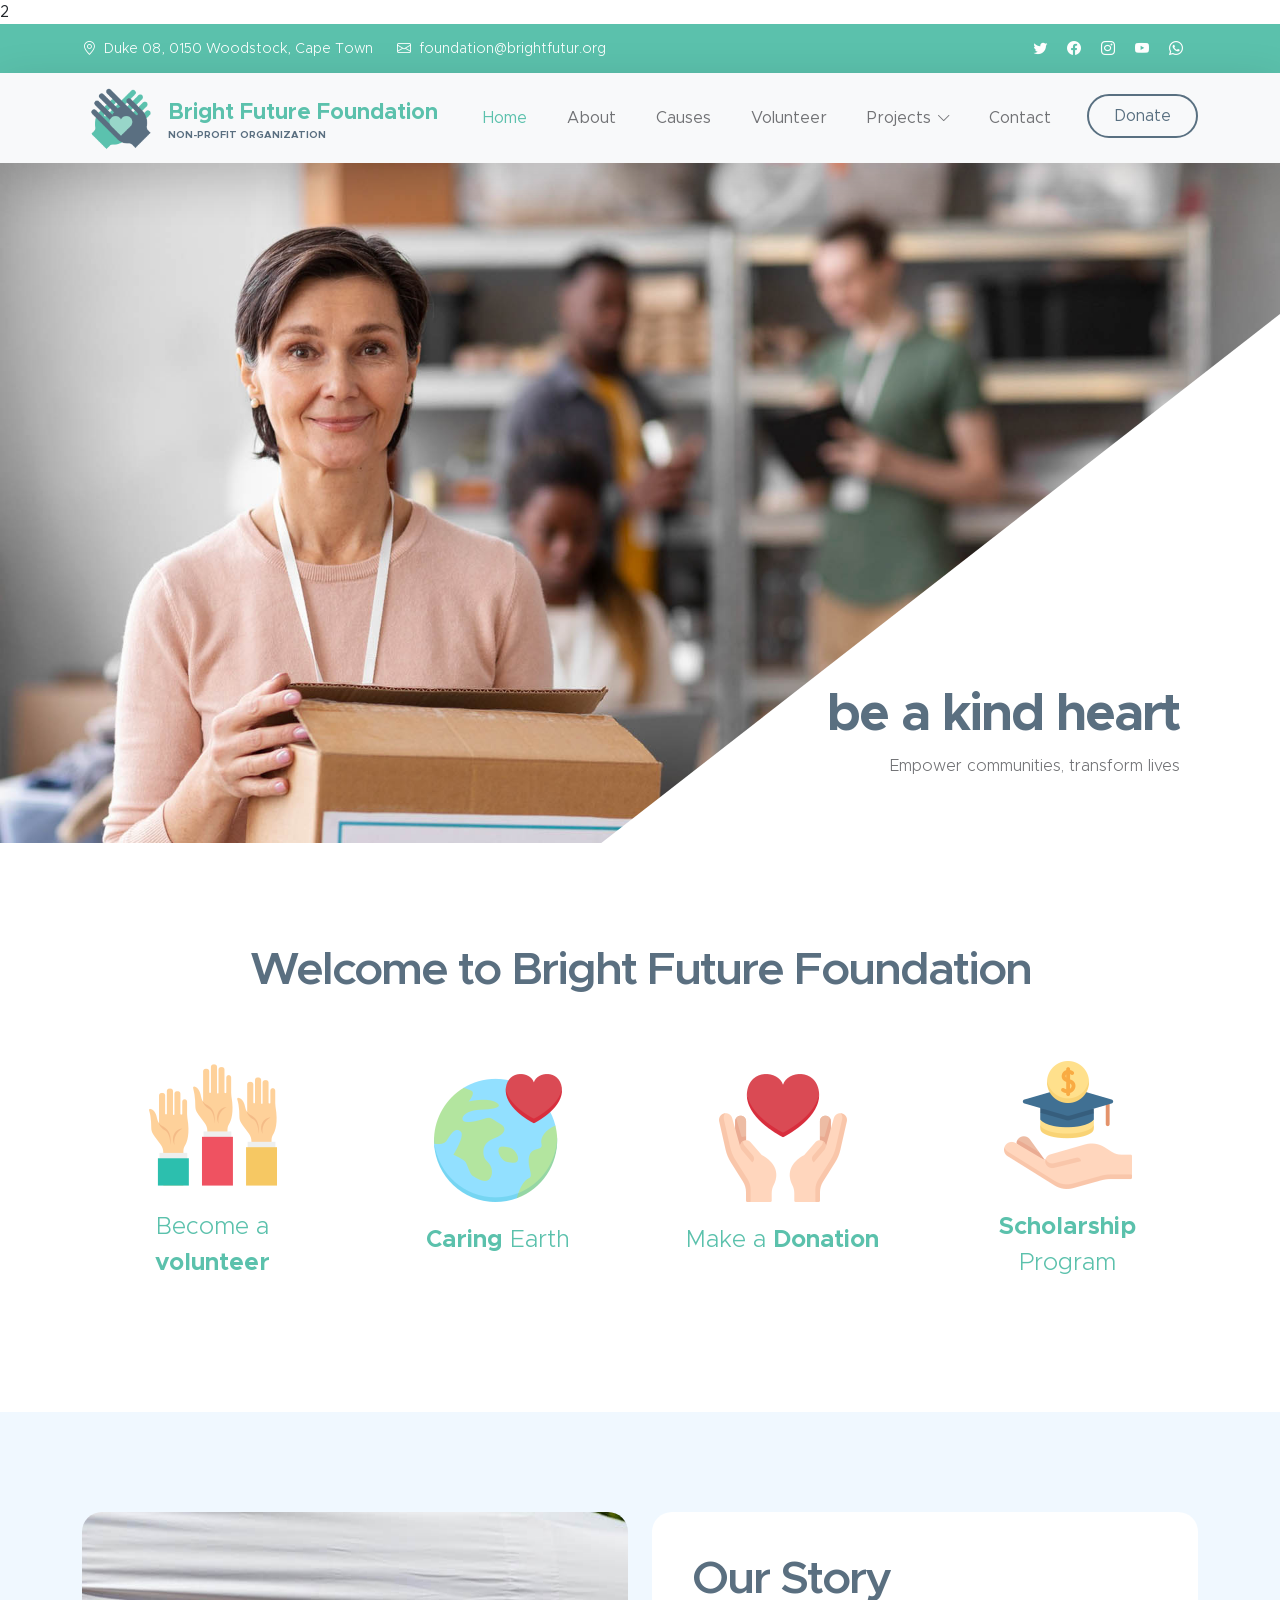
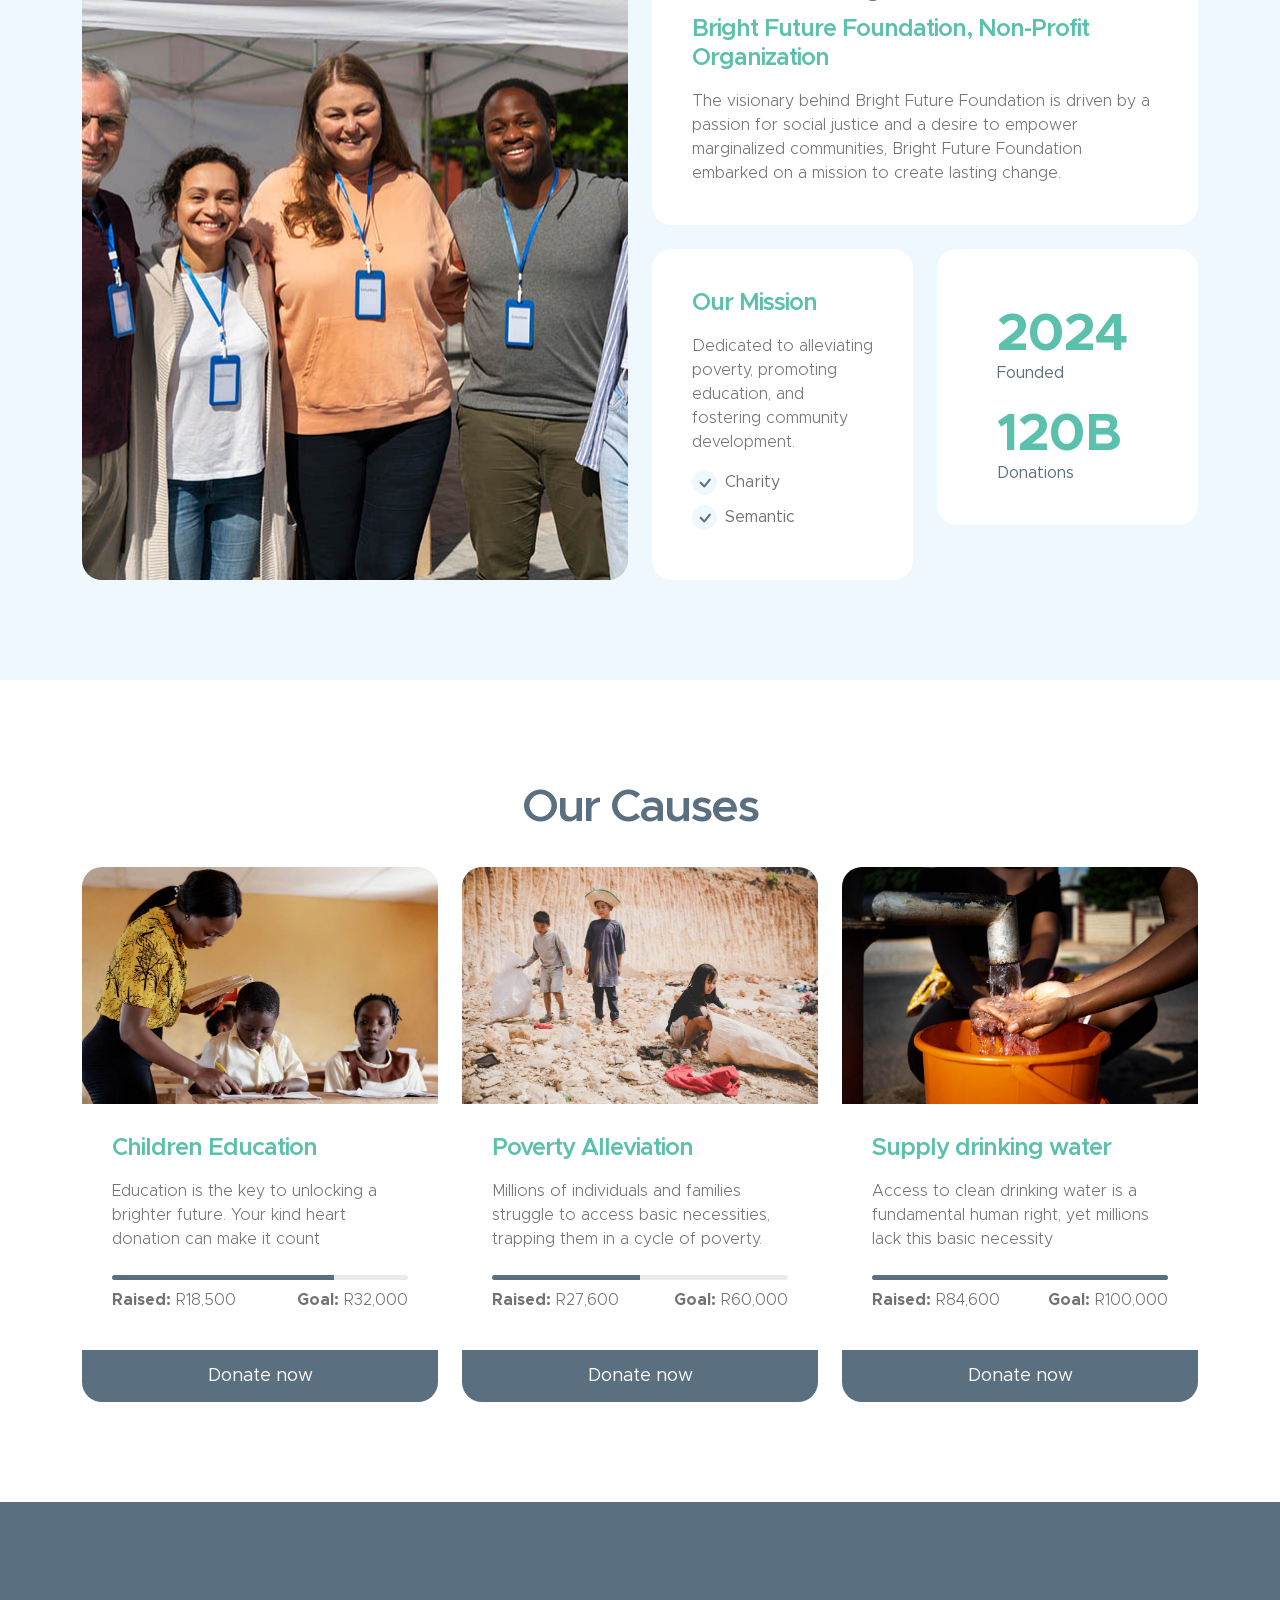
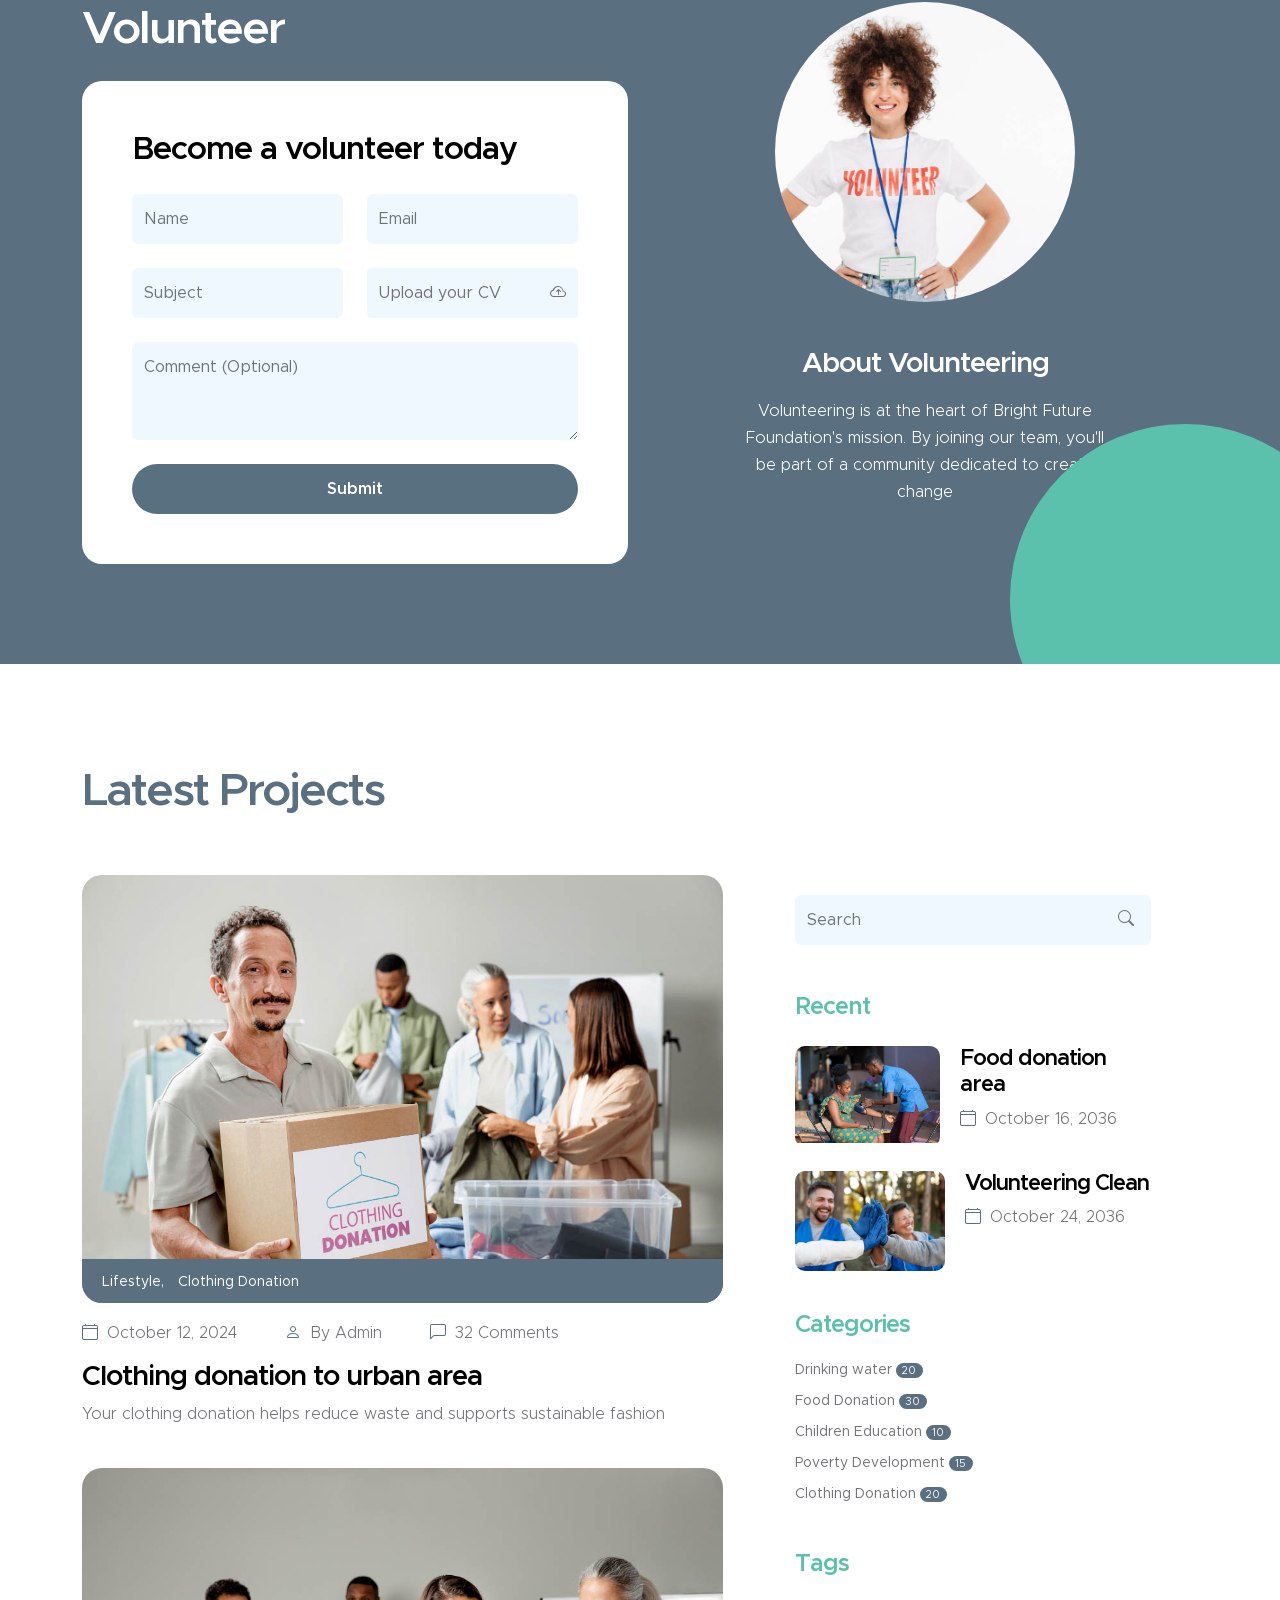
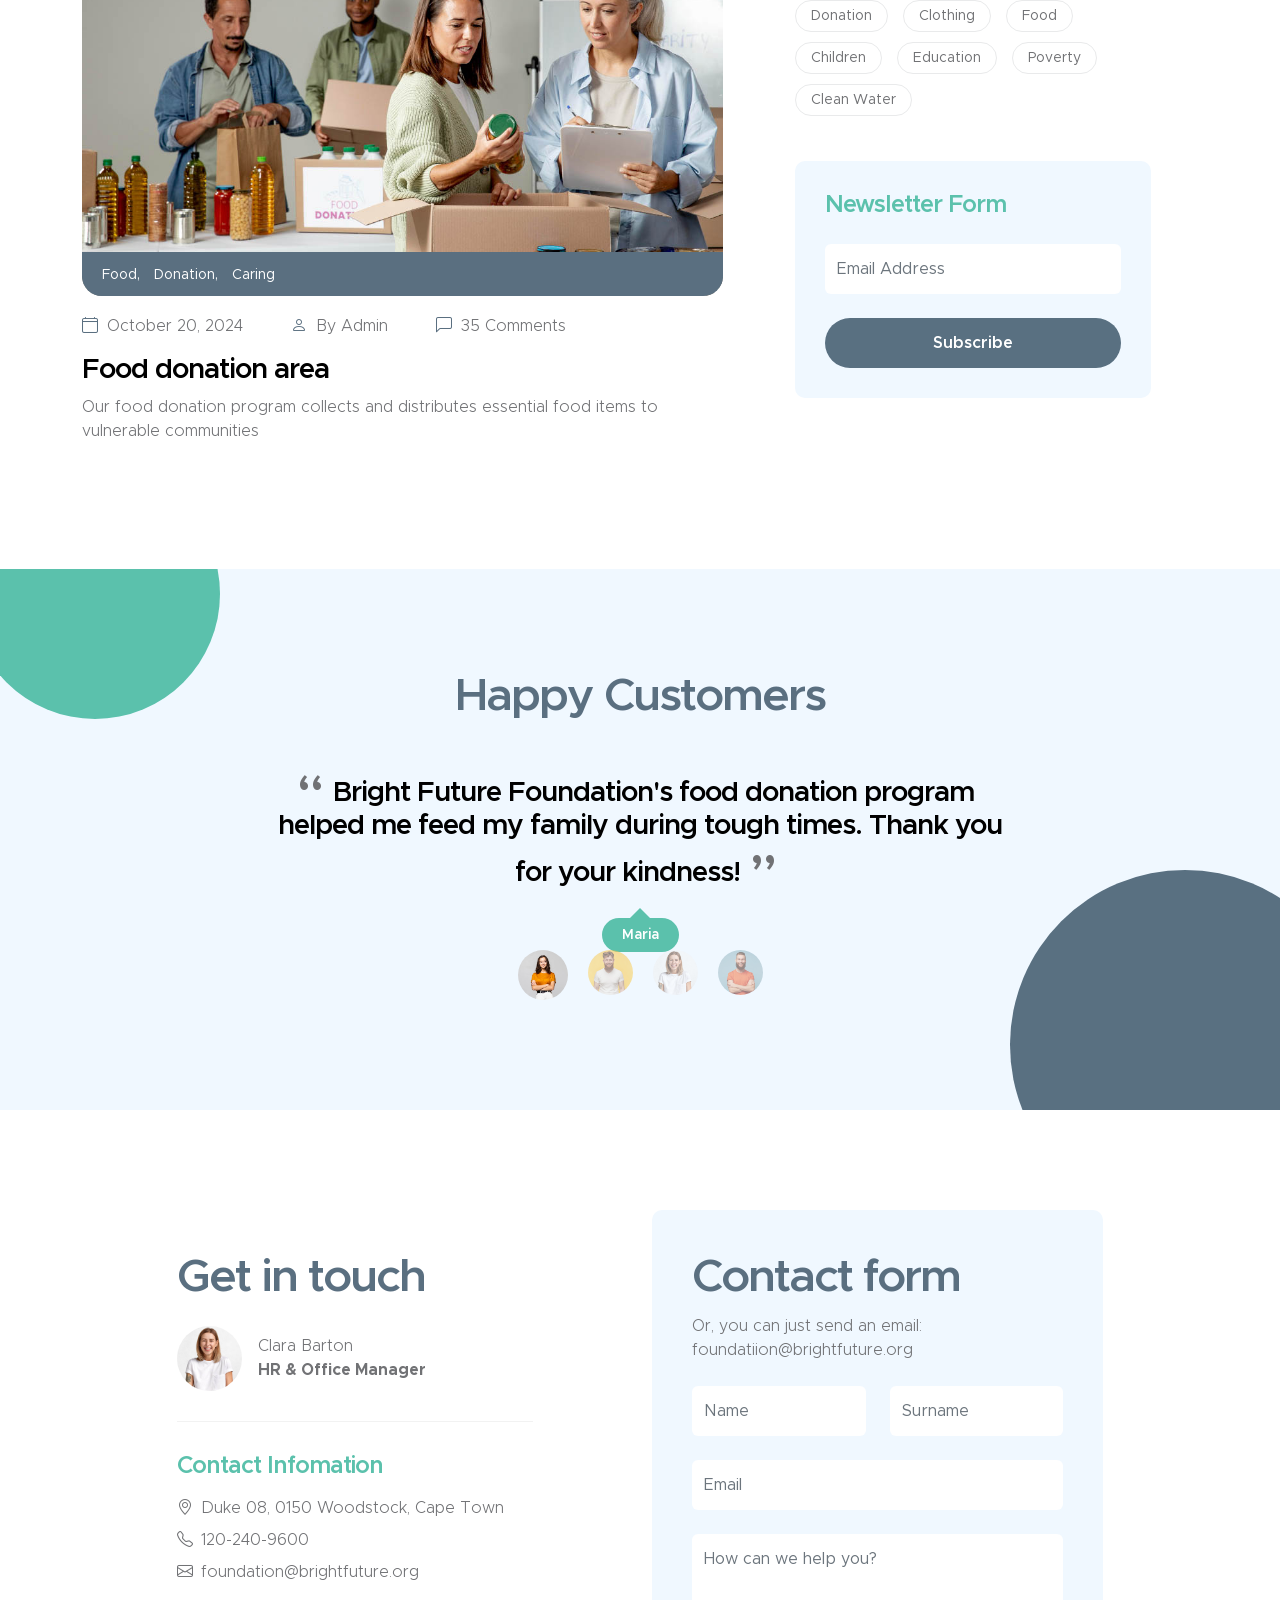
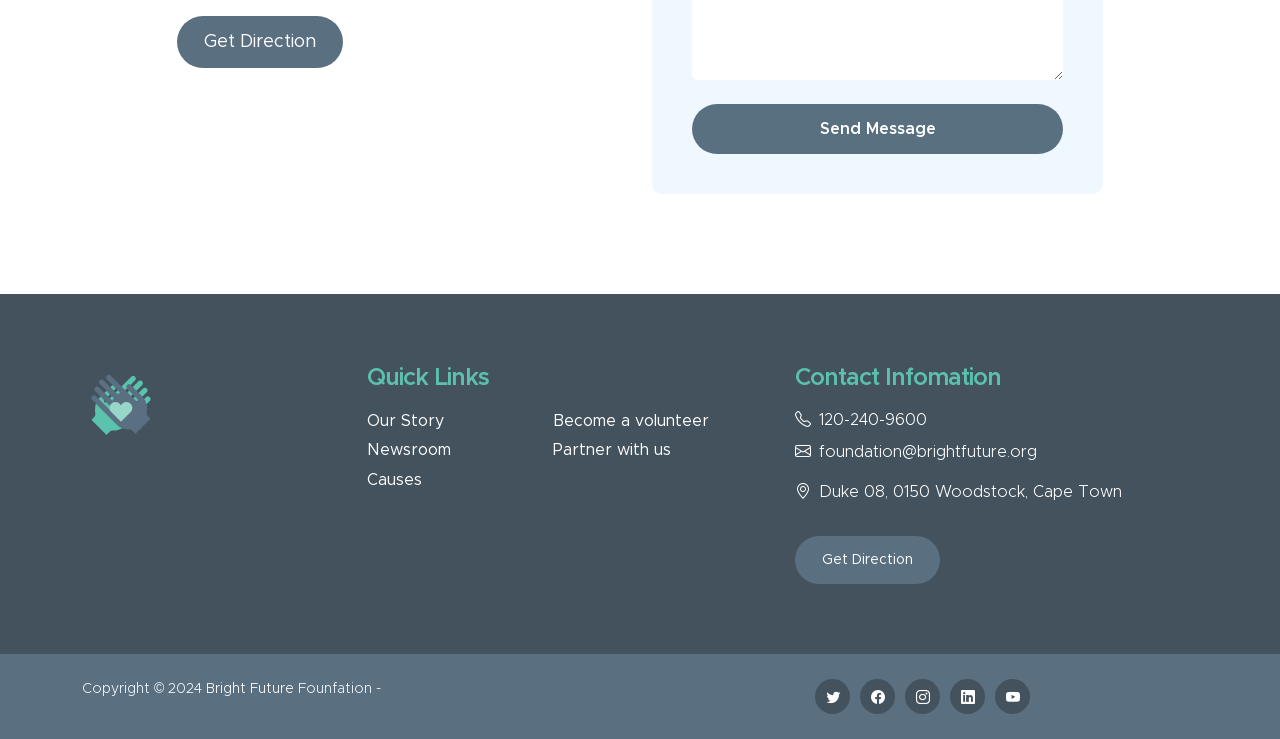
<file: Github portfolio artifacts/index.html>
<!doctype html>
<html lang="en">
    <head>
        <meta charset="utf-8">
        <meta name="viewport" content="width=device-width, initial-scale=1">

        <meta name="description" content="">
        <meta name="author" content="">

        <title>Bright Future Foundation</title>
        
        <link href="css/min.css" rel="stylesheet">

        <link href="css/icons.css" rel="stylesheet">2

        <link href="css/style.css" rel="stylesheet">
             


    </head>
    
    <body id="section_1">

        <header class="site-header">
            <div class="container">
                <div class="row">
                    
                    <div class="col-lg-8 col-12 d-flex flex-wrap">
                        <p class="d-flex me-4 mb-0">
                            <i class="bi-geo-alt me-2"></i>
                            Duke 08, 0150 Woodstock, Cape Town
                        </p>

                        <p class="d-flex mb-0">
                            <i class="bi-envelope me-2"></i>

                            <a href="mailto:info@company.com">
                                foundation@brightfutur.org
                            </a>
                        </p>
                    </div>

                    <div class="col-lg-3 col-12 ms-auto d-lg-block d-none">
                        <ul class="social-icon">
                            <li class="social-icon-item">
                                <a href="#" class="social-icon-link bi-twitter"></a>
                            </li>

                            <li class="social-icon-item">
                                <a href="#" class="social-icon-link bi-facebook"></a>
                            </li>

                            <li class="social-icon-item">
                                <a href="#" class="social-icon-link bi-instagram"></a>
                            </li>

                            <li class="social-icon-item">
                                <a href="#" class="social-icon-link bi-youtube"></a>
                            </li>

                            <li class="social-icon-item">
                                <a href="#" class="social-icon-link bi-whatsapp"></a>
                            </li>
                        </ul>
                    </div>

                </div>
            </div>
        </header>

        <nav class="navbar navbar-expand-lg bg-light shadow-lg">
            <div class="container">
                <a class="navbar-brand" href="index.html">
                    <img src="images/logo.png" class="logo img-fluid" alt="Kind Heart Charity">
                    <span>
                        Bright Future Foundation
                        <small>Non-profit Organization</small>
                    </span>
                </a>

                <button class="navbar-toggler" type="button" data-bs-toggle="collapse" data-bs-target="#navbarNav" aria-controls="navbarNav" aria-expanded="false" aria-label="Toggle navigation">
                    <span class="navbar-toggler-icon"></span>
                </button>

                <div class="collapse navbar-collapse" id="navbarNav">
                    <ul class="navbar-nav ms-auto">
                        <li class="nav-item">
                            <a class="nav-link click-scroll" href="#top">Home</a>
                        </li>

                        <li class="nav-item">
                            <a class="nav-link click-scroll" href="#section_2">About</a>
                        </li>

                        <li class="nav-item">
                            <a class="nav-link click-scroll" href="#section_3">Causes</a>
                        </li>

                        <li class="nav-item">
                            <a class="nav-link click-scroll" href="#section_4">Volunteer</a>
                        </li>

                        <li class="nav-item dropdown">
                            <a class="nav-link click-scroll dropdown-toggle" href="#section_5" id="navbarLightDropdownMenuLink" role="button" data-bs-toggle="dropdown" aria-expanded="false">Projects</a>

                            <ul class="dropdown-menu dropdown-menu-light" aria-labelledby="navbarLightDropdownMenuLink">
                                <li><a class="dropdown-item" href="news.html">Projects Listing</a></li>

                                <li><a class="dropdown-item" href="news-detail.html">Projects Detail</a></li>
                            </ul>
                        </li>

                        <li class="nav-item">
                            <a class="nav-link click-scroll" href="#section_6">Contact</a>
                        </li>

                        <li class="nav-item ms-3">
                            <a class="nav-link custom-btn custom-border-btn btn" href="donate.html">Donate</a>
                        </li>
                    </ul>
                </div>
            </div>
        </nav>

        <main>

            <section class="hero-section hero-section-full-height">
                <div class="container-fluid">
                    <div class="row">

                        <div class="col-lg-12 col-12 p-0">
                            <div id="hero-slide" class="carousel carousel-fade slide" data-bs-ride="carousel">
                                <div class="carousel-inner">
                                    <div class="carousel-item active">
                                        <img src="images/slide/volunteer-helping-with-donation-box.jpg" class="carousel-image img-fluid" alt="...">
                                        
                                        <div class="carousel-caption d-flex flex-column justify-content-end">
                                            <h1>be a kind heart</h1>
                                            
                                            <p>Empower communities, transform lives</p>
                                        </div>
                                    </div>

                                    <div class="carousel-item">
                                        <img src="images/slide/volunteer-selecting-organizing-clothes-donations-charity.jpg" class="carousel-image img-fluid" alt="...">
                                        
                                        <div class="carousel-caption d-flex flex-column justify-content-end">
                                            <h1>Non-profit</h1>
                                            
                                            <p>Bright Future Foundation: Making a Difference</p>
                                        </div>
                                    </div>

                                    <div class="carousel-item">
                                        <img src="images/slide/medium-shot-people-collecting-donations.jpg" class="carousel-image img-fluid" alt="...">
                                        
                                        <div class="carousel-caption d-flex flex-column justify-content-end">
                                            <h1>Humanity</h1>
                                            
                                            <p>Together for a Brighter Future</p>
                                        </div>
                                    </div>
                                </div>

                                <button class="carousel-control-prev" type="button" data-bs-target="#hero-slide" data-bs-slide="prev">
                                    <span class="carousel-control-prev-icon" aria-hidden="true"></span>
                                    <span class="visually-hidden">Previous</span>
                                </button>

                                <button class="carousel-control-next" type="button" data-bs-target="#hero-slide" data-bs-slide="next">
                                    <span class="carousel-control-next-icon" aria-hidden="true"></span>
                                    <span class="visually-hidden">Next</span>
                                </button>
                            </div>
                        </div>

                    </div>
                </div>
            </section>


            <section class="section-padding">
                <div class="container">
                    <div class="row">

                        <div class="col-lg-10 col-12 text-center mx-auto">
                            <h2 class="mb-5">Welcome to Bright Future Foundation</h2>
                        </div>

                        <div class="col-lg-3 col-md-6 col-12 mb-4 mb-lg-0">
                            <div class="featured-block d-flex justify-content-center align-items-center">
                                <a href="donate.html" class="d-block">
                                    <img src="images/icons/hands.png" class="featured-block-image img-fluid" alt="">

                                    <p class="featured-block-text">Become a <strong>volunteer</strong></p>
                                </a>
                            </div>
                        </div>

                        <div class="col-lg-3 col-md-6 col-12 mb-4 mb-lg-0 mb-md-4">
                            <div class="featured-block d-flex justify-content-center align-items-center">
                                <a href="donate.html" class="d-block">
                                    <img src="images/icons/heart.png" class="featured-block-image img-fluid" alt="">

                                    <p class="featured-block-text"><strong>Caring</strong> Earth</p>
                                </a>
                            </div>
                        </div>

                        <div class="col-lg-3 col-md-6 col-12 mb-4 mb-lg-0 mb-md-4">
                            <div class="featured-block d-flex justify-content-center align-items-center">
                                <a href="donate.html" class="d-block">
                                    <img src="images/icons/receive.png" class="featured-block-image img-fluid" alt="">

                                    <p class="featured-block-text">Make a <strong>Donation</strong></p>
                                </a>
                            </div>
                        </div>

                        <div class="col-lg-3 col-md-6 col-12 mb-4 mb-lg-0">
                            <div class="featured-block d-flex justify-content-center align-items-center">
                                <a href="donate.html" class="d-block">
                                    <img src="images/icons/scholarship.png" class="featured-block-image img-fluid" alt="">

                                    <p class="featured-block-text"><strong>Scholarship</strong> Program</p>
                                </a>
                            </div>
                        </div>

                    </div>
                </div>
            </section>

            <section class="section-padding section-bg" id="section_2">
                <div class="container">
                    <div class="row">

                        <div class="col-lg-6 col-12 mb-5 mb-lg-0">
                            <img src="images/group-people-volunteering-foodbank-poor-people.jpg" class="custom-text-box-image img-fluid" alt="">
                        </div>

                        <div class="col-lg-6 col-12">
                            <div class="custom-text-box">
                                <h2 class="mb-2">Our Story</h2>

                                <h5 class="mb-3">Bright Future Foundation, Non-Profit Organization</h5>

                                <p class="mb-0">The visionary behind Bright Future Foundation is driven by a passion for social justice and a desire to empower marginalized communities, Bright Future Foundation embarked on a mission to create lasting change.</p>
                            </div>
                            
                            <div class="row">
                                <div class="col-lg-6 col-md-6 col-12">
                                    <div class="custom-text-box mb-lg-0">
                                        <h5 class="mb-3">Our Mission</h5>

                                        <p>Dedicated to alleviating poverty, promoting education, and fostering community development.</p>

                                        <ul class="custom-list mt-2">
                                            <li class="custom-list-item d-flex">
                                                <i class="bi-check custom-text-box-icon me-2"></i>
                                                Charity
                                            </li>

                                            <li class="custom-list-item d-flex">
                                                <i class="bi-check custom-text-box-icon me-2"></i>
                                                Semantic
                                            </li>
                                        </ul>
                                    </div>
                                </div>

                                <div class="col-lg-6 col-md-6 col-12">
                                    <div class="custom-text-box d-flex flex-wrap d-lg-block mb-lg-0">
                                        <div class="counter-thumb"> 
                                            <div class="d-flex">
                                                <span class="counter-number" data-from="1" data-to="2024" data-speed="1000"></span>
                                                <span class="counter-number-text"></span>
                                            </div>

                                            <span class="counter-text">Founded</span>
                                        </div> 

                                        <div class="counter-thumb mt-4"> 
                                            <div class="d-flex">
                                                <span class="counter-number" data-from="1" data-to="120" data-speed="1000"></span>
                                                <span class="counter-number-text">B</span>
                                            </div>

                                            <span class="counter-text">Donations</span>
                                        </div> 
                                    </div>
                                </div>
                            </div>
                        </div>

                    </div>
                </div>
            </section>


            


            <section class="section-padding" id="section_3">
                <div class="container">
                    <div class="row">

                        <div class="col-lg-12 col-12 text-center mb-4">
                            <h2>Our Causes</h2>
                        </div>

                        <div class="col-lg-4 col-md-6 col-12 mb-4 mb-lg-0">
                            <div class="custom-block-wrap">
                                <img src="images/causes/group-african-kids-paying-attention-class.jpg" class="custom-block-image img-fluid" alt="">

                                <div class="custom-block">
                                    <div class="custom-block-body">
                                        <h5 class="mb-3">Children Education</h5>

                                        <p>Education is the key to unlocking a brighter future. Your kind heart donation can make it count</p>

                                        <div class="progress mt-4">
                                            <div class="progress-bar w-75" role="progressbar" aria-valuenow="75" aria-valuemin="0" aria-valuemax="100"></div>
                                        </div>

                                        <div class="d-flex align-items-center my-2">
                                            <p class="mb-0">
                                                <strong>Raised:</strong>
                                                R18,500
                                            </p>

                                            <p class="ms-auto mb-0">
                                                <strong>Goal:</strong>
                                                R32,000
                                            </p>
                                        </div>
                                    </div>

                                    <a href="donate.html" class="custom-btn btn">Donate now</a>
                                </div>
                            </div>
                        </div>

                        <div class="col-lg-4 col-md-6 col-12 mb-4 mb-lg-0">
                            <div class="custom-block-wrap">
                                <img src="images/causes/poor-child-landfill-looks-forward-with-hope.jpg" class="custom-block-image img-fluid" alt="">

                                <div class="custom-block">
                                    <div class="custom-block-body">
                                        <h5 class="mb-3">Poverty Alleviation</h5>

                                        <p>Millions of individuals and families struggle to access basic necessities, trapping them in a cycle of poverty.</p>

                                        <div class="progress mt-4">
                                            <div class="progress-bar w-50" role="progressbar" aria-valuenow="50" aria-valuemin="0" aria-valuemax="100"></div>
                                        </div>

                                        <div class="d-flex align-items-center my-2">
                                            <p class="mb-0">
                                                <strong>Raised:</strong>
                                                R27,600
                                            </p>

                                            <p class="ms-auto mb-0">
                                                <strong>Goal:</strong>
                                                R60,000
                                            </p>
                                        </div>
                                    </div>

                                    <a href="donate.html" class="custom-btn btn">Donate now</a>
                                </div>
                            </div>
                        </div>

                        <div class="col-lg-4 col-md-6 col-12">
                            <div class="custom-block-wrap">
                                <img src="images/causes/african-woman-pouring-water-recipient-outdoors.jpg" class="custom-block-image img-fluid" alt="">

                                <div class="custom-block">
                                    <div class="custom-block-body">
                                        <h5 class="mb-3">Supply drinking water</h5>

                                        <p>Access to clean drinking water is a fundamental human right, yet millions lack this basic necessity</p>

                                        <div class="progress mt-4">
                                            <div class="progress-bar w-100" role="progressbar" aria-valuenow="100" aria-valuemin="0" aria-valuemax="100"></div>
                                        </div>

                                        <div class="d-flex align-items-center my-2">
                                            <p class="mb-0">
                                                <strong>Raised:</strong>
                                                R84,600
                                            </p>

                                            <p class="ms-auto mb-0">
                                                <strong>Goal:</strong>
                                                R100,000
                                            </p>
                                        </div>
                                    </div>

                                    <a href="donate.html" class="custom-btn btn">Donate now</a>
                                </div>
                            </div>
                        </div>

                    </div>
                </div>
            </section>

            <section class="volunteer-section section-padding" id="section_4">
                <div class="container">
                    <div class="row">

                        <div class="col-lg-6 col-12">
                            <h2 class="text-white mb-4">Volunteer</h2>

                            <form class="custom-form volunteer-form mb-5 mb-lg-0" action="#" method="post" role="form">
                                <h3 class="mb-4">Become a volunteer today</h3>

                                <div class="row">
                                    <div class="col-lg-6 col-12">
                                        <input type="text" name="volunteer-name" id="volunteer-name" class="form-control" placeholder="Name" required>
                                    </div>

                                    <div class="col-lg-6 col-12">    
                                        <input type="email" name="volunteer-email" id="volunteer-email" pattern="[^ @]*@[^ @]*" class="form-control" placeholder="Email" required>
                                    </div>

                                    <div class="col-lg-6 col-12">
                                        <input type="text" name="volunteer-subject" id="volunteer-subject" class="form-control" placeholder="Subject" required>
                                    </div>

                                    <div class="col-lg-6 col-12">
                                        <div class="input-group input-group-file">
                                            <input type="file" class="form-control" id="inputGroupFile02">
                                            
                                            <label class="input-group-text" for="inputGroupFile02">Upload your CV</label>

                                            <i class="bi-cloud-arrow-up ms-auto"></i>
                                        </div>
                                    </div>
                                </div>

                                <textarea name="volunteer-message" rows="3" class="form-control" id="volunteer-message" placeholder="Comment (Optional)"></textarea>

                                <button type="submit" class="form-control">Submit</button>
                            </form>
                        </div>

                        <div class="col-lg-6 col-12">
                            <img src="images/smiling-casual-woman-dressed-volunteer-t-shirt-with-badge.jpg" class="volunteer-image img-fluid" alt="">

                            <div class="custom-block-body text-center">
                                <h4 class="text-white mt-lg-3 mb-lg-3">About Volunteering</h4>

                                <p class="text-white">Volunteering is at the heart of Bright Future Foundation's mission. By joining our team, you'll be part of a community dedicated to create change</p>
                            </div>
                        </div>

                    </div>
                </div>
            </section>

            <section class="news-section section-padding" id="section_5">
                <div class="container">
                    <div class="row">

                        <div class="col-lg-12 col-12 mb-5">
                            <h2>Latest Projects</h2>
                        </div>

                        <div class="col-lg-7 col-12">
                            <div class="news-block">
                                <div class="news-block-top">
                                    <a href="news-detail.html">
                                        <img src="images/news/medium-shot-volunteers-with-clothing-donations.jpg" class="news-image img-fluid" alt="">
                                    </a>

                                    <div class="news-category-block">
                                        <a href="#" class="category-block-link">
                                            Lifestyle,
                                        </a>

                                        <a href="#" class="category-block-link">
                                            Clothing Donation
                                        </a>
                                    </div>
                                </div>

                                <div class="news-block-info">
                                    <div class="d-flex mt-2">
                                        <div class="news-block-date">
                                            <p>
                                                <i class="bi-calendar4 custom-icon me-1"></i>
                                                October 12, 2024
                                            </p>
                                        </div>

                                        <div class="news-block-author mx-5">
                                            <p>
                                                <i class="bi-person custom-icon me-1"></i>
                                                By Admin
                                            </p>
                                        </div>

                                        <div class="news-block-comment">
                                            <p>
                                                <i class="bi-chat-left custom-icon me-1"></i>
                                                32 Comments
                                            </p>
                                        </div>
                                    </div>

                                    <div class="news-block-title mb-2">
                                        <h4><a href="news-detail.html" class="news-block-title-link">Clothing donation to urban area</a></h4>
                                    </div>

                                    <div class="news-block-body">
                                        <p>Your clothing donation helps reduce waste and supports sustainable fashion</p>
                                    </div>
                                </div>
                            </div>

                            <div class="news-block mt-3">
                                <div class="news-block-top">
                                    <a href="news-detail.html">
                                        <img src="images/news/medium-shot-people-collecting-foodstuff.jpg" class="news-image img-fluid" alt="">
                                    </a>

                                    <div class="news-category-block">
                                        <a href="#" class="category-block-link">
                                            Food,
                                        </a>

                                        <a href="#" class="category-block-link">
                                            Donation,
                                        </a>

                                        <a href="#" class="category-block-link">
                                            Caring
                                        </a>
                                    </div>
                                </div>

                                <div class="news-block-info">
                                    <div class="d-flex mt-2">
                                        <div class="news-block-date">
                                            <p>
                                                <i class="bi-calendar4 custom-icon me-1"></i>
                                                October 20, 2024
                                            </p>
                                        </div>

                                        <div class="news-block-author mx-5">
                                            <p>
                                                <i class="bi-person custom-icon me-1"></i>
                                                By Admin
                                            </p>
                                        </div>

                                        <div class="news-block-comment">
                                            <p>
                                                <i class="bi-chat-left custom-icon me-1"></i>
                                                35 Comments
                                            </p>
                                        </div>
                                    </div>

                                    <div class="news-block-title mb-2">
                                        <h4><a href="news-detail.html" class="news-block-title-link">Food donation area</a></h4>
                                    </div>

                                    <div class="news-block-body">
                                        <p>Our food donation program collects and distributes essential food items to vulnerable communities</p>
                                    </div>
                                </div>
                            </div>
                        </div>

                        <div class="col-lg-4 col-12 mx-auto">
                            <form class="custom-form search-form" action="#" method="get" role="form">
                                <input name="search" type="search" class="form-control" id="search" placeholder="Search" aria-label="Search">

                                <button type="submit" class="form-control">
                                    <i class="bi-search"></i>
                                </button>
                            </form>

                            <h5 class="mt-5 mb-3">Recent </h5>

                            <div class="news-block news-block-two-col d-flex mt-4">
                                <div class="news-block-two-col-image-wrap">
                                    <a href="news-detail.html">
                                        <img src="images/news/africa-humanitarian-aid-doctor.jpg" class="news-image img-fluid" alt="">
                                    </a>
                                </div>

                                <div class="news-block-two-col-info">
                                    <div class="news-block-title mb-2">
                                        <h6><a href="news-detail.html" class="news-block-title-link">Food donation area</a></h6>
                                    </div>

                                    <div class="news-block-date">
                                        <p>
                                            <i class="bi-calendar4 custom-icon me-1"></i>
                                            October 16, 2036
                                        </p>
                                    </div>
                                </div>
                            </div>

                            <div class="news-block news-block-two-col d-flex mt-4">
                                <div class="news-block-two-col-image-wrap">
                                    <a href="news-detail.html">
                                        <img src="images/news/close-up-happy-people-working-together.jpg" class="news-image img-fluid" alt="">
                                    </a>
                                </div>

                                <div class="news-block-two-col-info">
                                    <div class="news-block-title mb-2">
                                        <h6><a href="news-detail.html" class="news-block-title-link">Volunteering Clean</a></h6>
                                    </div>

                                    <div class="news-block-date">
                                        <p>
                                            <i class="bi-calendar4 custom-icon me-1"></i>
                                            October 24, 2036
                                        </p>
                                    </div>
                                </div>
                            </div>

                            <div class="category-block d-flex flex-column">
                                <h5 class="mb-3">Categories</h5>

                                <a href="#" class="category-block-link">
                                    Drinking water
                                    <span class="badge">20</span>
                                </a>

                                <a href="#" class="category-block-link">
                                    Food Donation
                                    <span class="badge">30</span>
                                </a>

                                <a href="#" class="category-block-link">
                                    Children Education
                                    <span class="badge">10</span>
                                </a>

                                <a href="#" class="category-block-link">
                                    Poverty Development
                                    <span class="badge">15</span>
                                </a>

                                <a href="#" class="category-block-link">
                                    Clothing Donation
                                    <span class="badge">20</span>
                                </a>
                            </div>

                            <div class="tags-block">
                                <h5 class="mb-3">Tags</h5>

                                <a href="#" class="tags-block-link">
                                    Donation
                                </a>

                                <a href="#" class="tags-block-link">
                                    Clothing
                                </a>

                                <a href="#" class="tags-block-link">
                                    Food
                                </a>

                                <a href="#" class="tags-block-link">
                                    Children
                                </a>

                                <a href="#" class="tags-block-link">
                                    Education
                                </a>

                                <a href="#" class="tags-block-link">
                                    Poverty
                                </a>

                                <a href="#" class="tags-block-link">
                                    Clean Water
                                </a>
                            </div>

                            <form class="custom-form subscribe-form" action="#" method="get" role="form">
                                <h5 class="mb-4">Newsletter Form</h5>

                                <input type="email" name="subscribe-email" id="subscribe-email" pattern="[^ @]*@[^ @]*" class="form-control" placeholder="Email Address" required>

                                <div class="col-lg-12 col-12">
                                    <button type="submit" class="form-control">Subscribe</button>
                                </div>
                            </form>
                        </div>

                    </div>
                </div>
            </section>


            <section class="testimonial-section section-padding section-bg">
                <div class="container">
                    <div class="row">

                        <div class="col-lg-8 col-12 mx-auto">
                            <h2 class="mb-lg-3">Happy Customers</h2>
                            
                                <div id="testimonial-carousel" class="carousel carousel-fade slide" data-bs-ride="carousel">

                                    <div class="carousel-inner">
                                        <div class="carousel-item active">
                                           <div class="carousel-caption">
                                                <h4 class="carousel-title">Bright Future Foundation's food donation program helped me feed my family during tough times. Thank you for your kindness!</h4>

                                                <small class="carousel-name"><span class="carousel-name-title">Maria</span></small>
                                           </div>
                                        </div>

                                        <div class="carousel-item">
                                            <div class="carousel-caption">
                                                <h4 class="carousel-title">Bright Future Foundation's education support empowered me to pursue my dreams. I'm forever grateful</h4>

                                                <small class="carousel-name"><span class="carousel-name-title">Thomas</span></small>
                                            </div>
                                        </div>

                                        <div class="carousel-item">
                                            <div class="carousel-caption">
                                                <h4 class="carousel-title">Volunteering with Bright Future Foundation was life-changing. I met amazing people and made a real difference</h4>

                                                <small class="carousel-name"><span class="carousel-name-title">Jane</span></small>
                                            </div>
                                        </div>

                                        <div class="carousel-item">
                                            <div class="carousel-caption">
                                                <h4 class="carousel-title">Supporting Bright Future Foundation has been incredibly rewarding. Seeing the impact of my donation is truly humbling.</h4>

                                                <small class="carousel-name"><span class="carousel-name-title">Bob</span></small>
                                           </div>
                                        </div>

                                          <ol class="carousel-indicators">
                                               <li data-bs-target="#testimonial-carousel" data-bs-slide-to="0" class="active">
                                                    <img src="images/avatar/portrait-beautiful-young-woman-standing-grey-wall.jpg" class="img-fluid rounded-circle avatar-image" alt="avatar">
                                               </li>

                                               <li data-bs-target="#testimonial-carousel" data-bs-slide-to="1" class="">
                                                    <img src="images/avatar/portrait-young-redhead-bearded-male.jpg" class="img-fluid rounded-circle avatar-image" alt="avatar">
                                               </li>

                                               <li data-bs-target="#testimonial-carousel" data-bs-slide-to="2" class="">
                                                    <img src="images/avatar/pretty-blonde-woman-wearing-white-t-shirt.jpg" class="img-fluid rounded-circle avatar-image" alt="avatar">
                                               </li>

                                               <li data-bs-target="#testimonial-carousel" data-bs-slide-to="3" class="">
                                                    <img src="images/avatar/studio-portrait-emotional-happy-funny.jpg" class="img-fluid rounded-circle avatar-image" alt="avatar">
                                               </li>
                                          </ol>

                                 </div>
                            </div>
                        </div>

                    </div>
                </div>
            </section>


            <section class="contact-section section-padding" id="section_6">
                <div class="container">
                    <div class="row">

                        <div class="col-lg-4 col-12 ms-auto mb-5 mb-lg-0">
                            <div class="contact-info-wrap">
                                <h2>Get in touch</h2>

                                <div class="contact-image-wrap d-flex flex-wrap">
                                    <img src="images/avatar/pretty-blonde-woman-wearing-white-t-shirt.jpg" class="img-fluid avatar-image" alt="">

                                    <div class="d-flex flex-column justify-content-center ms-3">
                                        <p class="mb-0">Clara Barton</p>
                                        <p class="mb-0"><strong>HR & Office Manager</strong></p>
                                    </div>
                                </div>

                                <div class="contact-info">
                                    <h5 class="mb-3">Contact Infomation</h5>

                                    <p class="d-flex mb-2">
                                        <i class="bi-geo-alt me-2"></i>
                                        Duke 08, 0150 Woodstock, Cape Town
                                    </p>

                                    <p class="d-flex mb-2">
                                        <i class="bi-telephone me-2"></i>

                                        <a href="tel: 120-240-9600">
                                            120-240-9600
                                        </a>
                                    </p>

                                    <p class="d-flex">
                                        <i class="bi-envelope me-2"></i>

                                        <a href="mailto:info@yourgmail.com">
                                            foundation@brightfuture.org
                                        </a>
                                    </p>

                                    <a href="#" class="custom-btn btn mt-3">Get Direction</a>
                                </div>
                            </div>
                        </div>

                        <div class="col-lg-5 col-12 mx-auto">
                            <form class="custom-form contact-form" action="#" method="post" role="form">
                                <h2>Contact form</h2>

                                <p class="mb-4">Or, you can just send an email:
                                    <a href="#">foundatiion@brightfuture.org</a>
                                </p>
                                <div class="row">
                                    <div class="col-lg-6 col-md-6 col-12">
                                        <input type="text" name="first-name" id="first-name" class="form-control" placeholder="Name" required>
                                    </div>

                                    <div class="col-lg-6 col-md-6 col-12">
                                        <input type="text" name="last-name" id="last-name" class="form-control" placeholder="Surname" required>
                                    </div>
                                </div>

                                <input type="email" name="email" id="email" pattern="[^ @]*@[^ @]*" class="form-control" placeholder="Email" required>

                                <textarea name="message" rows="5" class="form-control" id="message" placeholder="How can we help you?"></textarea>

                                <button type="submit" class="form-control">Send Message</button>
                            </form>
                        </div>

                    </div>
                </div>
            </section>
        </main>

        <footer class="site-footer">
            <div class="container">
                <div class="row">
                    <div class="col-lg-3 col-12 mb-4">
                        <img src="images/logo.png" class="logo img-fluid" alt="">
                    </div>

                    <div class="col-lg-4 col-md-6 col-12 mb-4">
                        <h5 class="site-footer-title mb-3">Quick Links</h5>

                        <ul class="footer-menu">
                            <li class="footer-menu-item"><a href="#" class="footer-menu-link">Our Story</a></li>

                            <li class="footer-menu-item"><a href="#" class="footer-menu-link">Newsroom</a></li>

                            <li class="footer-menu-item"><a href="#" class="footer-menu-link">Causes</a></li>

                            <li class="footer-menu-item"><a href="#" class="footer-menu-link">Become a volunteer</a></li>

                            <li class="footer-menu-item"><a href="#" class="footer-menu-link">Partner with us</a></li>
                        </ul>
                    </div>

                    <div class="col-lg-4 col-md-6 col-12 mx-auto">
                        <h5 class="site-footer-title mb-3">Contact Infomation</h5>

                        <p class="text-white d-flex mb-2">
                            <i class="bi-telephone me-2"></i>

                            <a href="tel: 120-240-9600" class="site-footer-link">
                                120-240-9600
                            </a>
                        </p>

                        <p class="text-white d-flex">
                            <i class="bi-envelope me-2"></i>

                            <a href="mailto:info@yourgmail.com" class="site-footer-link">
                                foundation@brightfuture.org
                            </a>
                        </p>

                        <p class="text-white d-flex mt-3">
                            <i class="bi-geo-alt me-2"></i>
                               Duke 08, 0150 Woodstock, Cape Town
                        </p>

                        <a href="#" class="custom-btn btn mt-3">Get Direction</a>
                    </div>
                </div>
            </div>

            <div class="site-footer-bottom">
                <div class="container">
                    <div class="row">

                        <div class="col-lg-6 col-md-7 col-12">
                            <p class="copyright-text mb-0">Copyright © 2024 <a href="#">Bright Future</a> Founfation -
                        </div>
                        
                        <div class="col-lg-6 col-md-5 col-12 d-flex justify-content-center align-items-center mx-auto">
                            <ul class="social-icon">
                                <li class="social-icon-item">
                                    <a href="#" class="social-icon-link bi-twitter"></a>
                                </li>

                                <li class="social-icon-item">
                                    <a href="#" class="social-icon-link bi-facebook"></a>
                                </li>

                                <li class="social-icon-item">
                                    <a href="#" class="social-icon-link bi-instagram"></a>
                                </li>

                                <li class="social-icon-item">
                                    <a href="#" class="social-icon-link bi-linkedin"></a>
                                </li>

                                <li class="social-icon-item">
                                    <a href="" class="social-icon-link bi-youtube"></a>
                                </li>
                            </ul>
                        </div>
                        
                    </div>
                </div>
            </div>
        </footer>

       
        <script src="js/jquery.min.js"></script>
        <script src="js/bootstrap.min.js"></script>
        <script src="js/jquery.sticky.js"></script>
        <script src="js/click-scroll.js"></script>
        <script src="js/counter.js"></script>
        <script src="js/custom.js"></script>

    </body>
</html>
</file>
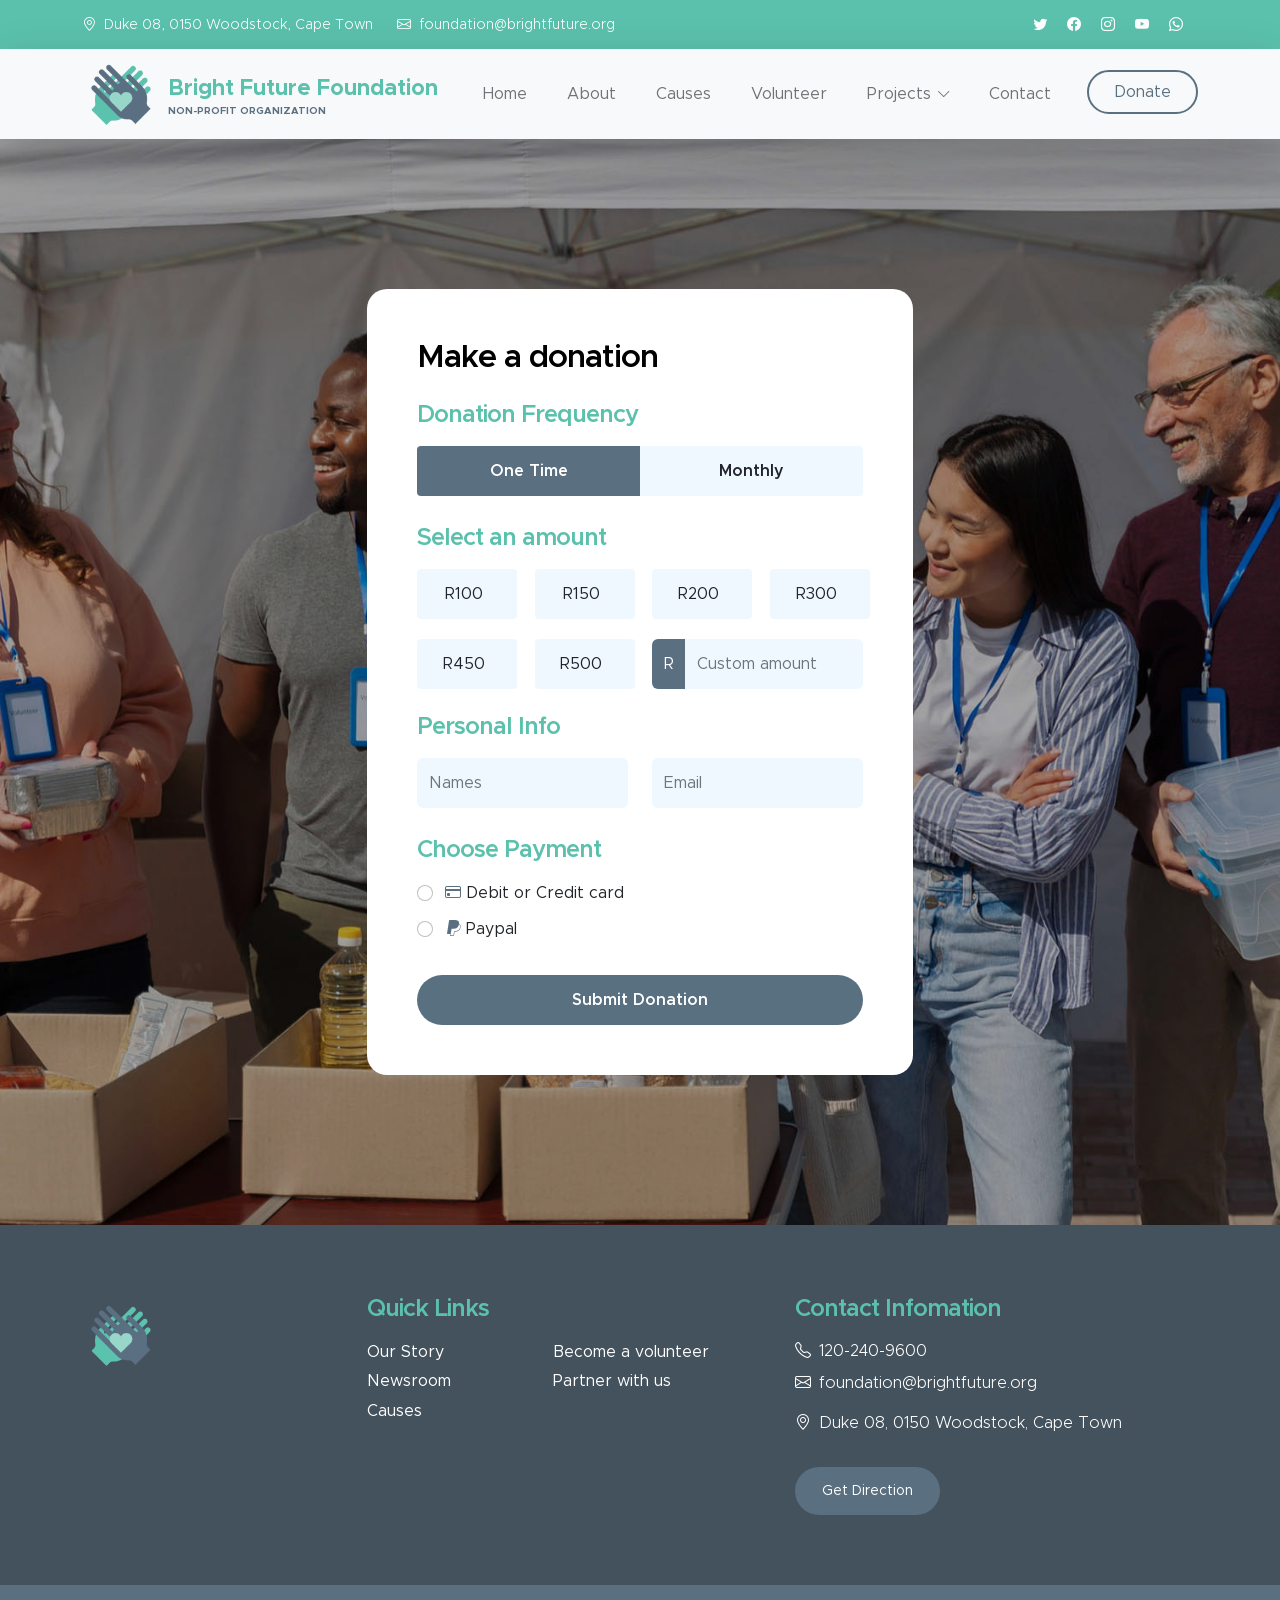
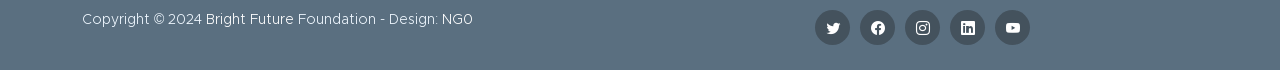
<file: Github portfolio artifacts/donate.html>
<!doctype html>
<html lang="en">
    <head>
        <meta charset="utf-8">
        <meta name="viewport" content="width=device-width, initial-scale=1">

        <meta name="description" content="">
        <meta name="author" content="">

        <title>Donation</title>

               
        <link href="css/min.css" rel="stylesheet">

        <link href="css/icons.css" rel="stylesheet">

        <link href="css/style.css" rel="stylesheet">

    </head>
    
    <body>

        <header class="site-header">
            <div class="container">
                <div class="row">
                    
                    <div class="col-lg-8 col-12 d-flex flex-wrap">
                        <p class="d-flex me-4 mb-0">
                            <i class="bi-geo-alt me-2"></i>
                            Duke 08, 0150 Woodstock, Cape Town
                        </p>

                        <p class="d-flex mb-0">
                            <i class="bi-envelope me-2"></i>

                            <a href="mailto:info@company.com">
                                foundation@brightfuture.org
                            </a>
                        </p>
                    </div>

                    <div class="col-lg-3 col-12 ms-auto d-lg-block d-none">
                        <ul class="social-icon">
                            <li class="social-icon-item">
                                <a href="#" class="social-icon-link bi-twitter"></a>
                            </li>

                            <li class="social-icon-item">
                                <a href="#" class="social-icon-link bi-facebook"></a>
                            </li>

                            <li class="social-icon-item">
                                <a href="#" class="social-icon-link bi-instagram"></a>
                            </li>

                            <li class="social-icon-item">
                                <a href="#" class="social-icon-link bi-youtube"></a>
                            </li>

                            <li class="social-icon-item">
                                <a href="#" class="social-icon-link bi-whatsapp"></a>
                            </li>
                        </ul>
                    </div>

                </div>
            </div>
        </header>

        <nav class="navbar navbar-expand-lg bg-light shadow-lg">
            <div class="container">
                <a class="navbar-brand" href="index.html">
                    <img src="images/logo.png" class="logo img-fluid" alt="">
                    <span>
                        Bright Future Foundation
                        <small>Non-profit Organization</small>
                    </span>
                </a>

                <button class="navbar-toggler" type="button" data-bs-toggle="collapse" data-bs-target="#navbarNav" aria-controls="navbarNav" aria-expanded="false" aria-label="Toggle navigation">
                    <span class="navbar-toggler-icon"></span>
                </button>

                <div class="collapse navbar-collapse" id="navbarNav">
                    <ul class="navbar-nav ms-auto">
                        <li class="nav-item">
                            <a class="nav-link click-scroll" href="index.html#section_1">Home</a>
                        </li>

                        <li class="nav-item">
                            <a class="nav-link click-scroll" href="index.html#section_2">About</a>
                        </li>

                        <li class="nav-item">
                            <a class="nav-link click-scroll" href="index.html#section_3">Causes</a>
                        </li>

                        <li class="nav-item">
                            <a class="nav-link click-scroll" href="index.html#section_4">Volunteer</a>
                        </li>

                        <li class="nav-item dropdown">
                            <a class="nav-link click-scroll dropdown-toggle" href="index.html#section_5" id="navbarLightDropdownMenuLink" role="button" data-bs-toggle="dropdown" aria-expanded="false">Projects</a>

                            <ul class="dropdown-menu dropdown-menu-light" aria-labelledby="navbarLightDropdownMenuLink">
                                <li><a class="dropdown-item" href="news.html">Projects Listing</a></li>

                                <li><a class="dropdown-item" href="news-detail.html">Projects Detail</a></li>
                            </ul>
                        </li>

                        <li class="nav-item">
                            <a class="nav-link click-scroll" href="index.html#section_6">Contact</a>
                        </li>

                        <li class="nav-item ms-3">
                            <a class="nav-link custom-btn custom-border-btn btn" href="donate.html">Donate</a>
                        </li>
                    </ul>
                </div>
            </div>
        </nav>

        <main>

            <section class="donate-section">
                <div class="section-overlay"></div>
                <div class="container">
                    <div class="row">

                        <div class="col-lg-6 col-12 mx-auto">
                            <form class="custom-form donate-form" action="#" method="get" role="form">
                                <h3 class="mb-4">Make a donation</h3>

                                <div class="row">
                                    <div class="col-lg-12 col-12">
                                        <h5 class="mb-3">Donation Frequency</h5>
                                    </div>

                                    <div class="col-lg-6 col-6 form-check-group form-check-group-donation-frequency">
                                        <div class="form-check form-check-radio">
                                            <input class="form-check-input" type="radio" name="DonationFrequency" id="DonationFrequencyOne" checked>
                                            
                                            <label class="form-check-label" for="DonationFrequencyOne">
                                                One Time
                                            </label>
                                        </div>
                                    </div>

                                    <div class="col-lg-6 col-6 form-check-group form-check-group-donation-frequency">
                                        <div class="form-check form-check-radio">
                                            <input class="form-check-input" type="radio" name="DonationFrequency" id="DonationFrequencyMonthly">
                                            
                                            <label class="form-check-label" for="DonationFrequencyMonthly">
                                                Monthly
                                            </label>
                                        </div>
                                    </div>

                                    <div class="col-lg-12 col-12">
                                        <h5 class="mt-2 mb-3">Select an amount</h5>
                                    </div>

                                    <div class="col-lg-3 col-md-6 col-6 form-check-group">
                                        <div class="form-check form-check-radio">
                                            <input class="form-check-input" type="radio" name="flexRadioDefault" id="flexRadioDefault1">
                                            <label class="form-check-label" for="flexRadioDefault1">
                                                R100
                                            </label>
                                        </div>
                                    </div>

                                    <div class="col-lg-3 col-md-6 col-6 form-check-group">
                                        <div class="form-check form-check-radio">
                                            <input class="form-check-input" type="radio" name="flexRadioDefault" id="flexRadioDefault2">
                                            <label class="form-check-label" for="flexRadioDefault2">
                                                R150
                                            </label>
                                        </div>
                                    </div>

                                    <div class="col-lg-3 col-md-6 col-6 form-check-group">
                                        <div class="form-check form-check-radio">
                                            <input class="form-check-input" type="radio" name="flexRadioDefault" id="flexRadioDefault3">
                                            <label class="form-check-label" for="flexRadioDefault3">
                                                R200
                                            </label>
                                        </div>
                                    </div>

                                    <div class="col-lg-3 col-md-6 col-6 form-check-group">
                                        <div class="form-check form-check-radio">
                                            <input class="form-check-input" type="radio" name="flexRadioDefault" id="flexRadioDefault4">
                                            <label class="form-check-label" for="flexRadioDefault4">
                                                R300
                                            </label>
                                        </div>
                                    </div>

                                    <div class="col-lg-3 col-md-6 col-6 form-check-group">
                                        <div class="form-check form-check-radio">
                                            <input class="form-check-input" type="radio" name="flexRadioDefault" id="flexRadioDefault5">
                                            <label class="form-check-label" for="flexRadioDefault5">
                                                R450
                                            </label>
                                        </div>
                                    </div>

                                    <div class="col-lg-3 col-md-6 col-6 form-check-group">
                                        <div class="form-check form-check-radio">
                                            <input class="form-check-input" type="radio" name="flexRadioDefault" id="flexRadioDefault6">
                                            <label class="form-check-label" for="flexRadioDefault6">
                                                R500
                                            </label>
                                        </div>
                                    </div>

                                    <div class="col-lg-6 col-12 form-check-group">
                                        <div class="input-group">
                                            <span class="input-group-text" id="basic-addon1">R</span>
                                            
                                            <input type="text" class="form-control" placeholder="Custom amount" aria-label="Username" aria-describedby="basic-addon1">
                                        </div>
                                    </div>

                                    <div class="col-lg-12 col-12">
                                        <h5 class="mt-1">Personal Info</h5>
                                    </div>

                                    <div class="col-lg-6 col-12 mt-2">
                                        <input type="text" name="donation-name" id="donation-name" class="form-control" placeholder="Names" required>
                                    </div>

                                    <div class="col-lg-6 col-12 mt-2">
                                        <input type="email" name="donation-email" id="donation-email" pattern="[^ @]*@[^ @]*" class="form-control" placeholder="Email" required>
                                    </div>

                                    <div class="col-lg-12 col-12">
                                        <h5 class="mt-4 pt-1">Choose Payment</h5>
                                    </div>

                                    <div class="col-lg-12 col-12 mt-2">
                                        <div class="form-check">
                                            <input class="form-check-input" type="radio" name="DonationPayment" id="flexRadioDefault9">
                                            <label class="form-check-label" for="flexRadioDefault9">
                                                <i class="bi-credit-card custom-icon ms-1"></i>
                                                Debit or Credit card
                                            </label>
                                        </div>

                                        <div class="form-check">
                                            <input class="form-check-input" type="radio" name="DonationPayment" id="flexRadioDefault10">
                                            <label class="form-check-label" for="flexRadioDefault10">
                                                <i class="bi-paypal custom-icon ms-1"></i>
                                                Paypal
                                            </label>
                                        </div>

                                        <button type="submit" class="form-control mt-4">Submit Donation</button>
                                    </div>
                                </div>
                            </form>
                        </div>

                    </div>
                </div>
            </section>
        </main>

        <footer class="site-footer">
            <div class="container">
                <div class="row">
                    <div class="col-lg-3 col-12 mb-4">
                        <img src="images/logo.png" class="logo img-fluid" alt="">
                    </div>

                    <div class="col-lg-4 col-md-6 col-12 mb-4">
                        <h5 class="site-footer-title mb-3">Quick Links</h5>

                        <ul class="footer-menu">
                            <li class="footer-menu-item"><a href="#" class="footer-menu-link">Our Story</a></li>

                            <li class="footer-menu-item"><a href="#" class="footer-menu-link">Newsroom</a></li>

                            <li class="footer-menu-item"><a href="#" class="footer-menu-link">Causes</a></li>

                            <li class="footer-menu-item"><a href="#" class="footer-menu-link">Become a volunteer</a></li>

                            <li class="footer-menu-item"><a href="#" class="footer-menu-link">Partner with us</a></li>
                        </ul>
                    </div>

                    <div class="col-lg-4 col-md-6 col-12 mx-auto">
                        <h5 class="site-footer-title mb-3">Contact Infomation</h5>

                        <p class="text-white d-flex mb-2">
                            <i class="bi-telephone me-2"></i>

                            <a href="tel: 120-240-9600" class="site-footer-link">
                                120-240-9600
                            </a>
                        </p>

                        <p class="text-white d-flex">
                            <i class="bi-envelope me-2"></i>

                            <a href="mailto:donate@charity.org" class="site-footer-link">
                                foundation@brightfuture.org
                            </a>
                        </p>

                        <p class="text-white d-flex mt-3">
                            <i class="bi-geo-alt me-2"></i>
                            Duke 08, 0150 Woodstock, Cape Town
                        </p>

                        <a href="#" class="custom-btn btn mt-3">Get Direction</a>
                    </div>
                </div>
            </div>

            <div class="site-footer-bottom">
                <div class="container">
                    <div class="row">

                        <div class="col-lg-6 col-md-7 col-12">
                            <p class="copyright-text mb-0">Copyright © 2024 <a href="#">Bright Future</a> Foundation -
                        	Design: <a href="" target="_blank">NG0</a></p>
                        </div>
                        
                        <div class="col-lg-6 col-md-5 col-12 d-flex justify-content-center align-items-center mx-auto">
                            <ul class="social-icon">
                                <li class="social-icon-item">
                                    <a href="#" class="social-icon-link bi-twitter"></a>
                                </li>

                                <li class="social-icon-item">
                                    <a href="#" class="social-icon-link bi-facebook"></a>
                                </li>

                                <li class="social-icon-item">
                                    <a href="#" class="social-icon-link bi-instagram"></a>
                                </li>

                                <li class="social-icon-item">
                                    <a href="#" class="social-icon-link bi-linkedin"></a>
                                </li>

                                <li class="social-icon-item">
                                    <a href="" class="social-icon-link bi-youtube"></a>
                                </li>
                            </ul>
                        </div>
                        
                    </div>
                </div>
            </div>
        </footer>

        
        <script src="js/jquery.min.js"></script>
        <script src="js/bootstrap.min.js"></script>
        <script src="js/jquery.sticky.js"></script>
        <script src="js/counter.js"></script>
        <script src="js/custom.js"></script>

    </body>
</html>
</file>
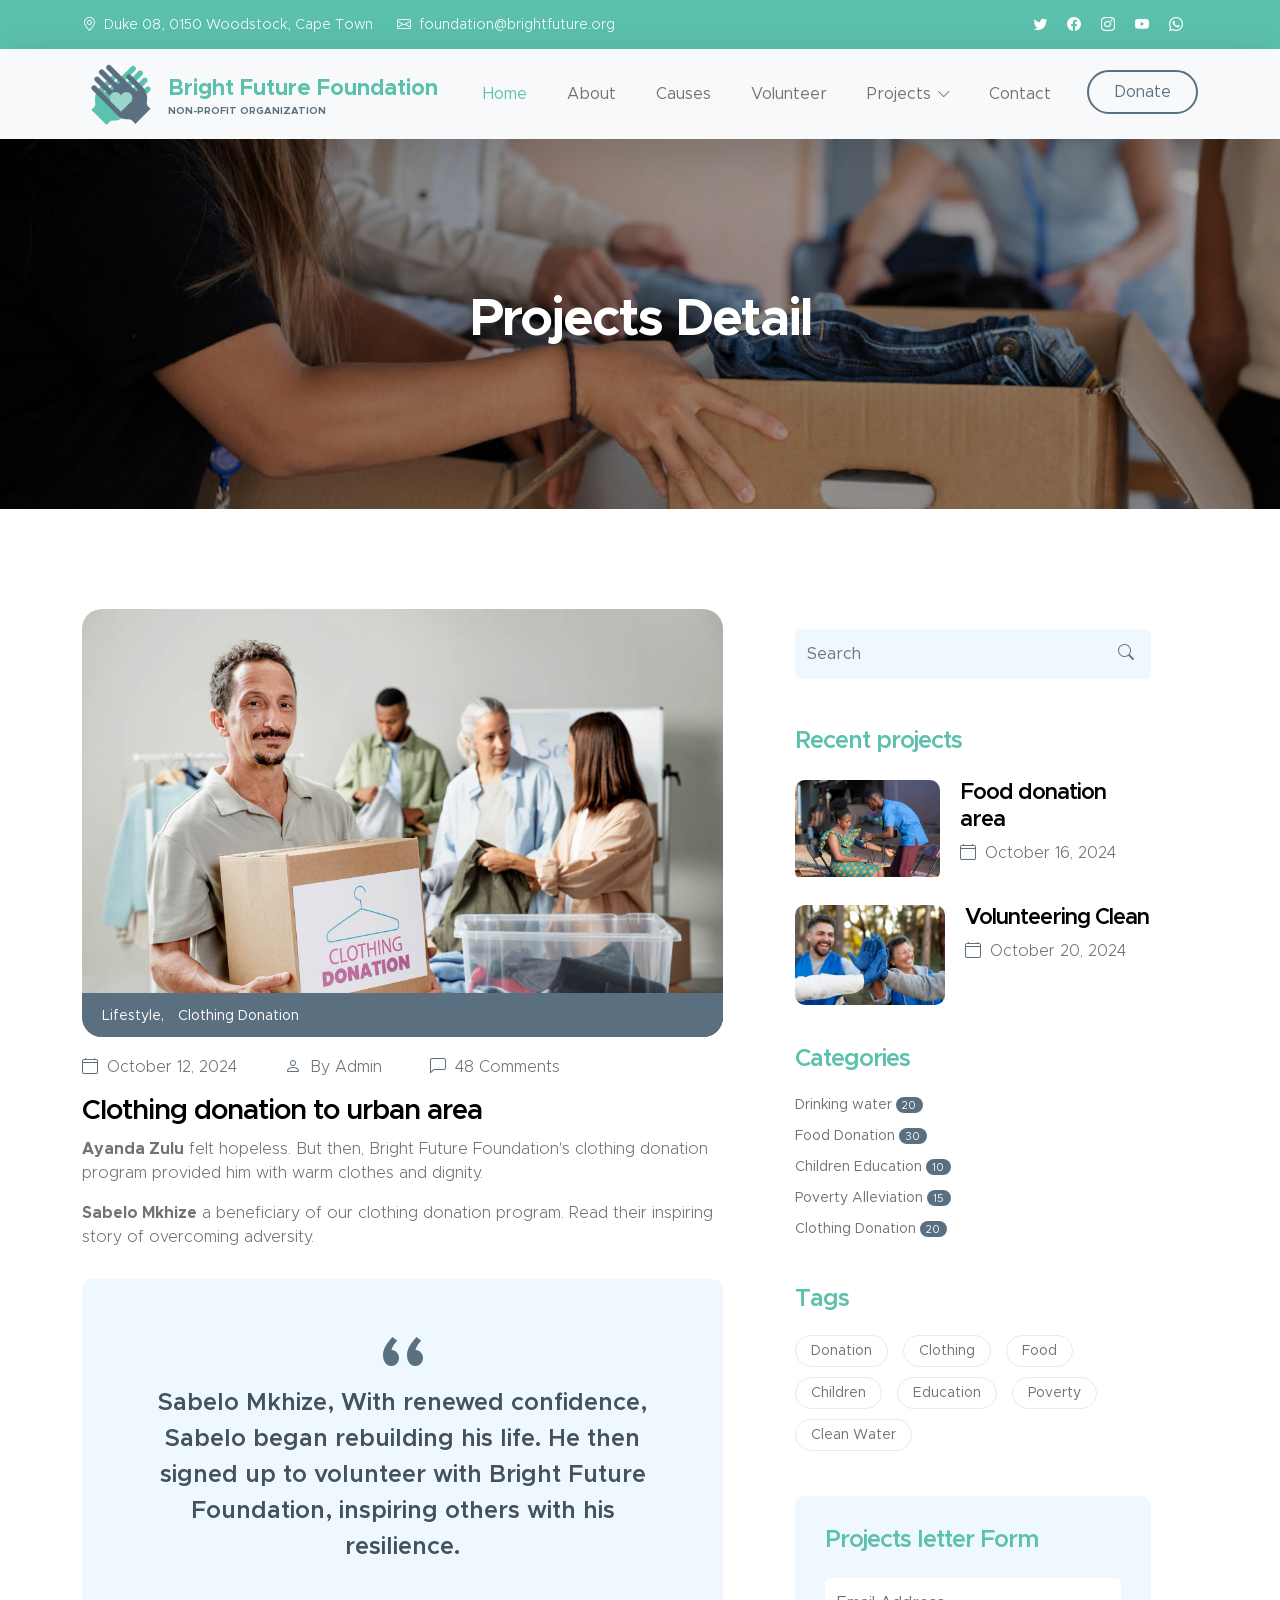
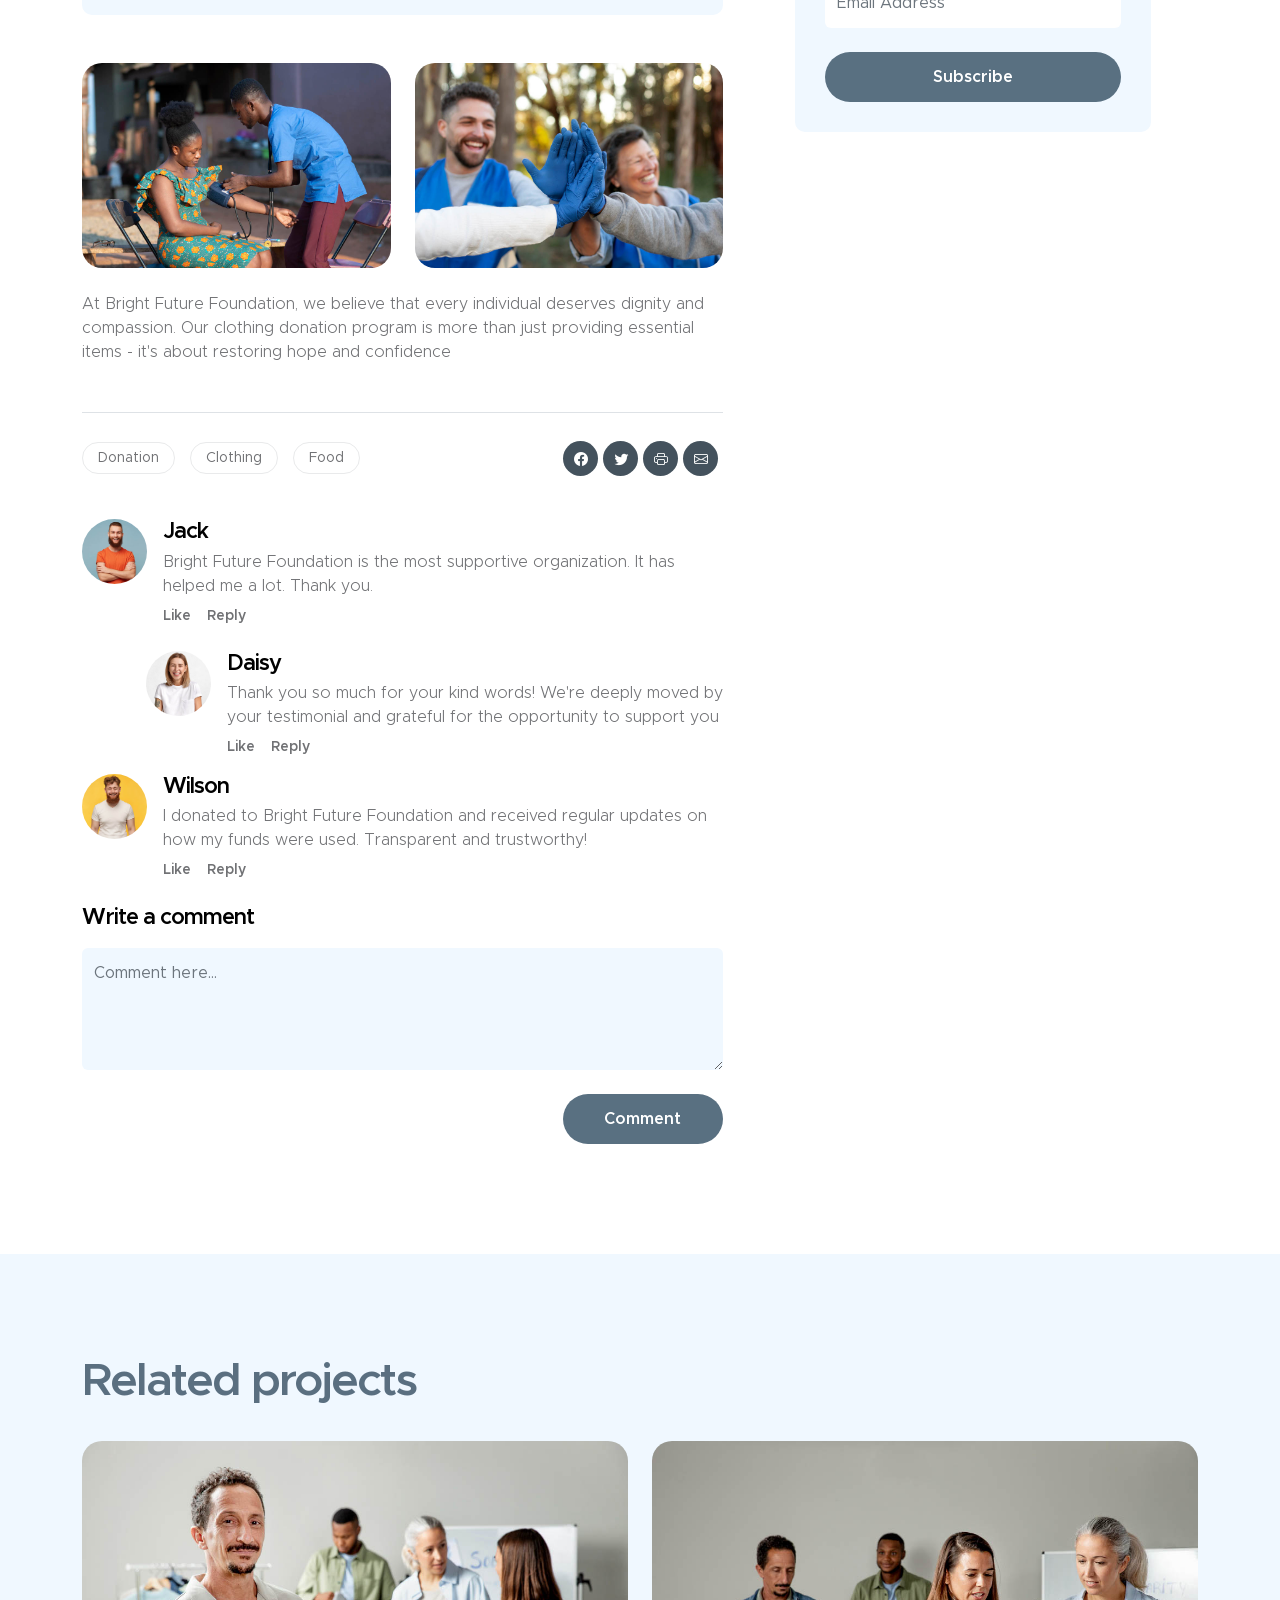
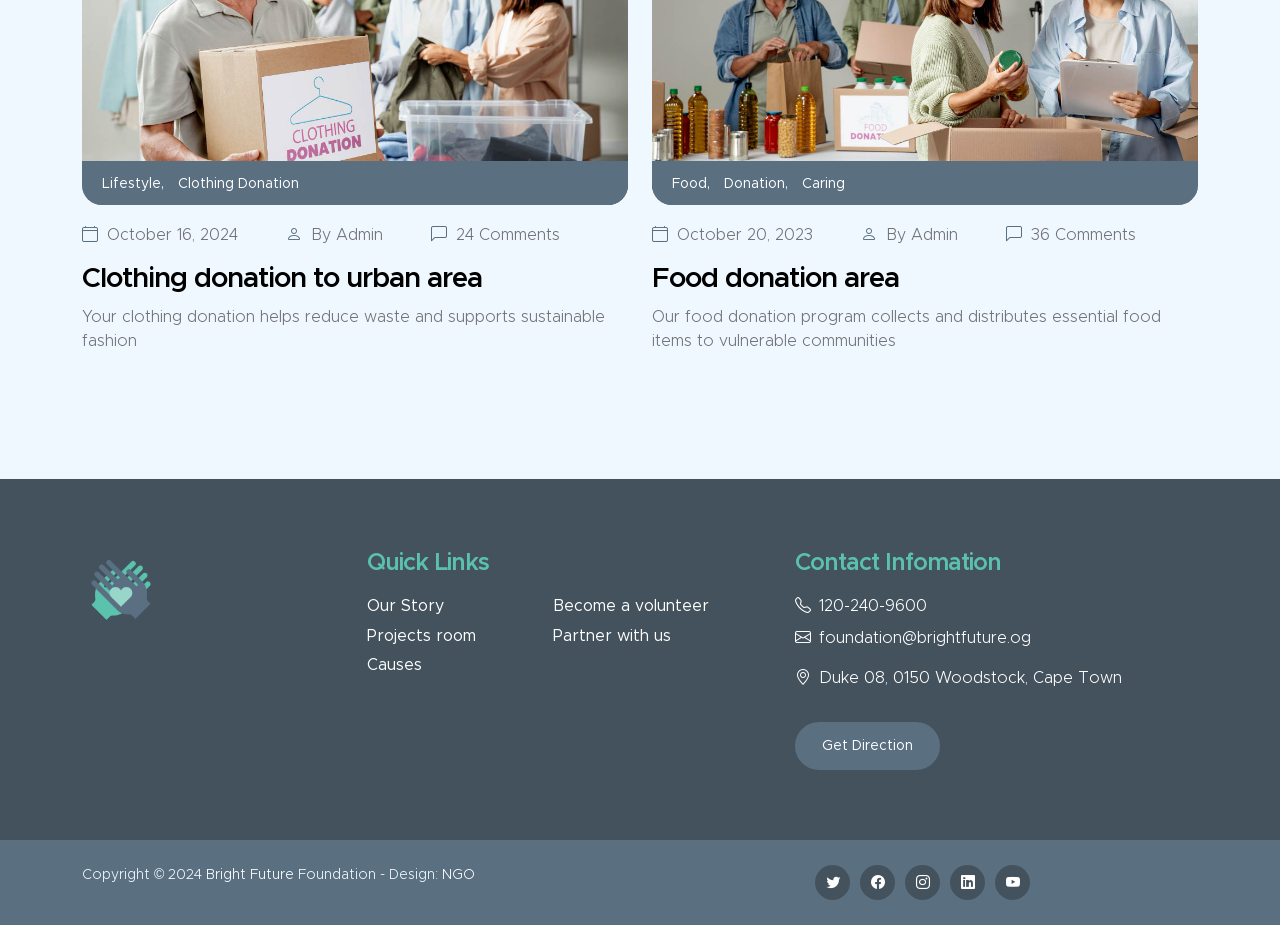
<file: Github portfolio artifacts/news-detail.html>
<!doctype html>
<html lang="en">
    <head>
        <meta charset="utf-8">
        <meta name="viewport" content="width=device-width, initial-scale=1">

        <meta name="description" content="">
        <meta name="author" content="">

        <title>Projects Detail</title>

               
        <link href="css/min.css" rel="stylesheet">

        <link href="css/icons.css" rel="stylesheet">

        <link href="css/style.css" rel="stylesheet">

    </head>
    
    <body>

        <header class="site-header">
            <div class="container">
                <div class="row">
                    
                    <div class="col-lg-8 col-12 d-flex flex-wrap">
                        <p class="d-flex me-4 mb-0">
                            <i class="bi-geo-alt me-2"></i>
                            Duke 08, 0150 Woodstock, Cape Town
                        </p>

                        <p class="d-flex mb-0">
                            <i class="bi-envelope me-2"></i>

                            <a href="mailto:info@company.com">
                                foundation@brightfuture.org
                            </a>
                        </p>
                    </div>

                    <div class="col-lg-3 col-12 ms-auto d-lg-block d-none">
                        <ul class="social-icon">
                            <li class="social-icon-item">
                                <a href="#" class="social-icon-link bi-twitter"></a>
                            </li>

                            <li class="social-icon-item">
                                <a href="#" class="social-icon-link bi-facebook"></a>
                            </li>

                            <li class="social-icon-item">
                                <a href="#" class="social-icon-link bi-instagram"></a>
                            </li>

                            <li class="social-icon-item">
                                <a href="#" class="social-icon-link bi-youtube"></a>
                            </li>

                            <li class="social-icon-item">
                                <a href="#" class="social-icon-link bi-whatsapp"></a>
                            </li>
                        </ul>
                    </div>

                </div>
            </div>
        </header>

        <nav class="navbar navbar-expand-lg bg-light shadow-lg">
            <div class="container">
                <a class="navbar-brand" href="index.html">
                    <img src="images/logo.png" class="logo img-fluid" alt="">
                    <span>
                        Bright Future Foundation
                        <small>Non-profit Organization</small>
                    </span>
                </a>

                <button class="navbar-toggler" type="button" data-bs-toggle="collapse" data-bs-target="#navbarNav" aria-controls="navbarNav" aria-expanded="false" aria-label="Toggle navigation">
                    <span class="navbar-toggler-icon"></span>
                </button>

                <div class="collapse navbar-collapse" id="navbarNav">
                    <ul class="navbar-nav ms-auto">
                        <li class="nav-item">
                            <a class="nav-link click-scroll" href="index.html#section_1">Home</a>
                        </li>

                        <li class="nav-item">
                            <a class="nav-link smoothscroll" href="index.html#section_2">About</a>
                        </li>

                        <li class="nav-item">
                            <a class="nav-link click-scroll" href="index.html#section_3">Causes</a>
                        </li>

                        <li class="nav-item">
                            <a class="nav-link click-scroll" href="index.html#section_4">Volunteer</a>
                        </li>

                        <li class="nav-item dropdown">
                            <a class="nav-link click-scroll dropdown-toggle" href="index.html#section_5" id="navbarLightDropdownMenuLink" role="button" data-bs-toggle="dropdown" aria-expanded="false">Projects</a>

                            <ul class="dropdown-menu dropdown-menu-light" aria-labelledby="navbarLightDropdownMenuLink">
                                <li><a class="dropdown-item" href="news.html">Projects Listing</a></li>

                                <li><a class="dropdown-item active" href="news-detail.html">Projects Detail</a></li>
                            </ul>
                        </li>

                        <li class="nav-item">
                            <a class="nav-link click-scroll" href="index.html#section_6">Contact</a>
                        </li>

                        <li class="nav-item ms-3">
                            <a class="nav-link custom-btn custom-border-btn btn" href="donate.html">Donate</a>
                        </li>
                    </ul>
                </div>
            </div>
        </nav>

        <main>

            <section class="news-detail-header-section text-center">
                <div class="section-overlay"></div>

                <div class="container">
                    <div class="row">

                        <div class="col-lg-12 col-12">
                            <h1 class="text-white">Projects Detail</h1>
                        </div>

                    </div>
                </div>
            </section>

            <section class="news-section section-padding">
                <div class="container">
                    <div class="row">

                        <div class="col-lg-7 col-12">
                            <div class="news-block">
                                <div class="news-block-top">
                                    <img src="images/news/medium-shot-volunteers-with-clothing-donations.jpg" class="news-image img-fluid" alt="">

                                    <div class="news-category-block">
                                        <a href="#" class="category-block-link">
                                            Lifestyle,
                                        </a>

                                        <a href="#" class="category-block-link">
                                            Clothing Donation
                                        </a>
                                    </div>
                                </div>

                                <div class="news-block-info">
                                    <div class="d-flex mt-2">
                                    <div class="news-block-date">
                                        <p>
                                            <i class="bi-calendar4 custom-icon me-1"></i>
                                            October 12, 2024
                                        </p>
                                    </div>

                                    <div class="news-block-author mx-5">
                                        <p>
                                            <i class="bi-person custom-icon me-1"></i>
                                            By Admin
                                        </p>
                                    </div>

                                    <div class="news-block-comment">
                                        <p>
                                            <i class="bi-chat-left custom-icon me-1"></i>
                                            48 Comments
                                        </p>
                                    </div>
                                </div>

                                <div class="news-block-title mb-2">
                                    <h4>Clothing donation to urban area</h4>
                                </div>

                                    <div class="news-block-body">
                                        <p><strong>Ayanda Zulu</strong> felt hopeless. But then, Bright Future Foundation's clothing donation program provided him with warm clothes and dignity.</p>

                                        <p><strong>Sabelo Mkhize</strong> a beneficiary of our clothing donation program. Read their inspiring story of overcoming adversity.</p>

                                        <blockquote>Sabelo Mkhize, With renewed confidence, Sabelo began rebuilding his life. He then signed up to volunteer with Bright Future Foundation, inspiring others with his resilience.</blockquote>
                                    </div>

                                    <div class="row mt-5 mb-4">
                                        <div class="col-lg-6 col-12 mb-4 mb-lg-0">
                                            <img src="images/news/africa-humanitarian-aid-doctor.jpg" class="news-detail-image img-fluid" alt="">
                                        </div>

                                        <div class="col-lg-6 col-12">
                                            <img src="images/news/close-up-happy-people-working-together.jpg" class="news-detail-image img-fluid" alt="">
                                        </div>
                                    </div>

                                    <p>At Bright Future Foundation, we believe that every individual deserves dignity and compassion. Our clothing donation program is more than just providing essential items - it's about restoring hope and confidence</p>

                                    <div class="social-share border-top mt-5 py-4 d-flex flex-wrap align-items-center">
                                        <div class="tags-block me-auto">
                                            <a href="#" class="tags-block-link">
                                                Donation
                                            </a>

                                            <a href="#" class="tags-block-link">
                                                Clothing
                                            </a>

                                            <a href="#" class="tags-block-link">
                                                Food
                                            </a>
                                        </div>

                                        <div class="d-flex">
                                            <a href="#" class="social-icon-link bi-facebook"></a>

                                            <a href="#" class="social-icon-link bi-twitter"></a>

                                            <a href="#" class="social-icon-link bi-printer"></a>

                                            <a href="#" class="social-icon-link bi-envelope"></a>
                                        </div>
                                    </div>

                                    <div class="author-comment d-flex mt-3 mb-4">
                                        <img src="images/avatar/studio-portrait-emotional-happy-funny.jpg" class="img-fluid avatar-image" alt="">

                                        <div class="author-comment-info ms-3">
                                            <h6 class="mb-1">Jack</h6>

                                            <p class="mb-0">Bright Future Foundation is the most supportive organization. It has helped me a lot. Thank you.</p>

                                            <div class="d-flex mt-2">
                                                <a href="#" class="author-comment-link me-3">Like</a>

                                                <a href="#" class="author-comment-link">Reply</a>
                                            </div>
                                        </div>
                                    </div>

                                    <div class="author-comment d-flex ms-5 ps-3">
                                        <img src="images/avatar/pretty-blonde-woman-wearing-white-t-shirt.jpg" class="img-fluid avatar-image" alt="">

                                        <div class="author-comment-info ms-3">
                                            <h6 class="mb-1">Daisy</h6>

                                            <p class="mb-0">Thank you so much for your kind words! We're deeply moved by your testimonial and grateful for the opportunity to support you</p>

                                            <div class="d-flex mt-2">
                                                <a href="#" class="author-comment-link me-3">Like</a>

                                                <a href="#" class="author-comment-link">Reply</a>
                                            </div>
                                        </div>
                                    </div>

                                    <div class="author-comment d-flex mt-3 mb-4">
                                        <img src="images/avatar/portrait-young-redhead-bearded-male.jpg" class="img-fluid avatar-image" alt="">

                                        <div class="author-comment-info ms-3">
                                            <h6 class="mb-1">Wilson</h6>

                                            <p class="mb-0">I donated to Bright Future Foundation and received regular updates on how my funds were used. Transparent and trustworthy!</p>

                                            <div class="d-flex mt-2">
                                                <a href="#" class="author-comment-link me-3">Like</a>

                                                <a href="#" class="author-comment-link">Reply</a>
                                            </div>
                                        </div>
                                    </div>

                                    <form class="custom-form comment-form mt-4" action="#" method="post" role="form">
                                        <h6 class="mb-3">Write a comment</h6>

                                        <textarea name="comment-message" rows="4" class="form-control" id="comment-message" placeholder="Comment here..."></textarea>

                                        <div class="col-lg-3 col-md-4 col-6 ms-auto">
                                            <button type="submit" class="form-control">Comment</button>
                                        </div>
                                    </form>
                                </div>
                            </div>
                        </div>

                        <div class="col-lg-4 col-12 mx-auto mt-4 mt-lg-0">
                            <form class="custom-form search-form" action="#" method="post" role="form">
                                <input class="form-control" type="search" placeholder="Search" aria-label="Search">

                                <button type="submit" class="form-control">
                                    <i class="bi-search"></i>
                                </button>
                            </form>

                            <h5 class="mt-5 mb-3">Recent projects</h5>

                            <div class="news-block news-block-two-col d-flex mt-4">
                                <div class="news-block-two-col-image-wrap">
                                    <a href="news-detail.html">
                                        <img src="images/news/africa-humanitarian-aid-doctor.jpg" class="news-image img-fluid" alt="">
                                    </a>
                                </div>

                                <div class="news-block-two-col-info">
                                    <div class="news-block-title mb-2">
                                        <h6><a href="news-detail.html" class="news-block-title-link">Food donation area</a></h6>
                                    </div>

                                    <div class="news-block-date">
                                        <p>
                                            <i class="bi-calendar4 custom-icon me-1"></i>
                                            October 16, 2024
                                        </p>
                                    </div>
                                </div>
                            </div>

                            <div class="news-block news-block-two-col d-flex mt-4">
                                <div class="news-block-two-col-image-wrap">
                                    <a href="news-detail.html">
                                        <img src="images/news/close-up-happy-people-working-together.jpg" class="news-image img-fluid" alt="">
                                    </a>
                                </div>

                                <div class="news-block-two-col-info">
                                    <div class="news-block-title mb-2">
                                        <h6><a href="news-detail.html" class="news-block-title-link">Volunteering Clean</a></h6>
                                    </div>

                                    <div class="news-block-date">
                                        <p>
                                            <i class="bi-calendar4 custom-icon me-1"></i>
                                            October 20, 2024
                                        </p>
                                    </div>
                                </div>
                            </div>

                            <div class="category-block d-flex flex-column">
                                <h5 class="mb-3">Categories</h5>

                                <a href="#" class="category-block-link">
                                    Drinking water
                                    <span class="badge">20</span>
                                </a>

                                <a href="#" class="category-block-link">
                                    Food Donation
                                    <span class="badge">30</span>
                                </a>

                                <a href="#" class="category-block-link">
                                    Children Education
                                    <span class="badge">10</span>
                                </a>

                                <a href="#" class="category-block-link">
                                    Poverty Alleviation
                                    <span class="badge">15</span>
                                </a>

                                <a href="#" class="category-block-link">
                                    Clothing Donation
                                    <span class="badge">20</span>
                                </a>
                            </div>

                            <div class="tags-block">
                                <h5 class="mb-3">Tags</h5>

                                <a href="#" class="tags-block-link">
                                    Donation
                                </a>

                                <a href="#" class="tags-block-link">
                                    Clothing
                                </a>

                                <a href="#" class="tags-block-link">
                                    Food
                                </a>

                                <a href="#" class="tags-block-link">
                                    Children
                                </a>

                                <a href="#" class="tags-block-link">
                                    Education
                                </a>

                                <a href="#" class="tags-block-link">
                                    Poverty
                                </a>

                                <a href="#" class="tags-block-link">
                                    Clean Water
                                </a>
                            </div>

                            <form class="custom-form subscribe-form" action="#" method="post" role="form">
                                <h5 class="mb-4">Projects letter Form</h5>

                                <input type="email" name="subscribe-email" id="subscribe-email" pattern="[^ @]*@[^ @]*" class="form-control" placeholder="Email Address" required>

                                <div class="col-lg-12 col-12">
                                    <button type="submit" class="form-control">Subscribe</button>
                                </div>
                            </form>
                        </div>

                    </div>
                </div>
            </section>

            <section class="news-section section-padding section-bg">
                <div class="container">
                    <div class="row">

                        <div class="col-lg-12 col-12 mb-4">
                            <h2>Related projects</h2>
                        </div>

                        <div class="col-lg-6 col-12">
                            <div class="news-block">
                                <div class="news-block-top">
                                    <a href="news-detail.html">
                                        <img src="images/news/medium-shot-volunteers-with-clothing-donations.jpg" class="news-image img-fluid" alt="">
                                    </a>

                                    <div class="news-category-block">
                                        <a href="#" class="category-block-link">
                                            Lifestyle,
                                        </a>

                                        <a href="#" class="category-block-link">
                                            Clothing Donation
                                        </a>
                                    </div>
                                </div>

                                <div class="news-block-info">
                                    <div class="d-flex mt-2">
                                        <div class="news-block-date">
                                            <p>
                                                <i class="bi-calendar4 custom-icon me-1"></i>
                                                October 16, 2024
                                            </p>
                                        </div>

                                        <div class="news-block-author mx-5">
                                            <p>
                                                <i class="bi-person custom-icon me-1"></i>
                                                By Admin
                                            </p>
                                        </div>

                                        <div class="news-block-comment">
                                            <p>
                                                <i class="bi-chat-left custom-icon me-1"></i>
                                                24 Comments
                                            </p>
                                        </div>
                                    </div>

                                    <div class="news-block-title mb-2">
                                        <h4><a href="news-detail.html" class="news-block-title-link">Clothing donation to urban area</a></h4>
                                    </div>

                                    <div class="news-block-body">
                                        <p>Your clothing donation helps reduce waste and supports sustainable fashion</p>
                                    </div>
                                </div>
                            </div>
                        </div>

                        <div class="col-lg-6 col-12">
                            <div class="news-block">
                                <div class="news-block-top">
                                    <a href="news-detail.html">
                                        <img src="images/news/medium-shot-people-collecting-foodstuff.jpg" class="news-image img-fluid" alt="">
                                    </a>

                                    <div class="news-category-block">
                                        <a href="#" class="category-block-link">
                                            Food,
                                        </a>

                                        <a href="#" class="category-block-link">
                                            Donation,
                                        </a>

                                        <a href="#" class="category-block-link">
                                            Caring
                                        </a>
                                    </div>
                                </div>

                                <div class="news-block-info">
                                    <div class="d-flex mt-2">
                                        <div class="news-block-date">
                                            <p>
                                                <i class="bi-calendar4 custom-icon me-1"></i>
                                                October 20, 2023
                                            </p>
                                        </div>

                                        <div class="news-block-author mx-5">
                                            <p>
                                                <i class="bi-person custom-icon me-1"></i>
                                                By Admin
                                            </p>
                                        </div>

                                        <div class="news-block-comment">
                                            <p>
                                                <i class="bi-chat-left custom-icon me-1"></i>
                                                36 Comments
                                            </p>
                                        </div>
                                    </div>

                                    <div class="news-block-title mb-2">
                                        <h4><a href="news-detail.html" class="news-block-title-link">Food donation area</a></h4>
                                    </div>

                                    <div class="news-block-body">
                                        <p>Our food donation program collects and distributes essential food items to vulnerable communities</p>
                                    </div>
                                </div>
                            </div>
                        </div>

                    </div>
                </div>
            </section>
        </main>

        <footer class="site-footer">
            <div class="container">
                <div class="row">
                    <div class="col-lg-3 col-12 mb-4">
                        <img src="images/logo.png" class="logo img-fluid" alt="">
                    </div>

                    <div class="col-lg-4 col-md-6 col-12 mb-4">
                        <h5 class="site-footer-title mb-3">Quick Links</h5>

                        <ul class="footer-menu">
                            <li class="footer-menu-item"><a href="#" class="footer-menu-link">Our Story</a></li>

                            <li class="footer-menu-item"><a href="#" class="footer-menu-link">Projects room</a></li>

                            <li class="footer-menu-item"><a href="#" class="footer-menu-link">Causes</a></li>

                            <li class="footer-menu-item"><a href="#" class="footer-menu-link">Become a volunteer</a></li>

                            <li class="footer-menu-item"><a href="#" class="footer-menu-link">Partner with us</a></li>
                        </ul>
                    </div>

                    <div class="col-lg-4 col-md-6 col-12 mx-auto">
                        <h5 class="site-footer-title mb-3">Contact Infomation</h5>

                        <p class="text-white d-flex mb-2">
                            <i class="bi-telephone me-2"></i>

                            <a href="tel: 120-240-9600" class="site-footer-link">
                                120-240-9600
                            </a>
                        </p>

                        <p class="text-white d-flex">
                            <i class="bi-envelope me-2"></i>

                            <a href="mailto:info@yourgmail.com" class="site-footer-link">
                                foundation@brightfuture.og
                            </a>
                        </p>

                        <p class="text-white d-flex mt-3">
                            <i class="bi-geo-alt me-2"></i>
                            Duke 08, 0150 Woodstock, Cape Town
                        </p>

                        <a href="#" class="custom-btn btn mt-3">Get Direction</a>
                    </div>
                </div>
            </div>

            <div class="site-footer-bottom">
                <div class="container">
                    <div class="row">

                        <div class="col-lg-6 col-md-7 col-12">
                            <p class="copyright-text mb-0">Copyright © 2024 <a href="#">Bright Future</a> Foundation -
                        	Design: <a href="" target="_blank">NGO</a></p>
                        </div>
                        
                        <div class="col-lg-6 col-md-5 col-12 d-flex justify-content-center align-items-center mx-auto">
                            <ul class="social-icon">
                                <li class="social-icon-item">
                                    <a href="" class="social-icon-link bi-twitter"></a>
                                </li>

                                <li class="social-icon-item">
                                    <a href="#" class="social-icon-link bi-facebook"></a>
                                </li>

                                <li class="social-icon-item">
                                    <a href="#" class="social-icon-link bi-instagram"></a>
                                </li>

                                <li class="social-icon-item">
                                    <a href="#" class="social-icon-link bi-linkedin"></a>
                                </li>

                                <li class="social-icon-item">
                                    <a href="" class="social-icon-link bi-youtube"></a>
                                </li>
                            </ul>
                        </div>
                        
                    </div>
                </div>
            </div>
        </footer>

       
        <script src="js/jquery.min.js"></script>
        <script src="js/bootstrap.min.js"></script>
        <script src="js/jquery.sticky.js"></script>
        <script src="js/click-scroll.js"></script>
        <script src="js/counter.js"></script>
        <script src="js/custom.js"></script>

    </body>
</html>
</file>
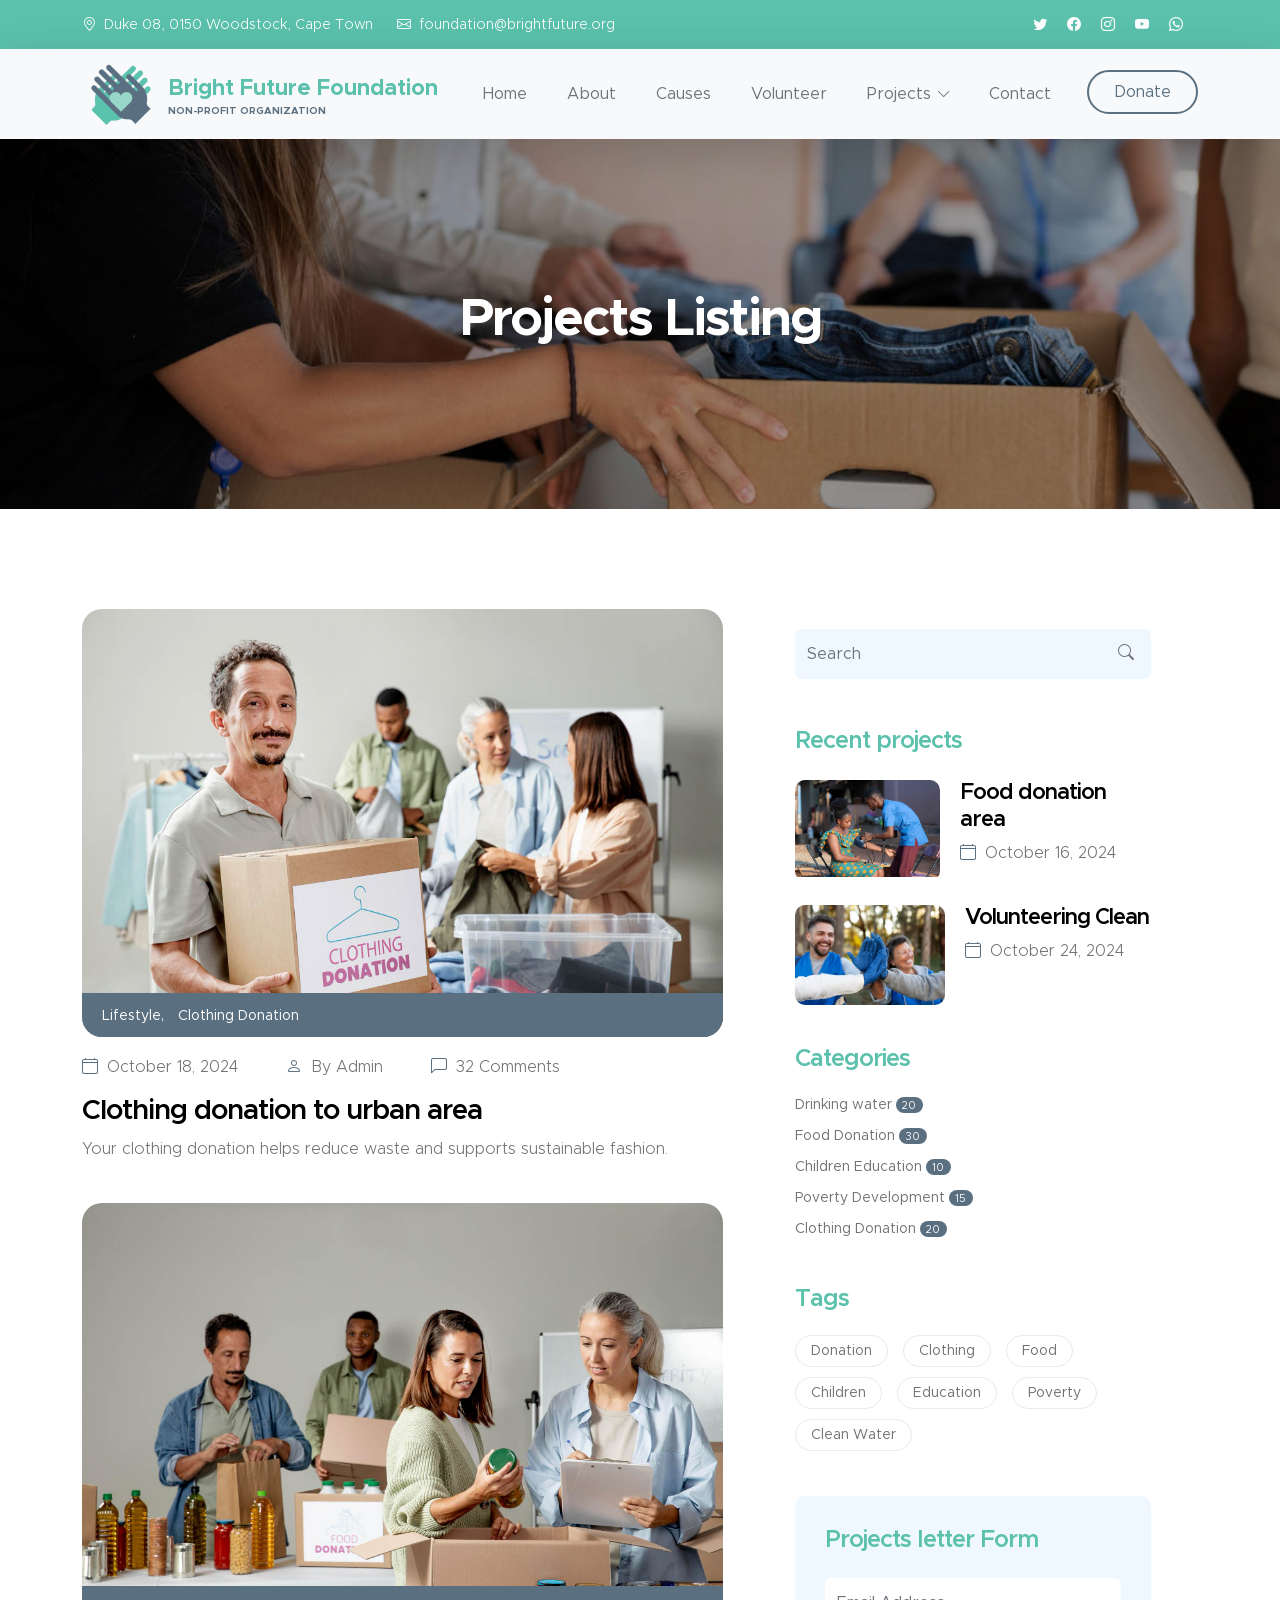
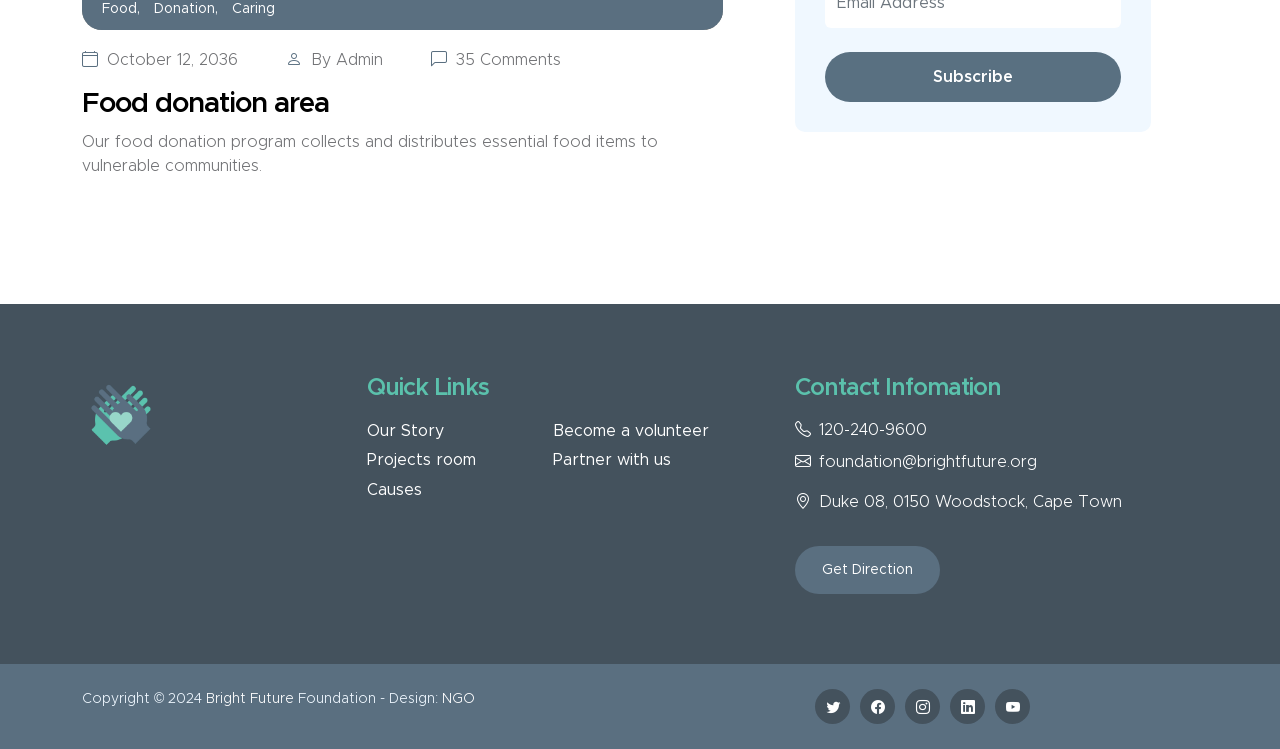
<file: Github portfolio artifacts/news.html>
<!doctype html>
<html lang="en">
    <head>
        <meta charset="utf-8">
        <meta name="viewport" content="width=device-width, initial-scale=1">

        <meta name="description" content="">
        <meta name="author" content="">

        <title>Project Listing</title>

        <link href="css/min.css" rel="stylesheet">

        <link href="css/icons.css" rel="stylesheet">

        <link href="css/style.css" rel="stylesheet">

    </head>
    
    <body>

        <header class="site-header">
            <div class="container">
                <div class="row">
                    
                    <div class="col-lg-8 col-12 d-flex flex-wrap">
                        <p class="d-flex me-4 mb-0">
                            <i class="bi-geo-alt me-2"></i>
                            Duke 08, 0150 Woodstock, Cape Town
                        </p>

                        <p class="d-flex mb-0">
                            <i class="bi-envelope me-2"></i>

                            <a href="mailto:info@company.com">
                                foundation@brightfuture.org
                            </a>
                        </p>
                    </div>

                    <div class="col-lg-3 col-12 ms-auto d-lg-block d-none">
                        <ul class="social-icon">
                            <li class="social-icon-item">
                                <a href="#" class="social-icon-link bi-twitter"></a>
                            </li>

                            <li class="social-icon-item">
                                <a href="#" class="social-icon-link bi-facebook"></a>
                            </li>

                            <li class="social-icon-item">
                                <a href="#" class="social-icon-link bi-instagram"></a>
                            </li>

                            <li class="social-icon-item">
                                <a href="#" class="social-icon-link bi-youtube"></a>
                            </li>

                            <li class="social-icon-item">
                                <a href="#" class="social-icon-link bi-whatsapp"></a>
                            </li>
                        </ul>
                    </div>

                </div>
            </div>
        </header>

        <nav class="navbar navbar-expand-lg bg-light shadow-lg">
            <div class="container">
                <a class="navbar-brand" href="index.html">
                    <img src="images/logo.png" class="logo img-fluid" alt="">
                    <span>
                        Bright Future Foundation
                        <small>Non-profit Organization</small>
                    </span>
                </a>

                <button class="navbar-toggler" type="button" data-bs-toggle="collapse" data-bs-target="#navbarNav" aria-controls="navbarNav" aria-expanded="false" aria-label="Toggle navigation">
                    <span class="navbar-toggler-icon"></span>
                </button>

                <div class="collapse navbar-collapse" id="navbarNav">
                    <ul class="navbar-nav ms-auto">
                        <li class="nav-item">
                            <a class="nav-link smoothscroll" href="index.html#section_1">Home</a>
                        </li>

                        <li class="nav-item">
                            <a class="nav-link smoothscroll" href="index.html#section_2">About</a>
                        </li>

                        <li class="nav-item">
                            <a class="nav-link smoothscroll" href="index.html#section_3">Causes</a>
                        </li>

                        <li class="nav-item">
                            <a class="nav-link smoothscroll" href="index.html#section_4">Volunteer</a>
                        </li>

                        <li class="nav-item dropdown">
                            <a class="nav-link click-scroll dropdown-toggle" href="index.html#section_5" id="navbarLightDropdownMenuLink" role="button" data-bs-toggle="dropdown" aria-expanded="false">Projects</a>

                            <ul class="dropdown-menu dropdown-menu-light" aria-labelledby="navbarLightDropdownMenuLink">
                                <li><a class="dropdown-item active" href="news.html">Projects Listing</a></li>

                                <li><a class="dropdown-item" href="news-detail.html">Projects Detail</a></li>
                            </ul>
                        </li>

                        <li class="nav-item">
                            <a class="nav-link smoothscroll" href="index.html#section_6">Contact</a>
                        </li>

                        <li class="nav-item ms-3">
                            <a class="nav-link custom-btn custom-border-btn btn" href="donate.html">Donate</a>
                        </li>
                    </ul>
                </div>
            </div>
        </nav>

        <main>

            <section class="news-detail-header-section text-center">
                <div class="section-overlay"></div>

                <div class="container">
                    <div class="row">

                        <div class="col-lg-12 col-12">
                            <h1 class="text-white">Projects Listing</h1>
                        </div>

                    </div>
                </div>
            </section>

            <section class="news-section section-padding">
                <div class="container">
                    <div class="row">

                        <div class="col-lg-7 col-12">
                            <div class="news-block">
                                <div class="news-block-top">
                                    <a href="news-detail.html">
                                        <img src="images/news/medium-shot-volunteers-with-clothing-donations.jpg" class="news-image img-fluid" alt="">
                                    </a>

                                    <div class="news-category-block">
                                        <a href="#" class="category-block-link">
                                            Lifestyle,
                                        </a>

                                        <a href="#" class="category-block-link">
                                            Clothing Donation
                                        </a>
                                    </div>
                                </div>

                                <div class="news-block-info">
                                    <div class="d-flex mt-2">
                                        <div class="news-block-date">
                                            <p>
                                                <i class="bi-calendar4 custom-icon me-1"></i>
                                                October 18, 2024
                                            </p>
                                        </div>

                                        <div class="news-block-author mx-5">
                                            <p>
                                                <i class="bi-person custom-icon me-1"></i>
                                                By Admin
                                            </p>
                                        </div>

                                        <div class="news-block-comment">
                                            <p>
                                                <i class="bi-chat-left custom-icon me-1"></i>
                                                32 Comments
                                            </p>
                                        </div>
                                    </div>

                                    <div class="news-block-title mb-2">
                                        <h4><a href="news-detail.html" class="news-block-title-link">Clothing donation to urban area</a></h4>
                                    </div>

                                    <div class="news-block-body">
                                        <p>Your clothing donation helps reduce waste and supports sustainable fashion.</p>
                                    </div>
                                </div>
                            </div>

                            <div class="news-block mt-3">
                                <div class="news-block-top">
                                    <a href="news-detail.html">
                                        <img src="images/news/medium-shot-people-collecting-foodstuff.jpg" class="news-image img-fluid" alt="">
                                    </a>

                                    <div class="news-category-block">
                                        <a href="#" class="category-block-link">
                                            Food,
                                        </a>

                                        <a href="#" class="category-block-link">
                                            Donation,
                                        </a>

                                        <a href="#" class="category-block-link">
                                            Caring
                                        </a>
                                    </div>
                                </div>

                                <div class="news-block-info">
                                    <div class="d-flex mt-2">
                                        <div class="news-block-date">
                                            <p>
                                                <i class="bi-calendar4 custom-icon me-1"></i>
                                                October 12, 2036
                                            </p>
                                        </div>

                                        <div class="news-block-author mx-5">
                                            <p>
                                                <i class="bi-person custom-icon me-1"></i>
                                                By Admin
                                            </p>
                                        </div>

                                        <div class="news-block-comment">
                                            <p>
                                                <i class="bi-chat-left custom-icon me-1"></i>
                                                35 Comments
                                            </p>
                                        </div>
                                    </div>

                                    <div class="news-block-title mb-2">
                                        <h4><a href="news-detail.html" class="news-block-title-link">Food donation area</a></h4>
                                    </div>

                                    <div class="news-block-body">
                                        <p>Our food donation program collects and distributes essential food items to vulnerable communities.<a href="" target="_blank"></a></p>
                                    </div>
                                </div>
                            </div>
                        </div>

                        <div class="col-lg-4 col-12 mx-auto mt-4 mt-lg-0">
                            <form class="custom-form search-form" action="#" method="post" role="form">
                                <input class="form-control" type="search" placeholder="Search" aria-label="Search">

                                <button type="submit" class="form-control">
                                    <i class="bi-search"></i>
                                </button>
                            </form>

                            <h5 class="mt-5 mb-3">Recent projects</h5>

                            <div class="news-block news-block-two-col d-flex mt-4">
                                <div class="news-block-two-col-image-wrap">
                                    <a href="news-detail.html">
                                        <img src="images/news/africa-humanitarian-aid-doctor.jpg" class="news-image img-fluid" alt="">
                                    </a>
                                </div>

                                <div class="news-block-two-col-info">
                                    <div class="news-block-title mb-2">
                                        <h6><a href="news-detail.html" class="news-block-title-link">Food donation area</a></h6>
                                    </div>

                                    <div class="news-block-date">
                                        <p>
                                            <i class="bi-calendar4 custom-icon me-1"></i>
                                            October 16, 2024
                                        </p>
                                    </div>
                                </div>
                            </div>

                            <div class="news-block news-block-two-col d-flex mt-4">
                                <div class="news-block-two-col-image-wrap">
                                    <a href="news-detail.html">
                                        <img src="images/news/close-up-happy-people-working-together.jpg" class="news-image img-fluid" alt="">
                                    </a>
                                </div>

                                <div class="news-block-two-col-info">
                                    <div class="news-block-title mb-2">
                                        <h6><a href="news-detail.html" class="news-block-title-link">Volunteering Clean</a></h6>
                                    </div>

                                    <div class="news-block-date">
                                        <p>
                                            <i class="bi-calendar4 custom-icon me-1"></i>
                                            October 24, 2024
                                        </p>
                                    </div>
                                </div>
                            </div>

                            <div class="category-block d-flex flex-column">
                                <h5 class="mb-3">Categories</h5>

                                <a href="#" class="category-block-link">
                                    Drinking water
                                    <span class="badge">20</span>
                                </a>

                                <a href="#" class="category-block-link">
                                    Food Donation
                                    <span class="badge">30</span>
                                </a>

                                <a href="#" class="category-block-link">
                                    Children Education
                                    <span class="badge">10</span>
                                </a>

                                <a href="#" class="category-block-link">
                                    Poverty Development
                                    <span class="badge">15</span>
                                </a>

                                <a href="#" class="category-block-link">
                                    Clothing Donation
                                    <span class="badge">20</span>
                                </a>
                            </div>

                            <div class="tags-block">
                                <h5 class="mb-3">Tags</h5>

                                <a href="#" class="tags-block-link">
                                    Donation
                                </a>

                                <a href="#" class="tags-block-link">
                                    Clothing
                                </a>

                                <a href="#" class="tags-block-link">
                                    Food
                                </a>

                                <a href="#" class="tags-block-link">
                                    Children
                                </a>

                                <a href="#" class="tags-block-link">
                                    Education
                                </a>

                                <a href="#" class="tags-block-link">
                                    Poverty
                                </a>

                                <a href="#" class="tags-block-link">
                                    Clean Water
                                </a>
                            </div>

                            <form class="custom-form subscribe-form" action="#" method="post" role="form">
                                <h5 class="mb-4">Projects letter Form</h5>

                                <input type="email" name="subscribe-email" id="subscribe-email" pattern="[^ @]*@[^ @]*" class="form-control" placeholder="Email Address" required>

                                <div class="col-lg-12 col-12">
                                    <button type="submit" class="form-control">Subscribe</button>
                                </div>
                            </form>
                        </div>

                    </div>
                </div>
            </section>
        </main>

        <footer class="site-footer">
            <div class="container">
                <div class="row">
                    <div class="col-lg-3 col-12 mb-4">
                        <img src="images/logo.png" class="logo img-fluid" alt="">
                    </div>

                    <div class="col-lg-4 col-md-6 col-12 mb-4">
                        <h5 class="site-footer-title mb-3">Quick Links</h5>

                        <ul class="footer-menu">
                            <li class="footer-menu-item"><a href="#" class="footer-menu-link">Our Story</a></li>

                            <li class="footer-menu-item"><a href="#" class="footer-menu-link">Projects room</a></li>

                            <li class="footer-menu-item"><a href="#" class="footer-menu-link">Causes</a></li>

                            <li class="footer-menu-item"><a href="#" class="footer-menu-link">Become a volunteer</a></li>

                            <li class="footer-menu-item"><a href="#" class="footer-menu-link">Partner with us</a></li>
                        </ul>
                    </div>

                    <div class="col-lg-4 col-md-6 col-12 mx-auto">
                        <h5 class="site-footer-title mb-3">Contact Infomation</h5>

                        <p class="text-white d-flex mb-2">
                            <i class="bi-telephone me-2"></i>

                            <a href="tel: 120-240-9600" class="site-footer-link">
                                120-240-9600
                            </a>
                        </p>

                        <p class="text-white d-flex">
                            <i class="bi-envelope me-2"></i>

                            <a href="mailto:info@yourgmail.com" class="site-footer-link">
                                foundation@brightfuture.org
                            </a>
                        </p>

                        <p class="text-white d-flex mt-3">
                            <i class="bi-geo-alt me-2"></i>
                            Duke 08, 0150 Woodstock, Cape Town
                        </p>

                        <a href="#" class="custom-btn btn mt-3">Get Direction</a>
                    </div>
                </div>
            </div>

            <div class="site-footer-bottom">
                <div class="container">
                    <div class="row">

                        <div class="col-lg-6 col-md-7 col-12">
                            <p class="copyright-text mb-0">Copyright © 2024 <a href="#">Bright Future</a> Foundation -
                        	Design: <a href="" target="_blank">NGO</a></p>
                        </div>
                        
                        <div class="col-lg-6 col-md-5 col-12 d-flex justify-content-center align-items-center mx-auto">
                            <ul class="social-icon">
                                <li class="social-icon-item">
                                    <a href="#" class="social-icon-link bi-twitter"></a>
                                </li>

                                <li class="social-icon-item">
                                    <a href="#" class="social-icon-link bi-facebook"></a>
                                </li>

                                <li class="social-icon-item">
                                    <a href="#" class="social-icon-link bi-instagram"></a>
                                </li>

                                <li class="social-icon-item">
                                    <a href="#" class="social-icon-link bi-linkedin"></a>
                                </li>

                                <li class="social-icon-item">
                                    <a href="" class="social-icon-link bi-youtube"></a>
                                </li>
                            </ul>
                        </div>
                        
                    </div>
                </div>
            </div>
        </footer>

       
        <script src="js/jquery.min.js"></script>
        <script src="js/bootstrap.min.js"></script>
        <script src="js/jquery.sticky.js"></script>
        <script src="js/counter.js"></script>
        <script src="js/custom.js"></script>

    </body>
</html>
</file>
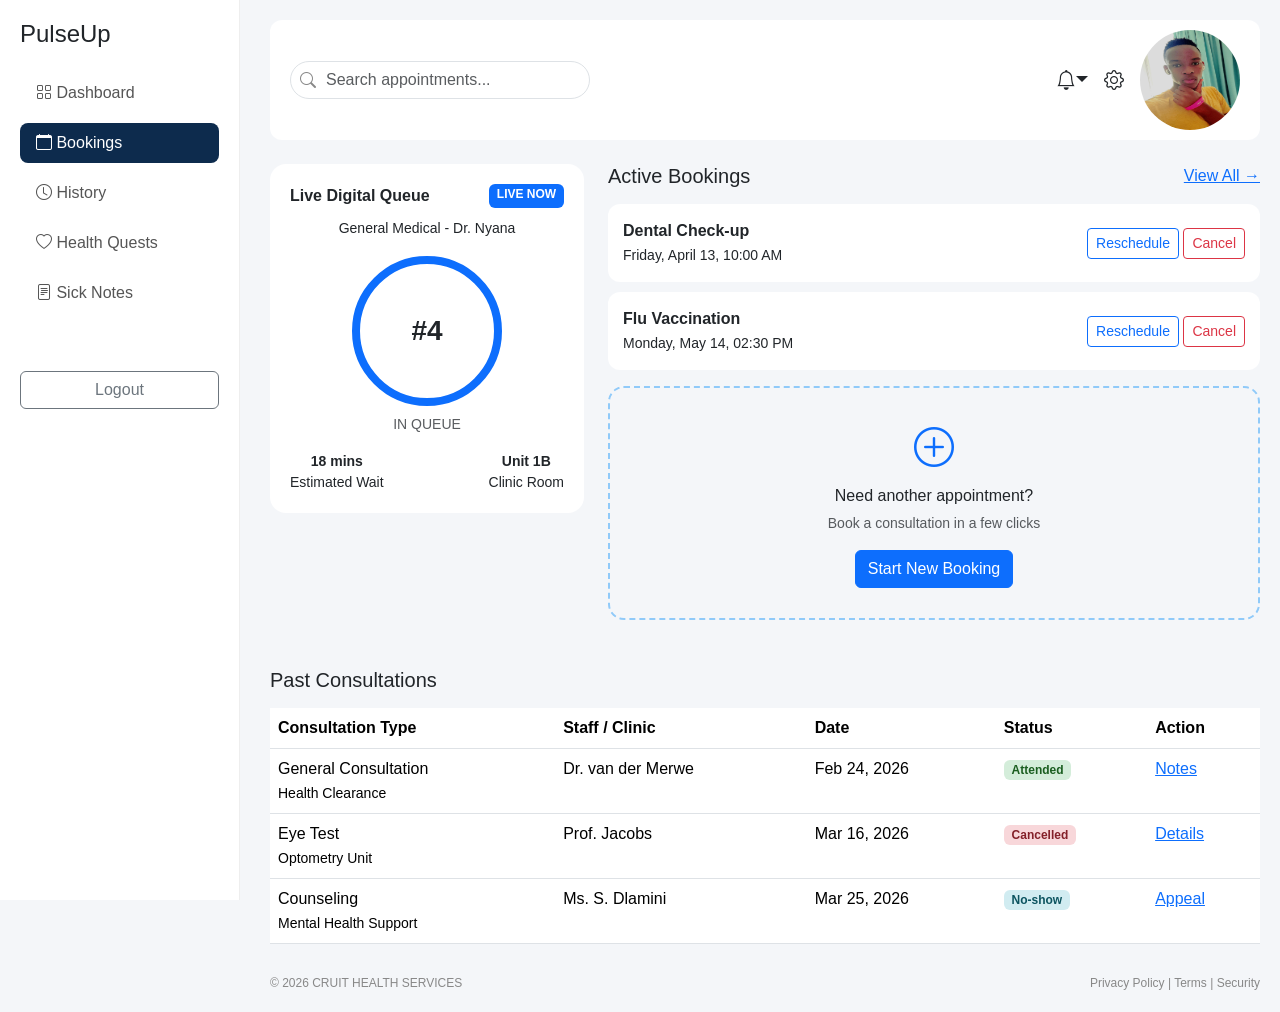
<file: Github portfolio artifacts/Student side/bookings.html>
<!DOCTYPE html>
<html lang="en">
<head>
<meta charset="UTF-8">
<meta name="viewport" content="width=device-width, initial-scale=1.0">
<title>PulseUp - Bookings</title>

<link href="https://cdn.jsdelivr.net/npm/bootstrap@5.3.0/dist/css/bootstrap.min.css" rel="stylesheet">
<link href="https://cdn.jsdelivr.net/npm/bootstrap-icons/font/bootstrap-icons.css" rel="stylesheet">

    <link rel="stylesheet" href="CSS/Booking.css">
</head>

<body>
<div class="sidebar">
    <h4>PulseUp</h4>

    <ul class="nav flex-column mt-4">
        <li><a class="nav-link" href="dashboard.html"><i class="bi bi-grid"></i> Dashboard</a></li>
        <li><a class="nav-link active" href="#"><i class="bi bi-calendar"></i> Bookings</a></li>
        <li><a class="nav-link" href="history.html"><i class="bi bi-clock"></i> History</a></li>
        <li class="nav-item">
            <a class="nav-link" href="healthquest.html"><i class="bi bi-heart"></i> Health Quests</a>
        </li>
        <li class="nav-item">
            <a class="nav-link" href="sicknote.html"><i class="bi bi-file-text"></i> Sick Notes</a>
            
        </li>
    </ul>

    <div class="mt-auto pt-5">
        <button class="btn btn-outline-secondary w-100">Logout</button>
    </div>
</div>

<div class="main">

    <div class="topbar mb-4">
        <div class="search-wrapper">
            <i class="bi bi-search"></i>
            <input type="text" class="form-control search-bar" placeholder="Search appointments...">
        </div>

        <div class="d-flex align-items-center gap-3">

            <div class="dropdown">

                <i class="bi bi-bell fs-5 dropdown-toggle"
                   id="notificationDropdown"
                   data-bs-toggle="dropdown"
                   style="cursor:pointer;"></i>

                <ul class="dropdown-menu dropdown-menu-end p-2"
                    style="width:300px;">

                    <li>
                        <h6 class="dropdown-header">Notifications</h6>
                    </li>

                    <li class="mb-2">
                        <div class="small">
                            <strong>Appointment Reminder</strong><br>
                            Dental Check-up starts in 18 minutes.
                        </div>
                    </li>

                    <li><hr class="dropdown-divider"></li>

                    <li class="mb-2">
                        <div class="small">
                            <strong>Booking Approved</strong><br>
                            Flu Vaccination confirmed successfully.
                        </div>
                    </li>

                    <li><hr class="dropdown-divider"></li>

                    <li class="mb-2">
                        <div class="small">
                            <strong>Prescription Ready</strong><br>
                            Collect medication from Unit 1B.
                        </div>
                    </li>

                </ul>
            </div>

            <i class="bi bi-gear fs-5"
               id="settingsIcon"
               style="cursor:pointer;"></i>

            <img src="PulseUp images/20221223_103444.jpg"
                 class="rounded-circle"
                 style="width: 100px; height: 100px;">
        </div>
    </div>

    <div class="row g-4">

        <div class="col-lg-4">

            <div class="card-box text-center">
                <div class="d-flex justify-content-between mb-2">
                    <strong>Live Digital Queue</strong>
                    <span class="badge bg-primary">LIVE NOW</span>
                </div>

                <small>General Medical - Dr. Nyana</small>

                <div class="queue-circle mt-3">
                    #4
                </div>

                <p class="mt-2 small text-muted">IN QUEUE</p>

                <div class="d-flex justify-content-between mt-3 small">
                    <div>
                        <strong>18 mins</strong><br>Estimated Wait
                    </div>
                    <div>
                        <strong>Unit 1B</strong><br>Clinic Room
                    </div>
                </div>
            </div>

        </div>

        <div class="col-lg-8">

            <div class="d-flex justify-content-between mb-2">
                <h5>Active Bookings</h5>
                <a href="#" id="viewAllBookings">View All →</a>
            </div>

            <div class="booking-card d-flex justify-content-between align-items-center">
                <div>
                    <strong>Dental Check-up</strong><br>
                    <small>Friday, April 13, 10:00 AM</small>
                </div>
                <div>
                    <button class="btn btn-outline-primary btn-sm">Reschedule</button>
                    <button class="btn btn-outline-danger btn-sm">Cancel</button>
                </div>
            </div>

            <div class="booking-card d-flex justify-content-between align-items-center">
                <div>
                    <strong>Flu Vaccination</strong><br>
                    <small>Monday, May 14, 02:30 PM</small>
                </div>
                <div>
                    <button class="btn btn-outline-primary btn-sm">Reschedule</button>
                    <button class="btn btn-outline-danger btn-sm">Cancel</button>
                </div>
            </div>

            <div class="add-booking mt-3">
                <div class="mb-2">
                    <i class="bi bi-plus-circle fs-1 text-primary"></i>
                </div>
                <h6>Need another appointment?</h6>
                <p class="small text-muted">Book a consultation in a few clicks</p>
                <button class="btn btn-primary">Start New Booking</button>
            </div>

        </div>

    </div>

    <div class="mt-5">
        <h5>Past Consultations</h5>

        <table class="table mt-3">
            <thead>
                <tr>
                    <th>Consultation Type</th>
                    <th>Staff / Clinic</th>
                    <th>Date</th>
                    <th>Status</th>
                    <th>Action</th>
                </tr>
            </thead>

            <tbody>
                <tr>
                    <td>General Consultation<br><small>Health Clearance</small></td>
                    <td>Dr. van der Merwe</td>
                    <td>Feb 24, 2026</td>
                    <td><span class="badge badge-green">Attended</span></td>
                    <td><a href="#">Notes</a></td>
                </tr>

                <tr>
                    <td>Eye Test<br><small>Optometry Unit</small></td>
                    <td>Prof. Jacobs</td>
                    <td>Mar 16, 2026</td>
                    <td><span class="badge badge-red">Cancelled</span></td>
                    <td><a href="#">Details</a></td>
                </tr>

                <tr>
                    <td>Counseling<br><small>Mental Health Support</small></td>
                    <td>Ms. S. Dlamini</td>
                    <td>Mar 25, 2026</td>
                    <td><span class="badge badge-blue">No-show</span></td>
                    <td><a href="#">Appeal</a></td>
                </tr>
            </tbody>
        </table>
    </div>

    <div class="footer d-flex justify-content-between">
        <span>© 2026 CRUIT HEALTH SERVICES</span>
        <span>Privacy Policy | Terms | Security</span>
    </div>
</div>
<script src="https://cdn.jsdelivr.net/npm/bootstrap@5.3.0/dist/js/bootstrap.bundle.min.js"></script>
<script src="JS/Bookings.js"></script>
</body>
</html>
</file>
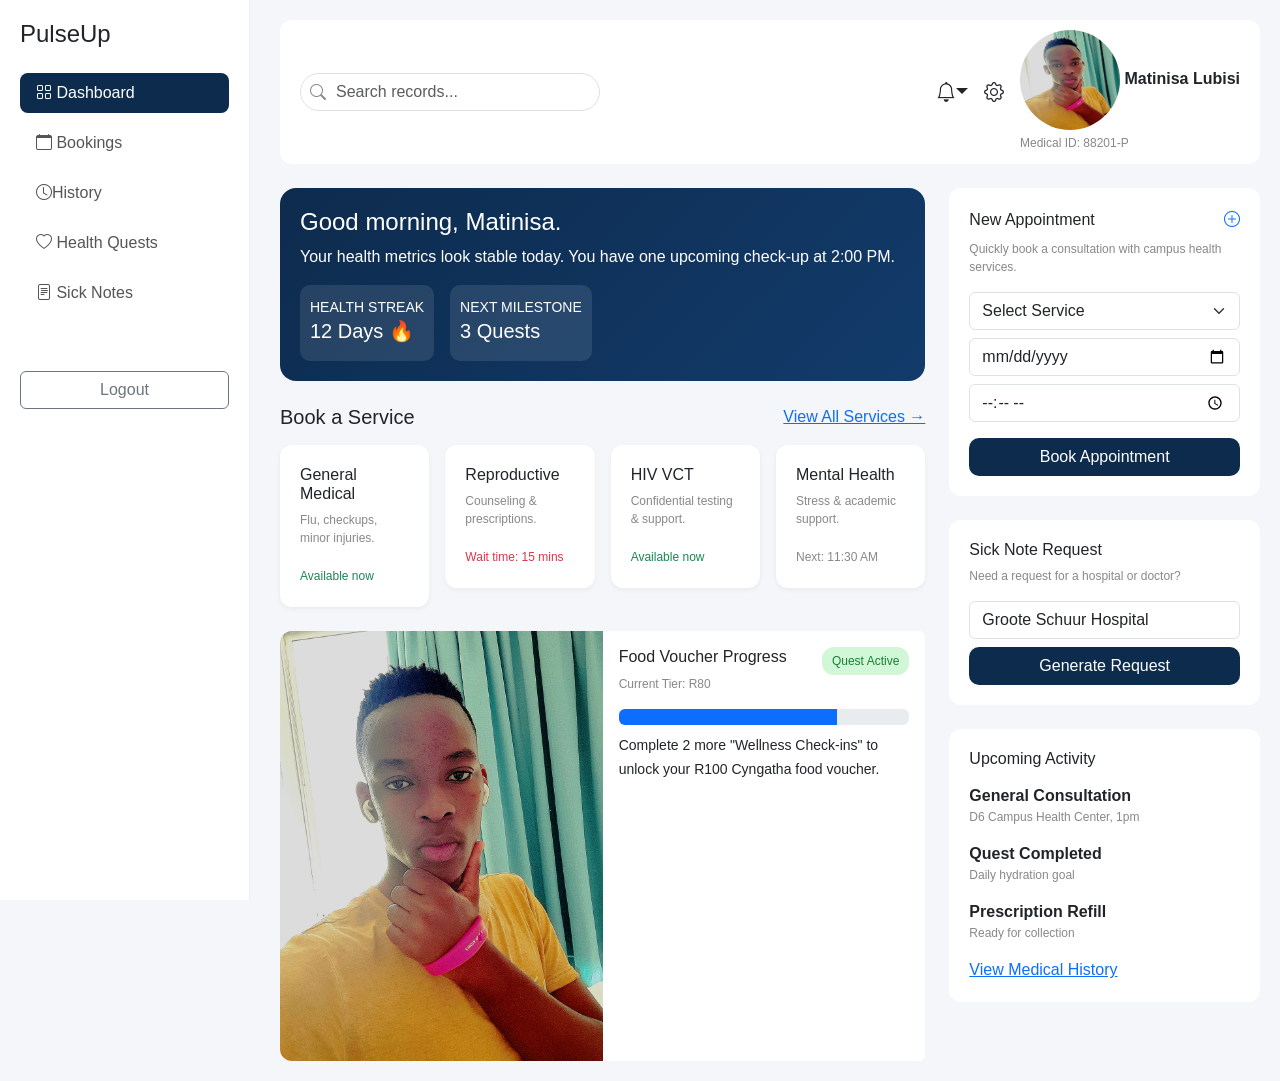
<file: Github portfolio artifacts/Student side/dashboard.html>
<!DOCTYPE html>
<html lang="en">
<head>
    <meta charset="UTF-8">
    <meta name="viewport" content="width=device-width, initial-scale=1.0">
    <title>PulseUp Dashboard</title>

    <link href="https://cdn.jsdelivr.net/npm/bootstrap@5.3.0/dist/css/bootstrap.min.css" rel="stylesheet">

    <link href="https://cdn.jsdelivr.net/npm/bootstrap-icons/font/bootstrap-icons.css" rel="stylesheet">

    <link rel="stylesheet" href="CSS/Dashboard.css">

</head>

<body>

<div class="sidebar">
    <h4 class="mb-4">PulseUp</h4>

    <ul class="nav flex-column">
        <li class="nav-item">
            <a class="nav-link active" href="#"><i class="bi bi-grid"></i> Dashboard</a>
        </li>
        <li class="nav-item">
            <a class="nav-link" href="bookings.html"><i class="bi bi-calendar"></i> Bookings</a>
        </li>
        <a class="nav-link" href="history.html"><i class="bi bi-clock"></i>History</a>
        <li class="nav-item">
            <a class="nav-link" href="healthquest.html"><i class="bi bi-heart"></i> Health Quests</a>
        </li>
        <li class="nav-item">
            <a class="nav-link" href="sicknote.html"><i class="bi bi-file-text"></i> Sick Notes</a>
            
        </li>
    </ul>

    <div class="mt-auto pt-5">
        <button class="btn btn-outline-secondary w-100">Logout</button>
    </div>
</div>

<div class="main">

    <div class="topbar mb-4">
        <div class="search-wrapper">
            <i class="bi bi-search"></i>
            <input type="text" class="form-control search-bar" placeholder="Search records...">
        </div>
            <!-- Bell and Gear Icon-->

        <div class="d-flex align-items-center gap-3">
            <div class="dropdown">

                <i class="bi bi-bell fs-5 dropdown-toggle"
                   id="notificationDropdown"
                   data-bs-toggle="dropdown"
                   style="cursor:pointer;"></i>

                <ul class="dropdown-menu dropdown-menu-end p-2"
                    style="width:300px;">

                    <li>
                        <h6 class="dropdown-header">Notifications</h6>
                    </li>

                    <li class="mb-2">
                        <div class="small">
                            <strong>Appointment Confirmed</strong><br>
                            Your General Consultation is booked for 1 PM.
                        </div>
                    </li>

                    <li><hr class="dropdown-divider"></li>

                    <li class="mb-2">
                        <div class="small">
                            <strong>Quest Completed</strong><br>
                            Daily hydration goal completed.
                        </div>
                    </li>

                    <li><hr class="dropdown-divider"></li>

                    <li class="mb-2">
                        <div class="small">
                            <strong>Prescription Ready</strong><br>
                            Your medication is ready for collection.
                        </div>
                    </li>

                </ul>
            </div>

            <i class="bi bi-gear fs-5" id="settingsIcon" style="cursor:pointer;"></i>
            <div>
                <img src="PulseUp images\20221223_103444.jpg" class="rounded-circle " style="width: 100px; height: 100px;">
                <strong>Matinisa Lubisi</strong><br>
                
                <span class="small-text">Medical ID: 88201-P</span>
            </div>
        </div>
    </div>

    <div class="row g-4">

        <div class="col-lg-8">

            <div class="card-dark mb-4">
                <h4>Good morning, Matinisa.</h4>
                <p>Your health metrics look stable today. You have one upcoming check-up at 2:00 PM.</p>

                <div class="d-flex gap-3 mt-3">
                    <div class="mini-card">
                        <small>HEALTH STREAK</small>
                        <h5>12 Days 🔥</h5>
                    </div>
                    <div class="mini-card">
                        <small>NEXT MILESTONE</small>
                        <h5>3 Quests</h5>
                    </div>
                </div>
            </div>

            <div class="d-flex justify-content-between mb-2">
                <h5>Book a Service</h5>
                <a href="#" id="viewServices">View All Services →</a>
            </div>

            <div class="row g-3 mb-4">
                <div class="col-md-3">
                    <div class="service-card">
                        <h6>General Medical</h6>
                        <p class="small-text">Flu, checkups, minor injuries.</p>
                        <span class="text-success small-text">Available now</span>
                    </div>
                </div>

                <div class="col-md-3">
                    <div class="service-card">
                        <h6>Reproductive</h6>
                        <p class="small-text">Counseling & prescriptions.</p>
                        <span class="text-danger small-text">Wait time: 15 mins</span>
                    </div>
                </div>

                <div class="col-md-3">
                    <div class="service-card">
                        <h6>HIV VCT</h6>
                        <p class="small-text">Confidential testing & support.</p>
                        <span class="text-success small-text">Available now</span>
                    </div>
                </div>

                <div class="col-md-3">
                    <div class="service-card">
                        <h6>Mental Health</h6>
                        <p class="small-text">Stress & academic support.</p>
                        <span class="small-text">Next: 11:30 AM</span>
                    </div>
                </div>
            </div>

            <!-- Voucher Section -->
            <div class="row g-0">
                <div class="col-md-6">
                    <img src="PulseUp images\20221223_103444.jpg" class="voucher-img">
                </div>
                <div class="col-md-6 bg-white p-3 rounded-end">
                    <div class="d-flex justify-content-between">
                        <h6>Food Voucher Progress</h6>
                        <span class="badge-soft">Quest Active</span>
                    </div>

                    <p class="small-text">Current Tier: R80</p>

                    <div class="progress mb-2">
                        <div class="progress-bar" style="width:75%"></div>
                    </div>

                    <small>Complete 2 more "Wellness Check-ins" to unlock your R100 Cyngatha food voucher.</small>
                </div>
            </div>

        </div>

        <div class="col-lg-4">

    <div class="right-card mb-4">

        <div class="d-flex justify-content-between align-items-center mb-2">
            <h6 class="mb-0">New Appointment</h6>
            <i class="bi bi-plus-circle text-primary"></i>
        </div>

        <p class="small-text">
            Quickly book a consultation with campus health services.
        </p>

        <select class="form-select mb-2">
            <option>Select Service</option>
            <option>General Medical</option>
            <option>Mental Health</option>
            <option>HIV VCT</option>
            <option>Reproductive Health</option>
        </select>

        <input type="date" class="form-control mb-2">
        <input type="time" class="form-control mb-3">

        <button class="btn btn-main w-100">
            Book Appointment
        </button>
    </div>

    <div class="right-card mb-4">
        <h6>Sick Note Request</h6>
        <p class="small-text">Need a request for a hospital or doctor?</p>

        <input type="text" class="form-control mb-2" value="Groote Schuur Hospital">

        <button class="btn btn-main w-100">Generate Request</button>
    </div>

    <div class="right-card">
        <h6>Upcoming Activity</h6>

        <div class="mt-3">
            <strong>General Consultation</strong>
            <p class="small-text">D6 Campus Health Center, 1pm</p>
        </div>

        <div class="mt-3">
            <strong>Quest Completed</strong>
            <p class="small-text">Daily hydration goal</p>
        </div>

        <div class="mt-3">
            <strong>Prescription Refill</strong>
            <p class="small-text">Ready for collection</p>
        </div>

        <a href="#" class="d-block mt-3">View Medical History</a>
    </div>

</div>

    </div>
    

</div>

<script src="https://cdn.jsdelivr.net/npm/bootstrap@5.3.0/dist/js/bootstrap.bundle.min.js"></script>

<script src="JS/Dashboard.js"></script>
</body>
</html>
</file>
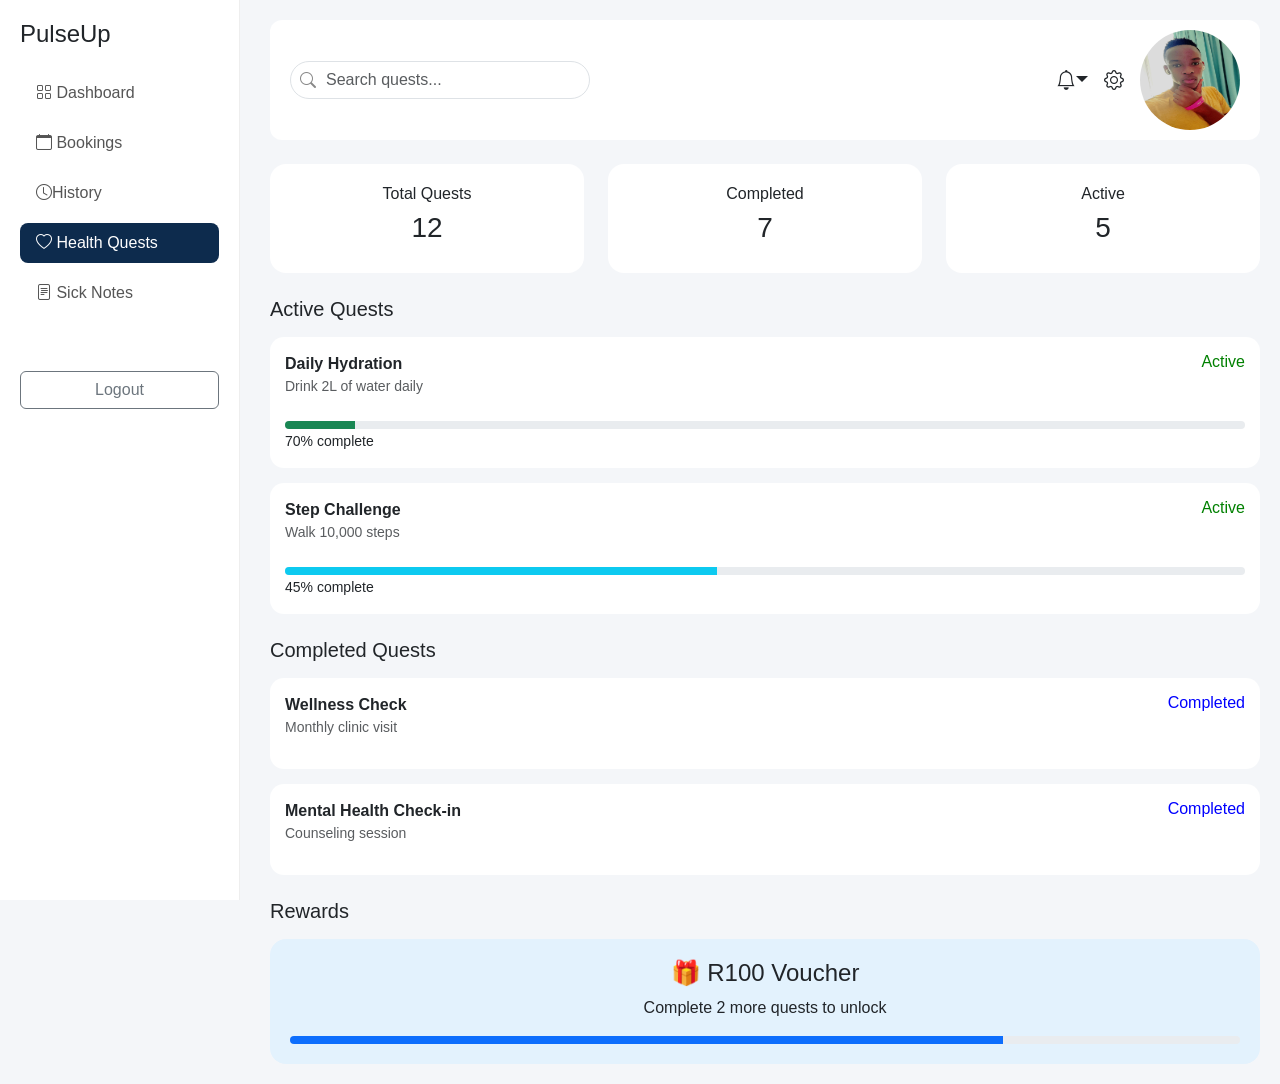
<file: Github portfolio artifacts/Student side/healthquest.html>
<!DOCTYPE html>
<html lang="en">
<head>
<meta charset="UTF-8">
<meta name="viewport" content="width=device-width, initial-scale=1.0">
<title>PulseUp - Health Quests</title>
<!-- Bootstrap -->
<link href="https://cdn.jsdelivr.net/npm/bootstrap@5.3.0/dist/css/bootstrap.min.css" rel="stylesheet">
<link href="https://cdn.jsdelivr.net/npm/bootstrap-icons/font/bootstrap-icons.css" rel="stylesheet">

    <link rel="stylesheet" href="CSS/Healthquest.css">

</head>

<body>

<div class="sidebar">
    <h4>PulseUp</h4>

    <ul class="nav flex-column mt-4">
        <li><a class="nav-link" href="dashboard.html"><i class="bi bi-grid"></i> Dashboard</a></li>
        <li><a class="nav-link" href="bookings.html"><i class="bi bi-calendar"></i> Bookings</a></li>
        <a class="nav-link" href="history.html"><i class="bi bi-clock"></i>History</a>
        <li><a class="nav-link active" href="#"><i class="bi bi-heart"></i> Health Quests</a></li>
        <li><a class="nav-link" href="sicknote.html"><i class="bi bi-file-text"></i> Sick Notes</a></li>
    </ul>

    <div class="mt-auto pt-5">
        <button class="btn btn-outline-secondary w-100">Logout</button>
    </div>
</div>

<div class="main">

    <div class="topbar mb-4">
        <div class="search-wrapper">
            <i class="bi bi-search"></i>
            <input type="text" class="form-control search-bar" placeholder="Search quests...">
        </div>

        <div class="d-flex align-items-center gap-3">

            <div class="dropdown">
                <i class="bi bi-bell fs-5 dropdown-toggle"
                   id="notificationDropdown"
                   data-bs-toggle="dropdown"
                   style="cursor:pointer;"></i>

                <ul class="dropdown-menu dropdown-menu-end p-2"
                    style="width:300px;">
                    <li>
                        <h6 class="dropdown-header">
                            Notifications
                        </h6>
                    </li>

                    <li class="mb-2">
                        <div class="small">
                            <strong>Quest Progress Updated</strong><br>
                            Daily Hydration is now 70% complete.
                        </div>
                    </li>

                    <li><hr class="dropdown-divider"></li>

                    <li class="mb-2">
                        <div class="small">
                            <strong>Reward Unlock</strong><br>
                            Complete 2 more quests for your voucher.
                        </div>
                    </li>

                    <li><hr class="dropdown-divider"></li>

                    <li class="mb-2">
                        <div class="small">
                            <strong>New Health Challenge</strong><br>
                            A new wellness challenge is available.
                        </div>
                    </li>

                </ul>
            </div>
            <i class="bi bi-gear fs-5"
               id="settingsIcon"
               style="cursor:pointer;"></i>

            <img src="PulseUp images/20221223_103444.jpg"
                 class="rounded-circle"
                 style="width:100px; height:100px;">
        </div>
    </div>

    <div class="row g-4 mb-4">

        <div class="col-md-4">
            <div class="card-box text-center">
                <h6>Total Quests</h6>
                <h3>12</h3>
            </div>
        </div>

        <div class="col-md-4">
            <div class="card-box text-center">
                <h6>Completed</h6>
                <h3>7</h3>
            </div>
        </div>

        <div class="col-md-4">
            <div class="card-box text-center">
                <h6>Active</h6>
                <h3>5</h3>
            </div>
        </div>

    </div>

    <h5 class="mb-3">Active Quests</h5>

    <div class="quest-card">
        <div class="d-flex justify-content-between">
            <div>
                <strong>Daily Hydration</strong>
                <p class="small text-muted">Drink 2L of water daily</p>
            </div>
            <h6 style=" color: green">Active</h6>
        </div>

        <div class="progress mt-2">
            <div class="progress-bar bg-success" style="width: 70px"></div>
        </div>
        <small>70% complete</small>
    </div>

    <div class="quest-card">
        <div class="d-flex justify-content-between">
            <div>
                <strong>Step Challenge</strong>
                <p class="small text-muted">Walk 10,000 steps</p>
            </div>
            <h6 style=" color: green">Active</h6>
        </div>

        <div class="progress mt-2">
            <div class="progress-bar bg-info" style="width: 45%"></div>
        </div>
        <small>45% complete</small>
    </div>

    <h5 class="mt-4 mb-3">Completed Quests</h5>

    <div class="quest-card">
        <div class="d-flex justify-content-between">
            <div>
                <strong>Wellness Check</strong>
                <p class="small text-muted">Monthly clinic visit</p>
            </div>
            <h6 style=" color: blue">Completed</h6>
        </div>
    </div>

    <div class="quest-card">
        <div class="d-flex justify-content-between">
            <div>
                <strong>Mental Health Check-in</strong>
                <p class="small text-muted">Counseling session</p>
            </div>
             <h6 style=" color: blue">Completed</h6>
        </div>
    </div>

    <h5 class="mt-4 mb-3">Rewards</h5>

    <div class="reward-box">
        <h4>🎁 R100 Voucher</h4>
        <p>Complete 2 more quests to unlock</p>
        <div class="progress">
            <div class="progress-bar" style="width: 75%"></div>
        </div>
    </div>

</div>
<script src="https://cdn.jsdelivr.net/npm/bootstrap@5.3.0/dist/js/bootstrap.bundle.min.js"></script>
<script src="JS/Healthquest.js"></script>
</body>
</html>
</file>
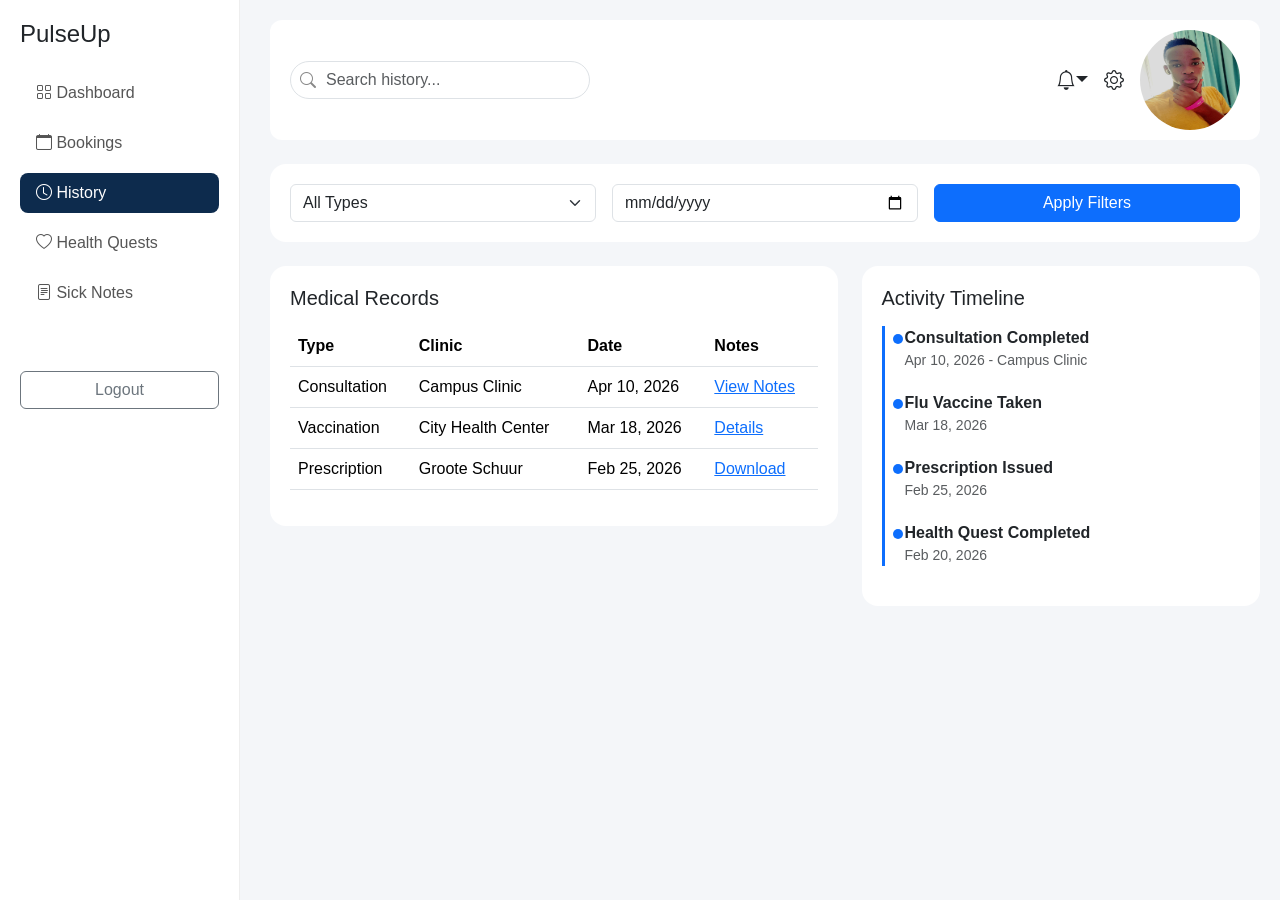
<file: Github portfolio artifacts/Student side/history.html>
<!DOCTYPE html>
<html lang="en">
<head>
<meta charset="UTF-8">
<meta name="viewport" content="width=device-width, initial-scale=1.0">
<title>PulseUp - History</title>

<link href="https://cdn.jsdelivr.net/npm/bootstrap@5.3.0/dist/css/bootstrap.min.css" rel="stylesheet">
<link href="https://cdn.jsdelivr.net/npm/bootstrap-icons/font/bootstrap-icons.css" rel="stylesheet">

    <link rel="stylesheet" href="CSS/History.css">
</head>

<body>

<div class="sidebar">
    <h4>PulseUp</h4>

    <ul class="nav flex-column mt-4">
        <li><a class="nav-link" href="dashboard.html"><i class="bi bi-grid"></i> Dashboard</a></li>
        <li><a class="nav-link" href="bookings.html"><i class="bi bi-calendar"></i> Bookings</a></li>
        <li><a class="nav-link active" href="#"><i class="bi bi-clock"></i> History</a></li>
        <li><a class="nav-link" href="healthquest.html"><i class="bi bi-heart"></i> Health Quests</a></li>
        <li><a class="nav-link" href="sicknote.html"><i class="bi bi-file-text"></i> Sick Notes</a></li>
    </ul>

    <div class="mt-auto pt-5">
        <button class="btn btn-outline-secondary w-100">Logout</button>
    </div>
</div>

<div class="main">

    <div class="topbar mb-4">
        <div class="search-wrapper">
            <i class="bi bi-search"></i>
            <input type="text" class="form-control search-bar" placeholder="Search history...">
        </div>

        <div class="d-flex align-items-center gap-3">

            <div class="dropdown">

                <i class="bi bi-bell fs-5 dropdown-toggle"
                   id="notificationDropdown"
                   data-bs-toggle="dropdown"
                   style="cursor:pointer;"></i>

                <ul class="dropdown-menu dropdown-menu-end p-2"
                    style="width:300px;">

                    <li>
                        <h6 class="dropdown-header">
                            Notifications
                        </h6>
                    </li>

                    <li class="mb-2">
                        <div class="small">
                            <strong>Prescription Ready</strong><br>
                            Your prescription is ready for download.
                        </div>
                    </li>

                    <li><hr class="dropdown-divider"></li>

                    <li class="mb-2">
                        <div class="small">
                            <strong>History Updated</strong><br>
                            New consultation added to your records.
                        </div>
                    </li>

                    <li><hr class="dropdown-divider"></li>

                    <li class="mb-2">
                        <div class="small">
                            <strong>Reminder</strong><br>
                            Review your recent medical notes.
                        </div>
                    </li>

                </ul>

            </div>

            <i class="bi bi-gear fs-5"
               id="settingsIcon"
               style="cursor:pointer;"></i>

            <img src="PulseUp images/20221223_103444.jpg"
                 class="rounded-circle"
                 style="width: 100px; height: 100px;">

        </div>
    </div>

    <div class="card-box mb-4">
        <div class="row g-3">
            <div class="col-md-4">
                <select class="form-select" id="filterType">
                    <option>All Types</option>
                    <option>Consultation</option>
                    <option>Vaccination</option>
                    <option>Prescription</option>
                </select>
            </div>

            <div class="col-md-4">
                <input type="date"
                       class="form-control"
                       id="filterDate">
            </div>

            <div class="col-md-4">
                <button class="btn btn-primary w-100"
                        id="applyFilters">
                    Apply Filters
                </button>
            </div>
        </div>
    </div>

    <div class="row g-4">

        <div class="col-lg-7">
            <div class="card-box">
                <h5>Medical Records</h5>

                <table class="table mt-3">
                    <thead>
                        <tr>
                            <th>Type</th>
                            <th>Clinic</th>
                            <th>Date</th>
                            <th>Notes</th>
                        </tr>
                    </thead>

                    <tbody>
                        <tr>
                            <td>Consultation</td>
                            <td>Campus Clinic</td>
                            <td>Apr 10, 2026</td>
                            <td><a href="#">View Notes</a></td>
                        </tr>

                        <tr>
                            <td>Vaccination</td>
                            <td>City Health Center</td>
                            <td>Mar 18, 2026</td>
                            <td><a href="#">Details</a></td>
                        </tr>

                        <tr>
                            <td>Prescription</td>
                            <td>Groote Schuur</td>
                            <td>Feb 25, 2026</td>
                            <td><a href="#">Download</a></td>
                        </tr>
                    </tbody>
                </table>
            </div>
        </div>

        <div class="col-lg-5">
            <div class="card-box">
                <h5>Activity Timeline</h5>

                <div class="timeline mt-3">

                    <div class="timeline-item">
                        <strong>Consultation Completed</strong>
                        <p class="small text-muted">Apr 10, 2026 - Campus Clinic</p>
                    </div>

                    <div class="timeline-item">
                        <strong>Flu Vaccine Taken</strong>
                        <p class="small text-muted">Mar 18, 2026</p>
                    </div>

                    <div class="timeline-item">
                        <strong>Prescription Issued</strong>
                        <p class="small text-muted">Feb 25, 2026</p>
                    </div>

                    <div class="timeline-item">
                        <strong>Health Quest Completed</strong>
                        <p class="small text-muted">Feb 20, 2026</p>
                    </div>

                </div>
            </div>
        </div>

    </div>

</div>
<script src="https://cdn.jsdelivr.net/npm/bootstrap@5.3.0/dist/js/bootstrap.bundle.min.js"></script>
<script src="JS/History.js"></script>
</body>
</html>
</file>
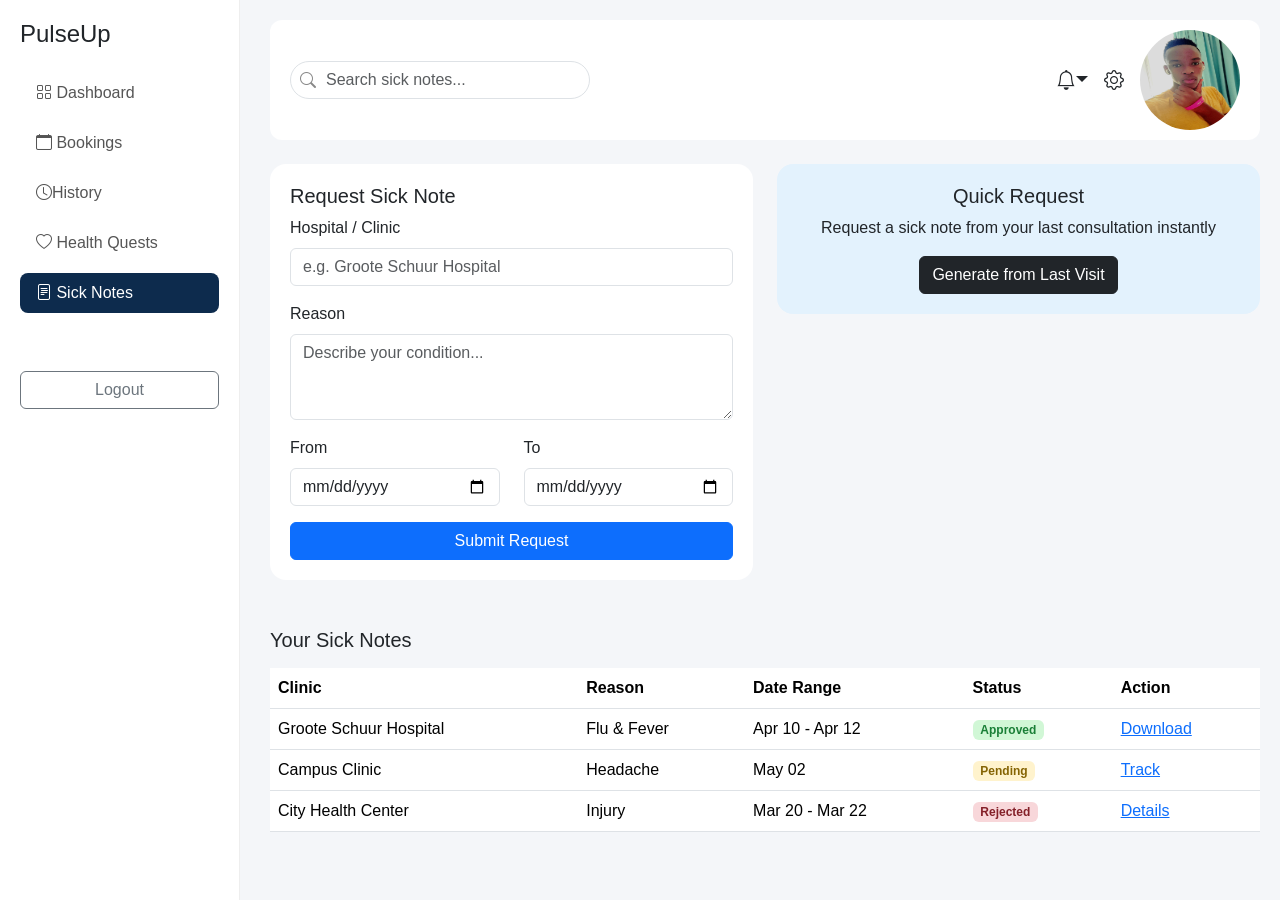
<file: Github portfolio artifacts/Student side/sicknote.html>
<!DOCTYPE html>
<html lang="en">
<head>
<meta charset="UTF-8">
<meta name="viewport" content="width=device-width, initial-scale=1.0">
<title>PulseUp - Sick Notes</title>

<link href="https://cdn.jsdelivr.net/npm/bootstrap@5.3.0/dist/css/bootstrap.min.css" rel="stylesheet">
<link href="https://cdn.jsdelivr.net/npm/bootstrap-icons/font/bootstrap-icons.css" rel="stylesheet">

    <link rel="stylesheet" href="CSS/Sicknote.css">
</head>
<body>
<div class="sidebar">
    <h4>PulseUp</h4>

    <ul class="nav flex-column mt-4">
        <li><a class="nav-link" href="dashboard.html"><i class="bi bi-grid"></i> Dashboard</a></li>
        <li><a class="nav-link" href="bookings.html"><i class="bi bi-calendar"></i> Bookings</a></li>
        <a class="nav-link" href="history.html"><i class="bi bi-clock"></i>History</a>
        <li><a class="nav-link" href="healthquest.html"><i class="bi bi-heart"></i> Health Quests</a></li>
        <li><a class="nav-link active" href="#"><i class="bi bi-file-text"></i> Sick Notes</a></li>
    </ul>

    <div class="mt-auto pt-5">
        <button class="btn btn-outline-secondary w-100">Logout</button>
    </div>
</div>

<div class="main">

    <div class="topbar mb-4">
        <div class="search-wrapper">
            <i class="bi bi-search"></i>
            <input type="text" class="form-control search-bar" placeholder="Search sick notes...">
        </div>

        <div class="d-flex align-items-center gap-3">

            <div class="dropdown">

                <i class="bi bi-bell fs-5 dropdown-toggle"
                   id="notificationDropdown"
                   data-bs-toggle="dropdown"
                   style="cursor:pointer;"></i>

                <ul class="dropdown-menu dropdown-menu-end p-2"
                    style="width:300px;">

                    <li>
                        <h6 class="dropdown-header">
                            Notifications
                        </h6>
                    </li>

                    <li class="mb-2">
                        <div class="small">
                            <strong>Sick Note Approved</strong><br>
                            Your flu request has been approved.
                        </div>
                    </li>

                    <li><hr class="dropdown-divider"></li>

                    <li class="mb-2">
                        <div class="small">
                            <strong>Pending Review</strong><br>
                            Campus Clinic request is under review.
                        </div>
                    </li>

                    <li><hr class="dropdown-divider"></li>

                    <li class="mb-2">
                        <div class="small">
                            <strong>Reminder</strong><br>
                            Download your approved sick note.
                        </div>
                    </li>

                </ul>

            </div>

            <i class="bi bi-gear fs-5"
               id="settingsIcon"
               style="cursor:pointer;"></i>

            <img src="PulseUp images/20221223_103444.jpg"
                 class="rounded-circle"
                 style="height:100px; width:100px;">

        </div>
    </div>

    <div class="row g-4">

        <div class="col-lg-6">
            <div class="card-box">
                <h5>Request Sick Note</h5>

                <form>
                    <div class="mb-3">
                        <label class="form-label">Hospital / Clinic</label>
                        <input type="text" class="form-control" placeholder="e.g. Groote Schuur Hospital">
                    </div>

                    <div class="mb-3">
                        <label class="form-label">Reason</label>
                        <textarea class="form-control" rows="3" placeholder="Describe your condition..."></textarea>
                    </div>

                    <div class="row">
                        <div class="col">
                            <label class="form-label">From</label>
                            <input type="date" class="form-control">
                        </div>
                        <div class="col">
                            <label class="form-label">To</label>
                            <input type="date" class="form-control">
                        </div>
                    </div>

                    <button class="btn btn-primary w-100 mt-3">Submit Request</button>
                </form>
            </div>
        </div>

        <div class="col-lg-6">
            <div class="quick-card">
                <h5>Quick Request</h5>
                <p>Request a sick note from your last consultation instantly</p>
                <button class="btn btn-dark">Generate from Last Visit</button>
            </div>
        </div>

    </div>

    <div class="mt-5">
        <h5>Your Sick Notes</h5>

        <table class="table mt-3">
            <thead>
                <tr>
                    <th>Clinic</th>
                    <th>Reason</th>
                    <th>Date Range</th>
                    <th>Status</th>
                    <th>Action</th>
                </tr>
            </thead>

            <tbody>
                <tr>
                    <td>Groote Schuur Hospital</td>
                    <td>Flu & Fever</td>
                    <td>Apr 10 - Apr 12</td>
                    <td><span class="badge badge-approved">Approved</span></td>
                    <td><a href="#">Download</a></td>
                </tr>

                <tr>
                    <td>Campus Clinic</td>
                    <td>Headache</td>
                    <td>May 02</td>
                    <td><span class="badge badge-pending">Pending</span></td>
                    <td><a href="#">Track</a></td>
                </tr>

                <tr>
                    <td>City Health Center</td>
                    <td>Injury</td>
                    <td>Mar 20 - Mar 22</td>
                    <td><span class="badge badge-rejected">Rejected</span></td>
                    <td><a href="#">Details</a></td>
                </tr>
            </tbody>
        </table>
    </div>
</div>
<script src="https://cdn.jsdelivr.net/npm/bootstrap@5.3.0/dist/js/bootstrap.bundle.min.js"></script>
<script src="JS/Sicknote.js"></script>
</body>
</html>
</file>
<file: Github portfolio artifacts/css/min.css>
@charset "UTF-8";/*!

 */:root{--bs-blue:#0d6efd;--bs-indigo:#6610f2;--bs-purple:#6f42c1;--bs-pink:#d63384;--bs-red:#dc3545;--bs-orange:#fd7e14;--bs-yellow:#ffc107;--bs-green:#198754;--bs-teal:#20c997;--bs-cyan:#0dcaf0;--bs-black:#000;--bs-white:#fff;--bs-gray:#6c757d;--bs-gray-dark:#343a40;--bs-gray-100:#f8f9fa;--bs-gray-200:#e9ecef;--bs-gray-300:#dee2e6;--bs-gray-400:#ced4da;--bs-gray-500:#adb5bd;--bs-gray-600:#6c757d;--bs-gray-700:#495057;--bs-gray-800:#343a40;--bs-gray-900:#212529;--bs-primary:#0d6efd;--bs-secondary:#6c757d;--bs-success:#198754;--bs-info:#0dcaf0;--bs-warning:#ffc107;--bs-danger:#dc3545;--bs-light:#f8f9fa;--bs-dark:#212529;--bs-primary-rgb:13,110,253;--bs-secondary-rgb:108,117,125;--bs-success-rgb:25,135,84;--bs-info-rgb:13,202,240;--bs-warning-rgb:255,193,7;--bs-danger-rgb:220,53,69;--bs-light-rgb:248,249,250;--bs-dark-rgb:33,37,41;--bs-white-rgb:255,255,255;--bs-black-rgb:0,0,0;--bs-body-color-rgb:33,37,41;--bs-body-bg-rgb:255,255,255;--bs-font-sans-serif:system-ui,-apple-system,"Segoe UI",Roboto,"Helvetica Neue","Noto Sans","Liberation Sans",Arial,sans-serif,"Apple Color Emoji","Segoe UI Emoji","Segoe UI Symbol","Noto Color Emoji";--bs-font-monospace:SFMono-Regular,Menlo,Monaco,Consolas,"Liberation Mono","Courier New",monospace;--bs-gradient:linear-gradient(180deg, rgba(255, 255, 255, 0.15), rgba(255, 255, 255, 0));--bs-body-font-family:var(--bs-font-sans-serif);--bs-body-font-size:1rem;--bs-body-font-weight:400;--bs-body-line-height:1.5;--bs-body-color:#212529;--bs-body-bg:#fff;--bs-border-width:1px;--bs-border-style:solid;--bs-border-color:#dee2e6;--bs-border-color-translucent:rgba(0, 0, 0, 0.175);--bs-border-radius:0.375rem;--bs-border-radius-sm:0.25rem;--bs-border-radius-lg:0.5rem;--bs-border-radius-xl:1rem;--bs-border-radius-2xl:2rem;--bs-border-radius-pill:50rem;--bs-link-color:#0d6efd;--bs-link-hover-color:#0a58ca;--bs-code-color:#d63384;--bs-highlight-bg:#fff3cd}*,::after,::before{box-sizing:border-box}@media (prefers-reduced-motion:no-preference){:root{scroll-behavior:smooth}}body{margin:0;font-family:var(--bs-body-font-family);font-size:var(--bs-body-font-size);font-weight:var(--bs-body-font-weight);line-height:var(--bs-body-line-height);color:var(--bs-body-color);text-align:var(--bs-body-text-align);background-color:var(--bs-body-bg);-webkit-text-size-adjust:100%;-webkit-tap-highlight-color:transparent}hr{margin:1rem 0;color:inherit;border:0;border-top:1px solid;opacity:.25}.h1,.h2,.h3,.h4,.h5,.h6,h1,h2,h3,h4,h5,h6{margin-top:0;margin-bottom:.5rem;font-weight:500;line-height:1.2}.h1,h1{font-size:calc(1.375rem + 1.5vw)}@media (min-width:1200px){.h1,h1{font-size:2.5rem}}.h2,h2{font-size:calc(1.325rem + .9vw)}@media (min-width:1200px){.h2,h2{font-size:2rem}}.h3,h3{font-size:calc(1.3rem + .6vw)}@media (min-width:1200px){.h3,h3{font-size:1.75rem}}.h4,h4{font-size:calc(1.275rem + .3vw)}@media (min-width:1200px){.h4,h4{font-size:1.5rem}}.h5,h5{font-size:1.25rem}.h6,h6{font-size:1rem}p{margin-top:0;margin-bottom:1rem}abbr[title]{-webkit-text-decoration:underline dotted;text-decoration:underline dotted;cursor:help;-webkit-text-decoration-skip-ink:none;text-decoration-skip-ink:none}address{margin-bottom:1rem;font-style:normal;line-height:inherit}ol,ul{padding-left:2rem}dl,ol,ul{margin-top:0;margin-bottom:1rem}ol ol,ol ul,ul ol,ul ul{margin-bottom:0}dt{font-weight:700}dd{margin-bottom:.5rem;margin-left:0}blockquote{margin:0 0 1rem}b,strong{font-weight:bolder}.small,small{font-size:.875em}.mark,mark{padding:.1875em;background-color:var(--bs-highlight-bg)}sub,sup{position:relative;font-size:.75em;line-height:0;vertical-align:baseline}sub{bottom:-.25em}sup{top:-.5em}a{color:var(--bs-link-color);text-decoration:underline}a:hover{color:var(--bs-link-hover-color)}a:not([href]):not([class]),a:not([href]):not([class]):hover{color:inherit;text-decoration:none}code,kbd,pre,samp{font-family:var(--bs-font-monospace);font-size:1em}pre{display:block;margin-top:0;margin-bottom:1rem;overflow:auto;font-size:.875em}pre code{font-size:inherit;color:inherit;word-break:normal}code{font-size:.875em;color:var(--bs-code-color);word-wrap:break-word}a>code{color:inherit}kbd{padding:.1875rem .375rem;font-size:.875em;color:var(--bs-body-bg);background-color:var(--bs-body-color);border-radius:.25rem}kbd kbd{padding:0;font-size:1em}figure{margin:0 0 1rem}img,svg{vertical-align:middle}table{caption-side:bottom;border-collapse:collapse}caption{padding-top:.5rem;padding-bottom:.5rem;color:#6c757d;text-align:left}th{text-align:inherit;text-align:-webkit-match-parent}tbody,td,tfoot,th,thead,tr{border-color:inherit;border-style:solid;border-width:0}label{display:inline-block}button{border-radius:0}button:focus:not(:focus-visible){outline:0}button,input,optgroup,select,textarea{margin:0;font-family:inherit;font-size:inherit;line-height:inherit}button,select{text-transform:none}[role=button]{cursor:pointer}select{word-wrap:normal}select:disabled{opacity:1}[list]:not([type=date]):not([type=datetime-local]):not([type=month]):not([type=week]):not([type=time])::-webkit-calendar-picker-indicator{display:none!important}[type=button],[type=reset],[type=submit],button{-webkit-appearance:button}[type=button]:not(:disabled),[type=reset]:not(:disabled),[type=submit]:not(:disabled),button:not(:disabled){cursor:pointer}::-moz-focus-inner{padding:0;border-style:none}textarea{resize:vertical}fieldset{min-width:0;padding:0;margin:0;border:0}legend{float:left;width:100%;padding:0;margin-bottom:.5rem;font-size:calc(1.275rem + .3vw);line-height:inherit}@media (min-width:1200px){legend{font-size:1.5rem}}legend+*{clear:left}::-webkit-datetime-edit-day-field,::-webkit-datetime-edit-fields-wrapper,::-webkit-datetime-edit-hour-field,::-webkit-datetime-edit-minute,::-webkit-datetime-edit-month-field,::-webkit-datetime-edit-text,::-webkit-datetime-edit-year-field{padding:0}::-webkit-inner-spin-button{height:auto}[type=search]{outline-offset:-2px;-webkit-appearance:textfield}::-webkit-search-decoration{-webkit-appearance:none}::-webkit-color-swatch-wrapper{padding:0}::-webkit-file-upload-button{font:inherit;-webkit-appearance:button}::file-selector-button{font:inherit;-webkit-appearance:button}output{display:inline-block}iframe{border:0}summary{display:list-item;cursor:pointer}progress{vertical-align:baseline}[hidden]{display:none!important}.lead{font-size:1.25rem;font-weight:300}.display-1{font-size:calc(1.625rem + 4.5vw);font-weight:300;line-height:1.2}@media (min-width:1200px){.display-1{font-size:5rem}}.display-2{font-size:calc(1.575rem + 3.9vw);font-weight:300;line-height:1.2}@media (min-width:1200px){.display-2{font-size:4.5rem}}.display-3{font-size:calc(1.525rem + 3.3vw);font-weight:300;line-height:1.2}@media (min-width:1200px){.display-3{font-size:4rem}}.display-4{font-size:calc(1.475rem + 2.7vw);font-weight:300;line-height:1.2}@media (min-width:1200px){.display-4{font-size:3.5rem}}.display-5{font-size:calc(1.425rem + 2.1vw);font-weight:300;line-height:1.2}@media (min-width:1200px){.display-5{font-size:3rem}}.display-6{font-size:calc(1.375rem + 1.5vw);font-weight:300;line-height:1.2}@media (min-width:1200px){.display-6{font-size:2.5rem}}.list-unstyled{padding-left:0;list-style:none}.list-inline{padding-left:0;list-style:none}.list-inline-item{display:inline-block}.list-inline-item:not(:last-child){margin-right:.5rem}.initialism{font-size:.875em;text-transform:uppercase}.blockquote{margin-bottom:1rem;font-size:1.25rem}.blockquote>:last-child{margin-bottom:0}.blockquote-footer{margin-top:-1rem;margin-bottom:1rem;font-size:.875em;color:#6c757d}.blockquote-footer::before{content:"— "}.img-fluid{max-width:100%;height:auto}.img-thumbnail{padding:.25rem;background-color:#fff;border:1px solid var(--bs-border-color);border-radius:.375rem;max-width:100%;height:auto}.figure{display:inline-block}.figure-img{margin-bottom:.5rem;line-height:1}.figure-caption{font-size:.875em;color:#6c757d}.container,.container-fluid,.container-lg,.container-md,.container-sm,.container-xl,.container-xxl{--bs-gutter-x:1.5rem;--bs-gutter-y:0;width:100%;padding-right:calc(var(--bs-gutter-x) * .5);padding-left:calc(var(--bs-gutter-x) * .5);margin-right:auto;margin-left:auto}@media (min-width:576px){.container,.container-sm{max-width:540px}}@media (min-width:768px){.container,.container-md,.container-sm{max-width:720px}}@media (min-width:992px){.container,.container-lg,.container-md,.container-sm{max-width:960px}}@media (min-width:1200px){.container,.container-lg,.container-md,.container-sm,.container-xl{max-width:1140px}}@media (min-width:1400px){.container,.container-lg,.container-md,.container-sm,.container-xl,.container-xxl{max-width:1320px}}.row{--bs-gutter-x:1.5rem;--bs-gutter-y:0;display:flex;flex-wrap:wrap;margin-top:calc(-1 * var(--bs-gutter-y));margin-right:calc(-.5 * var(--bs-gutter-x));margin-left:calc(-.5 * var(--bs-gutter-x))}.row>*{flex-shrink:0;width:100%;max-width:100%;padding-right:calc(var(--bs-gutter-x) * .5);padding-left:calc(var(--bs-gutter-x) * .5);margin-top:var(--bs-gutter-y)}.col{flex:1 0 0%}.row-cols-auto>*{flex:0 0 auto;width:auto}.row-cols-1>*{flex:0 0 auto;width:100%}.row-cols-2>*{flex:0 0 auto;width:50%}.row-cols-3>*{flex:0 0 auto;width:33.3333333333%}.row-cols-4>*{flex:0 0 auto;width:25%}.row-cols-5>*{flex:0 0 auto;width:20%}.row-cols-6>*{flex:0 0 auto;width:16.6666666667%}.col-auto{flex:0 0 auto;width:auto}.col-1{flex:0 0 auto;width:8.33333333%}.col-2{flex:0 0 auto;width:16.66666667%}.col-3{flex:0 0 auto;width:25%}.col-4{flex:0 0 auto;width:33.33333333%}.col-5{flex:0 0 auto;width:41.66666667%}.col-6{flex:0 0 auto;width:50%}.col-7{flex:0 0 auto;width:58.33333333%}.col-8{flex:0 0 auto;width:66.66666667%}.col-9{flex:0 0 auto;width:75%}.col-10{flex:0 0 auto;width:83.33333333%}.col-11{flex:0 0 auto;width:91.66666667%}.col-12{flex:0 0 auto;width:100%}.offset-1{margin-left:8.33333333%}.offset-2{margin-left:16.66666667%}.offset-3{margin-left:25%}.offset-4{margin-left:33.33333333%}.offset-5{margin-left:41.66666667%}.offset-6{margin-left:50%}.offset-7{margin-left:58.33333333%}.offset-8{margin-left:66.66666667%}.offset-9{margin-left:75%}.offset-10{margin-left:83.33333333%}.offset-11{margin-left:91.66666667%}.g-0,.gx-0{--bs-gutter-x:0}.g-0,.gy-0{--bs-gutter-y:0}.g-1,.gx-1{--bs-gutter-x:0.25rem}.g-1,.gy-1{--bs-gutter-y:0.25rem}.g-2,.gx-2{--bs-gutter-x:0.5rem}.g-2,.gy-2{--bs-gutter-y:0.5rem}.g-3,.gx-3{--bs-gutter-x:1rem}.g-3,.gy-3{--bs-gutter-y:1rem}.g-4,.gx-4{--bs-gutter-x:1.5rem}.g-4,.gy-4{--bs-gutter-y:1.5rem}.g-5,.gx-5{--bs-gutter-x:3rem}.g-5,.gy-5{--bs-gutter-y:3rem}@media (min-width:576px){.col-sm{flex:1 0 0%}.row-cols-sm-auto>*{flex:0 0 auto;width:auto}.row-cols-sm-1>*{flex:0 0 auto;width:100%}.row-cols-sm-2>*{flex:0 0 auto;width:50%}.row-cols-sm-3>*{flex:0 0 auto;width:33.3333333333%}.row-cols-sm-4>*{flex:0 0 auto;width:25%}.row-cols-sm-5>*{flex:0 0 auto;width:20%}.row-cols-sm-6>*{flex:0 0 auto;width:16.6666666667%}.col-sm-auto{flex:0 0 auto;width:auto}.col-sm-1{flex:0 0 auto;width:8.33333333%}.col-sm-2{flex:0 0 auto;width:16.66666667%}.col-sm-3{flex:0 0 auto;width:25%}.col-sm-4{flex:0 0 auto;width:33.33333333%}.col-sm-5{flex:0 0 auto;width:41.66666667%}.col-sm-6{flex:0 0 auto;width:50%}.col-sm-7{flex:0 0 auto;width:58.33333333%}.col-sm-8{flex:0 0 auto;width:66.66666667%}.col-sm-9{flex:0 0 auto;width:75%}.col-sm-10{flex:0 0 auto;width:83.33333333%}.col-sm-11{flex:0 0 auto;width:91.66666667%}.col-sm-12{flex:0 0 auto;width:100%}.offset-sm-0{margin-left:0}.offset-sm-1{margin-left:8.33333333%}.offset-sm-2{margin-left:16.66666667%}.offset-sm-3{margin-left:25%}.offset-sm-4{margin-left:33.33333333%}.offset-sm-5{margin-left:41.66666667%}.offset-sm-6{margin-left:50%}.offset-sm-7{margin-left:58.33333333%}.offset-sm-8{margin-left:66.66666667%}.offset-sm-9{margin-left:75%}.offset-sm-10{margin-left:83.33333333%}.offset-sm-11{margin-left:91.66666667%}.g-sm-0,.gx-sm-0{--bs-gutter-x:0}.g-sm-0,.gy-sm-0{--bs-gutter-y:0}.g-sm-1,.gx-sm-1{--bs-gutter-x:0.25rem}.g-sm-1,.gy-sm-1{--bs-gutter-y:0.25rem}.g-sm-2,.gx-sm-2{--bs-gutter-x:0.5rem}.g-sm-2,.gy-sm-2{--bs-gutter-y:0.5rem}.g-sm-3,.gx-sm-3{--bs-gutter-x:1rem}.g-sm-3,.gy-sm-3{--bs-gutter-y:1rem}.g-sm-4,.gx-sm-4{--bs-gutter-x:1.5rem}.g-sm-4,.gy-sm-4{--bs-gutter-y:1.5rem}.g-sm-5,.gx-sm-5{--bs-gutter-x:3rem}.g-sm-5,.gy-sm-5{--bs-gutter-y:3rem}}@media (min-width:768px){.col-md{flex:1 0 0%}.row-cols-md-auto>*{flex:0 0 auto;width:auto}.row-cols-md-1>*{flex:0 0 auto;width:100%}.row-cols-md-2>*{flex:0 0 auto;width:50%}.row-cols-md-3>*{flex:0 0 auto;width:33.3333333333%}.row-cols-md-4>*{flex:0 0 auto;width:25%}.row-cols-md-5>*{flex:0 0 auto;width:20%}.row-cols-md-6>*{flex:0 0 auto;width:16.6666666667%}.col-md-auto{flex:0 0 auto;width:auto}.col-md-1{flex:0 0 auto;width:8.33333333%}.col-md-2{flex:0 0 auto;width:16.66666667%}.col-md-3{flex:0 0 auto;width:25%}.col-md-4{flex:0 0 auto;width:33.33333333%}.col-md-5{flex:0 0 auto;width:41.66666667%}.col-md-6{flex:0 0 auto;width:50%}.col-md-7{flex:0 0 auto;width:58.33333333%}.col-md-8{flex:0 0 auto;width:66.66666667%}.col-md-9{flex:0 0 auto;width:75%}.col-md-10{flex:0 0 auto;width:83.33333333%}.col-md-11{flex:0 0 auto;width:91.66666667%}.col-md-12{flex:0 0 auto;width:100%}.offset-md-0{margin-left:0}.offset-md-1{margin-left:8.33333333%}.offset-md-2{margin-left:16.66666667%}.offset-md-3{margin-left:25%}.offset-md-4{margin-left:33.33333333%}.offset-md-5{margin-left:41.66666667%}.offset-md-6{margin-left:50%}.offset-md-7{margin-left:58.33333333%}.offset-md-8{margin-left:66.66666667%}.offset-md-9{margin-left:75%}.offset-md-10{margin-left:83.33333333%}.offset-md-11{margin-left:91.66666667%}.g-md-0,.gx-md-0{--bs-gutter-x:0}.g-md-0,.gy-md-0{--bs-gutter-y:0}.g-md-1,.gx-md-1{--bs-gutter-x:0.25rem}.g-md-1,.gy-md-1{--bs-gutter-y:0.25rem}.g-md-2,.gx-md-2{--bs-gutter-x:0.5rem}.g-md-2,.gy-md-2{--bs-gutter-y:0.5rem}.g-md-3,.gx-md-3{--bs-gutter-x:1rem}.g-md-3,.gy-md-3{--bs-gutter-y:1rem}.g-md-4,.gx-md-4{--bs-gutter-x:1.5rem}.g-md-4,.gy-md-4{--bs-gutter-y:1.5rem}.g-md-5,.gx-md-5{--bs-gutter-x:3rem}.g-md-5,.gy-md-5{--bs-gutter-y:3rem}}@media (min-width:992px){.col-lg{flex:1 0 0%}.row-cols-lg-auto>*{flex:0 0 auto;width:auto}.row-cols-lg-1>*{flex:0 0 auto;width:100%}.row-cols-lg-2>*{flex:0 0 auto;width:50%}.row-cols-lg-3>*{flex:0 0 auto;width:33.3333333333%}.row-cols-lg-4>*{flex:0 0 auto;width:25%}.row-cols-lg-5>*{flex:0 0 auto;width:20%}.row-cols-lg-6>*{flex:0 0 auto;width:16.6666666667%}.col-lg-auto{flex:0 0 auto;width:auto}.col-lg-1{flex:0 0 auto;width:8.33333333%}.col-lg-2{flex:0 0 auto;width:16.66666667%}.col-lg-3{flex:0 0 auto;width:25%}.col-lg-4{flex:0 0 auto;width:33.33333333%}.col-lg-5{flex:0 0 auto;width:41.66666667%}.col-lg-6{flex:0 0 auto;width:50%}.col-lg-7{flex:0 0 auto;width:58.33333333%}.col-lg-8{flex:0 0 auto;width:66.66666667%}.col-lg-9{flex:0 0 auto;width:75%}.col-lg-10{flex:0 0 auto;width:83.33333333%}.col-lg-11{flex:0 0 auto;width:91.66666667%}.col-lg-12{flex:0 0 auto;width:100%}.offset-lg-0{margin-left:0}.offset-lg-1{margin-left:8.33333333%}.offset-lg-2{margin-left:16.66666667%}.offset-lg-3{margin-left:25%}.offset-lg-4{margin-left:33.33333333%}.offset-lg-5{margin-left:41.66666667%}.offset-lg-6{margin-left:50%}.offset-lg-7{margin-left:58.33333333%}.offset-lg-8{margin-left:66.66666667%}.offset-lg-9{margin-left:75%}.offset-lg-10{margin-left:83.33333333%}.offset-lg-11{margin-left:91.66666667%}.g-lg-0,.gx-lg-0{--bs-gutter-x:0}.g-lg-0,.gy-lg-0{--bs-gutter-y:0}.g-lg-1,.gx-lg-1{--bs-gutter-x:0.25rem}.g-lg-1,.gy-lg-1{--bs-gutter-y:0.25rem}.g-lg-2,.gx-lg-2{--bs-gutter-x:0.5rem}.g-lg-2,.gy-lg-2{--bs-gutter-y:0.5rem}.g-lg-3,.gx-lg-3{--bs-gutter-x:1rem}.g-lg-3,.gy-lg-3{--bs-gutter-y:1rem}.g-lg-4,.gx-lg-4{--bs-gutter-x:1.5rem}.g-lg-4,.gy-lg-4{--bs-gutter-y:1.5rem}.g-lg-5,.gx-lg-5{--bs-gutter-x:3rem}.g-lg-5,.gy-lg-5{--bs-gutter-y:3rem}}@media (min-width:1200px){.col-xl{flex:1 0 0%}.row-cols-xl-auto>*{flex:0 0 auto;width:auto}.row-cols-xl-1>*{flex:0 0 auto;width:100%}.row-cols-xl-2>*{flex:0 0 auto;width:50%}.row-cols-xl-3>*{flex:0 0 auto;width:33.3333333333%}.row-cols-xl-4>*{flex:0 0 auto;width:25%}.row-cols-xl-5>*{flex:0 0 auto;width:20%}.row-cols-xl-6>*{flex:0 0 auto;width:16.6666666667%}.col-xl-auto{flex:0 0 auto;width:auto}.col-xl-1{flex:0 0 auto;width:8.33333333%}.col-xl-2{flex:0 0 auto;width:16.66666667%}.col-xl-3{flex:0 0 auto;width:25%}.col-xl-4{flex:0 0 auto;width:33.33333333%}.col-xl-5{flex:0 0 auto;width:41.66666667%}.col-xl-6{flex:0 0 auto;width:50%}.col-xl-7{flex:0 0 auto;width:58.33333333%}.col-xl-8{flex:0 0 auto;width:66.66666667%}.col-xl-9{flex:0 0 auto;width:75%}.col-xl-10{flex:0 0 auto;width:83.33333333%}.col-xl-11{flex:0 0 auto;width:91.66666667%}.col-xl-12{flex:0 0 auto;width:100%}.offset-xl-0{margin-left:0}.offset-xl-1{margin-left:8.33333333%}.offset-xl-2{margin-left:16.66666667%}.offset-xl-3{margin-left:25%}.offset-xl-4{margin-left:33.33333333%}.offset-xl-5{margin-left:41.66666667%}.offset-xl-6{margin-left:50%}.offset-xl-7{margin-left:58.33333333%}.offset-xl-8{margin-left:66.66666667%}.offset-xl-9{margin-left:75%}.offset-xl-10{margin-left:83.33333333%}.offset-xl-11{margin-left:91.66666667%}.g-xl-0,.gx-xl-0{--bs-gutter-x:0}.g-xl-0,.gy-xl-0{--bs-gutter-y:0}.g-xl-1,.gx-xl-1{--bs-gutter-x:0.25rem}.g-xl-1,.gy-xl-1{--bs-gutter-y:0.25rem}.g-xl-2,.gx-xl-2{--bs-gutter-x:0.5rem}.g-xl-2,.gy-xl-2{--bs-gutter-y:0.5rem}.g-xl-3,.gx-xl-3{--bs-gutter-x:1rem}.g-xl-3,.gy-xl-3{--bs-gutter-y:1rem}.g-xl-4,.gx-xl-4{--bs-gutter-x:1.5rem}.g-xl-4,.gy-xl-4{--bs-gutter-y:1.5rem}.g-xl-5,.gx-xl-5{--bs-gutter-x:3rem}.g-xl-5,.gy-xl-5{--bs-gutter-y:3rem}}@media (min-width:1400px){.col-xxl{flex:1 0 0%}.row-cols-xxl-auto>*{flex:0 0 auto;width:auto}.row-cols-xxl-1>*{flex:0 0 auto;width:100%}.row-cols-xxl-2>*{flex:0 0 auto;width:50%}.row-cols-xxl-3>*{flex:0 0 auto;width:33.3333333333%}.row-cols-xxl-4>*{flex:0 0 auto;width:25%}.row-cols-xxl-5>*{flex:0 0 auto;width:20%}.row-cols-xxl-6>*{flex:0 0 auto;width:16.6666666667%}.col-xxl-auto{flex:0 0 auto;width:auto}.col-xxl-1{flex:0 0 auto;width:8.33333333%}.col-xxl-2{flex:0 0 auto;width:16.66666667%}.col-xxl-3{flex:0 0 auto;width:25%}.col-xxl-4{flex:0 0 auto;width:33.33333333%}.col-xxl-5{flex:0 0 auto;width:41.66666667%}.col-xxl-6{flex:0 0 auto;width:50%}.col-xxl-7{flex:0 0 auto;width:58.33333333%}.col-xxl-8{flex:0 0 auto;width:66.66666667%}.col-xxl-9{flex:0 0 auto;width:75%}.col-xxl-10{flex:0 0 auto;width:83.33333333%}.col-xxl-11{flex:0 0 auto;width:91.66666667%}.col-xxl-12{flex:0 0 auto;width:100%}.offset-xxl-0{margin-left:0}.offset-xxl-1{margin-left:8.33333333%}.offset-xxl-2{margin-left:16.66666667%}.offset-xxl-3{margin-left:25%}.offset-xxl-4{margin-left:33.33333333%}.offset-xxl-5{margin-left:41.66666667%}.offset-xxl-6{margin-left:50%}.offset-xxl-7{margin-left:58.33333333%}.offset-xxl-8{margin-left:66.66666667%}.offset-xxl-9{margin-left:75%}.offset-xxl-10{margin-left:83.33333333%}.offset-xxl-11{margin-left:91.66666667%}.g-xxl-0,.gx-xxl-0{--bs-gutter-x:0}.g-xxl-0,.gy-xxl-0{--bs-gutter-y:0}.g-xxl-1,.gx-xxl-1{--bs-gutter-x:0.25rem}.g-xxl-1,.gy-xxl-1{--bs-gutter-y:0.25rem}.g-xxl-2,.gx-xxl-2{--bs-gutter-x:0.5rem}.g-xxl-2,.gy-xxl-2{--bs-gutter-y:0.5rem}.g-xxl-3,.gx-xxl-3{--bs-gutter-x:1rem}.g-xxl-3,.gy-xxl-3{--bs-gutter-y:1rem}.g-xxl-4,.gx-xxl-4{--bs-gutter-x:1.5rem}.g-xxl-4,.gy-xxl-4{--bs-gutter-y:1.5rem}.g-xxl-5,.gx-xxl-5{--bs-gutter-x:3rem}.g-xxl-5,.gy-xxl-5{--bs-gutter-y:3rem}}.table{--bs-table-color:var(--bs-body-color);--bs-table-bg:transparent;--bs-table-border-color:var(--bs-border-color);--bs-table-accent-bg:transparent;--bs-table-striped-color:var(--bs-body-color);--bs-table-striped-bg:rgba(0, 0, 0, 0.05);--bs-table-active-color:var(--bs-body-color);--bs-table-active-bg:rgba(0, 0, 0, 0.1);--bs-table-hover-color:var(--bs-body-color);--bs-table-hover-bg:rgba(0, 0, 0, 0.075);width:100%;margin-bottom:1rem;color:var(--bs-table-color);vertical-align:top;border-color:var(--bs-table-border-color)}.table>:not(caption)>*>*{padding:.5rem .5rem;background-color:var(--bs-table-bg);border-bottom-width:1px;box-shadow:inset 0 0 0 9999px var(--bs-table-accent-bg)}.table>tbody{vertical-align:inherit}.table>thead{vertical-align:bottom}.table-group-divider{border-top:2px solid currentcolor}.caption-top{caption-side:top}.table-sm>:not(caption)>*>*{padding:.25rem .25rem}.table-bordered>:not(caption)>*{border-width:1px 0}.table-bordered>:not(caption)>*>*{border-width:0 1px}.table-borderless>:not(caption)>*>*{border-bottom-width:0}.table-borderless>:not(:first-child){border-top-width:0}.table-striped>tbody>tr:nth-of-type(odd)>*{--bs-table-accent-bg:var(--bs-table-striped-bg);color:var(--bs-table-striped-color)}.table-striped-columns>:not(caption)>tr>:nth-child(2n){--bs-table-accent-bg:var(--bs-table-striped-bg);color:var(--bs-table-striped-color)}.table-active{--bs-table-accent-bg:var(--bs-table-active-bg);color:var(--bs-table-active-color)}.table-hover>tbody>tr:hover>*{--bs-table-accent-bg:var(--bs-table-hover-bg);color:var(--bs-table-hover-color)}.table-primary{--bs-table-color:#000;--bs-table-bg:#cfe2ff;--bs-table-border-color:#bacbe6;--bs-table-striped-bg:#c5d7f2;--bs-table-striped-color:#000;--bs-table-active-bg:#bacbe6;--bs-table-active-color:#000;--bs-table-hover-bg:#bfd1ec;--bs-table-hover-color:#000;color:var(--bs-table-color);border-color:var(--bs-table-border-color)}.table-secondary{--bs-table-color:#000;--bs-table-bg:#e2e3e5;--bs-table-border-color:#cbccce;--bs-table-striped-bg:#d7d8da;--bs-table-striped-color:#000;--bs-table-active-bg:#cbccce;--bs-table-active-color:#000;--bs-table-hover-bg:#d1d2d4;--bs-table-hover-color:#000;color:var(--bs-table-color);border-color:var(--bs-table-border-color)}.table-success{--bs-table-color:#000;--bs-table-bg:#d1e7dd;--bs-table-border-color:#bcd0c7;--bs-table-striped-bg:#c7dbd2;--bs-table-striped-color:#000;--bs-table-active-bg:#bcd0c7;--bs-table-active-color:#000;--bs-table-hover-bg:#c1d6cc;--bs-table-hover-color:#000;color:var(--bs-table-color);border-color:var(--bs-table-border-color)}.table-info{--bs-table-color:#000;--bs-table-bg:#cff4fc;--bs-table-border-color:#badce3;--bs-table-striped-bg:#c5e8ef;--bs-table-striped-color:#000;--bs-table-active-bg:#badce3;--bs-table-active-color:#000;--bs-table-hover-bg:#bfe2e9;--bs-table-hover-color:#000;color:var(--bs-table-color);border-color:var(--bs-table-border-color)}.table-warning{--bs-table-color:#000;--bs-table-bg:#fff3cd;--bs-table-border-color:#e6dbb9;--bs-table-striped-bg:#f2e7c3;--bs-table-striped-color:#000;--bs-table-active-bg:#e6dbb9;--bs-table-active-color:#000;--bs-table-hover-bg:#ece1be;--bs-table-hover-color:#000;color:var(--bs-table-color);border-color:var(--bs-table-border-color)}.table-danger{--bs-table-color:#000;--bs-table-bg:#f8d7da;--bs-table-border-color:#dfc2c4;--bs-table-striped-bg:#eccccf;--bs-table-striped-color:#000;--bs-table-active-bg:#dfc2c4;--bs-table-active-color:#000;--bs-table-hover-bg:#e5c7ca;--bs-table-hover-color:#000;color:var(--bs-table-color);border-color:var(--bs-table-border-color)}.table-light{--bs-table-color:#000;--bs-table-bg:#f8f9fa;--bs-table-border-color:#dfe0e1;--bs-table-striped-bg:#ecedee;--bs-table-striped-color:#000;--bs-table-active-bg:#dfe0e1;--bs-table-active-color:#000;--bs-table-hover-bg:#e5e6e7;--bs-table-hover-color:#000;color:var(--bs-table-color);border-color:var(--bs-table-border-color)}.table-dark{--bs-table-color:#fff;--bs-table-bg:#212529;--bs-table-border-color:#373b3e;--bs-table-striped-bg:#2c3034;--bs-table-striped-color:#fff;--bs-table-active-bg:#373b3e;--bs-table-active-color:#fff;--bs-table-hover-bg:#323539;--bs-table-hover-color:#fff;color:var(--bs-table-color);border-color:var(--bs-table-border-color)}.table-responsive{overflow-x:auto;-webkit-overflow-scrolling:touch}@media (max-width:575.98px){.table-responsive-sm{overflow-x:auto;-webkit-overflow-scrolling:touch}}@media (max-width:767.98px){.table-responsive-md{overflow-x:auto;-webkit-overflow-scrolling:touch}}@media (max-width:991.98px){.table-responsive-lg{overflow-x:auto;-webkit-overflow-scrolling:touch}}@media (max-width:1199.98px){.table-responsive-xl{overflow-x:auto;-webkit-overflow-scrolling:touch}}@media (max-width:1399.98px){.table-responsive-xxl{overflow-x:auto;-webkit-overflow-scrolling:touch}}.form-label{margin-bottom:.5rem}.col-form-label{padding-top:calc(.375rem + 1px);padding-bottom:calc(.375rem + 1px);margin-bottom:0;font-size:inherit;line-height:1.5}.col-form-label-lg{padding-top:calc(.5rem + 1px);padding-bottom:calc(.5rem + 1px);font-size:1.25rem}.col-form-label-sm{padding-top:calc(.25rem + 1px);padding-bottom:calc(.25rem + 1px);font-size:.875rem}.form-text{margin-top:.25rem;font-size:.875em;color:#6c757d}.form-control{display:block;width:100%;padding:.375rem .75rem;font-size:1rem;font-weight:400;line-height:1.5;color:#212529;background-color:#fff;background-clip:padding-box;border:1px solid #ced4da;-webkit-appearance:none;-moz-appearance:none;appearance:none;border-radius:.375rem;transition:border-color .15s ease-in-out,box-shadow .15s ease-in-out}@media (prefers-reduced-motion:reduce){.form-control{transition:none}}.form-control[type=file]{overflow:hidden}.form-control[type=file]:not(:disabled):not([readonly]){cursor:pointer}.form-control:focus{color:#212529;background-color:#fff;border-color:#86b7fe;outline:0;box-shadow:0 0 0 .25rem rgba(13,110,253,.25)}.form-control::-webkit-date-and-time-value{height:1.5em}.form-control::-moz-placeholder{color:#6c757d;opacity:1}.form-control::placeholder{color:#6c757d;opacity:1}.form-control:disabled{background-color:#e9ecef;opacity:1}.form-control::-webkit-file-upload-button{padding:.375rem .75rem;margin:-.375rem -.75rem;-webkit-margin-end:.75rem;margin-inline-end:.75rem;color:#212529;background-color:#e9ecef;pointer-events:none;border-color:inherit;border-style:solid;border-width:0;border-inline-end-width:1px;border-radius:0;-webkit-transition:color .15s ease-in-out,background-color .15s ease-in-out,border-color .15s ease-in-out,box-shadow .15s ease-in-out;transition:color .15s ease-in-out,background-color .15s ease-in-out,border-color .15s ease-in-out,box-shadow .15s ease-in-out}.form-control::file-selector-button{padding:.375rem .75rem;margin:-.375rem -.75rem;-webkit-margin-end:.75rem;margin-inline-end:.75rem;color:#212529;background-color:#e9ecef;pointer-events:none;border-color:inherit;border-style:solid;border-width:0;border-inline-end-width:1px;border-radius:0;transition:color .15s ease-in-out,background-color .15s ease-in-out,border-color .15s ease-in-out,box-shadow .15s ease-in-out}@media (prefers-reduced-motion:reduce){.form-control::-webkit-file-upload-button{-webkit-transition:none;transition:none}.form-control::file-selector-button{transition:none}}.form-control:hover:not(:disabled):not([readonly])::-webkit-file-upload-button{background-color:#dde0e3}.form-control:hover:not(:disabled):not([readonly])::file-selector-button{background-color:#dde0e3}.form-control-plaintext{display:block;width:100%;padding:.375rem 0;margin-bottom:0;line-height:1.5;color:#212529;background-color:transparent;border:solid transparent;border-width:1px 0}.form-control-plaintext:focus{outline:0}.form-control-plaintext.form-control-lg,.form-control-plaintext.form-control-sm{padding-right:0;padding-left:0}.form-control-sm{min-height:calc(1.5em + .5rem + 2px);padding:.25rem .5rem;font-size:.875rem;border-radius:.25rem}.form-control-sm::-webkit-file-upload-button{padding:.25rem .5rem;margin:-.25rem -.5rem;-webkit-margin-end:.5rem;margin-inline-end:.5rem}.form-control-sm::file-selector-button{padding:.25rem .5rem;margin:-.25rem -.5rem;-webkit-margin-end:.5rem;margin-inline-end:.5rem}.form-control-lg{min-height:calc(1.5em + 1rem + 2px);padding:.5rem 1rem;font-size:1.25rem;border-radius:.5rem}.form-control-lg::-webkit-file-upload-button{padding:.5rem 1rem;margin:-.5rem -1rem;-webkit-margin-end:1rem;margin-inline-end:1rem}.form-control-lg::file-selector-button{padding:.5rem 1rem;margin:-.5rem -1rem;-webkit-margin-end:1rem;margin-inline-end:1rem}textarea.form-control{min-height:calc(1.5em + .75rem + 2px)}textarea.form-control-sm{min-height:calc(1.5em + .5rem + 2px)}textarea.form-control-lg{min-height:calc(1.5em + 1rem + 2px)}.form-control-color{width:3rem;height:calc(1.5em + .75rem + 2px);padding:.375rem}.form-control-color:not(:disabled):not([readonly]){cursor:pointer}.form-control-color::-moz-color-swatch{border:0!important;border-radius:.375rem}.form-control-color::-webkit-color-swatch{border-radius:.375rem}.form-control-color.form-control-sm{height:calc(1.5em + .5rem + 2px)}.form-control-color.form-control-lg{height:calc(1.5em + 1rem + 2px)}.form-select{display:block;width:100%;padding:.375rem 2.25rem .375rem .75rem;-moz-padding-start:calc(0.75rem - 3px);font-size:1rem;font-weight:400;line-height:1.5;color:#212529;background-color:#fff;background-image:url("data:image/svg+xml,%3csvg xmlns='http://www.w3.org/2000/svg' viewBox='0 0 16 16'%3e%3cpath fill='none' stroke='%23343a40' stroke-linecap='round' stroke-linejoin='round' stroke-width='2' d='m2 5 6 6 6-6'/%3e%3c/svg%3e");background-repeat:no-repeat;background-position:right .75rem center;background-size:16px 12px;border:1px solid #ced4da;border-radius:.375rem;transition:border-color .15s ease-in-out,box-shadow .15s ease-in-out;-webkit-appearance:none;-moz-appearance:none;appearance:none}@media (prefers-reduced-motion:reduce){.form-select{transition:none}}.form-select:focus{border-color:#86b7fe;outline:0;box-shadow:0 0 0 .25rem rgba(13,110,253,.25)}.form-select[multiple],.form-select[size]:not([size="1"]){padding-right:.75rem;background-image:none}.form-select:disabled{background-color:#e9ecef}.form-select:-moz-focusring{color:transparent;text-shadow:0 0 0 #212529}.form-select-sm{padding-top:.25rem;padding-bottom:.25rem;padding-left:.5rem;font-size:.875rem;border-radius:.25rem}.form-select-lg{padding-top:.5rem;padding-bottom:.5rem;padding-left:1rem;font-size:1.25rem;border-radius:.5rem}.form-check{display:block;min-height:1.5rem;padding-left:1.5em;margin-bottom:.125rem}.form-check .form-check-input{float:left;margin-left:-1.5em}.form-check-reverse{padding-right:1.5em;padding-left:0;text-align:right}.form-check-reverse .form-check-input{float:right;margin-right:-1.5em;margin-left:0}.form-check-input{width:1em;height:1em;margin-top:.25em;vertical-align:top;background-color:#fff;background-repeat:no-repeat;background-position:center;background-size:contain;border:1px solid rgba(0,0,0,.25);-webkit-appearance:none;-moz-appearance:none;appearance:none;-webkit-print-color-adjust:exact;color-adjust:exact;print-color-adjust:exact}.form-check-input[type=checkbox]{border-radius:.25em}.form-check-input[type=radio]{border-radius:50%}.form-check-input:active{filter:brightness(90%)}.form-check-input:focus{border-color:#86b7fe;outline:0;box-shadow:0 0 0 .25rem rgba(13,110,253,.25)}.form-check-input:checked{background-color:#0d6efd;border-color:#0d6efd}.form-check-input:checked[type=checkbox]{background-image:url("data:image/svg+xml,%3csvg xmlns='http://www.w3.org/2000/svg' viewBox='0 0 20 20'%3e%3cpath fill='none' stroke='%23fff' stroke-linecap='round' stroke-linejoin='round' stroke-width='3' d='m6 10 3 3 6-6'/%3e%3c/svg%3e")}.form-check-input:checked[type=radio]{background-image:url("data:image/svg+xml,%3csvg xmlns='http://www.w3.org/2000/svg' viewBox='-4 -4 8 8'%3e%3ccircle r='2' fill='%23fff'/%3e%3c/svg%3e")}.form-check-input[type=checkbox]:indeterminate{background-color:#0d6efd;border-color:#0d6efd;background-image:url("data:image/svg+xml,%3csvg xmlns='http://www.w3.org/2000/svg' viewBox='0 0 20 20'%3e%3cpath fill='none' stroke='%23fff' stroke-linecap='round' stroke-linejoin='round' stroke-width='3' d='M6 10h8'/%3e%3c/svg%3e")}.form-check-input:disabled{pointer-events:none;filter:none;opacity:.5}.form-check-input:disabled~.form-check-label,.form-check-input[disabled]~.form-check-label{cursor:default;opacity:.5}.form-switch{padding-left:2.5em}.form-switch .form-check-input{width:2em;margin-left:-2.5em;background-image:url("data:image/svg+xml,%3csvg xmlns='http://www.w3.org/2000/svg' viewBox='-4 -4 8 8'%3e%3ccircle r='3' fill='rgba%280, 0, 0, 0.25%29'/%3e%3c/svg%3e");background-position:left center;border-radius:2em;transition:background-position .15s ease-in-out}@media (prefers-reduced-motion:reduce){.form-switch .form-check-input{transition:none}}.form-switch .form-check-input:focus{background-image:url("data:image/svg+xml,%3csvg xmlns='http://www.w3.org/2000/svg' viewBox='-4 -4 8 8'%3e%3ccircle r='3' fill='%2386b7fe'/%3e%3c/svg%3e")}.form-switch .form-check-input:checked{background-position:right center;background-image:url("data:image/svg+xml,%3csvg xmlns='http://www.w3.org/2000/svg' viewBox='-4 -4 8 8'%3e%3ccircle r='3' fill='%23fff'/%3e%3c/svg%3e")}.form-switch.form-check-reverse{padding-right:2.5em;padding-left:0}.form-switch.form-check-reverse .form-check-input{margin-right:-2.5em;margin-left:0}.form-check-inline{display:inline-block;margin-right:1rem}.btn-check{position:absolute;clip:rect(0,0,0,0);pointer-events:none}.btn-check:disabled+.btn,.btn-check[disabled]+.btn{pointer-events:none;filter:none;opacity:.65}.form-range{width:100%;height:1.5rem;padding:0;background-color:transparent;-webkit-appearance:none;-moz-appearance:none;appearance:none}.form-range:focus{outline:0}.form-range:focus::-webkit-slider-thumb{box-shadow:0 0 0 1px #fff,0 0 0 .25rem rgba(13,110,253,.25)}.form-range:focus::-moz-range-thumb{box-shadow:0 0 0 1px #fff,0 0 0 .25rem rgba(13,110,253,.25)}.form-range::-moz-focus-outer{border:0}.form-range::-webkit-slider-thumb{width:1rem;height:1rem;margin-top:-.25rem;background-color:#0d6efd;border:0;border-radius:1rem;-webkit-transition:background-color .15s ease-in-out,border-color .15s ease-in-out,box-shadow .15s ease-in-out;transition:background-color .15s ease-in-out,border-color .15s ease-in-out,box-shadow .15s ease-in-out;-webkit-appearance:none;appearance:none}@media (prefers-reduced-motion:reduce){.form-range::-webkit-slider-thumb{-webkit-transition:none;transition:none}}.form-range::-webkit-slider-thumb:active{background-color:#b6d4fe}.form-range::-webkit-slider-runnable-track{width:100%;height:.5rem;color:transparent;cursor:pointer;background-color:#dee2e6;border-color:transparent;border-radius:1rem}.form-range::-moz-range-thumb{width:1rem;height:1rem;background-color:#0d6efd;border:0;border-radius:1rem;-moz-transition:background-color .15s ease-in-out,border-color .15s ease-in-out,box-shadow .15s ease-in-out;transition:background-color .15s ease-in-out,border-color .15s ease-in-out,box-shadow .15s ease-in-out;-moz-appearance:none;appearance:none}@media (prefers-reduced-motion:reduce){.form-range::-moz-range-thumb{-moz-transition:none;transition:none}}.form-range::-moz-range-thumb:active{background-color:#b6d4fe}.form-range::-moz-range-track{width:100%;height:.5rem;color:transparent;cursor:pointer;background-color:#dee2e6;border-color:transparent;border-radius:1rem}.form-range:disabled{pointer-events:none}.form-range:disabled::-webkit-slider-thumb{background-color:#adb5bd}.form-range:disabled::-moz-range-thumb{background-color:#adb5bd}.form-floating{position:relative}.form-floating>.form-control,.form-floating>.form-control-plaintext,.form-floating>.form-select{height:calc(3.5rem + 2px);line-height:1.25}.form-floating>label{position:absolute;top:0;left:0;width:100%;height:100%;padding:1rem .75rem;overflow:hidden;text-align:start;text-overflow:ellipsis;white-space:nowrap;pointer-events:none;border:1px solid transparent;transform-origin:0 0;transition:opacity .1s ease-in-out,transform .1s ease-in-out}@media (prefers-reduced-motion:reduce){.form-floating>label{transition:none}}.form-floating>.form-control,.form-floating>.form-control-plaintext{padding:1rem .75rem}.form-floating>.form-control-plaintext::-moz-placeholder,.form-floating>.form-control::-moz-placeholder{color:transparent}.form-floating>.form-control-plaintext::placeholder,.form-floating>.form-control::placeholder{color:transparent}.form-floating>.form-control-plaintext:not(:-moz-placeholder-shown),.form-floating>.form-control:not(:-moz-placeholder-shown){padding-top:1.625rem;padding-bottom:.625rem}.form-floating>.form-control-plaintext:focus,.form-floating>.form-control-plaintext:not(:placeholder-shown),.form-floating>.form-control:focus,.form-floating>.form-control:not(:placeholder-shown){padding-top:1.625rem;padding-bottom:.625rem}.form-floating>.form-control-plaintext:-webkit-autofill,.form-floating>.form-control:-webkit-autofill{padding-top:1.625rem;padding-bottom:.625rem}.form-floating>.form-select{padding-top:1.625rem;padding-bottom:.625rem}.form-floating>.form-control:not(:-moz-placeholder-shown)~label{opacity:.65;transform:scale(.85) translateY(-.5rem) translateX(.15rem)}.form-floating>.form-control-plaintext~label,.form-floating>.form-control:focus~label,.form-floating>.form-control:not(:placeholder-shown)~label,.form-floating>.form-select~label{opacity:.65;transform:scale(.85) translateY(-.5rem) translateX(.15rem)}.form-floating>.form-control:-webkit-autofill~label{opacity:.65;transform:scale(.85) translateY(-.5rem) translateX(.15rem)}.form-floating>.form-control-plaintext~label{border-width:1px 0}.input-group{position:relative;display:flex;flex-wrap:wrap;align-items:stretch;width:100%}.input-group>.form-control,.input-group>.form-floating,.input-group>.form-select{position:relative;flex:1 1 auto;width:1%;min-width:0}.input-group>.form-control:focus,.input-group>.form-floating:focus-within,.input-group>.form-select:focus{z-index:5}.input-group .btn{position:relative;z-index:2}.input-group .btn:focus{z-index:5}.input-group-text{display:flex;align-items:center;padding:.375rem .75rem;font-size:1rem;font-weight:400;line-height:1.5;color:#212529;text-align:center;white-space:nowrap;background-color:#e9ecef;border:1px solid #ced4da;border-radius:.375rem}.input-group-lg>.btn,.input-group-lg>.form-control,.input-group-lg>.form-select,.input-group-lg>.input-group-text{padding:.5rem 1rem;font-size:1.25rem;border-radius:.5rem}.input-group-sm>.btn,.input-group-sm>.form-control,.input-group-sm>.form-select,.input-group-sm>.input-group-text{padding:.25rem .5rem;font-size:.875rem;border-radius:.25rem}.input-group-lg>.form-select,.input-group-sm>.form-select{padding-right:3rem}.input-group:not(.has-validation)>.dropdown-toggle:nth-last-child(n+3),.input-group:not(.has-validation)>.form-floating:not(:last-child)>.form-control,.input-group:not(.has-validation)>.form-floating:not(:last-child)>.form-select,.input-group:not(.has-validation)>:not(:last-child):not(.dropdown-toggle):not(.dropdown-menu):not(.form-floating){border-top-right-radius:0;border-bottom-right-radius:0}.input-group.has-validation>.dropdown-toggle:nth-last-child(n+4),.input-group.has-validation>.form-floating:nth-last-child(n+3)>.form-control,.input-group.has-validation>.form-floating:nth-last-child(n+3)>.form-select,.input-group.has-validation>:nth-last-child(n+3):not(.dropdown-toggle):not(.dropdown-menu):not(.form-floating){border-top-right-radius:0;border-bottom-right-radius:0}.input-group>:not(:first-child):not(.dropdown-menu):not(.valid-tooltip):not(.valid-feedback):not(.invalid-tooltip):not(.invalid-feedback){margin-left:-1px;border-top-left-radius:0;border-bottom-left-radius:0}.input-group>.form-floating:not(:first-child)>.form-control,.input-group>.form-floating:not(:first-child)>.form-select{border-top-left-radius:0;border-bottom-left-radius:0}.valid-feedback{display:none;width:100%;margin-top:.25rem;font-size:.875em;color:#198754}.valid-tooltip{position:absolute;top:100%;z-index:5;display:none;max-width:100%;padding:.25rem .5rem;margin-top:.1rem;font-size:.875rem;color:#fff;background-color:rgba(25,135,84,.9);border-radius:.375rem}.is-valid~.valid-feedback,.is-valid~.valid-tooltip,.was-validated :valid~.valid-feedback,.was-validated :valid~.valid-tooltip{display:block}.form-control.is-valid,.was-validated .form-control:valid{border-color:#198754;padding-right:calc(1.5em + .75rem);background-image:url("data:image/svg+xml,%3csvg xmlns='http://www.w3.org/2000/svg' viewBox='0 0 8 8'%3e%3cpath fill='%23198754' d='M2.3 6.73.6 4.53c-.4-1.04.46-1.4 1.1-.8l1.1 1.4 3.4-3.8c.6-.63 1.6-.27 1.2.7l-4 4.6c-.43.5-.8.4-1.1.1z'/%3e%3c/svg%3e");background-repeat:no-repeat;background-position:right calc(.375em + .1875rem) center;background-size:calc(.75em + .375rem) calc(.75em + .375rem)}.form-control.is-valid:focus,.was-validated .form-control:valid:focus{border-color:#198754;box-shadow:0 0 0 .25rem rgba(25,135,84,.25)}.was-validated textarea.form-control:valid,textarea.form-control.is-valid{padding-right:calc(1.5em + .75rem);background-position:top calc(.375em + .1875rem) right calc(.375em + .1875rem)}.form-select.is-valid,.was-validated .form-select:valid{border-color:#198754}.form-select.is-valid:not([multiple]):not([size]),.form-select.is-valid:not([multiple])[size="1"],.was-validated .form-select:valid:not([multiple]):not([size]),.was-validated .form-select:valid:not([multiple])[size="1"]{padding-right:4.125rem;background-image:url("data:image/svg+xml,%3csvg xmlns='http://www.w3.org/2000/svg' viewBox='0 0 16 16'%3e%3cpath fill='none' stroke='%23343a40' stroke-linecap='round' stroke-linejoin='round' stroke-width='2' d='m2 5 6 6 6-6'/%3e%3c/svg%3e"),url("data:image/svg+xml,%3csvg xmlns='http://www.w3.org/2000/svg' viewBox='0 0 8 8'%3e%3cpath fill='%23198754' d='M2.3 6.73.6 4.53c-.4-1.04.46-1.4 1.1-.8l1.1 1.4 3.4-3.8c.6-.63 1.6-.27 1.2.7l-4 4.6c-.43.5-.8.4-1.1.1z'/%3e%3c/svg%3e");background-position:right .75rem center,center right 2.25rem;background-size:16px 12px,calc(.75em + .375rem) calc(.75em + .375rem)}.form-select.is-valid:focus,.was-validated .form-select:valid:focus{border-color:#198754;box-shadow:0 0 0 .25rem rgba(25,135,84,.25)}.form-control-color.is-valid,.was-validated .form-control-color:valid{width:calc(3rem + calc(1.5em + .75rem))}.form-check-input.is-valid,.was-validated .form-check-input:valid{border-color:#198754}.form-check-input.is-valid:checked,.was-validated .form-check-input:valid:checked{background-color:#198754}.form-check-input.is-valid:focus,.was-validated .form-check-input:valid:focus{box-shadow:0 0 0 .25rem rgba(25,135,84,.25)}.form-check-input.is-valid~.form-check-label,.was-validated .form-check-input:valid~.form-check-label{color:#198754}.form-check-inline .form-check-input~.valid-feedback{margin-left:.5em}.input-group>.form-control:not(:focus).is-valid,.input-group>.form-floating:not(:focus-within).is-valid,.input-group>.form-select:not(:focus).is-valid,.was-validated .input-group>.form-control:not(:focus):valid,.was-validated .input-group>.form-floating:not(:focus-within):valid,.was-validated .input-group>.form-select:not(:focus):valid{z-index:3}.invalid-feedback{display:none;width:100%;margin-top:.25rem;font-size:.875em;color:#dc3545}.invalid-tooltip{position:absolute;top:100%;z-index:5;display:none;max-width:100%;padding:.25rem .5rem;margin-top:.1rem;font-size:.875rem;color:#fff;background-color:rgba(220,53,69,.9);border-radius:.375rem}.is-invalid~.invalid-feedback,.is-invalid~.invalid-tooltip,.was-validated :invalid~.invalid-feedback,.was-validated :invalid~.invalid-tooltip{display:block}.form-control.is-invalid,.was-validated .form-control:invalid{border-color:#dc3545;padding-right:calc(1.5em + .75rem);background-image:url("data:image/svg+xml,%3csvg xmlns='http://www.w3.org/2000/svg' viewBox='0 0 12 12' width='12' height='12' fill='none' stroke='%23dc3545'%3e%3ccircle cx='6' cy='6' r='4.5'/%3e%3cpath stroke-linejoin='round' d='M5.8 3.6h.4L6 6.5z'/%3e%3ccircle cx='6' cy='8.2' r='.6' fill='%23dc3545' stroke='none'/%3e%3c/svg%3e");background-repeat:no-repeat;background-position:right calc(.375em + .1875rem) center;background-size:calc(.75em + .375rem) calc(.75em + .375rem)}.form-control.is-invalid:focus,.was-validated .form-control:invalid:focus{border-color:#dc3545;box-shadow:0 0 0 .25rem rgba(220,53,69,.25)}.was-validated textarea.form-control:invalid,textarea.form-control.is-invalid{padding-right:calc(1.5em + .75rem);background-position:top calc(.375em + .1875rem) right calc(.375em + .1875rem)}.form-select.is-invalid,.was-validated .form-select:invalid{border-color:#dc3545}.form-select.is-invalid:not([multiple]):not([size]),.form-select.is-invalid:not([multiple])[size="1"],.was-validated .form-select:invalid:not([multiple]):not([size]),.was-validated .form-select:invalid:not([multiple])[size="1"]{padding-right:4.125rem;background-image:url("data:image/svg+xml,%3csvg xmlns='http://www.w3.org/2000/svg' viewBox='0 0 16 16'%3e%3cpath fill='none' stroke='%23343a40' stroke-linecap='round' stroke-linejoin='round' stroke-width='2' d='m2 5 6 6 6-6'/%3e%3c/svg%3e"),url("data:image/svg+xml,%3csvg xmlns='http://www.w3.org/2000/svg' viewBox='0 0 12 12' width='12' height='12' fill='none' stroke='%23dc3545'%3e%3ccircle cx='6' cy='6' r='4.5'/%3e%3cpath stroke-linejoin='round' d='M5.8 3.6h.4L6 6.5z'/%3e%3ccircle cx='6' cy='8.2' r='.6' fill='%23dc3545' stroke='none'/%3e%3c/svg%3e");background-position:right .75rem center,center right 2.25rem;background-size:16px 12px,calc(.75em + .375rem) calc(.75em + .375rem)}.form-select.is-invalid:focus,.was-validated .form-select:invalid:focus{border-color:#dc3545;box-shadow:0 0 0 .25rem rgba(220,53,69,.25)}.form-control-color.is-invalid,.was-validated .form-control-color:invalid{width:calc(3rem + calc(1.5em + .75rem))}.form-check-input.is-invalid,.was-validated .form-check-input:invalid{border-color:#dc3545}.form-check-input.is-invalid:checked,.was-validated .form-check-input:invalid:checked{background-color:#dc3545}.form-check-input.is-invalid:focus,.was-validated .form-check-input:invalid:focus{box-shadow:0 0 0 .25rem rgba(220,53,69,.25)}.form-check-input.is-invalid~.form-check-label,.was-validated .form-check-input:invalid~.form-check-label{color:#dc3545}.form-check-inline .form-check-input~.invalid-feedback{margin-left:.5em}.input-group>.form-control:not(:focus).is-invalid,.input-group>.form-floating:not(:focus-within).is-invalid,.input-group>.form-select:not(:focus).is-invalid,.was-validated .input-group>.form-control:not(:focus):invalid,.was-validated .input-group>.form-floating:not(:focus-within):invalid,.was-validated .input-group>.form-select:not(:focus):invalid{z-index:4}.btn{--bs-btn-padding-x:0.75rem;--bs-btn-padding-y:0.375rem;--bs-btn-font-family: ;--bs-btn-font-size:1rem;--bs-btn-font-weight:400;--bs-btn-line-height:1.5;--bs-btn-color:#212529;--bs-btn-bg:transparent;--bs-btn-border-width:1px;--bs-btn-border-color:transparent;--bs-btn-border-radius:0.375rem;--bs-btn-hover-border-color:transparent;--bs-btn-box-shadow:inset 0 1px 0 rgba(255, 255, 255, 0.15),0 1px 1px rgba(0, 0, 0, 0.075);--bs-btn-disabled-opacity:0.65;--bs-btn-focus-box-shadow:0 0 0 0.25rem rgba(var(--bs-btn-focus-shadow-rgb), .5);display:inline-block;padding:var(--bs-btn-padding-y) var(--bs-btn-padding-x);font-family:var(--bs-btn-font-family);font-size:var(--bs-btn-font-size);font-weight:var(--bs-btn-font-weight);line-height:var(--bs-btn-line-height);color:var(--bs-btn-color);text-align:center;text-decoration:none;vertical-align:middle;cursor:pointer;-webkit-user-select:none;-moz-user-select:none;user-select:none;border:var(--bs-btn-border-width) solid var(--bs-btn-border-color);border-radius:var(--bs-btn-border-radius);background-color:var(--bs-btn-bg);transition:color .15s ease-in-out,background-color .15s ease-in-out,border-color .15s ease-in-out,box-shadow .15s ease-in-out}@media (prefers-reduced-motion:reduce){.btn{transition:none}}.btn:hover{color:var(--bs-btn-hover-color);background-color:var(--bs-btn-hover-bg);border-color:var(--bs-btn-hover-border-color)}.btn-check+.btn:hover{color:var(--bs-btn-color);background-color:var(--bs-btn-bg);border-color:var(--bs-btn-border-color)}.btn:focus-visible{color:var(--bs-btn-hover-color);background-color:var(--bs-btn-hover-bg);border-color:var(--bs-btn-hover-border-color);outline:0;box-shadow:var(--bs-btn-focus-box-shadow)}.btn-check:focus-visible+.btn{border-color:var(--bs-btn-hover-border-color);outline:0;box-shadow:var(--bs-btn-focus-box-shadow)}.btn-check:checked+.btn,.btn.active,.btn.show,.btn:first-child:active,:not(.btn-check)+.btn:active{color:var(--bs-btn-active-color);background-color:var(--bs-btn-active-bg);border-color:var(--bs-btn-active-border-color)}.btn-check:checked+.btn:focus-visible,.btn.active:focus-visible,.btn.show:focus-visible,.btn:first-child:active:focus-visible,:not(.btn-check)+.btn:active:focus-visible{box-shadow:var(--bs-btn-focus-box-shadow)}.btn.disabled,.btn:disabled,fieldset:disabled .btn{color:var(--bs-btn-disabled-color);pointer-events:none;background-color:var(--bs-btn-disabled-bg);border-color:var(--bs-btn-disabled-border-color);opacity:var(--bs-btn-disabled-opacity)}.btn-primary{--bs-btn-color:#fff;--bs-btn-bg:#0d6efd;--bs-btn-border-color:#0d6efd;--bs-btn-hover-color:#fff;--bs-btn-hover-bg:#0b5ed7;--bs-btn-hover-border-color:#0a58ca;--bs-btn-focus-shadow-rgb:49,132,253;--bs-btn-active-color:#fff;--bs-btn-active-bg:#0a58ca;--bs-btn-active-border-color:#0a53be;--bs-btn-active-shadow:inset 0 3px 5px rgba(0, 0, 0, 0.125);--bs-btn-disabled-color:#fff;--bs-btn-disabled-bg:#0d6efd;--bs-btn-disabled-border-color:#0d6efd}.btn-secondary{--bs-btn-color:#fff;--bs-btn-bg:#6c757d;--bs-btn-border-color:#6c757d;--bs-btn-hover-color:#fff;--bs-btn-hover-bg:#5c636a;--bs-btn-hover-border-color:#565e64;--bs-btn-focus-shadow-rgb:130,138,145;--bs-btn-active-color:#fff;--bs-btn-active-bg:#565e64;--bs-btn-active-border-color:#51585e;--bs-btn-active-shadow:inset 0 3px 5px rgba(0, 0, 0, 0.125);--bs-btn-disabled-color:#fff;--bs-btn-disabled-bg:#6c757d;--bs-btn-disabled-border-color:#6c757d}.btn-success{--bs-btn-color:#fff;--bs-btn-bg:#198754;--bs-btn-border-color:#198754;--bs-btn-hover-color:#fff;--bs-btn-hover-bg:#157347;--bs-btn-hover-border-color:#146c43;--bs-btn-focus-shadow-rgb:60,153,110;--bs-btn-active-color:#fff;--bs-btn-active-bg:#146c43;--bs-btn-active-border-color:#13653f;--bs-btn-active-shadow:inset 0 3px 5px rgba(0, 0, 0, 0.125);--bs-btn-disabled-color:#fff;--bs-btn-disabled-bg:#198754;--bs-btn-disabled-border-color:#198754}.btn-info{--bs-btn-color:#000;--bs-btn-bg:#0dcaf0;--bs-btn-border-color:#0dcaf0;--bs-btn-hover-color:#000;--bs-btn-hover-bg:#31d2f2;--bs-btn-hover-border-color:#25cff2;--bs-btn-focus-shadow-rgb:11,172,204;--bs-btn-active-color:#000;--bs-btn-active-bg:#3dd5f3;--bs-btn-active-border-color:#25cff2;--bs-btn-active-shadow:inset 0 3px 5px rgba(0, 0, 0, 0.125);--bs-btn-disabled-color:#000;--bs-btn-disabled-bg:#0dcaf0;--bs-btn-disabled-border-color:#0dcaf0}.btn-warning{--bs-btn-color:#000;--bs-btn-bg:#ffc107;--bs-btn-border-color:#ffc107;--bs-btn-hover-color:#000;--bs-btn-hover-bg:#ffca2c;--bs-btn-hover-border-color:#ffc720;--bs-btn-focus-shadow-rgb:217,164,6;--bs-btn-active-color:#000;--bs-btn-active-bg:#ffcd39;--bs-btn-active-border-color:#ffc720;--bs-btn-active-shadow:inset 0 3px 5px rgba(0, 0, 0, 0.125);--bs-btn-disabled-color:#000;--bs-btn-disabled-bg:#ffc107;--bs-btn-disabled-border-color:#ffc107}.btn-danger{--bs-btn-color:#fff;--bs-btn-bg:#dc3545;--bs-btn-border-color:#dc3545;--bs-btn-hover-color:#fff;--bs-btn-hover-bg:#bb2d3b;--bs-btn-hover-border-color:#b02a37;--bs-btn-focus-shadow-rgb:225,83,97;--bs-btn-active-color:#fff;--bs-btn-active-bg:#b02a37;--bs-btn-active-border-color:#a52834;--bs-btn-active-shadow:inset 0 3px 5px rgba(0, 0, 0, 0.125);--bs-btn-disabled-color:#fff;--bs-btn-disabled-bg:#dc3545;--bs-btn-disabled-border-color:#dc3545}.btn-light{--bs-btn-color:#000;--bs-btn-bg:#f8f9fa;--bs-btn-border-color:#f8f9fa;--bs-btn-hover-color:#000;--bs-btn-hover-bg:#d3d4d5;--bs-btn-hover-border-color:#c6c7c8;--bs-btn-focus-shadow-rgb:211,212,213;--bs-btn-active-color:#000;--bs-btn-active-bg:#c6c7c8;--bs-btn-active-border-color:#babbbc;--bs-btn-active-shadow:inset 0 3px 5px rgba(0, 0, 0, 0.125);--bs-btn-disabled-color:#000;--bs-btn-disabled-bg:#f8f9fa;--bs-btn-disabled-border-color:#f8f9fa}.btn-dark{--bs-btn-color:#fff;--bs-btn-bg:#212529;--bs-btn-border-color:#212529;--bs-btn-hover-color:#fff;--bs-btn-hover-bg:#424649;--bs-btn-hover-border-color:#373b3e;--bs-btn-focus-shadow-rgb:66,70,73;--bs-btn-active-color:#fff;--bs-btn-active-bg:#4d5154;--bs-btn-active-border-color:#373b3e;--bs-btn-active-shadow:inset 0 3px 5px rgba(0, 0, 0, 0.125);--bs-btn-disabled-color:#fff;--bs-btn-disabled-bg:#212529;--bs-btn-disabled-border-color:#212529}.btn-outline-primary{--bs-btn-color:#0d6efd;--bs-btn-border-color:#0d6efd;--bs-btn-hover-color:#fff;--bs-btn-hover-bg:#0d6efd;--bs-btn-hover-border-color:#0d6efd;--bs-btn-focus-shadow-rgb:13,110,253;--bs-btn-active-color:#fff;--bs-btn-active-bg:#0d6efd;--bs-btn-active-border-color:#0d6efd;--bs-btn-active-shadow:inset 0 3px 5px rgba(0, 0, 0, 0.125);--bs-btn-disabled-color:#0d6efd;--bs-btn-disabled-bg:transparent;--bs-btn-disabled-border-color:#0d6efd;--bs-gradient:none}.btn-outline-secondary{--bs-btn-color:#6c757d;--bs-btn-border-color:#6c757d;--bs-btn-hover-color:#fff;--bs-btn-hover-bg:#6c757d;--bs-btn-hover-border-color:#6c757d;--bs-btn-focus-shadow-rgb:108,117,125;--bs-btn-active-color:#fff;--bs-btn-active-bg:#6c757d;--bs-btn-active-border-color:#6c757d;--bs-btn-active-shadow:inset 0 3px 5px rgba(0, 0, 0, 0.125);--bs-btn-disabled-color:#6c757d;--bs-btn-disabled-bg:transparent;--bs-btn-disabled-border-color:#6c757d;--bs-gradient:none}.btn-outline-success{--bs-btn-color:#198754;--bs-btn-border-color:#198754;--bs-btn-hover-color:#fff;--bs-btn-hover-bg:#198754;--bs-btn-hover-border-color:#198754;--bs-btn-focus-shadow-rgb:25,135,84;--bs-btn-active-color:#fff;--bs-btn-active-bg:#198754;--bs-btn-active-border-color:#198754;--bs-btn-active-shadow:inset 0 3px 5px rgba(0, 0, 0, 0.125);--bs-btn-disabled-color:#198754;--bs-btn-disabled-bg:transparent;--bs-btn-disabled-border-color:#198754;--bs-gradient:none}.btn-outline-info{--bs-btn-color:#0dcaf0;--bs-btn-border-color:#0dcaf0;--bs-btn-hover-color:#000;--bs-btn-hover-bg:#0dcaf0;--bs-btn-hover-border-color:#0dcaf0;--bs-btn-focus-shadow-rgb:13,202,240;--bs-btn-active-color:#000;--bs-btn-active-bg:#0dcaf0;--bs-btn-active-border-color:#0dcaf0;--bs-btn-active-shadow:inset 0 3px 5px rgba(0, 0, 0, 0.125);--bs-btn-disabled-color:#0dcaf0;--bs-btn-disabled-bg:transparent;--bs-btn-disabled-border-color:#0dcaf0;--bs-gradient:none}.btn-outline-warning{--bs-btn-color:#ffc107;--bs-btn-border-color:#ffc107;--bs-btn-hover-color:#000;--bs-btn-hover-bg:#ffc107;--bs-btn-hover-border-color:#ffc107;--bs-btn-focus-shadow-rgb:255,193,7;--bs-btn-active-color:#000;--bs-btn-active-bg:#ffc107;--bs-btn-active-border-color:#ffc107;--bs-btn-active-shadow:inset 0 3px 5px rgba(0, 0, 0, 0.125);--bs-btn-disabled-color:#ffc107;--bs-btn-disabled-bg:transparent;--bs-btn-disabled-border-color:#ffc107;--bs-gradient:none}.btn-outline-danger{--bs-btn-color:#dc3545;--bs-btn-border-color:#dc3545;--bs-btn-hover-color:#fff;--bs-btn-hover-bg:#dc3545;--bs-btn-hover-border-color:#dc3545;--bs-btn-focus-shadow-rgb:220,53,69;--bs-btn-active-color:#fff;--bs-btn-active-bg:#dc3545;--bs-btn-active-border-color:#dc3545;--bs-btn-active-shadow:inset 0 3px 5px rgba(0, 0, 0, 0.125);--bs-btn-disabled-color:#dc3545;--bs-btn-disabled-bg:transparent;--bs-btn-disabled-border-color:#dc3545;--bs-gradient:none}.btn-outline-light{--bs-btn-color:#f8f9fa;--bs-btn-border-color:#f8f9fa;--bs-btn-hover-color:#000;--bs-btn-hover-bg:#f8f9fa;--bs-btn-hover-border-color:#f8f9fa;--bs-btn-focus-shadow-rgb:248,249,250;--bs-btn-active-color:#000;--bs-btn-active-bg:#f8f9fa;--bs-btn-active-border-color:#f8f9fa;--bs-btn-active-shadow:inset 0 3px 5px rgba(0, 0, 0, 0.125);--bs-btn-disabled-color:#f8f9fa;--bs-btn-disabled-bg:transparent;--bs-btn-disabled-border-color:#f8f9fa;--bs-gradient:none}.btn-outline-dark{--bs-btn-color:#212529;--bs-btn-border-color:#212529;--bs-btn-hover-color:#fff;--bs-btn-hover-bg:#212529;--bs-btn-hover-border-color:#212529;--bs-btn-focus-shadow-rgb:33,37,41;--bs-btn-active-color:#fff;--bs-btn-active-bg:#212529;--bs-btn-active-border-color:#212529;--bs-btn-active-shadow:inset 0 3px 5px rgba(0, 0, 0, 0.125);--bs-btn-disabled-color:#212529;--bs-btn-disabled-bg:transparent;--bs-btn-disabled-border-color:#212529;--bs-gradient:none}.btn-link{--bs-btn-font-weight:400;--bs-btn-color:var(--bs-link-color);--bs-btn-bg:transparent;--bs-btn-border-color:transparent;--bs-btn-hover-color:var(--bs-link-hover-color);--bs-btn-hover-border-color:transparent;--bs-btn-active-color:var(--bs-link-hover-color);--bs-btn-active-border-color:transparent;--bs-btn-disabled-color:#6c757d;--bs-btn-disabled-border-color:transparent;--bs-btn-box-shadow:none;--bs-btn-focus-shadow-rgb:49,132,253;text-decoration:underline}.btn-link:focus-visible{color:var(--bs-btn-color)}.btn-link:hover{color:var(--bs-btn-hover-color)}.btn-group-lg>.btn,.btn-lg{--bs-btn-padding-y:0.5rem;--bs-btn-padding-x:1rem;--bs-btn-font-size:1.25rem;--bs-btn-border-radius:0.5rem}.btn-group-sm>.btn,.btn-sm{--bs-btn-padding-y:0.25rem;--bs-btn-padding-x:0.5rem;--bs-btn-font-size:0.875rem;--bs-btn-border-radius:0.25rem}.fade{transition:opacity .15s linear}@media (prefers-reduced-motion:reduce){.fade{transition:none}}.fade:not(.show){opacity:0}.collapse:not(.show){display:none}.collapsing{height:0;overflow:hidden;transition:height .35s ease}@media (prefers-reduced-motion:reduce){.collapsing{transition:none}}.collapsing.collapse-horizontal{width:0;height:auto;transition:width .35s ease}@media (prefers-reduced-motion:reduce){.collapsing.collapse-horizontal{transition:none}}.dropdown,.dropdown-center,.dropend,.dropstart,.dropup,.dropup-center{position:relative}.dropdown-toggle{white-space:nowrap}.dropdown-toggle::after{display:inline-block;margin-left:.255em;vertical-align:.255em;content:"";border-top:.3em solid;border-right:.3em solid transparent;border-bottom:0;border-left:.3em solid transparent}.dropdown-toggle:empty::after{margin-left:0}.dropdown-menu{--bs-dropdown-zindex:1000;--bs-dropdown-min-width:10rem;--bs-dropdown-padding-x:0;--bs-dropdown-padding-y:0.5rem;--bs-dropdown-spacer:0.125rem;--bs-dropdown-font-size:1rem;--bs-dropdown-color:#212529;--bs-dropdown-bg:#fff;--bs-dropdown-border-color:var(--bs-border-color-translucent);--bs-dropdown-border-radius:0.375rem;--bs-dropdown-border-width:1px;--bs-dropdown-inner-border-radius:calc(0.375rem - 1px);--bs-dropdown-divider-bg:var(--bs-border-color-translucent);--bs-dropdown-divider-margin-y:0.5rem;--bs-dropdown-box-shadow:0 0.5rem 1rem rgba(0, 0, 0, 0.15);--bs-dropdown-link-color:#212529;--bs-dropdown-link-hover-color:#1e2125;--bs-dropdown-link-hover-bg:#e9ecef;--bs-dropdown-link-active-color:#fff;--bs-dropdown-link-active-bg:#0d6efd;--bs-dropdown-link-disabled-color:#adb5bd;--bs-dropdown-item-padding-x:1rem;--bs-dropdown-item-padding-y:0.25rem;--bs-dropdown-header-color:#6c757d;--bs-dropdown-header-padding-x:1rem;--bs-dropdown-header-padding-y:0.5rem;position:absolute;z-index:var(--bs-dropdown-zindex);display:none;min-width:var(--bs-dropdown-min-width);padding:var(--bs-dropdown-padding-y) var(--bs-dropdown-padding-x);margin:0;font-size:var(--bs-dropdown-font-size);color:var(--bs-dropdown-color);text-align:left;list-style:none;background-color:var(--bs-dropdown-bg);background-clip:padding-box;border:var(--bs-dropdown-border-width) solid var(--bs-dropdown-border-color);border-radius:var(--bs-dropdown-border-radius)}.dropdown-menu[data-bs-popper]{top:100%;left:0;margin-top:var(--bs-dropdown-spacer)}.dropdown-menu-start{--bs-position:start}.dropdown-menu-start[data-bs-popper]{right:auto;left:0}.dropdown-menu-end{--bs-position:end}.dropdown-menu-end[data-bs-popper]{right:0;left:auto}@media (min-width:576px){.dropdown-menu-sm-start{--bs-position:start}.dropdown-menu-sm-start[data-bs-popper]{right:auto;left:0}.dropdown-menu-sm-end{--bs-position:end}.dropdown-menu-sm-end[data-bs-popper]{right:0;left:auto}}@media (min-width:768px){.dropdown-menu-md-start{--bs-position:start}.dropdown-menu-md-start[data-bs-popper]{right:auto;left:0}.dropdown-menu-md-end{--bs-position:end}.dropdown-menu-md-end[data-bs-popper]{right:0;left:auto}}@media (min-width:992px){.dropdown-menu-lg-start{--bs-position:start}.dropdown-menu-lg-start[data-bs-popper]{right:auto;left:0}.dropdown-menu-lg-end{--bs-position:end}.dropdown-menu-lg-end[data-bs-popper]{right:0;left:auto}}@media (min-width:1200px){.dropdown-menu-xl-start{--bs-position:start}.dropdown-menu-xl-start[data-bs-popper]{right:auto;left:0}.dropdown-menu-xl-end{--bs-position:end}.dropdown-menu-xl-end[data-bs-popper]{right:0;left:auto}}@media (min-width:1400px){.dropdown-menu-xxl-start{--bs-position:start}.dropdown-menu-xxl-start[data-bs-popper]{right:auto;left:0}.dropdown-menu-xxl-end{--bs-position:end}.dropdown-menu-xxl-end[data-bs-popper]{right:0;left:auto}}.dropup .dropdown-menu[data-bs-popper]{top:auto;bottom:100%;margin-top:0;margin-bottom:var(--bs-dropdown-spacer)}.dropup .dropdown-toggle::after{display:inline-block;margin-left:.255em;vertical-align:.255em;content:"";border-top:0;border-right:.3em solid transparent;border-bottom:.3em solid;border-left:.3em solid transparent}.dropup .dropdown-toggle:empty::after{margin-left:0}.dropend .dropdown-menu[data-bs-popper]{top:0;right:auto;left:100%;margin-top:0;margin-left:var(--bs-dropdown-spacer)}.dropend .dropdown-toggle::after{display:inline-block;margin-left:.255em;vertical-align:.255em;content:"";border-top:.3em solid transparent;border-right:0;border-bottom:.3em solid transparent;border-left:.3em solid}.dropend .dropdown-toggle:empty::after{margin-left:0}.dropend .dropdown-toggle::after{vertical-align:0}.dropstart .dropdown-menu[data-bs-popper]{top:0;right:100%;left:auto;margin-top:0;margin-right:var(--bs-dropdown-spacer)}.dropstart .dropdown-toggle::after{display:inline-block;margin-left:.255em;vertical-align:.255em;content:""}.dropstart .dropdown-toggle::after{display:none}.dropstart .dropdown-toggle::before{display:inline-block;margin-right:.255em;vertical-align:.255em;content:"";border-top:.3em solid transparent;border-right:.3em solid;border-bottom:.3em solid transparent}.dropstart .dropdown-toggle:empty::after{margin-left:0}.dropstart .dropdown-toggle::before{vertical-align:0}.dropdown-divider{height:0;margin:var(--bs-dropdown-divider-margin-y) 0;overflow:hidden;border-top:1px solid var(--bs-dropdown-divider-bg);opacity:1}.dropdown-item{display:block;width:100%;padding:var(--bs-dropdown-item-padding-y) var(--bs-dropdown-item-padding-x);clear:both;font-weight:400;color:var(--bs-dropdown-link-color);text-align:inherit;text-decoration:none;white-space:nowrap;background-color:transparent;border:0}.dropdown-item:focus,.dropdown-item:hover{color:var(--bs-dropdown-link-hover-color);background-color:var(--bs-dropdown-link-hover-bg)}.dropdown-item.active,.dropdown-item:active{color:var(--bs-dropdown-link-active-color);text-decoration:none;background-color:var(--bs-dropdown-link-active-bg)}.dropdown-item.disabled,.dropdown-item:disabled{color:var(--bs-dropdown-link-disabled-color);pointer-events:none;background-color:transparent}.dropdown-menu.show{display:block}.dropdown-header{display:block;padding:var(--bs-dropdown-header-padding-y) var(--bs-dropdown-header-padding-x);margin-bottom:0;font-size:.875rem;color:var(--bs-dropdown-header-color);white-space:nowrap}.dropdown-item-text{display:block;padding:var(--bs-dropdown-item-padding-y) var(--bs-dropdown-item-padding-x);color:var(--bs-dropdown-link-color)}.dropdown-menu-dark{--bs-dropdown-color:#dee2e6;--bs-dropdown-bg:#343a40;--bs-dropdown-border-color:var(--bs-border-color-translucent);--bs-dropdown-box-shadow: ;--bs-dropdown-link-color:#dee2e6;--bs-dropdown-link-hover-color:#fff;--bs-dropdown-divider-bg:var(--bs-border-color-translucent);--bs-dropdown-link-hover-bg:rgba(255, 255, 255, 0.15);--bs-dropdown-link-active-color:#fff;--bs-dropdown-link-active-bg:#0d6efd;--bs-dropdown-link-disabled-color:#adb5bd;--bs-dropdown-header-color:#adb5bd}.btn-group,.btn-group-vertical{position:relative;display:inline-flex;vertical-align:middle}.btn-group-vertical>.btn,.btn-group>.btn{position:relative;flex:1 1 auto}.btn-group-vertical>.btn-check:checked+.btn,.btn-group-vertical>.btn-check:focus+.btn,.btn-group-vertical>.btn.active,.btn-group-vertical>.btn:active,.btn-group-vertical>.btn:focus,.btn-group-vertical>.btn:hover,.btn-group>.btn-check:checked+.btn,.btn-group>.btn-check:focus+.btn,.btn-group>.btn.active,.btn-group>.btn:active,.btn-group>.btn:focus,.btn-group>.btn:hover{z-index:1}.btn-toolbar{display:flex;flex-wrap:wrap;justify-content:flex-start}.btn-toolbar .input-group{width:auto}.btn-group{border-radius:.375rem}.btn-group>.btn-group:not(:first-child),.btn-group>:not(.btn-check:first-child)+.btn{margin-left:-1px}.btn-group>.btn-group:not(:last-child)>.btn,.btn-group>.btn.dropdown-toggle-split:first-child,.btn-group>.btn:not(:last-child):not(.dropdown-toggle){border-top-right-radius:0;border-bottom-right-radius:0}.btn-group>.btn-group:not(:first-child)>.btn,.btn-group>.btn:nth-child(n+3),.btn-group>:not(.btn-check)+.btn{border-top-left-radius:0;border-bottom-left-radius:0}.dropdown-toggle-split{padding-right:.5625rem;padding-left:.5625rem}.dropdown-toggle-split::after,.dropend .dropdown-toggle-split::after,.dropup .dropdown-toggle-split::after{margin-left:0}.dropstart .dropdown-toggle-split::before{margin-right:0}.btn-group-sm>.btn+.dropdown-toggle-split,.btn-sm+.dropdown-toggle-split{padding-right:.375rem;padding-left:.375rem}.btn-group-lg>.btn+.dropdown-toggle-split,.btn-lg+.dropdown-toggle-split{padding-right:.75rem;padding-left:.75rem}.btn-group-vertical{flex-direction:column;align-items:flex-start;justify-content:center}.btn-group-vertical>.btn,.btn-group-vertical>.btn-group{width:100%}.btn-group-vertical>.btn-group:not(:first-child),.btn-group-vertical>.btn:not(:first-child){margin-top:-1px}.btn-group-vertical>.btn-group:not(:last-child)>.btn,.btn-group-vertical>.btn:not(:last-child):not(.dropdown-toggle){border-bottom-right-radius:0;border-bottom-left-radius:0}.btn-group-vertical>.btn-group:not(:first-child)>.btn,.btn-group-vertical>.btn~.btn{border-top-left-radius:0;border-top-right-radius:0}.nav{--bs-nav-link-padding-x:1rem;--bs-nav-link-padding-y:0.5rem;--bs-nav-link-font-weight: ;--bs-nav-link-color:var(--bs-link-color);--bs-nav-link-hover-color:var(--bs-link-hover-color);--bs-nav-link-disabled-color:#6c757d;display:flex;flex-wrap:wrap;padding-left:0;margin-bottom:0;list-style:none}.nav-link{display:block;padding:var(--bs-nav-link-padding-y) var(--bs-nav-link-padding-x);font-size:var(--bs-nav-link-font-size);font-weight:var(--bs-nav-link-font-weight);color:var(--bs-nav-link-color);text-decoration:none;transition:color .15s ease-in-out,background-color .15s ease-in-out,border-color .15s ease-in-out}@media (prefers-reduced-motion:reduce){.nav-link{transition:none}}.nav-link:focus,.nav-link:hover{color:var(--bs-nav-link-hover-color)}.nav-link.disabled{color:var(--bs-nav-link-disabled-color);pointer-events:none;cursor:default}.nav-tabs{--bs-nav-tabs-border-width:1px;--bs-nav-tabs-border-color:#dee2e6;--bs-nav-tabs-border-radius:0.375rem;--bs-nav-tabs-link-hover-border-color:#e9ecef #e9ecef #dee2e6;--bs-nav-tabs-link-active-color:#495057;--bs-nav-tabs-link-active-bg:#fff;--bs-nav-tabs-link-active-border-color:#dee2e6 #dee2e6 #fff;border-bottom:var(--bs-nav-tabs-border-width) solid var(--bs-nav-tabs-border-color)}.nav-tabs .nav-link{margin-bottom:calc(-1 * var(--bs-nav-tabs-border-width));background:0 0;border:var(--bs-nav-tabs-border-width) solid transparent;border-top-left-radius:var(--bs-nav-tabs-border-radius);border-top-right-radius:var(--bs-nav-tabs-border-radius)}.nav-tabs .nav-link:focus,.nav-tabs .nav-link:hover{isolation:isolate;border-color:var(--bs-nav-tabs-link-hover-border-color)}.nav-tabs .nav-link.disabled,.nav-tabs .nav-link:disabled{color:var(--bs-nav-link-disabled-color);background-color:transparent;border-color:transparent}.nav-tabs .nav-item.show .nav-link,.nav-tabs .nav-link.active{color:var(--bs-nav-tabs-link-active-color);background-color:var(--bs-nav-tabs-link-active-bg);border-color:var(--bs-nav-tabs-link-active-border-color)}.nav-tabs .dropdown-menu{margin-top:calc(-1 * var(--bs-nav-tabs-border-width));border-top-left-radius:0;border-top-right-radius:0}.nav-pills{--bs-nav-pills-border-radius:0.375rem;--bs-nav-pills-link-active-color:#fff;--bs-nav-pills-link-active-bg:#0d6efd}.nav-pills .nav-link{background:0 0;border:0;border-radius:var(--bs-nav-pills-border-radius)}.nav-pills .nav-link:disabled{color:var(--bs-nav-link-disabled-color);background-color:transparent;border-color:transparent}.nav-pills .nav-link.active,.nav-pills .show>.nav-link{color:var(--bs-nav-pills-link-active-color);background-color:var(--bs-nav-pills-link-active-bg)}.nav-fill .nav-item,.nav-fill>.nav-link{flex:1 1 auto;text-align:center}.nav-justified .nav-item,.nav-justified>.nav-link{flex-basis:0;flex-grow:1;text-align:center}.nav-fill .nav-item .nav-link,.nav-justified .nav-item .nav-link{width:100%}.tab-content>.tab-pane{display:none}.tab-content>.active{display:block}.navbar{--bs-navbar-padding-x:0;--bs-navbar-padding-y:0.5rem;--bs-navbar-color:rgba(0, 0, 0, 0.55);--bs-navbar-hover-color:rgba(0, 0, 0, 0.7);--bs-navbar-disabled-color:rgba(0, 0, 0, 0.3);--bs-navbar-active-color:rgba(0, 0, 0, 0.9);--bs-navbar-brand-padding-y:0.3125rem;--bs-navbar-brand-margin-end:1rem;--bs-navbar-brand-font-size:1.25rem;--bs-navbar-brand-color:rgba(0, 0, 0, 0.9);--bs-navbar-brand-hover-color:rgba(0, 0, 0, 0.9);--bs-navbar-nav-link-padding-x:0.5rem;--bs-navbar-toggler-padding-y:0.25rem;--bs-navbar-toggler-padding-x:0.75rem;--bs-navbar-toggler-font-size:1.25rem;--bs-navbar-toggler-icon-bg:url("data:image/svg+xml,%3csvg xmlns='http://www.w3.org/2000/svg' viewBox='0 0 30 30'%3e%3cpath stroke='rgba%280, 0, 0, 0.55%29' stroke-linecap='round' stroke-miterlimit='10' stroke-width='2' d='M4 7h22M4 15h22M4 23h22'/%3e%3c/svg%3e");--bs-navbar-toggler-border-color:rgba(0, 0, 0, 0.1);--bs-navbar-toggler-border-radius:0.375rem;--bs-navbar-toggler-focus-width:0.25rem;--bs-navbar-toggler-transition:box-shadow 0.15s ease-in-out;position:relative;display:flex;flex-wrap:wrap;align-items:center;justify-content:space-between;padding:var(--bs-navbar-padding-y) var(--bs-navbar-padding-x)}.navbar>.container,.navbar>.container-fluid,.navbar>.container-lg,.navbar>.container-md,.navbar>.container-sm,.navbar>.container-xl,.navbar>.container-xxl{display:flex;flex-wrap:inherit;align-items:center;justify-content:space-between}.navbar-brand{padding-top:var(--bs-navbar-brand-padding-y);padding-bottom:var(--bs-navbar-brand-padding-y);margin-right:var(--bs-navbar-brand-margin-end);font-size:var(--bs-navbar-brand-font-size);color:var(--bs-navbar-brand-color);text-decoration:none;white-space:nowrap}.navbar-brand:focus,.navbar-brand:hover{color:var(--bs-navbar-brand-hover-color)}.navbar-nav{--bs-nav-link-padding-x:0;--bs-nav-link-padding-y:0.5rem;--bs-nav-link-font-weight: ;--bs-nav-link-color:var(--bs-navbar-color);--bs-nav-link-hover-color:var(--bs-navbar-hover-color);--bs-nav-link-disabled-color:var(--bs-navbar-disabled-color);display:flex;flex-direction:column;padding-left:0;margin-bottom:0;list-style:none}.navbar-nav .nav-link.active,.navbar-nav .show>.nav-link{color:var(--bs-navbar-active-color)}.navbar-nav .dropdown-menu{position:static}.navbar-text{padding-top:.5rem;padding-bottom:.5rem;color:var(--bs-navbar-color)}.navbar-text a,.navbar-text a:focus,.navbar-text a:hover{color:var(--bs-navbar-active-color)}.navbar-collapse{flex-basis:100%;flex-grow:1;align-items:center}.navbar-toggler{padding:var(--bs-navbar-toggler-padding-y) var(--bs-navbar-toggler-padding-x);font-size:var(--bs-navbar-toggler-font-size);line-height:1;color:var(--bs-navbar-color);background-color:transparent;border:var(--bs-border-width) solid var(--bs-navbar-toggler-border-color);border-radius:var(--bs-navbar-toggler-border-radius);transition:var(--bs-navbar-toggler-transition)}@media (prefers-reduced-motion:reduce){.navbar-toggler{transition:none}}.navbar-toggler:hover{text-decoration:none}.navbar-toggler:focus{text-decoration:none;outline:0;box-shadow:0 0 0 var(--bs-navbar-toggler-focus-width)}.navbar-toggler-icon{display:inline-block;width:1.5em;height:1.5em;vertical-align:middle;background-image:var(--bs-navbar-toggler-icon-bg);background-repeat:no-repeat;background-position:center;background-size:100%}.navbar-nav-scroll{max-height:var(--bs-scroll-height,75vh);overflow-y:auto}@media (min-width:576px){.navbar-expand-sm{flex-wrap:nowrap;justify-content:flex-start}.navbar-expand-sm .navbar-nav{flex-direction:row}.navbar-expand-sm .navbar-nav .dropdown-menu{position:absolute}.navbar-expand-sm .navbar-nav .nav-link{padding-right:var(--bs-navbar-nav-link-padding-x);padding-left:var(--bs-navbar-nav-link-padding-x)}.navbar-expand-sm .navbar-nav-scroll{overflow:visible}.navbar-expand-sm .navbar-collapse{display:flex!important;flex-basis:auto}.navbar-expand-sm .navbar-toggler{display:none}.navbar-expand-sm .offcanvas{position:static;z-index:auto;flex-grow:1;width:auto!important;height:auto!important;visibility:visible!important;background-color:transparent!important;border:0!important;transform:none!important;transition:none}.navbar-expand-sm .offcanvas .offcanvas-header{display:none}.navbar-expand-sm .offcanvas .offcanvas-body{display:flex;flex-grow:0;padding:0;overflow-y:visible}}@media (min-width:768px){.navbar-expand-md{flex-wrap:nowrap;justify-content:flex-start}.navbar-expand-md .navbar-nav{flex-direction:row}.navbar-expand-md .navbar-nav .dropdown-menu{position:absolute}.navbar-expand-md .navbar-nav .nav-link{padding-right:var(--bs-navbar-nav-link-padding-x);padding-left:var(--bs-navbar-nav-link-padding-x)}.navbar-expand-md .navbar-nav-scroll{overflow:visible}.navbar-expand-md .navbar-collapse{display:flex!important;flex-basis:auto}.navbar-expand-md .navbar-toggler{display:none}.navbar-expand-md .offcanvas{position:static;z-index:auto;flex-grow:1;width:auto!important;height:auto!important;visibility:visible!important;background-color:transparent!important;border:0!important;transform:none!important;transition:none}.navbar-expand-md .offcanvas .offcanvas-header{display:none}.navbar-expand-md .offcanvas .offcanvas-body{display:flex;flex-grow:0;padding:0;overflow-y:visible}}@media (min-width:992px){.navbar-expand-lg{flex-wrap:nowrap;justify-content:flex-start}.navbar-expand-lg .navbar-nav{flex-direction:row}.navbar-expand-lg .navbar-nav .dropdown-menu{position:absolute}.navbar-expand-lg .navbar-nav .nav-link{padding-right:var(--bs-navbar-nav-link-padding-x);padding-left:var(--bs-navbar-nav-link-padding-x)}.navbar-expand-lg .navbar-nav-scroll{overflow:visible}.navbar-expand-lg .navbar-collapse{display:flex!important;flex-basis:auto}.navbar-expand-lg .navbar-toggler{display:none}.navbar-expand-lg .offcanvas{position:static;z-index:auto;flex-grow:1;width:auto!important;height:auto!important;visibility:visible!important;background-color:transparent!important;border:0!important;transform:none!important;transition:none}.navbar-expand-lg .offcanvas .offcanvas-header{display:none}.navbar-expand-lg .offcanvas .offcanvas-body{display:flex;flex-grow:0;padding:0;overflow-y:visible}}@media (min-width:1200px){.navbar-expand-xl{flex-wrap:nowrap;justify-content:flex-start}.navbar-expand-xl .navbar-nav{flex-direction:row}.navbar-expand-xl .navbar-nav .dropdown-menu{position:absolute}.navbar-expand-xl .navbar-nav .nav-link{padding-right:var(--bs-navbar-nav-link-padding-x);padding-left:var(--bs-navbar-nav-link-padding-x)}.navbar-expand-xl .navbar-nav-scroll{overflow:visible}.navbar-expand-xl .navbar-collapse{display:flex!important;flex-basis:auto}.navbar-expand-xl .navbar-toggler{display:none}.navbar-expand-xl .offcanvas{position:static;z-index:auto;flex-grow:1;width:auto!important;height:auto!important;visibility:visible!important;background-color:transparent!important;border:0!important;transform:none!important;transition:none}.navbar-expand-xl .offcanvas .offcanvas-header{display:none}.navbar-expand-xl .offcanvas .offcanvas-body{display:flex;flex-grow:0;padding:0;overflow-y:visible}}@media (min-width:1400px){.navbar-expand-xxl{flex-wrap:nowrap;justify-content:flex-start}.navbar-expand-xxl .navbar-nav{flex-direction:row}.navbar-expand-xxl .navbar-nav .dropdown-menu{position:absolute}.navbar-expand-xxl .navbar-nav .nav-link{padding-right:var(--bs-navbar-nav-link-padding-x);padding-left:var(--bs-navbar-nav-link-padding-x)}.navbar-expand-xxl .navbar-nav-scroll{overflow:visible}.navbar-expand-xxl .navbar-collapse{display:flex!important;flex-basis:auto}.navbar-expand-xxl .navbar-toggler{display:none}.navbar-expand-xxl .offcanvas{position:static;z-index:auto;flex-grow:1;width:auto!important;height:auto!important;visibility:visible!important;background-color:transparent!important;border:0!important;transform:none!important;transition:none}.navbar-expand-xxl .offcanvas .offcanvas-header{display:none}.navbar-expand-xxl .offcanvas .offcanvas-body{display:flex;flex-grow:0;padding:0;overflow-y:visible}}.navbar-expand{flex-wrap:nowrap;justify-content:flex-start}.navbar-expand .navbar-nav{flex-direction:row}.navbar-expand .navbar-nav .dropdown-menu{position:absolute}.navbar-expand .navbar-nav .nav-link{padding-right:var(--bs-navbar-nav-link-padding-x);padding-left:var(--bs-navbar-nav-link-padding-x)}.navbar-expand .navbar-nav-scroll{overflow:visible}.navbar-expand .navbar-collapse{display:flex!important;flex-basis:auto}.navbar-expand .navbar-toggler{display:none}.navbar-expand .offcanvas{position:static;z-index:auto;flex-grow:1;width:auto!important;height:auto!important;visibility:visible!important;background-color:transparent!important;border:0!important;transform:none!important;transition:none}.navbar-expand .offcanvas .offcanvas-header{display:none}.navbar-expand .offcanvas .offcanvas-body{display:flex;flex-grow:0;padding:0;overflow-y:visible}.navbar-dark{--bs-navbar-color:rgba(255, 255, 255, 0.55);--bs-navbar-hover-color:rgba(255, 255, 255, 0.75);--bs-navbar-disabled-color:rgba(255, 255, 255, 0.25);--bs-navbar-active-color:#fff;--bs-navbar-brand-color:#fff;--bs-navbar-brand-hover-color:#fff;--bs-navbar-toggler-border-color:rgba(255, 255, 255, 0.1);--bs-navbar-toggler-icon-bg:url("data:image/svg+xml,%3csvg xmlns='http://www.w3.org/2000/svg' viewBox='0 0 30 30'%3e%3cpath stroke='rgba%28255, 255, 255, 0.55%29' stroke-linecap='round' stroke-miterlimit='10' stroke-width='2' d='M4 7h22M4 15h22M4 23h22'/%3e%3c/svg%3e")}.card{--bs-card-spacer-y:1rem;--bs-card-spacer-x:1rem;--bs-card-title-spacer-y:0.5rem;--bs-card-border-width:1px;--bs-card-border-color:var(--bs-border-color-translucent);--bs-card-border-radius:0.375rem;--bs-card-box-shadow: ;--bs-card-inner-border-radius:calc(0.375rem - 1px);--bs-card-cap-padding-y:0.5rem;--bs-card-cap-padding-x:1rem;--bs-card-cap-bg:rgba(0, 0, 0, 0.03);--bs-card-cap-color: ;--bs-card-height: ;--bs-card-color: ;--bs-card-bg:#fff;--bs-card-img-overlay-padding:1rem;--bs-card-group-margin:0.75rem;position:relative;display:flex;flex-direction:column;min-width:0;height:var(--bs-card-height);word-wrap:break-word;background-color:var(--bs-card-bg);background-clip:border-box;border:var(--bs-card-border-width) solid var(--bs-card-border-color);border-radius:var(--bs-card-border-radius)}.card>hr{margin-right:0;margin-left:0}.card>.list-group{border-top:inherit;border-bottom:inherit}.card>.list-group:first-child{border-top-width:0;border-top-left-radius:var(--bs-card-inner-border-radius);border-top-right-radius:var(--bs-card-inner-border-radius)}.card>.list-group:last-child{border-bottom-width:0;border-bottom-right-radius:var(--bs-card-inner-border-radius);border-bottom-left-radius:var(--bs-card-inner-border-radius)}.card>.card-header+.list-group,.card>.list-group+.card-footer{border-top:0}.card-body{flex:1 1 auto;padding:var(--bs-card-spacer-y) var(--bs-card-spacer-x);color:var(--bs-card-color)}.card-title{margin-bottom:var(--bs-card-title-spacer-y)}.card-subtitle{margin-top:calc(-.5 * var(--bs-card-title-spacer-y));margin-bottom:0}.card-text:last-child{margin-bottom:0}.card-link+.card-link{margin-left:var(--bs-card-spacer-x)}.card-header{padding:var(--bs-card-cap-padding-y) var(--bs-card-cap-padding-x);margin-bottom:0;color:var(--bs-card-cap-color);background-color:var(--bs-card-cap-bg);border-bottom:var(--bs-card-border-width) solid var(--bs-card-border-color)}.card-header:first-child{border-radius:var(--bs-card-inner-border-radius) var(--bs-card-inner-border-radius) 0 0}.card-footer{padding:var(--bs-card-cap-padding-y) var(--bs-card-cap-padding-x);color:var(--bs-card-cap-color);background-color:var(--bs-card-cap-bg);border-top:var(--bs-card-border-width) solid var(--bs-card-border-color)}.card-footer:last-child{border-radius:0 0 var(--bs-card-inner-border-radius) var(--bs-card-inner-border-radius)}.card-header-tabs{margin-right:calc(-.5 * var(--bs-card-cap-padding-x));margin-bottom:calc(-1 * var(--bs-card-cap-padding-y));margin-left:calc(-.5 * var(--bs-card-cap-padding-x));border-bottom:0}.card-header-tabs .nav-link.active{background-color:var(--bs-card-bg);border-bottom-color:var(--bs-card-bg)}.card-header-pills{margin-right:calc(-.5 * var(--bs-card-cap-padding-x));margin-left:calc(-.5 * var(--bs-card-cap-padding-x))}.card-img-overlay{position:absolute;top:0;right:0;bottom:0;left:0;padding:var(--bs-card-img-overlay-padding);border-radius:var(--bs-card-inner-border-radius)}.card-img,.card-img-bottom,.card-img-top{width:100%}.card-img,.card-img-top{border-top-left-radius:var(--bs-card-inner-border-radius);border-top-right-radius:var(--bs-card-inner-border-radius)}.card-img,.card-img-bottom{border-bottom-right-radius:var(--bs-card-inner-border-radius);border-bottom-left-radius:var(--bs-card-inner-border-radius)}.card-group>.card{margin-bottom:var(--bs-card-group-margin)}@media (min-width:576px){.card-group{display:flex;flex-flow:row wrap}.card-group>.card{flex:1 0 0%;margin-bottom:0}.card-group>.card+.card{margin-left:0;border-left:0}.card-group>.card:not(:last-child){border-top-right-radius:0;border-bottom-right-radius:0}.card-group>.card:not(:last-child) .card-header,.card-group>.card:not(:last-child) .card-img-top{border-top-right-radius:0}.card-group>.card:not(:last-child) .card-footer,.card-group>.card:not(:last-child) .card-img-bottom{border-bottom-right-radius:0}.card-group>.card:not(:first-child){border-top-left-radius:0;border-bottom-left-radius:0}.card-group>.card:not(:first-child) .card-header,.card-group>.card:not(:first-child) .card-img-top{border-top-left-radius:0}.card-group>.card:not(:first-child) .card-footer,.card-group>.card:not(:first-child) .card-img-bottom{border-bottom-left-radius:0}}.accordion{--bs-accordion-color:#212529;--bs-accordion-bg:#fff;--bs-accordion-transition:color 0.15s ease-in-out,background-color 0.15s ease-in-out,border-color 0.15s ease-in-out,box-shadow 0.15s ease-in-out,border-radius 0.15s ease;--bs-accordion-border-color:var(--bs-border-color);--bs-accordion-border-width:1px;--bs-accordion-border-radius:0.375rem;--bs-accordion-inner-border-radius:calc(0.375rem - 1px);--bs-accordion-btn-padding-x:1.25rem;--bs-accordion-btn-padding-y:1rem;--bs-accordion-btn-color:#212529;--bs-accordion-btn-bg:var(--bs-accordion-bg);--bs-accordion-btn-icon:url("data:image/svg+xml,%3csvg xmlns='http://www.w3.org/2000/svg' viewBox='0 0 16 16' fill='%23212529'%3e%3cpath fill-rule='evenodd' d='M1.646 4.646a.5.5 0 0 1 .708 0L8 10.293l5.646-5.647a.5.5 0 0 1 .708.708l-6 6a.5.5 0 0 1-.708 0l-6-6a.5.5 0 0 1 0-.708z'/%3e%3c/svg%3e");--bs-accordion-btn-icon-width:1.25rem;--bs-accordion-btn-icon-transform:rotate(-180deg);--bs-accordion-btn-icon-transition:transform 0.2s ease-in-out;--bs-accordion-btn-active-icon:url("data:image/svg+xml,%3csvg xmlns='http://www.w3.org/2000/svg' viewBox='0 0 16 16' fill='%230c63e4'%3e%3cpath fill-rule='evenodd' d='M1.646 4.646a.5.5 0 0 1 .708 0L8 10.293l5.646-5.647a.5.5 0 0 1 .708.708l-6 6a.5.5 0 0 1-.708 0l-6-6a.5.5 0 0 1 0-.708z'/%3e%3c/svg%3e");--bs-accordion-btn-focus-border-color:#86b7fe;--bs-accordion-btn-focus-box-shadow:0 0 0 0.25rem rgba(13, 110, 253, 0.25);--bs-accordion-body-padding-x:1.25rem;--bs-accordion-body-padding-y:1rem;--bs-accordion-active-color:#0c63e4;--bs-accordion-active-bg:#e7f1ff}.accordion-button{position:relative;display:flex;align-items:center;width:100%;padding:var(--bs-accordion-btn-padding-y) var(--bs-accordion-btn-padding-x);font-size:1rem;color:var(--bs-accordion-btn-color);text-align:left;background-color:var(--bs-accordion-btn-bg);border:0;border-radius:0;overflow-anchor:none;transition:var(--bs-accordion-transition)}@media (prefers-reduced-motion:reduce){.accordion-button{transition:none}}.accordion-button:not(.collapsed){color:var(--bs-accordion-active-color);background-color:var(--bs-accordion-active-bg);box-shadow:inset 0 calc(-1 * var(--bs-accordion-border-width)) 0 var(--bs-accordion-border-color)}.accordion-button:not(.collapsed)::after{background-image:var(--bs-accordion-btn-active-icon);transform:var(--bs-accordion-btn-icon-transform)}.accordion-button::after{flex-shrink:0;width:var(--bs-accordion-btn-icon-width);height:var(--bs-accordion-btn-icon-width);margin-left:auto;content:"";background-image:var(--bs-accordion-btn-icon);background-repeat:no-repeat;background-size:var(--bs-accordion-btn-icon-width);transition:var(--bs-accordion-btn-icon-transition)}@media (prefers-reduced-motion:reduce){.accordion-button::after{transition:none}}.accordion-button:hover{z-index:2}.accordion-button:focus{z-index:3;border-color:var(--bs-accordion-btn-focus-border-color);outline:0;box-shadow:var(--bs-accordion-btn-focus-box-shadow)}.accordion-header{margin-bottom:0}.accordion-item{color:var(--bs-accordion-color);background-color:var(--bs-accordion-bg);border:var(--bs-accordion-border-width) solid var(--bs-accordion-border-color)}.accordion-item:first-of-type{border-top-left-radius:var(--bs-accordion-border-radius);border-top-right-radius:var(--bs-accordion-border-radius)}.accordion-item:first-of-type .accordion-button{border-top-left-radius:var(--bs-accordion-inner-border-radius);border-top-right-radius:var(--bs-accordion-inner-border-radius)}.accordion-item:not(:first-of-type){border-top:0}.accordion-item:last-of-type{border-bottom-right-radius:var(--bs-accordion-border-radius);border-bottom-left-radius:var(--bs-accordion-border-radius)}.accordion-item:last-of-type .accordion-button.collapsed{border-bottom-right-radius:var(--bs-accordion-inner-border-radius);border-bottom-left-radius:var(--bs-accordion-inner-border-radius)}.accordion-item:last-of-type .accordion-collapse{border-bottom-right-radius:var(--bs-accordion-border-radius);border-bottom-left-radius:var(--bs-accordion-border-radius)}.accordion-body{padding:var(--bs-accordion-body-padding-y) var(--bs-accordion-body-padding-x)}.accordion-flush .accordion-collapse{border-width:0}.accordion-flush .accordion-item{border-right:0;border-left:0;border-radius:0}.accordion-flush .accordion-item:first-child{border-top:0}.accordion-flush .accordion-item:last-child{border-bottom:0}.accordion-flush .accordion-item .accordion-button,.accordion-flush .accordion-item .accordion-button.collapsed{border-radius:0}.breadcrumb{--bs-breadcrumb-padding-x:0;--bs-breadcrumb-padding-y:0;--bs-breadcrumb-margin-bottom:1rem;--bs-breadcrumb-bg: ;--bs-breadcrumb-border-radius: ;--bs-breadcrumb-divider-color:#6c757d;--bs-breadcrumb-item-padding-x:0.5rem;--bs-breadcrumb-item-active-color:#6c757d;display:flex;flex-wrap:wrap;padding:var(--bs-breadcrumb-padding-y) var(--bs-breadcrumb-padding-x);margin-bottom:var(--bs-breadcrumb-margin-bottom);font-size:var(--bs-breadcrumb-font-size);list-style:none;background-color:var(--bs-breadcrumb-bg);border-radius:var(--bs-breadcrumb-border-radius)}.breadcrumb-item+.breadcrumb-item{padding-left:var(--bs-breadcrumb-item-padding-x)}.breadcrumb-item+.breadcrumb-item::before{float:left;padding-right:var(--bs-breadcrumb-item-padding-x);color:var(--bs-breadcrumb-divider-color);content:var(--bs-breadcrumb-divider, "/")}.breadcrumb-item.active{color:var(--bs-breadcrumb-item-active-color)}.pagination{--bs-pagination-padding-x:0.75rem;--bs-pagination-padding-y:0.375rem;--bs-pagination-font-size:1rem;--bs-pagination-color:var(--bs-link-color);--bs-pagination-bg:#fff;--bs-pagination-border-width:1px;--bs-pagination-border-color:#dee2e6;--bs-pagination-border-radius:0.375rem;--bs-pagination-hover-color:var(--bs-link-hover-color);--bs-pagination-hover-bg:#e9ecef;--bs-pagination-hover-border-color:#dee2e6;--bs-pagination-focus-color:var(--bs-link-hover-color);--bs-pagination-focus-bg:#e9ecef;--bs-pagination-focus-box-shadow:0 0 0 0.25rem rgba(13, 110, 253, 0.25);--bs-pagination-active-color:#fff;--bs-pagination-active-bg:#0d6efd;--bs-pagination-active-border-color:#0d6efd;--bs-pagination-disabled-color:#6c757d;--bs-pagination-disabled-bg:#fff;--bs-pagination-disabled-border-color:#dee2e6;display:flex;padding-left:0;list-style:none}.page-link{position:relative;display:block;padding:var(--bs-pagination-padding-y) var(--bs-pagination-padding-x);font-size:var(--bs-pagination-font-size);color:var(--bs-pagination-color);text-decoration:none;background-color:var(--bs-pagination-bg);border:var(--bs-pagination-border-width) solid var(--bs-pagination-border-color);transition:color .15s ease-in-out,background-color .15s ease-in-out,border-color .15s ease-in-out,box-shadow .15s ease-in-out}@media (prefers-reduced-motion:reduce){.page-link{transition:none}}.page-link:hover{z-index:2;color:var(--bs-pagination-hover-color);background-color:var(--bs-pagination-hover-bg);border-color:var(--bs-pagination-hover-border-color)}.page-link:focus{z-index:3;color:var(--bs-pagination-focus-color);background-color:var(--bs-pagination-focus-bg);outline:0;box-shadow:var(--bs-pagination-focus-box-shadow)}.active>.page-link,.page-link.active{z-index:3;color:var(--bs-pagination-active-color);background-color:var(--bs-pagination-active-bg);border-color:var(--bs-pagination-active-border-color)}.disabled>.page-link,.page-link.disabled{color:var(--bs-pagination-disabled-color);pointer-events:none;background-color:var(--bs-pagination-disabled-bg);border-color:var(--bs-pagination-disabled-border-color)}.page-item:not(:first-child) .page-link{margin-left:-1px}.page-item:first-child .page-link{border-top-left-radius:var(--bs-pagination-border-radius);border-bottom-left-radius:var(--bs-pagination-border-radius)}.page-item:last-child .page-link{border-top-right-radius:var(--bs-pagination-border-radius);border-bottom-right-radius:var(--bs-pagination-border-radius)}.pagination-lg{--bs-pagination-padding-x:1.5rem;--bs-pagination-padding-y:0.75rem;--bs-pagination-font-size:1.25rem;--bs-pagination-border-radius:0.5rem}.pagination-sm{--bs-pagination-padding-x:0.5rem;--bs-pagination-padding-y:0.25rem;--bs-pagination-font-size:0.875rem;--bs-pagination-border-radius:0.25rem}.badge{--bs-badge-padding-x:0.65em;--bs-badge-padding-y:0.35em;--bs-badge-font-size:0.75em;--bs-badge-font-weight:700;--bs-badge-color:#fff;--bs-badge-border-radius:0.375rem;display:inline-block;padding:var(--bs-badge-padding-y) var(--bs-badge-padding-x);font-size:var(--bs-badge-font-size);font-weight:var(--bs-badge-font-weight);line-height:1;color:var(--bs-badge-color);text-align:center;white-space:nowrap;vertical-align:baseline;border-radius:var(--bs-badge-border-radius)}.badge:empty{display:none}.btn .badge{position:relative;top:-1px}.alert{--bs-alert-bg:transparent;--bs-alert-padding-x:1rem;--bs-alert-padding-y:1rem;--bs-alert-margin-bottom:1rem;--bs-alert-color:inherit;--bs-alert-border-color:transparent;--bs-alert-border:1px solid var(--bs-alert-border-color);--bs-alert-border-radius:0.375rem;position:relative;padding:var(--bs-alert-padding-y) var(--bs-alert-padding-x);margin-bottom:var(--bs-alert-margin-bottom);color:var(--bs-alert-color);background-color:var(--bs-alert-bg);border:var(--bs-alert-border);border-radius:var(--bs-alert-border-radius)}.alert-heading{color:inherit}.alert-link{font-weight:700}.alert-dismissible{padding-right:3rem}.alert-dismissible .btn-close{position:absolute;top:0;right:0;z-index:2;padding:1.25rem 1rem}.alert-primary{--bs-alert-color:#084298;--bs-alert-bg:#cfe2ff;--bs-alert-border-color:#b6d4fe}.alert-primary .alert-link{color:#06357a}.alert-secondary{--bs-alert-color:#41464b;--bs-alert-bg:#e2e3e5;--bs-alert-border-color:#d3d6d8}.alert-secondary .alert-link{color:#34383c}.alert-success{--bs-alert-color:#0f5132;--bs-alert-bg:#d1e7dd;--bs-alert-border-color:#badbcc}.alert-success .alert-link{color:#0c4128}.alert-info{--bs-alert-color:#055160;--bs-alert-bg:#cff4fc;--bs-alert-border-color:#b6effb}.alert-info .alert-link{color:#04414d}.alert-warning{--bs-alert-color:#664d03;--bs-alert-bg:#fff3cd;--bs-alert-border-color:#ffecb5}.alert-warning .alert-link{color:#523e02}.alert-danger{--bs-alert-color:#842029;--bs-alert-bg:#f8d7da;--bs-alert-border-color:#f5c2c7}.alert-danger .alert-link{color:#6a1a21}.alert-light{--bs-alert-color:#636464;--bs-alert-bg:#fefefe;--bs-alert-border-color:#fdfdfe}.alert-light .alert-link{color:#4f5050}.alert-dark{--bs-alert-color:#141619;--bs-alert-bg:#d3d3d4;--bs-alert-border-color:#bcbebf}.alert-dark .alert-link{color:#101214}@keyframes progress-bar-stripes{0%{background-position-x:1rem}}.progress{--bs-progress-height:1rem;--bs-progress-font-size:0.75rem;--bs-progress-bg:#e9ecef;--bs-progress-border-radius:0.375rem;--bs-progress-box-shadow:inset 0 1px 2px rgba(0, 0, 0, 0.075);--bs-progress-bar-color:#fff;--bs-progress-bar-bg:#0d6efd;--bs-progress-bar-transition:width 0.6s ease;display:flex;height:var(--bs-progress-height);overflow:hidden;font-size:var(--bs-progress-font-size);background-color:var(--bs-progress-bg);border-radius:var(--bs-progress-border-radius)}.progress-bar{display:flex;flex-direction:column;justify-content:center;overflow:hidden;color:var(--bs-progress-bar-color);text-align:center;white-space:nowrap;background-color:var(--bs-progress-bar-bg);transition:var(--bs-progress-bar-transition)}@media (prefers-reduced-motion:reduce){.progress-bar{transition:none}}.progress-bar-striped{background-image:linear-gradient(45deg,rgba(255,255,255,.15) 25%,transparent 25%,transparent 50%,rgba(255,255,255,.15) 50%,rgba(255,255,255,.15) 75%,transparent 75%,transparent);background-size:var(--bs-progress-height) var(--bs-progress-height)}.progress-bar-animated{animation:1s linear infinite progress-bar-stripes}@media (prefers-reduced-motion:reduce){.progress-bar-animated{animation:none}}.list-group{--bs-list-group-color:#212529;--bs-list-group-bg:#fff;--bs-list-group-border-color:rgba(0, 0, 0, 0.125);--bs-list-group-border-width:1px;--bs-list-group-border-radius:0.375rem;--bs-list-group-item-padding-x:1rem;--bs-list-group-item-padding-y:0.5rem;--bs-list-group-action-color:#495057;--bs-list-group-action-hover-color:#495057;--bs-list-group-action-hover-bg:#f8f9fa;--bs-list-group-action-active-color:#212529;--bs-list-group-action-active-bg:#e9ecef;--bs-list-group-disabled-color:#6c757d;--bs-list-group-disabled-bg:#fff;--bs-list-group-active-color:#fff;--bs-list-group-active-bg:#0d6efd;--bs-list-group-active-border-color:#0d6efd;display:flex;flex-direction:column;padding-left:0;margin-bottom:0;border-radius:var(--bs-list-group-border-radius)}.list-group-numbered{list-style-type:none;counter-reset:section}.list-group-numbered>.list-group-item::before{content:counters(section, ".") ". ";counter-increment:section}.list-group-item-action{width:100%;color:var(--bs-list-group-action-color);text-align:inherit}.list-group-item-action:focus,.list-group-item-action:hover{z-index:1;color:var(--bs-list-group-action-hover-color);text-decoration:none;background-color:var(--bs-list-group-action-hover-bg)}.list-group-item-action:active{color:var(--bs-list-group-action-active-color);background-color:var(--bs-list-group-action-active-bg)}.list-group-item{position:relative;display:block;padding:var(--bs-list-group-item-padding-y) var(--bs-list-group-item-padding-x);color:var(--bs-list-group-color);text-decoration:none;background-color:var(--bs-list-group-bg);border:var(--bs-list-group-border-width) solid var(--bs-list-group-border-color)}.list-group-item:first-child{border-top-left-radius:inherit;border-top-right-radius:inherit}.list-group-item:last-child{border-bottom-right-radius:inherit;border-bottom-left-radius:inherit}.list-group-item.disabled,.list-group-item:disabled{color:var(--bs-list-group-disabled-color);pointer-events:none;background-color:var(--bs-list-group-disabled-bg)}.list-group-item.active{z-index:2;color:var(--bs-list-group-active-color);background-color:var(--bs-list-group-active-bg);border-color:var(--bs-list-group-active-border-color)}.list-group-item+.list-group-item{border-top-width:0}.list-group-item+.list-group-item.active{margin-top:calc(-1 * var(--bs-list-group-border-width));border-top-width:var(--bs-list-group-border-width)}.list-group-horizontal{flex-direction:row}.list-group-horizontal>.list-group-item:first-child:not(:last-child){border-bottom-left-radius:var(--bs-list-group-border-radius);border-top-right-radius:0}.list-group-horizontal>.list-group-item:last-child:not(:first-child){border-top-right-radius:var(--bs-list-group-border-radius);border-bottom-left-radius:0}.list-group-horizontal>.list-group-item.active{margin-top:0}.list-group-horizontal>.list-group-item+.list-group-item{border-top-width:var(--bs-list-group-border-width);border-left-width:0}.list-group-horizontal>.list-group-item+.list-group-item.active{margin-left:calc(-1 * var(--bs-list-group-border-width));border-left-width:var(--bs-list-group-border-width)}@media (min-width:576px){.list-group-horizontal-sm{flex-direction:row}.list-group-horizontal-sm>.list-group-item:first-child:not(:last-child){border-bottom-left-radius:var(--bs-list-group-border-radius);border-top-right-radius:0}.list-group-horizontal-sm>.list-group-item:last-child:not(:first-child){border-top-right-radius:var(--bs-list-group-border-radius);border-bottom-left-radius:0}.list-group-horizontal-sm>.list-group-item.active{margin-top:0}.list-group-horizontal-sm>.list-group-item+.list-group-item{border-top-width:var(--bs-list-group-border-width);border-left-width:0}.list-group-horizontal-sm>.list-group-item+.list-group-item.active{margin-left:calc(-1 * var(--bs-list-group-border-width));border-left-width:var(--bs-list-group-border-width)}}@media (min-width:768px){.list-group-horizontal-md{flex-direction:row}.list-group-horizontal-md>.list-group-item:first-child:not(:last-child){border-bottom-left-radius:var(--bs-list-group-border-radius);border-top-right-radius:0}.list-group-horizontal-md>.list-group-item:last-child:not(:first-child){border-top-right-radius:var(--bs-list-group-border-radius);border-bottom-left-radius:0}.list-group-horizontal-md>.list-group-item.active{margin-top:0}.list-group-horizontal-md>.list-group-item+.list-group-item{border-top-width:var(--bs-list-group-border-width);border-left-width:0}.list-group-horizontal-md>.list-group-item+.list-group-item.active{margin-left:calc(-1 * var(--bs-list-group-border-width));border-left-width:var(--bs-list-group-border-width)}}@media (min-width:992px){.list-group-horizontal-lg{flex-direction:row}.list-group-horizontal-lg>.list-group-item:first-child:not(:last-child){border-bottom-left-radius:var(--bs-list-group-border-radius);border-top-right-radius:0}.list-group-horizontal-lg>.list-group-item:last-child:not(:first-child){border-top-right-radius:var(--bs-list-group-border-radius);border-bottom-left-radius:0}.list-group-horizontal-lg>.list-group-item.active{margin-top:0}.list-group-horizontal-lg>.list-group-item+.list-group-item{border-top-width:var(--bs-list-group-border-width);border-left-width:0}.list-group-horizontal-lg>.list-group-item+.list-group-item.active{margin-left:calc(-1 * var(--bs-list-group-border-width));border-left-width:var(--bs-list-group-border-width)}}@media (min-width:1200px){.list-group-horizontal-xl{flex-direction:row}.list-group-horizontal-xl>.list-group-item:first-child:not(:last-child){border-bottom-left-radius:var(--bs-list-group-border-radius);border-top-right-radius:0}.list-group-horizontal-xl>.list-group-item:last-child:not(:first-child){border-top-right-radius:var(--bs-list-group-border-radius);border-bottom-left-radius:0}.list-group-horizontal-xl>.list-group-item.active{margin-top:0}.list-group-horizontal-xl>.list-group-item+.list-group-item{border-top-width:var(--bs-list-group-border-width);border-left-width:0}.list-group-horizontal-xl>.list-group-item+.list-group-item.active{margin-left:calc(-1 * var(--bs-list-group-border-width));border-left-width:var(--bs-list-group-border-width)}}@media (min-width:1400px){.list-group-horizontal-xxl{flex-direction:row}.list-group-horizontal-xxl>.list-group-item:first-child:not(:last-child){border-bottom-left-radius:var(--bs-list-group-border-radius);border-top-right-radius:0}.list-group-horizontal-xxl>.list-group-item:last-child:not(:first-child){border-top-right-radius:var(--bs-list-group-border-radius);border-bottom-left-radius:0}.list-group-horizontal-xxl>.list-group-item.active{margin-top:0}.list-group-horizontal-xxl>.list-group-item+.list-group-item{border-top-width:var(--bs-list-group-border-width);border-left-width:0}.list-group-horizontal-xxl>.list-group-item+.list-group-item.active{margin-left:calc(-1 * var(--bs-list-group-border-width));border-left-width:var(--bs-list-group-border-width)}}.list-group-flush{border-radius:0}.list-group-flush>.list-group-item{border-width:0 0 var(--bs-list-group-border-width)}.list-group-flush>.list-group-item:last-child{border-bottom-width:0}.list-group-item-primary{color:#084298;background-color:#cfe2ff}.list-group-item-primary.list-group-item-action:focus,.list-group-item-primary.list-group-item-action:hover{color:#084298;background-color:#bacbe6}.list-group-item-primary.list-group-item-action.active{color:#fff;background-color:#084298;border-color:#084298}.list-group-item-secondary{color:#41464b;background-color:#e2e3e5}.list-group-item-secondary.list-group-item-action:focus,.list-group-item-secondary.list-group-item-action:hover{color:#41464b;background-color:#cbccce}.list-group-item-secondary.list-group-item-action.active{color:#fff;background-color:#41464b;border-color:#41464b}.list-group-item-success{color:#0f5132;background-color:#d1e7dd}.list-group-item-success.list-group-item-action:focus,.list-group-item-success.list-group-item-action:hover{color:#0f5132;background-color:#bcd0c7}.list-group-item-success.list-group-item-action.active{color:#fff;background-color:#0f5132;border-color:#0f5132}.list-group-item-info{color:#055160;background-color:#cff4fc}.list-group-item-info.list-group-item-action:focus,.list-group-item-info.list-group-item-action:hover{color:#055160;background-color:#badce3}.list-group-item-info.list-group-item-action.active{color:#fff;background-color:#055160;border-color:#055160}.list-group-item-warning{color:#664d03;background-color:#fff3cd}.list-group-item-warning.list-group-item-action:focus,.list-group-item-warning.list-group-item-action:hover{color:#664d03;background-color:#e6dbb9}.list-group-item-warning.list-group-item-action.active{color:#fff;background-color:#664d03;border-color:#664d03}.list-group-item-danger{color:#842029;background-color:#f8d7da}.list-group-item-danger.list-group-item-action:focus,.list-group-item-danger.list-group-item-action:hover{color:#842029;background-color:#dfc2c4}.list-group-item-danger.list-group-item-action.active{color:#fff;background-color:#842029;border-color:#842029}.list-group-item-light{color:#636464;background-color:#fefefe}.list-group-item-light.list-group-item-action:focus,.list-group-item-light.list-group-item-action:hover{color:#636464;background-color:#e5e5e5}.list-group-item-light.list-group-item-action.active{color:#fff;background-color:#636464;border-color:#636464}.list-group-item-dark{color:#141619;background-color:#d3d3d4}.list-group-item-dark.list-group-item-action:focus,.list-group-item-dark.list-group-item-action:hover{color:#141619;background-color:#bebebf}.list-group-item-dark.list-group-item-action.active{color:#fff;background-color:#141619;border-color:#141619}.btn-close{box-sizing:content-box;width:1em;height:1em;padding:.25em .25em;color:#000;background:transparent url("data:image/svg+xml,%3csvg xmlns='http://www.w3.org/2000/svg' viewBox='0 0 16 16' fill='%23000'%3e%3cpath d='M.293.293a1 1 0 0 1 1.414 0L8 6.586 14.293.293a1 1 0 1 1 1.414 1.414L9.414 8l6.293 6.293a1 1 0 0 1-1.414 1.414L8 9.414l-6.293 6.293a1 1 0 0 1-1.414-1.414L6.586 8 .293 1.707a1 1 0 0 1 0-1.414z'/%3e%3c/svg%3e") center/1em auto no-repeat;border:0;border-radius:.375rem;opacity:.5}.btn-close:hover{color:#000;text-decoration:none;opacity:.75}.btn-close:focus{outline:0;box-shadow:0 0 0 .25rem rgba(13,110,253,.25);opacity:1}.btn-close.disabled,.btn-close:disabled{pointer-events:none;-webkit-user-select:none;-moz-user-select:none;user-select:none;opacity:.25}.btn-close-white{filter:invert(1) grayscale(100%) brightness(200%)}.toast{--bs-toast-zindex:1090;--bs-toast-padding-x:0.75rem;--bs-toast-padding-y:0.5rem;--bs-toast-spacing:1.5rem;--bs-toast-max-width:350px;--bs-toast-font-size:0.875rem;--bs-toast-color: ;--bs-toast-bg:rgba(255, 255, 255, 0.85);--bs-toast-border-width:1px;--bs-toast-border-color:var(--bs-border-color-translucent);--bs-toast-border-radius:0.375rem;--bs-toast-box-shadow:0 0.5rem 1rem rgba(0, 0, 0, 0.15);--bs-toast-header-color:#6c757d;--bs-toast-header-bg:rgba(255, 255, 255, 0.85);--bs-toast-header-border-color:rgba(0, 0, 0, 0.05);width:var(--bs-toast-max-width);max-width:100%;font-size:var(--bs-toast-font-size);color:var(--bs-toast-color);pointer-events:auto;background-color:var(--bs-toast-bg);background-clip:padding-box;border:var(--bs-toast-border-width) solid var(--bs-toast-border-color);box-shadow:var(--bs-toast-box-shadow);border-radius:var(--bs-toast-border-radius)}.toast.showing{opacity:0}.toast:not(.show){display:none}.toast-container{--bs-toast-zindex:1090;position:absolute;z-index:var(--bs-toast-zindex);width:-webkit-max-content;width:-moz-max-content;width:max-content;max-width:100%;pointer-events:none}.toast-container>:not(:last-child){margin-bottom:var(--bs-toast-spacing)}.toast-header{display:flex;align-items:center;padding:var(--bs-toast-padding-y) var(--bs-toast-padding-x);color:var(--bs-toast-header-color);background-color:var(--bs-toast-header-bg);background-clip:padding-box;border-bottom:var(--bs-toast-border-width) solid var(--bs-toast-header-border-color);border-top-left-radius:calc(var(--bs-toast-border-radius) - var(--bs-toast-border-width));border-top-right-radius:calc(var(--bs-toast-border-radius) - var(--bs-toast-border-width))}.toast-header .btn-close{margin-right:calc(-.5 * var(--bs-toast-padding-x));margin-left:var(--bs-toast-padding-x)}.toast-body{padding:var(--bs-toast-padding-x);word-wrap:break-word}.modal{--bs-modal-zindex:1055;--bs-modal-width:500px;--bs-modal-padding:1rem;--bs-modal-margin:0.5rem;--bs-modal-color: ;--bs-modal-bg:#fff;--bs-modal-border-color:var(--bs-border-color-translucent);--bs-modal-border-width:1px;--bs-modal-border-radius:0.5rem;--bs-modal-box-shadow:0 0.125rem 0.25rem rgba(0, 0, 0, 0.075);--bs-modal-inner-border-radius:calc(0.5rem - 1px);--bs-modal-header-padding-x:1rem;--bs-modal-header-padding-y:1rem;--bs-modal-header-padding:1rem 1rem;--bs-modal-header-border-color:var(--bs-border-color);--bs-modal-header-border-width:1px;--bs-modal-title-line-height:1.5;--bs-modal-footer-gap:0.5rem;--bs-modal-footer-bg: ;--bs-modal-footer-border-color:var(--bs-border-color);--bs-modal-footer-border-width:1px;position:fixed;top:0;left:0;z-index:var(--bs-modal-zindex);display:none;width:100%;height:100%;overflow-x:hidden;overflow-y:auto;outline:0}.modal-dialog{position:relative;width:auto;margin:var(--bs-modal-margin);pointer-events:none}.modal.fade .modal-dialog{transition:transform .3s ease-out;transform:translate(0,-50px)}@media (prefers-reduced-motion:reduce){.modal.fade .modal-dialog{transition:none}}.modal.show .modal-dialog{transform:none}.modal.modal-static .modal-dialog{transform:scale(1.02)}.modal-dialog-scrollable{height:calc(100% - var(--bs-modal-margin) * 2)}.modal-dialog-scrollable .modal-content{max-height:100%;overflow:hidden}.modal-dialog-scrollable .modal-body{overflow-y:auto}.modal-dialog-centered{display:flex;align-items:center;min-height:calc(100% - var(--bs-modal-margin) * 2)}.modal-content{position:relative;display:flex;flex-direction:column;width:100%;color:var(--bs-modal-color);pointer-events:auto;background-color:var(--bs-modal-bg);background-clip:padding-box;border:var(--bs-modal-border-width) solid var(--bs-modal-border-color);border-radius:var(--bs-modal-border-radius);outline:0}.modal-backdrop{--bs-backdrop-zindex:1050;--bs-backdrop-bg:#000;--bs-backdrop-opacity:0.5;position:fixed;top:0;left:0;z-index:var(--bs-backdrop-zindex);width:100vw;height:100vh;background-color:var(--bs-backdrop-bg)}.modal-backdrop.fade{opacity:0}.modal-backdrop.show{opacity:var(--bs-backdrop-opacity)}.modal-header{display:flex;flex-shrink:0;align-items:center;justify-content:space-between;padding:var(--bs-modal-header-padding);border-bottom:var(--bs-modal-header-border-width) solid var(--bs-modal-header-border-color);border-top-left-radius:var(--bs-modal-inner-border-radius);border-top-right-radius:var(--bs-modal-inner-border-radius)}.modal-header .btn-close{padding:calc(var(--bs-modal-header-padding-y) * .5) calc(var(--bs-modal-header-padding-x) * .5);margin:calc(-.5 * var(--bs-modal-header-padding-y)) calc(-.5 * var(--bs-modal-header-padding-x)) calc(-.5 * var(--bs-modal-header-padding-y)) auto}.modal-title{margin-bottom:0;line-height:var(--bs-modal-title-line-height)}.modal-body{position:relative;flex:1 1 auto;padding:var(--bs-modal-padding)}.modal-footer{display:flex;flex-shrink:0;flex-wrap:wrap;align-items:center;justify-content:flex-end;padding:calc(var(--bs-modal-padding) - var(--bs-modal-footer-gap) * .5);background-color:var(--bs-modal-footer-bg);border-top:var(--bs-modal-footer-border-width) solid var(--bs-modal-footer-border-color);border-bottom-right-radius:var(--bs-modal-inner-border-radius);border-bottom-left-radius:var(--bs-modal-inner-border-radius)}.modal-footer>*{margin:calc(var(--bs-modal-footer-gap) * .5)}@media (min-width:576px){.modal{--bs-modal-margin:1.75rem;--bs-modal-box-shadow:0 0.5rem 1rem rgba(0, 0, 0, 0.15)}.modal-dialog{max-width:var(--bs-modal-width);margin-right:auto;margin-left:auto}.modal-sm{--bs-modal-width:300px}}@media (min-width:992px){.modal-lg,.modal-xl{--bs-modal-width:800px}}@media (min-width:1200px){.modal-xl{--bs-modal-width:1140px}}.modal-fullscreen{width:100vw;max-width:none;height:100%;margin:0}.modal-fullscreen .modal-content{height:100%;border:0;border-radius:0}.modal-fullscreen .modal-footer,.modal-fullscreen .modal-header{border-radius:0}.modal-fullscreen .modal-body{overflow-y:auto}@media (max-width:575.98px){.modal-fullscreen-sm-down{width:100vw;max-width:none;height:100%;margin:0}.modal-fullscreen-sm-down .modal-content{height:100%;border:0;border-radius:0}.modal-fullscreen-sm-down .modal-footer,.modal-fullscreen-sm-down .modal-header{border-radius:0}.modal-fullscreen-sm-down .modal-body{overflow-y:auto}}@media (max-width:767.98px){.modal-fullscreen-md-down{width:100vw;max-width:none;height:100%;margin:0}.modal-fullscreen-md-down .modal-content{height:100%;border:0;border-radius:0}.modal-fullscreen-md-down .modal-footer,.modal-fullscreen-md-down .modal-header{border-radius:0}.modal-fullscreen-md-down .modal-body{overflow-y:auto}}@media (max-width:991.98px){.modal-fullscreen-lg-down{width:100vw;max-width:none;height:100%;margin:0}.modal-fullscreen-lg-down .modal-content{height:100%;border:0;border-radius:0}.modal-fullscreen-lg-down .modal-footer,.modal-fullscreen-lg-down .modal-header{border-radius:0}.modal-fullscreen-lg-down .modal-body{overflow-y:auto}}@media (max-width:1199.98px){.modal-fullscreen-xl-down{width:100vw;max-width:none;height:100%;margin:0}.modal-fullscreen-xl-down .modal-content{height:100%;border:0;border-radius:0}.modal-fullscreen-xl-down .modal-footer,.modal-fullscreen-xl-down .modal-header{border-radius:0}.modal-fullscreen-xl-down .modal-body{overflow-y:auto}}@media (max-width:1399.98px){.modal-fullscreen-xxl-down{width:100vw;max-width:none;height:100%;margin:0}.modal-fullscreen-xxl-down .modal-content{height:100%;border:0;border-radius:0}.modal-fullscreen-xxl-down .modal-footer,.modal-fullscreen-xxl-down .modal-header{border-radius:0}.modal-fullscreen-xxl-down .modal-body{overflow-y:auto}}.tooltip{--bs-tooltip-zindex:1080;--bs-tooltip-max-width:200px;--bs-tooltip-padding-x:0.5rem;--bs-tooltip-padding-y:0.25rem;--bs-tooltip-margin: ;--bs-tooltip-font-size:0.875rem;--bs-tooltip-color:#fff;--bs-tooltip-bg:#000;--bs-tooltip-border-radius:0.375rem;--bs-tooltip-opacity:0.9;--bs-tooltip-arrow-width:0.8rem;--bs-tooltip-arrow-height:0.4rem;z-index:var(--bs-tooltip-zindex);display:block;padding:var(--bs-tooltip-arrow-height);margin:var(--bs-tooltip-margin);font-family:var(--bs-font-sans-serif);font-style:normal;font-weight:400;line-height:1.5;text-align:left;text-align:start;text-decoration:none;text-shadow:none;text-transform:none;letter-spacing:normal;word-break:normal;white-space:normal;word-spacing:normal;line-break:auto;font-size:var(--bs-tooltip-font-size);word-wrap:break-word;opacity:0}.tooltip.show{opacity:var(--bs-tooltip-opacity)}.tooltip .tooltip-arrow{display:block;width:var(--bs-tooltip-arrow-width);height:var(--bs-tooltip-arrow-height)}.tooltip .tooltip-arrow::before{position:absolute;content:"";border-color:transparent;border-style:solid}.bs-tooltip-auto[data-popper-placement^=top] .tooltip-arrow,.bs-tooltip-top .tooltip-arrow{bottom:0}.bs-tooltip-auto[data-popper-placement^=top] .tooltip-arrow::before,.bs-tooltip-top .tooltip-arrow::before{top:-1px;border-width:var(--bs-tooltip-arrow-height) calc(var(--bs-tooltip-arrow-width) * .5) 0;border-top-color:var(--bs-tooltip-bg)}.bs-tooltip-auto[data-popper-placement^=right] .tooltip-arrow,.bs-tooltip-end .tooltip-arrow{left:0;width:var(--bs-tooltip-arrow-height);height:var(--bs-tooltip-arrow-width)}.bs-tooltip-auto[data-popper-placement^=right] .tooltip-arrow::before,.bs-tooltip-end .tooltip-arrow::before{right:-1px;border-width:calc(var(--bs-tooltip-arrow-width) * .5) var(--bs-tooltip-arrow-height) calc(var(--bs-tooltip-arrow-width) * .5) 0;border-right-color:var(--bs-tooltip-bg)}.bs-tooltip-auto[data-popper-placement^=bottom] .tooltip-arrow,.bs-tooltip-bottom .tooltip-arrow{top:0}.bs-tooltip-auto[data-popper-placement^=bottom] .tooltip-arrow::before,.bs-tooltip-bottom .tooltip-arrow::before{bottom:-1px;border-width:0 calc(var(--bs-tooltip-arrow-width) * .5) var(--bs-tooltip-arrow-height);border-bottom-color:var(--bs-tooltip-bg)}.bs-tooltip-auto[data-popper-placement^=left] .tooltip-arrow,.bs-tooltip-start .tooltip-arrow{right:0;width:var(--bs-tooltip-arrow-height);height:var(--bs-tooltip-arrow-width)}.bs-tooltip-auto[data-popper-placement^=left] .tooltip-arrow::before,.bs-tooltip-start .tooltip-arrow::before{left:-1px;border-width:calc(var(--bs-tooltip-arrow-width) * .5) 0 calc(var(--bs-tooltip-arrow-width) * .5) var(--bs-tooltip-arrow-height);border-left-color:var(--bs-tooltip-bg)}.tooltip-inner{max-width:var(--bs-tooltip-max-width);padding:var(--bs-tooltip-padding-y) var(--bs-tooltip-padding-x);color:var(--bs-tooltip-color);text-align:center;background-color:var(--bs-tooltip-bg);border-radius:var(--bs-tooltip-border-radius)}.popover{--bs-popover-zindex:1070;--bs-popover-max-width:276px;--bs-popover-font-size:0.875rem;--bs-popover-bg:#fff;--bs-popover-border-width:1px;--bs-popover-border-color:var(--bs-border-color-translucent);--bs-popover-border-radius:0.5rem;--bs-popover-inner-border-radius:calc(0.5rem - 1px);--bs-popover-box-shadow:0 0.5rem 1rem rgba(0, 0, 0, 0.15);--bs-popover-header-padding-x:1rem;--bs-popover-header-padding-y:0.5rem;--bs-popover-header-font-size:1rem;--bs-popover-header-color: ;--bs-popover-header-bg:#f0f0f0;--bs-popover-body-padding-x:1rem;--bs-popover-body-padding-y:1rem;--bs-popover-body-color:#212529;--bs-popover-arrow-width:1rem;--bs-popover-arrow-height:0.5rem;--bs-popover-arrow-border:var(--bs-popover-border-color);z-index:var(--bs-popover-zindex);display:block;max-width:var(--bs-popover-max-width);font-family:var(--bs-font-sans-serif);font-style:normal;font-weight:400;line-height:1.5;text-align:left;text-align:start;text-decoration:none;text-shadow:none;text-transform:none;letter-spacing:normal;word-break:normal;white-space:normal;word-spacing:normal;line-break:auto;font-size:var(--bs-popover-font-size);word-wrap:break-word;background-color:var(--bs-popover-bg);background-clip:padding-box;border:var(--bs-popover-border-width) solid var(--bs-popover-border-color);border-radius:var(--bs-popover-border-radius)}.popover .popover-arrow{display:block;width:var(--bs-popover-arrow-width);height:var(--bs-popover-arrow-height)}.popover .popover-arrow::after,.popover .popover-arrow::before{position:absolute;display:block;content:"";border-color:transparent;border-style:solid;border-width:0}.bs-popover-auto[data-popper-placement^=top]>.popover-arrow,.bs-popover-top>.popover-arrow{bottom:calc(-1 * (var(--bs-popover-arrow-height)) - var(--bs-popover-border-width))}.bs-popover-auto[data-popper-placement^=top]>.popover-arrow::after,.bs-popover-auto[data-popper-placement^=top]>.popover-arrow::before,.bs-popover-top>.popover-arrow::after,.bs-popover-top>.popover-arrow::before{border-width:var(--bs-popover-arrow-height) calc(var(--bs-popover-arrow-width) * .5) 0}.bs-popover-auto[data-popper-placement^=top]>.popover-arrow::before,.bs-popover-top>.popover-arrow::before{bottom:0;border-top-color:var(--bs-popover-arrow-border)}.bs-popover-auto[data-popper-placement^=top]>.popover-arrow::after,.bs-popover-top>.popover-arrow::after{bottom:var(--bs-popover-border-width);border-top-color:var(--bs-popover-bg)}.bs-popover-auto[data-popper-placement^=right]>.popover-arrow,.bs-popover-end>.popover-arrow{left:calc(-1 * (var(--bs-popover-arrow-height)) - var(--bs-popover-border-width));width:var(--bs-popover-arrow-height);height:var(--bs-popover-arrow-width)}.bs-popover-auto[data-popper-placement^=right]>.popover-arrow::after,.bs-popover-auto[data-popper-placement^=right]>.popover-arrow::before,.bs-popover-end>.popover-arrow::after,.bs-popover-end>.popover-arrow::before{border-width:calc(var(--bs-popover-arrow-width) * .5) var(--bs-popover-arrow-height) calc(var(--bs-popover-arrow-width) * .5) 0}.bs-popover-auto[data-popper-placement^=right]>.popover-arrow::before,.bs-popover-end>.popover-arrow::before{left:0;border-right-color:var(--bs-popover-arrow-border)}.bs-popover-auto[data-popper-placement^=right]>.popover-arrow::after,.bs-popover-end>.popover-arrow::after{left:var(--bs-popover-border-width);border-right-color:var(--bs-popover-bg)}.bs-popover-auto[data-popper-placement^=bottom]>.popover-arrow,.bs-popover-bottom>.popover-arrow{top:calc(-1 * (var(--bs-popover-arrow-height)) - var(--bs-popover-border-width))}.bs-popover-auto[data-popper-placement^=bottom]>.popover-arrow::after,.bs-popover-auto[data-popper-placement^=bottom]>.popover-arrow::before,.bs-popover-bottom>.popover-arrow::after,.bs-popover-bottom>.popover-arrow::before{border-width:0 calc(var(--bs-popover-arrow-width) * .5) var(--bs-popover-arrow-height)}.bs-popover-auto[data-popper-placement^=bottom]>.popover-arrow::before,.bs-popover-bottom>.popover-arrow::before{top:0;border-bottom-color:var(--bs-popover-arrow-border)}.bs-popover-auto[data-popper-placement^=bottom]>.popover-arrow::after,.bs-popover-bottom>.popover-arrow::after{top:var(--bs-popover-border-width);border-bottom-color:var(--bs-popover-bg)}.bs-popover-auto[data-popper-placement^=bottom] .popover-header::before,.bs-popover-bottom .popover-header::before{position:absolute;top:0;left:50%;display:block;width:var(--bs-popover-arrow-width);margin-left:calc(-.5 * var(--bs-popover-arrow-width));content:"";border-bottom:var(--bs-popover-border-width) solid var(--bs-popover-header-bg)}.bs-popover-auto[data-popper-placement^=left]>.popover-arrow,.bs-popover-start>.popover-arrow{right:calc(-1 * (var(--bs-popover-arrow-height)) - var(--bs-popover-border-width));width:var(--bs-popover-arrow-height);height:var(--bs-popover-arrow-width)}.bs-popover-auto[data-popper-placement^=left]>.popover-arrow::after,.bs-popover-auto[data-popper-placement^=left]>.popover-arrow::before,.bs-popover-start>.popover-arrow::after,.bs-popover-start>.popover-arrow::before{border-width:calc(var(--bs-popover-arrow-width) * .5) 0 calc(var(--bs-popover-arrow-width) * .5) var(--bs-popover-arrow-height)}.bs-popover-auto[data-popper-placement^=left]>.popover-arrow::before,.bs-popover-start>.popover-arrow::before{right:0;border-left-color:var(--bs-popover-arrow-border)}.bs-popover-auto[data-popper-placement^=left]>.popover-arrow::after,.bs-popover-start>.popover-arrow::after{right:var(--bs-popover-border-width);border-left-color:var(--bs-popover-bg)}.popover-header{padding:var(--bs-popover-header-padding-y) var(--bs-popover-header-padding-x);margin-bottom:0;font-size:var(--bs-popover-header-font-size);color:var(--bs-popover-header-color);background-color:var(--bs-popover-header-bg);border-bottom:var(--bs-popover-border-width) solid var(--bs-popover-border-color);border-top-left-radius:var(--bs-popover-inner-border-radius);border-top-right-radius:var(--bs-popover-inner-border-radius)}.popover-header:empty{display:none}.popover-body{padding:var(--bs-popover-body-padding-y) var(--bs-popover-body-padding-x);color:var(--bs-popover-body-color)}.carousel{position:relative}.carousel.pointer-event{touch-action:pan-y}.carousel-inner{position:relative;width:100%;overflow:hidden}.carousel-inner::after{display:block;clear:both;content:""}.carousel-item{position:relative;display:none;float:left;width:100%;margin-right:-100%;-webkit-backface-visibility:hidden;backface-visibility:hidden;transition:transform .6s ease-in-out}@media (prefers-reduced-motion:reduce){.carousel-item{transition:none}}.carousel-item-next,.carousel-item-prev,.carousel-item.active{display:block}.active.carousel-item-end,.carousel-item-next:not(.carousel-item-start){transform:translateX(100%)}.active.carousel-item-start,.carousel-item-prev:not(.carousel-item-end){transform:translateX(-100%)}.carousel-fade .carousel-item{opacity:0;transition-property:opacity;transform:none}.carousel-fade .carousel-item-next.carousel-item-start,.carousel-fade .carousel-item-prev.carousel-item-end,.carousel-fade .carousel-item.active{z-index:1;opacity:1}.carousel-fade .active.carousel-item-end,.carousel-fade .active.carousel-item-start{z-index:0;opacity:0;transition:opacity 0s .6s}@media (prefers-reduced-motion:reduce){.carousel-fade .active.carousel-item-end,.carousel-fade .active.carousel-item-start{transition:none}}.carousel-control-next,.carousel-control-prev{position:absolute;top:0;bottom:0;z-index:1;display:flex;align-items:center;justify-content:center;width:15%;padding:0;color:#fff;text-align:center;background:0 0;border:0;opacity:.5;transition:opacity .15s ease}@media (prefers-reduced-motion:reduce){.carousel-control-next,.carousel-control-prev{transition:none}}.carousel-control-next:focus,.carousel-control-next:hover,.carousel-control-prev:focus,.carousel-control-prev:hover{color:#fff;text-decoration:none;outline:0;opacity:.9}.carousel-control-prev{left:0}.carousel-control-next{right:0}.carousel-control-next-icon,.carousel-control-prev-icon{display:inline-block;width:2rem;height:2rem;background-repeat:no-repeat;background-position:50%;background-size:100% 100%}.carousel-control-prev-icon{background-image:url("data:image/svg+xml,%3csvg xmlns='http://www.w3.org/2000/svg' viewBox='0 0 16 16' fill='%23fff'%3e%3cpath d='M11.354 1.646a.5.5 0 0 1 0 .708L5.707 8l5.647 5.646a.5.5 0 0 1-.708.708l-6-6a.5.5 0 0 1 0-.708l6-6a.5.5 0 0 1 .708 0z'/%3e%3c/svg%3e")}.carousel-control-next-icon{background-image:url("data:image/svg+xml,%3csvg xmlns='http://www.w3.org/2000/svg' viewBox='0 0 16 16' fill='%23fff'%3e%3cpath d='M4.646 1.646a.5.5 0 0 1 .708 0l6 6a.5.5 0 0 1 0 .708l-6 6a.5.5 0 0 1-.708-.708L10.293 8 4.646 2.354a.5.5 0 0 1 0-.708z'/%3e%3c/svg%3e")}.carousel-indicators{position:absolute;right:0;bottom:0;left:0;z-index:2;display:flex;justify-content:center;padding:0;margin-right:15%;margin-bottom:1rem;margin-left:15%;list-style:none}.carousel-indicators [data-bs-target]{box-sizing:content-box;flex:0 1 auto;width:30px;height:3px;padding:0;margin-right:3px;margin-left:3px;text-indent:-999px;cursor:pointer;background-color:#fff;background-clip:padding-box;border:0;border-top:10px solid transparent;border-bottom:10px solid transparent;opacity:.5;transition:opacity .6s ease}@media (prefers-reduced-motion:reduce){.carousel-indicators [data-bs-target]{transition:none}}.carousel-indicators .active{opacity:1}.carousel-caption{position:absolute;right:15%;bottom:1.25rem;left:15%;padding-top:1.25rem;padding-bottom:1.25rem;color:#fff;text-align:center}.carousel-dark .carousel-control-next-icon,.carousel-dark .carousel-control-prev-icon{filter:invert(1) grayscale(100)}.carousel-dark .carousel-indicators [data-bs-target]{background-color:#000}.carousel-dark .carousel-caption{color:#000}.spinner-border,.spinner-grow{display:inline-block;width:var(--bs-spinner-width);height:var(--bs-spinner-height);vertical-align:var(--bs-spinner-vertical-align);border-radius:50%;animation:var(--bs-spinner-animation-speed) linear infinite var(--bs-spinner-animation-name)}@keyframes spinner-border{to{transform:rotate(360deg)}}.spinner-border{--bs-spinner-width:2rem;--bs-spinner-height:2rem;--bs-spinner-vertical-align:-0.125em;--bs-spinner-border-width:0.25em;--bs-spinner-animation-speed:0.75s;--bs-spinner-animation-name:spinner-border;border:var(--bs-spinner-border-width) solid currentcolor;border-right-color:transparent}.spinner-border-sm{--bs-spinner-width:1rem;--bs-spinner-height:1rem;--bs-spinner-border-width:0.2em}@keyframes spinner-grow{0%{transform:scale(0)}50%{opacity:1;transform:none}}.spinner-grow{--bs-spinner-width:2rem;--bs-spinner-height:2rem;--bs-spinner-vertical-align:-0.125em;--bs-spinner-animation-speed:0.75s;--bs-spinner-animation-name:spinner-grow;background-color:currentcolor;opacity:0}.spinner-grow-sm{--bs-spinner-width:1rem;--bs-spinner-height:1rem}@media (prefers-reduced-motion:reduce){.spinner-border,.spinner-grow{--bs-spinner-animation-speed:1.5s}}.offcanvas,.offcanvas-lg,.offcanvas-md,.offcanvas-sm,.offcanvas-xl,.offcanvas-xxl{--bs-offcanvas-zindex:1045;--bs-offcanvas-width:400px;--bs-offcanvas-height:30vh;--bs-offcanvas-padding-x:1rem;--bs-offcanvas-padding-y:1rem;--bs-offcanvas-color: ;--bs-offcanvas-bg:#fff;--bs-offcanvas-border-width:1px;--bs-offcanvas-border-color:var(--bs-border-color-translucent);--bs-offcanvas-box-shadow:0 0.125rem 0.25rem rgba(0, 0, 0, 0.075)}@media (max-width:575.98px){.offcanvas-sm{position:fixed;bottom:0;z-index:var(--bs-offcanvas-zindex);display:flex;flex-direction:column;max-width:100%;color:var(--bs-offcanvas-color);visibility:hidden;background-color:var(--bs-offcanvas-bg);background-clip:padding-box;outline:0;transition:transform .3s ease-in-out}}@media (max-width:575.98px) and (prefers-reduced-motion:reduce){.offcanvas-sm{transition:none}}@media (max-width:575.98px){.offcanvas-sm.offcanvas-start{top:0;left:0;width:var(--bs-offcanvas-width);border-right:var(--bs-offcanvas-border-width) solid var(--bs-offcanvas-border-color);transform:translateX(-100%)}}@media (max-width:575.98px){.offcanvas-sm.offcanvas-end{top:0;right:0;width:var(--bs-offcanvas-width);border-left:var(--bs-offcanvas-border-width) solid var(--bs-offcanvas-border-color);transform:translateX(100%)}}@media (max-width:575.98px){.offcanvas-sm.offcanvas-top{top:0;right:0;left:0;height:var(--bs-offcanvas-height);max-height:100%;border-bottom:var(--bs-offcanvas-border-width) solid var(--bs-offcanvas-border-color);transform:translateY(-100%)}}@media (max-width:575.98px){.offcanvas-sm.offcanvas-bottom{right:0;left:0;height:var(--bs-offcanvas-height);max-height:100%;border-top:var(--bs-offcanvas-border-width) solid var(--bs-offcanvas-border-color);transform:translateY(100%)}}@media (max-width:575.98px){.offcanvas-sm.show:not(.hiding),.offcanvas-sm.showing{transform:none}}@media (max-width:575.98px){.offcanvas-sm.hiding,.offcanvas-sm.show,.offcanvas-sm.showing{visibility:visible}}@media (min-width:576px){.offcanvas-sm{--bs-offcanvas-height:auto;--bs-offcanvas-border-width:0;background-color:transparent!important}.offcanvas-sm .offcanvas-header{display:none}.offcanvas-sm .offcanvas-body{display:flex;flex-grow:0;padding:0;overflow-y:visible;background-color:transparent!important}}@media (max-width:767.98px){.offcanvas-md{position:fixed;bottom:0;z-index:var(--bs-offcanvas-zindex);display:flex;flex-direction:column;max-width:100%;color:var(--bs-offcanvas-color);visibility:hidden;background-color:var(--bs-offcanvas-bg);background-clip:padding-box;outline:0;transition:transform .3s ease-in-out}}@media (max-width:767.98px) and (prefers-reduced-motion:reduce){.offcanvas-md{transition:none}}@media (max-width:767.98px){.offcanvas-md.offcanvas-start{top:0;left:0;width:var(--bs-offcanvas-width);border-right:var(--bs-offcanvas-border-width) solid var(--bs-offcanvas-border-color);transform:translateX(-100%)}}@media (max-width:767.98px){.offcanvas-md.offcanvas-end{top:0;right:0;width:var(--bs-offcanvas-width);border-left:var(--bs-offcanvas-border-width) solid var(--bs-offcanvas-border-color);transform:translateX(100%)}}@media (max-width:767.98px){.offcanvas-md.offcanvas-top{top:0;right:0;left:0;height:var(--bs-offcanvas-height);max-height:100%;border-bottom:var(--bs-offcanvas-border-width) solid var(--bs-offcanvas-border-color);transform:translateY(-100%)}}@media (max-width:767.98px){.offcanvas-md.offcanvas-bottom{right:0;left:0;height:var(--bs-offcanvas-height);max-height:100%;border-top:var(--bs-offcanvas-border-width) solid var(--bs-offcanvas-border-color);transform:translateY(100%)}}@media (max-width:767.98px){.offcanvas-md.show:not(.hiding),.offcanvas-md.showing{transform:none}}@media (max-width:767.98px){.offcanvas-md.hiding,.offcanvas-md.show,.offcanvas-md.showing{visibility:visible}}@media (min-width:768px){.offcanvas-md{--bs-offcanvas-height:auto;--bs-offcanvas-border-width:0;background-color:transparent!important}.offcanvas-md .offcanvas-header{display:none}.offcanvas-md .offcanvas-body{display:flex;flex-grow:0;padding:0;overflow-y:visible;background-color:transparent!important}}@media (max-width:991.98px){.offcanvas-lg{position:fixed;bottom:0;z-index:var(--bs-offcanvas-zindex);display:flex;flex-direction:column;max-width:100%;color:var(--bs-offcanvas-color);visibility:hidden;background-color:var(--bs-offcanvas-bg);background-clip:padding-box;outline:0;transition:transform .3s ease-in-out}}@media (max-width:991.98px) and (prefers-reduced-motion:reduce){.offcanvas-lg{transition:none}}@media (max-width:991.98px){.offcanvas-lg.offcanvas-start{top:0;left:0;width:var(--bs-offcanvas-width);border-right:var(--bs-offcanvas-border-width) solid var(--bs-offcanvas-border-color);transform:translateX(-100%)}}@media (max-width:991.98px){.offcanvas-lg.offcanvas-end{top:0;right:0;width:var(--bs-offcanvas-width);border-left:var(--bs-offcanvas-border-width) solid var(--bs-offcanvas-border-color);transform:translateX(100%)}}@media (max-width:991.98px){.offcanvas-lg.offcanvas-top{top:0;right:0;left:0;height:var(--bs-offcanvas-height);max-height:100%;border-bottom:var(--bs-offcanvas-border-width) solid var(--bs-offcanvas-border-color);transform:translateY(-100%)}}@media (max-width:991.98px){.offcanvas-lg.offcanvas-bottom{right:0;left:0;height:var(--bs-offcanvas-height);max-height:100%;border-top:var(--bs-offcanvas-border-width) solid var(--bs-offcanvas-border-color);transform:translateY(100%)}}@media (max-width:991.98px){.offcanvas-lg.show:not(.hiding),.offcanvas-lg.showing{transform:none}}@media (max-width:991.98px){.offcanvas-lg.hiding,.offcanvas-lg.show,.offcanvas-lg.showing{visibility:visible}}@media (min-width:992px){.offcanvas-lg{--bs-offcanvas-height:auto;--bs-offcanvas-border-width:0;background-color:transparent!important}.offcanvas-lg .offcanvas-header{display:none}.offcanvas-lg .offcanvas-body{display:flex;flex-grow:0;padding:0;overflow-y:visible;background-color:transparent!important}}@media (max-width:1199.98px){.offcanvas-xl{position:fixed;bottom:0;z-index:var(--bs-offcanvas-zindex);display:flex;flex-direction:column;max-width:100%;color:var(--bs-offcanvas-color);visibility:hidden;background-color:var(--bs-offcanvas-bg);background-clip:padding-box;outline:0;transition:transform .3s ease-in-out}}@media (max-width:1199.98px) and (prefers-reduced-motion:reduce){.offcanvas-xl{transition:none}}@media (max-width:1199.98px){.offcanvas-xl.offcanvas-start{top:0;left:0;width:var(--bs-offcanvas-width);border-right:var(--bs-offcanvas-border-width) solid var(--bs-offcanvas-border-color);transform:translateX(-100%)}}@media (max-width:1199.98px){.offcanvas-xl.offcanvas-end{top:0;right:0;width:var(--bs-offcanvas-width);border-left:var(--bs-offcanvas-border-width) solid var(--bs-offcanvas-border-color);transform:translateX(100%)}}@media (max-width:1199.98px){.offcanvas-xl.offcanvas-top{top:0;right:0;left:0;height:var(--bs-offcanvas-height);max-height:100%;border-bottom:var(--bs-offcanvas-border-width) solid var(--bs-offcanvas-border-color);transform:translateY(-100%)}}@media (max-width:1199.98px){.offcanvas-xl.offcanvas-bottom{right:0;left:0;height:var(--bs-offcanvas-height);max-height:100%;border-top:var(--bs-offcanvas-border-width) solid var(--bs-offcanvas-border-color);transform:translateY(100%)}}@media (max-width:1199.98px){.offcanvas-xl.show:not(.hiding),.offcanvas-xl.showing{transform:none}}@media (max-width:1199.98px){.offcanvas-xl.hiding,.offcanvas-xl.show,.offcanvas-xl.showing{visibility:visible}}@media (min-width:1200px){.offcanvas-xl{--bs-offcanvas-height:auto;--bs-offcanvas-border-width:0;background-color:transparent!important}.offcanvas-xl .offcanvas-header{display:none}.offcanvas-xl .offcanvas-body{display:flex;flex-grow:0;padding:0;overflow-y:visible;background-color:transparent!important}}@media (max-width:1399.98px){.offcanvas-xxl{position:fixed;bottom:0;z-index:var(--bs-offcanvas-zindex);display:flex;flex-direction:column;max-width:100%;color:var(--bs-offcanvas-color);visibility:hidden;background-color:var(--bs-offcanvas-bg);background-clip:padding-box;outline:0;transition:transform .3s ease-in-out}}@media (max-width:1399.98px) and (prefers-reduced-motion:reduce){.offcanvas-xxl{transition:none}}@media (max-width:1399.98px){.offcanvas-xxl.offcanvas-start{top:0;left:0;width:var(--bs-offcanvas-width);border-right:var(--bs-offcanvas-border-width) solid var(--bs-offcanvas-border-color);transform:translateX(-100%)}}@media (max-width:1399.98px){.offcanvas-xxl.offcanvas-end{top:0;right:0;width:var(--bs-offcanvas-width);border-left:var(--bs-offcanvas-border-width) solid var(--bs-offcanvas-border-color);transform:translateX(100%)}}@media (max-width:1399.98px){.offcanvas-xxl.offcanvas-top{top:0;right:0;left:0;height:var(--bs-offcanvas-height);max-height:100%;border-bottom:var(--bs-offcanvas-border-width) solid var(--bs-offcanvas-border-color);transform:translateY(-100%)}}@media (max-width:1399.98px){.offcanvas-xxl.offcanvas-bottom{right:0;left:0;height:var(--bs-offcanvas-height);max-height:100%;border-top:var(--bs-offcanvas-border-width) solid var(--bs-offcanvas-border-color);transform:translateY(100%)}}@media (max-width:1399.98px){.offcanvas-xxl.show:not(.hiding),.offcanvas-xxl.showing{transform:none}}@media (max-width:1399.98px){.offcanvas-xxl.hiding,.offcanvas-xxl.show,.offcanvas-xxl.showing{visibility:visible}}@media (min-width:1400px){.offcanvas-xxl{--bs-offcanvas-height:auto;--bs-offcanvas-border-width:0;background-color:transparent!important}.offcanvas-xxl .offcanvas-header{display:none}.offcanvas-xxl .offcanvas-body{display:flex;flex-grow:0;padding:0;overflow-y:visible;background-color:transparent!important}}.offcanvas{position:fixed;bottom:0;z-index:var(--bs-offcanvas-zindex);display:flex;flex-direction:column;max-width:100%;color:var(--bs-offcanvas-color);visibility:hidden;background-color:var(--bs-offcanvas-bg);background-clip:padding-box;outline:0;transition:transform .3s ease-in-out}@media (prefers-reduced-motion:reduce){.offcanvas{transition:none}}.offcanvas.offcanvas-start{top:0;left:0;width:var(--bs-offcanvas-width);border-right:var(--bs-offcanvas-border-width) solid var(--bs-offcanvas-border-color);transform:translateX(-100%)}.offcanvas.offcanvas-end{top:0;right:0;width:var(--bs-offcanvas-width);border-left:var(--bs-offcanvas-border-width) solid var(--bs-offcanvas-border-color);transform:translateX(100%)}.offcanvas.offcanvas-top{top:0;right:0;left:0;height:var(--bs-offcanvas-height);max-height:100%;border-bottom:var(--bs-offcanvas-border-width) solid var(--bs-offcanvas-border-color);transform:translateY(-100%)}.offcanvas.offcanvas-bottom{right:0;left:0;height:var(--bs-offcanvas-height);max-height:100%;border-top:var(--bs-offcanvas-border-width) solid var(--bs-offcanvas-border-color);transform:translateY(100%)}.offcanvas.show:not(.hiding),.offcanvas.showing{transform:none}.offcanvas.hiding,.offcanvas.show,.offcanvas.showing{visibility:visible}.offcanvas-backdrop{position:fixed;top:0;left:0;z-index:1040;width:100vw;height:100vh;background-color:#000}.offcanvas-backdrop.fade{opacity:0}.offcanvas-backdrop.show{opacity:.5}.offcanvas-header{display:flex;align-items:center;justify-content:space-between;padding:var(--bs-offcanvas-padding-y) var(--bs-offcanvas-padding-x)}.offcanvas-header .btn-close{padding:calc(var(--bs-offcanvas-padding-y) * .5) calc(var(--bs-offcanvas-padding-x) * .5);margin-top:calc(-.5 * var(--bs-offcanvas-padding-y));margin-right:calc(-.5 * var(--bs-offcanvas-padding-x));margin-bottom:calc(-.5 * var(--bs-offcanvas-padding-y))}.offcanvas-title{margin-bottom:0;line-height:1.5}.offcanvas-body{flex-grow:1;padding:var(--bs-offcanvas-padding-y) var(--bs-offcanvas-padding-x);overflow-y:auto}.placeholder{display:inline-block;min-height:1em;vertical-align:middle;cursor:wait;background-color:currentcolor;opacity:.5}.placeholder.btn::before{display:inline-block;content:""}.placeholder-xs{min-height:.6em}.placeholder-sm{min-height:.8em}.placeholder-lg{min-height:1.2em}.placeholder-glow .placeholder{animation:placeholder-glow 2s ease-in-out infinite}@keyframes placeholder-glow{50%{opacity:.2}}.placeholder-wave{-webkit-mask-image:linear-gradient(130deg,#000 55%,rgba(0,0,0,0.8) 75%,#000 95%);mask-image:linear-gradient(130deg,#000 55%,rgba(0,0,0,0.8) 75%,#000 95%);-webkit-mask-size:200% 100%;mask-size:200% 100%;animation:placeholder-wave 2s linear infinite}@keyframes placeholder-wave{100%{-webkit-mask-position:-200% 0%;mask-position:-200% 0%}}.clearfix::after{display:block;clear:both;content:""}.text-bg-primary{color:#fff!important;background-color:RGBA(13,110,253,var(--bs-bg-opacity,1))!important}.text-bg-secondary{color:#fff!important;background-color:RGBA(108,117,125,var(--bs-bg-opacity,1))!important}.text-bg-success{color:#fff!important;background-color:RGBA(25,135,84,var(--bs-bg-opacity,1))!important}.text-bg-info{color:#000!important;background-color:RGBA(13,202,240,var(--bs-bg-opacity,1))!important}.text-bg-warning{color:#000!important;background-color:RGBA(255,193,7,var(--bs-bg-opacity,1))!important}.text-bg-danger{color:#fff!important;background-color:RGBA(220,53,69,var(--bs-bg-opacity,1))!important}.text-bg-light{color:#000!important;background-color:RGBA(248,249,250,var(--bs-bg-opacity,1))!important}.text-bg-dark{color:#fff!important;background-color:RGBA(33,37,41,var(--bs-bg-opacity,1))!important}.link-primary{color:#0d6efd!important}.link-primary:focus,.link-primary:hover{color:#0a58ca!important}.link-secondary{color:#6c757d!important}.link-secondary:focus,.link-secondary:hover{color:#565e64!important}.link-success{color:#198754!important}.link-success:focus,.link-success:hover{color:#146c43!important}.link-info{color:#0dcaf0!important}.link-info:focus,.link-info:hover{color:#3dd5f3!important}.link-warning{color:#ffc107!important}.link-warning:focus,.link-warning:hover{color:#ffcd39!important}.link-danger{color:#dc3545!important}.link-danger:focus,.link-danger:hover{color:#b02a37!important}.link-light{color:#f8f9fa!important}.link-light:focus,.link-light:hover{color:#f9fafb!important}.link-dark{color:#212529!important}.link-dark:focus,.link-dark:hover{color:#1a1e21!important}.ratio{position:relative;width:100%}.ratio::before{display:block;padding-top:var(--bs-aspect-ratio);content:""}.ratio>*{position:absolute;top:0;left:0;width:100%;height:100%}.ratio-1x1{--bs-aspect-ratio:100%}.ratio-4x3{--bs-aspect-ratio:75%}.ratio-16x9{--bs-aspect-ratio:56.25%}.ratio-21x9{--bs-aspect-ratio:42.8571428571%}.fixed-top{position:fixed;top:0;right:0;left:0;z-index:1030}.fixed-bottom{position:fixed;right:0;bottom:0;left:0;z-index:1030}.sticky-top{position:-webkit-sticky;position:sticky;top:0;z-index:1020}.sticky-bottom{position:-webkit-sticky;position:sticky;bottom:0;z-index:1020}@media (min-width:576px){.sticky-sm-top{position:-webkit-sticky;position:sticky;top:0;z-index:1020}.sticky-sm-bottom{position:-webkit-sticky;position:sticky;bottom:0;z-index:1020}}@media (min-width:768px){.sticky-md-top{position:-webkit-sticky;position:sticky;top:0;z-index:1020}.sticky-md-bottom{position:-webkit-sticky;position:sticky;bottom:0;z-index:1020}}@media (min-width:992px){.sticky-lg-top{position:-webkit-sticky;position:sticky;top:0;z-index:1020}.sticky-lg-bottom{position:-webkit-sticky;position:sticky;bottom:0;z-index:1020}}@media (min-width:1200px){.sticky-xl-top{position:-webkit-sticky;position:sticky;top:0;z-index:1020}.sticky-xl-bottom{position:-webkit-sticky;position:sticky;bottom:0;z-index:1020}}@media (min-width:1400px){.sticky-xxl-top{position:-webkit-sticky;position:sticky;top:0;z-index:1020}.sticky-xxl-bottom{position:-webkit-sticky;position:sticky;bottom:0;z-index:1020}}.hstack{display:flex;flex-direction:row;align-items:center;align-self:stretch}.vstack{display:flex;flex:1 1 auto;flex-direction:column;align-self:stretch}.visually-hidden,.visually-hidden-focusable:not(:focus):not(:focus-within){position:absolute!important;width:1px!important;height:1px!important;padding:0!important;margin:-1px!important;overflow:hidden!important;clip:rect(0,0,0,0)!important;white-space:nowrap!important;border:0!important}.stretched-link::after{position:absolute;top:0;right:0;bottom:0;left:0;z-index:1;content:""}.text-truncate{overflow:hidden;text-overflow:ellipsis;white-space:nowrap}.vr{display:inline-block;align-self:stretch;width:1px;min-height:1em;background-color:currentcolor;opacity:.25}.align-baseline{vertical-align:baseline!important}.align-top{vertical-align:top!important}.align-middle{vertical-align:middle!important}.align-bottom{vertical-align:bottom!important}.align-text-bottom{vertical-align:text-bottom!important}.align-text-top{vertical-align:text-top!important}.float-start{float:left!important}.float-end{float:right!important}.float-none{float:none!important}.opacity-0{opacity:0!important}.opacity-25{opacity:.25!important}.opacity-50{opacity:.5!important}.opacity-75{opacity:.75!important}.opacity-100{opacity:1!important}.overflow-auto{overflow:auto!important}.overflow-hidden{overflow:hidden!important}.overflow-visible{overflow:visible!important}.overflow-scroll{overflow:scroll!important}.d-inline{display:inline!important}.d-inline-block{display:inline-block!important}.d-block{display:block!important}.d-grid{display:grid!important}.d-table{display:table!important}.d-table-row{display:table-row!important}.d-table-cell{display:table-cell!important}.d-flex{display:flex!important}.d-inline-flex{display:inline-flex!important}.d-none{display:none!important}.shadow{box-shadow:0 .5rem 1rem rgba(0,0,0,.15)!important}.shadow-sm{box-shadow:0 .125rem .25rem rgba(0,0,0,.075)!important}.shadow-lg{box-shadow:0 1rem 3rem rgba(0,0,0,.175)!important}.shadow-none{box-shadow:none!important}.position-static{position:static!important}.position-relative{position:relative!important}.position-absolute{position:absolute!important}.position-fixed{position:fixed!important}.position-sticky{position:-webkit-sticky!important;position:sticky!important}.top-0{top:0!important}.top-50{top:50%!important}.top-100{top:100%!important}.bottom-0{bottom:0!important}.bottom-50{bottom:50%!important}.bottom-100{bottom:100%!important}.start-0{left:0!important}.start-50{left:50%!important}.start-100{left:100%!important}.end-0{right:0!important}.end-50{right:50%!important}.end-100{right:100%!important}.translate-middle{transform:translate(-50%,-50%)!important}.translate-middle-x{transform:translateX(-50%)!important}.translate-middle-y{transform:translateY(-50%)!important}.border{border:var(--bs-border-width) var(--bs-border-style) var(--bs-border-color)!important}.border-0{border:0!important}.border-top{border-top:var(--bs-border-width) var(--bs-border-style) var(--bs-border-color)!important}.border-top-0{border-top:0!important}.border-end{border-right:var(--bs-border-width) var(--bs-border-style) var(--bs-border-color)!important}.border-end-0{border-right:0!important}.border-bottom{border-bottom:var(--bs-border-width) var(--bs-border-style) var(--bs-border-color)!important}.border-bottom-0{border-bottom:0!important}.border-start{border-left:var(--bs-border-width) var(--bs-border-style) var(--bs-border-color)!important}.border-start-0{border-left:0!important}.border-primary{--bs-border-opacity:1;border-color:rgba(var(--bs-primary-rgb),var(--bs-border-opacity))!important}.border-secondary{--bs-border-opacity:1;border-color:rgba(var(--bs-secondary-rgb),var(--bs-border-opacity))!important}.border-success{--bs-border-opacity:1;border-color:rgba(var(--bs-success-rgb),var(--bs-border-opacity))!important}.border-info{--bs-border-opacity:1;border-color:rgba(var(--bs-info-rgb),var(--bs-border-opacity))!important}.border-warning{--bs-border-opacity:1;border-color:rgba(var(--bs-warning-rgb),var(--bs-border-opacity))!important}.border-danger{--bs-border-opacity:1;border-color:rgba(var(--bs-danger-rgb),var(--bs-border-opacity))!important}.border-light{--bs-border-opacity:1;border-color:rgba(var(--bs-light-rgb),var(--bs-border-opacity))!important}.border-dark{--bs-border-opacity:1;border-color:rgba(var(--bs-dark-rgb),var(--bs-border-opacity))!important}.border-white{--bs-border-opacity:1;border-color:rgba(var(--bs-white-rgb),var(--bs-border-opacity))!important}.border-1{--bs-border-width:1px}.border-2{--bs-border-width:2px}.border-3{--bs-border-width:3px}.border-4{--bs-border-width:4px}.border-5{--bs-border-width:5px}.border-opacity-10{--bs-border-opacity:0.1}.border-opacity-25{--bs-border-opacity:0.25}.border-opacity-50{--bs-border-opacity:0.5}.border-opacity-75{--bs-border-opacity:0.75}.border-opacity-100{--bs-border-opacity:1}.w-25{width:25%!important}.w-50{width:50%!important}.w-75{width:75%!important}.w-100{width:100%!important}.w-auto{width:auto!important}.mw-100{max-width:100%!important}.vw-100{width:100vw!important}.min-vw-100{min-width:100vw!important}.h-25{height:25%!important}.h-50{height:50%!important}.h-75{height:75%!important}.h-100{height:100%!important}.h-auto{height:auto!important}.mh-100{max-height:100%!important}.vh-100{height:100vh!important}.min-vh-100{min-height:100vh!important}.flex-fill{flex:1 1 auto!important}.flex-row{flex-direction:row!important}.flex-column{flex-direction:column!important}.flex-row-reverse{flex-direction:row-reverse!important}.flex-column-reverse{flex-direction:column-reverse!important}.flex-grow-0{flex-grow:0!important}.flex-grow-1{flex-grow:1!important}.flex-shrink-0{flex-shrink:0!important}.flex-shrink-1{flex-shrink:1!important}.flex-wrap{flex-wrap:wrap!important}.flex-nowrap{flex-wrap:nowrap!important}.flex-wrap-reverse{flex-wrap:wrap-reverse!important}.justify-content-start{justify-content:flex-start!important}.justify-content-end{justify-content:flex-end!important}.justify-content-center{justify-content:center!important}.justify-content-between{justify-content:space-between!important}.justify-content-around{justify-content:space-around!important}.justify-content-evenly{justify-content:space-evenly!important}.align-items-start{align-items:flex-start!important}.align-items-end{align-items:flex-end!important}.align-items-center{align-items:center!important}.align-items-baseline{align-items:baseline!important}.align-items-stretch{align-items:stretch!important}.align-content-start{align-content:flex-start!important}.align-content-end{align-content:flex-end!important}.align-content-center{align-content:center!important}.align-content-between{align-content:space-between!important}.align-content-around{align-content:space-around!important}.align-content-stretch{align-content:stretch!important}.align-self-auto{align-self:auto!important}.align-self-start{align-self:flex-start!important}.align-self-end{align-self:flex-end!important}.align-self-center{align-self:center!important}.align-self-baseline{align-self:baseline!important}.align-self-stretch{align-self:stretch!important}.order-first{order:-1!important}.order-0{order:0!important}.order-1{order:1!important}.order-2{order:2!important}.order-3{order:3!important}.order-4{order:4!important}.order-5{order:5!important}.order-last{order:6!important}.m-0{margin:0!important}.m-1{margin:.25rem!important}.m-2{margin:.5rem!important}.m-3{margin:1rem!important}.m-4{margin:1.5rem!important}.m-5{margin:3rem!important}.m-auto{margin:auto!important}.mx-0{margin-right:0!important;margin-left:0!important}.mx-1{margin-right:.25rem!important;margin-left:.25rem!important}.mx-2{margin-right:.5rem!important;margin-left:.5rem!important}.mx-3{margin-right:1rem!important;margin-left:1rem!important}.mx-4{margin-right:1.5rem!important;margin-left:1.5rem!important}.mx-5{margin-right:3rem!important;margin-left:3rem!important}.mx-auto{margin-right:auto!important;margin-left:auto!important}.my-0{margin-top:0!important;margin-bottom:0!important}.my-1{margin-top:.25rem!important;margin-bottom:.25rem!important}.my-2{margin-top:.5rem!important;margin-bottom:.5rem!important}.my-3{margin-top:1rem!important;margin-bottom:1rem!important}.my-4{margin-top:1.5rem!important;margin-bottom:1.5rem!important}.my-5{margin-top:3rem!important;margin-bottom:3rem!important}.my-auto{margin-top:auto!important;margin-bottom:auto!important}.mt-0{margin-top:0!important}.mt-1{margin-top:.25rem!important}.mt-2{margin-top:.5rem!important}.mt-3{margin-top:1rem!important}.mt-4{margin-top:1.5rem!important}.mt-5{margin-top:3rem!important}.mt-auto{margin-top:auto!important}.me-0{margin-right:0!important}.me-1{margin-right:.25rem!important}.me-2{margin-right:.5rem!important}.me-3{margin-right:1rem!important}.me-4{margin-right:1.5rem!important}.me-5{margin-right:3rem!important}.me-auto{margin-right:auto!important}.mb-0{margin-bottom:0!important}.mb-1{margin-bottom:.25rem!important}.mb-2{margin-bottom:.5rem!important}.mb-3{margin-bottom:1rem!important}.mb-4{margin-bottom:1.5rem!important}.mb-5{margin-bottom:3rem!important}.mb-auto{margin-bottom:auto!important}.ms-0{margin-left:0!important}.ms-1{margin-left:.25rem!important}.ms-2{margin-left:.5rem!important}.ms-3{margin-left:1rem!important}.ms-4{margin-left:1.5rem!important}.ms-5{margin-left:3rem!important}.ms-auto{margin-left:auto!important}.p-0{padding:0!important}.p-1{padding:.25rem!important}.p-2{padding:.5rem!important}.p-3{padding:1rem!important}.p-4{padding:1.5rem!important}.p-5{padding:3rem!important}.px-0{padding-right:0!important;padding-left:0!important}.px-1{padding-right:.25rem!important;padding-left:.25rem!important}.px-2{padding-right:.5rem!important;padding-left:.5rem!important}.px-3{padding-right:1rem!important;padding-left:1rem!important}.px-4{padding-right:1.5rem!important;padding-left:1.5rem!important}.px-5{padding-right:3rem!important;padding-left:3rem!important}.py-0{padding-top:0!important;padding-bottom:0!important}.py-1{padding-top:.25rem!important;padding-bottom:.25rem!important}.py-2{padding-top:.5rem!important;padding-bottom:.5rem!important}.py-3{padding-top:1rem!important;padding-bottom:1rem!important}.py-4{padding-top:1.5rem!important;padding-bottom:1.5rem!important}.py-5{padding-top:3rem!important;padding-bottom:3rem!important}.pt-0{padding-top:0!important}.pt-1{padding-top:.25rem!important}.pt-2{padding-top:.5rem!important}.pt-3{padding-top:1rem!important}.pt-4{padding-top:1.5rem!important}.pt-5{padding-top:3rem!important}.pe-0{padding-right:0!important}.pe-1{padding-right:.25rem!important}.pe-2{padding-right:.5rem!important}.pe-3{padding-right:1rem!important}.pe-4{padding-right:1.5rem!important}.pe-5{padding-right:3rem!important}.pb-0{padding-bottom:0!important}.pb-1{padding-bottom:.25rem!important}.pb-2{padding-bottom:.5rem!important}.pb-3{padding-bottom:1rem!important}.pb-4{padding-bottom:1.5rem!important}.pb-5{padding-bottom:3rem!important}.ps-0{padding-left:0!important}.ps-1{padding-left:.25rem!important}.ps-2{padding-left:.5rem!important}.ps-3{padding-left:1rem!important}.ps-4{padding-left:1.5rem!important}.ps-5{padding-left:3rem!important}.gap-0{gap:0!important}.gap-1{gap:.25rem!important}.gap-2{gap:.5rem!important}.gap-3{gap:1rem!important}.gap-4{gap:1.5rem!important}.gap-5{gap:3rem!important}.font-monospace{font-family:var(--bs-font-monospace)!important}.fs-1{font-size:calc(1.375rem + 1.5vw)!important}.fs-2{font-size:calc(1.325rem + .9vw)!important}.fs-3{font-size:calc(1.3rem + .6vw)!important}.fs-4{font-size:calc(1.275rem + .3vw)!important}.fs-5{font-size:1.25rem!important}.fs-6{font-size:1rem!important}.fst-italic{font-style:italic!important}.fst-normal{font-style:normal!important}.fw-light{font-weight:300!important}.fw-lighter{font-weight:lighter!important}.fw-normal{font-weight:400!important}.fw-bold{font-weight:700!important}.fw-semibold{font-weight:600!important}.fw-bolder{font-weight:bolder!important}.lh-1{line-height:1!important}.lh-sm{line-height:1.25!important}.lh-base{line-height:1.5!important}.lh-lg{line-height:2!important}.text-start{text-align:left!important}.text-end{text-align:right!important}.text-center{text-align:center!important}.text-decoration-none{text-decoration:none!important}.text-decoration-underline{text-decoration:underline!important}.text-decoration-line-through{text-decoration:line-through!important}.text-lowercase{text-transform:lowercase!important}.text-uppercase{text-transform:uppercase!important}.text-capitalize{text-transform:capitalize!important}.text-wrap{white-space:normal!important}.text-nowrap{white-space:nowrap!important}.text-break{word-wrap:break-word!important;word-break:break-word!important}.text-primary{--bs-text-opacity:1;color:rgba(var(--bs-primary-rgb),var(--bs-text-opacity))!important}.text-secondary{--bs-text-opacity:1;color:rgba(var(--bs-secondary-rgb),var(--bs-text-opacity))!important}.text-success{--bs-text-opacity:1;color:rgba(var(--bs-success-rgb),var(--bs-text-opacity))!important}.text-info{--bs-text-opacity:1;color:rgba(var(--bs-info-rgb),var(--bs-text-opacity))!important}.text-warning{--bs-text-opacity:1;color:rgba(var(--bs-warning-rgb),var(--bs-text-opacity))!important}.text-danger{--bs-text-opacity:1;color:rgba(var(--bs-danger-rgb),var(--bs-text-opacity))!important}.text-light{--bs-text-opacity:1;color:rgba(var(--bs-light-rgb),var(--bs-text-opacity))!important}.text-dark{--bs-text-opacity:1;color:rgba(var(--bs-dark-rgb),var(--bs-text-opacity))!important}.text-black{--bs-text-opacity:1;color:rgba(var(--bs-black-rgb),var(--bs-text-opacity))!important}.text-white{--bs-text-opacity:1;color:rgba(var(--bs-white-rgb),var(--bs-text-opacity))!important}.text-body{--bs-text-opacity:1;color:rgba(var(--bs-body-color-rgb),var(--bs-text-opacity))!important}.text-muted{--bs-text-opacity:1;color:#6c757d!important}.text-black-50{--bs-text-opacity:1;color:rgba(0,0,0,.5)!important}.text-white-50{--bs-text-opacity:1;color:rgba(255,255,255,.5)!important}.text-reset{--bs-text-opacity:1;color:inherit!important}.text-opacity-25{--bs-text-opacity:0.25}.text-opacity-50{--bs-text-opacity:0.5}.text-opacity-75{--bs-text-opacity:0.75}.text-opacity-100{--bs-text-opacity:1}.bg-primary{--bs-bg-opacity:1;background-color:rgba(var(--bs-primary-rgb),var(--bs-bg-opacity))!important}.bg-secondary{--bs-bg-opacity:1;background-color:rgba(var(--bs-secondary-rgb),var(--bs-bg-opacity))!important}.bg-success{--bs-bg-opacity:1;background-color:rgba(var(--bs-success-rgb),var(--bs-bg-opacity))!important}.bg-info{--bs-bg-opacity:1;background-color:rgba(var(--bs-info-rgb),var(--bs-bg-opacity))!important}.bg-warning{--bs-bg-opacity:1;background-color:rgba(var(--bs-warning-rgb),var(--bs-bg-opacity))!important}.bg-danger{--bs-bg-opacity:1;background-color:rgba(var(--bs-danger-rgb),var(--bs-bg-opacity))!important}.bg-light{--bs-bg-opacity:1;background-color:rgba(var(--bs-light-rgb),var(--bs-bg-opacity))!important}.bg-dark{--bs-bg-opacity:1;background-color:rgba(var(--bs-dark-rgb),var(--bs-bg-opacity))!important}.bg-black{--bs-bg-opacity:1;background-color:rgba(var(--bs-black-rgb),var(--bs-bg-opacity))!important}.bg-white{--bs-bg-opacity:1;background-color:rgba(var(--bs-white-rgb),var(--bs-bg-opacity))!important}.bg-body{--bs-bg-opacity:1;background-color:rgba(var(--bs-body-bg-rgb),var(--bs-bg-opacity))!important}.bg-transparent{--bs-bg-opacity:1;background-color:transparent!important}.bg-opacity-10{--bs-bg-opacity:0.1}.bg-opacity-25{--bs-bg-opacity:0.25}.bg-opacity-50{--bs-bg-opacity:0.5}.bg-opacity-75{--bs-bg-opacity:0.75}.bg-opacity-100{--bs-bg-opacity:1}.bg-gradient{background-image:var(--bs-gradient)!important}.user-select-all{-webkit-user-select:all!important;-moz-user-select:all!important;user-select:all!important}.user-select-auto{-webkit-user-select:auto!important;-moz-user-select:auto!important;user-select:auto!important}.user-select-none{-webkit-user-select:none!important;-moz-user-select:none!important;user-select:none!important}.pe-none{pointer-events:none!important}.pe-auto{pointer-events:auto!important}.rounded{border-radius:var(--bs-border-radius)!important}.rounded-0{border-radius:0!important}.rounded-1{border-radius:var(--bs-border-radius-sm)!important}.rounded-2{border-radius:var(--bs-border-radius)!important}.rounded-3{border-radius:var(--bs-border-radius-lg)!important}.rounded-4{border-radius:var(--bs-border-radius-xl)!important}.rounded-5{border-radius:var(--bs-border-radius-2xl)!important}.rounded-circle{border-radius:50%!important}.rounded-pill{border-radius:var(--bs-border-radius-pill)!important}.rounded-top{border-top-left-radius:var(--bs-border-radius)!important;border-top-right-radius:var(--bs-border-radius)!important}.rounded-end{border-top-right-radius:var(--bs-border-radius)!important;border-bottom-right-radius:var(--bs-border-radius)!important}.rounded-bottom{border-bottom-right-radius:var(--bs-border-radius)!important;border-bottom-left-radius:var(--bs-border-radius)!important}.rounded-start{border-bottom-left-radius:var(--bs-border-radius)!important;border-top-left-radius:var(--bs-border-radius)!important}.visible{visibility:visible!important}.invisible{visibility:hidden!important}@media (min-width:576px){.float-sm-start{float:left!important}.float-sm-end{float:right!important}.float-sm-none{float:none!important}.d-sm-inline{display:inline!important}.d-sm-inline-block{display:inline-block!important}.d-sm-block{display:block!important}.d-sm-grid{display:grid!important}.d-sm-table{display:table!important}.d-sm-table-row{display:table-row!important}.d-sm-table-cell{display:table-cell!important}.d-sm-flex{display:flex!important}.d-sm-inline-flex{display:inline-flex!important}.d-sm-none{display:none!important}.flex-sm-fill{flex:1 1 auto!important}.flex-sm-row{flex-direction:row!important}.flex-sm-column{flex-direction:column!important}.flex-sm-row-reverse{flex-direction:row-reverse!important}.flex-sm-column-reverse{flex-direction:column-reverse!important}.flex-sm-grow-0{flex-grow:0!important}.flex-sm-grow-1{flex-grow:1!important}.flex-sm-shrink-0{flex-shrink:0!important}.flex-sm-shrink-1{flex-shrink:1!important}.flex-sm-wrap{flex-wrap:wrap!important}.flex-sm-nowrap{flex-wrap:nowrap!important}.flex-sm-wrap-reverse{flex-wrap:wrap-reverse!important}.justify-content-sm-start{justify-content:flex-start!important}.justify-content-sm-end{justify-content:flex-end!important}.justify-content-sm-center{justify-content:center!important}.justify-content-sm-between{justify-content:space-between!important}.justify-content-sm-around{justify-content:space-around!important}.justify-content-sm-evenly{justify-content:space-evenly!important}.align-items-sm-start{align-items:flex-start!important}.align-items-sm-end{align-items:flex-end!important}.align-items-sm-center{align-items:center!important}.align-items-sm-baseline{align-items:baseline!important}.align-items-sm-stretch{align-items:stretch!important}.align-content-sm-start{align-content:flex-start!important}.align-content-sm-end{align-content:flex-end!important}.align-content-sm-center{align-content:center!important}.align-content-sm-between{align-content:space-between!important}.align-content-sm-around{align-content:space-around!important}.align-content-sm-stretch{align-content:stretch!important}.align-self-sm-auto{align-self:auto!important}.align-self-sm-start{align-self:flex-start!important}.align-self-sm-end{align-self:flex-end!important}.align-self-sm-center{align-self:center!important}.align-self-sm-baseline{align-self:baseline!important}.align-self-sm-stretch{align-self:stretch!important}.order-sm-first{order:-1!important}.order-sm-0{order:0!important}.order-sm-1{order:1!important}.order-sm-2{order:2!important}.order-sm-3{order:3!important}.order-sm-4{order:4!important}.order-sm-5{order:5!important}.order-sm-last{order:6!important}.m-sm-0{margin:0!important}.m-sm-1{margin:.25rem!important}.m-sm-2{margin:.5rem!important}.m-sm-3{margin:1rem!important}.m-sm-4{margin:1.5rem!important}.m-sm-5{margin:3rem!important}.m-sm-auto{margin:auto!important}.mx-sm-0{margin-right:0!important;margin-left:0!important}.mx-sm-1{margin-right:.25rem!important;margin-left:.25rem!important}.mx-sm-2{margin-right:.5rem!important;margin-left:.5rem!important}.mx-sm-3{margin-right:1rem!important;margin-left:1rem!important}.mx-sm-4{margin-right:1.5rem!important;margin-left:1.5rem!important}.mx-sm-5{margin-right:3rem!important;margin-left:3rem!important}.mx-sm-auto{margin-right:auto!important;margin-left:auto!important}.my-sm-0{margin-top:0!important;margin-bottom:0!important}.my-sm-1{margin-top:.25rem!important;margin-bottom:.25rem!important}.my-sm-2{margin-top:.5rem!important;margin-bottom:.5rem!important}.my-sm-3{margin-top:1rem!important;margin-bottom:1rem!important}.my-sm-4{margin-top:1.5rem!important;margin-bottom:1.5rem!important}.my-sm-5{margin-top:3rem!important;margin-bottom:3rem!important}.my-sm-auto{margin-top:auto!important;margin-bottom:auto!important}.mt-sm-0{margin-top:0!important}.mt-sm-1{margin-top:.25rem!important}.mt-sm-2{margin-top:.5rem!important}.mt-sm-3{margin-top:1rem!important}.mt-sm-4{margin-top:1.5rem!important}.mt-sm-5{margin-top:3rem!important}.mt-sm-auto{margin-top:auto!important}.me-sm-0{margin-right:0!important}.me-sm-1{margin-right:.25rem!important}.me-sm-2{margin-right:.5rem!important}.me-sm-3{margin-right:1rem!important}.me-sm-4{margin-right:1.5rem!important}.me-sm-5{margin-right:3rem!important}.me-sm-auto{margin-right:auto!important}.mb-sm-0{margin-bottom:0!important}.mb-sm-1{margin-bottom:.25rem!important}.mb-sm-2{margin-bottom:.5rem!important}.mb-sm-3{margin-bottom:1rem!important}.mb-sm-4{margin-bottom:1.5rem!important}.mb-sm-5{margin-bottom:3rem!important}.mb-sm-auto{margin-bottom:auto!important}.ms-sm-0{margin-left:0!important}.ms-sm-1{margin-left:.25rem!important}.ms-sm-2{margin-left:.5rem!important}.ms-sm-3{margin-left:1rem!important}.ms-sm-4{margin-left:1.5rem!important}.ms-sm-5{margin-left:3rem!important}.ms-sm-auto{margin-left:auto!important}.p-sm-0{padding:0!important}.p-sm-1{padding:.25rem!important}.p-sm-2{padding:.5rem!important}.p-sm-3{padding:1rem!important}.p-sm-4{padding:1.5rem!important}.p-sm-5{padding:3rem!important}.px-sm-0{padding-right:0!important;padding-left:0!important}.px-sm-1{padding-right:.25rem!important;padding-left:.25rem!important}.px-sm-2{padding-right:.5rem!important;padding-left:.5rem!important}.px-sm-3{padding-right:1rem!important;padding-left:1rem!important}.px-sm-4{padding-right:1.5rem!important;padding-left:1.5rem!important}.px-sm-5{padding-right:3rem!important;padding-left:3rem!important}.py-sm-0{padding-top:0!important;padding-bottom:0!important}.py-sm-1{padding-top:.25rem!important;padding-bottom:.25rem!important}.py-sm-2{padding-top:.5rem!important;padding-bottom:.5rem!important}.py-sm-3{padding-top:1rem!important;padding-bottom:1rem!important}.py-sm-4{padding-top:1.5rem!important;padding-bottom:1.5rem!important}.py-sm-5{padding-top:3rem!important;padding-bottom:3rem!important}.pt-sm-0{padding-top:0!important}.pt-sm-1{padding-top:.25rem!important}.pt-sm-2{padding-top:.5rem!important}.pt-sm-3{padding-top:1rem!important}.pt-sm-4{padding-top:1.5rem!important}.pt-sm-5{padding-top:3rem!important}.pe-sm-0{padding-right:0!important}.pe-sm-1{padding-right:.25rem!important}.pe-sm-2{padding-right:.5rem!important}.pe-sm-3{padding-right:1rem!important}.pe-sm-4{padding-right:1.5rem!important}.pe-sm-5{padding-right:3rem!important}.pb-sm-0{padding-bottom:0!important}.pb-sm-1{padding-bottom:.25rem!important}.pb-sm-2{padding-bottom:.5rem!important}.pb-sm-3{padding-bottom:1rem!important}.pb-sm-4{padding-bottom:1.5rem!important}.pb-sm-5{padding-bottom:3rem!important}.ps-sm-0{padding-left:0!important}.ps-sm-1{padding-left:.25rem!important}.ps-sm-2{padding-left:.5rem!important}.ps-sm-3{padding-left:1rem!important}.ps-sm-4{padding-left:1.5rem!important}.ps-sm-5{padding-left:3rem!important}.gap-sm-0{gap:0!important}.gap-sm-1{gap:.25rem!important}.gap-sm-2{gap:.5rem!important}.gap-sm-3{gap:1rem!important}.gap-sm-4{gap:1.5rem!important}.gap-sm-5{gap:3rem!important}.text-sm-start{text-align:left!important}.text-sm-end{text-align:right!important}.text-sm-center{text-align:center!important}}@media (min-width:768px){.float-md-start{float:left!important}.float-md-end{float:right!important}.float-md-none{float:none!important}.d-md-inline{display:inline!important}.d-md-inline-block{display:inline-block!important}.d-md-block{display:block!important}.d-md-grid{display:grid!important}.d-md-table{display:table!important}.d-md-table-row{display:table-row!important}.d-md-table-cell{display:table-cell!important}.d-md-flex{display:flex!important}.d-md-inline-flex{display:inline-flex!important}.d-md-none{display:none!important}.flex-md-fill{flex:1 1 auto!important}.flex-md-row{flex-direction:row!important}.flex-md-column{flex-direction:column!important}.flex-md-row-reverse{flex-direction:row-reverse!important}.flex-md-column-reverse{flex-direction:column-reverse!important}.flex-md-grow-0{flex-grow:0!important}.flex-md-grow-1{flex-grow:1!important}.flex-md-shrink-0{flex-shrink:0!important}.flex-md-shrink-1{flex-shrink:1!important}.flex-md-wrap{flex-wrap:wrap!important}.flex-md-nowrap{flex-wrap:nowrap!important}.flex-md-wrap-reverse{flex-wrap:wrap-reverse!important}.justify-content-md-start{justify-content:flex-start!important}.justify-content-md-end{justify-content:flex-end!important}.justify-content-md-center{justify-content:center!important}.justify-content-md-between{justify-content:space-between!important}.justify-content-md-around{justify-content:space-around!important}.justify-content-md-evenly{justify-content:space-evenly!important}.align-items-md-start{align-items:flex-start!important}.align-items-md-end{align-items:flex-end!important}.align-items-md-center{align-items:center!important}.align-items-md-baseline{align-items:baseline!important}.align-items-md-stretch{align-items:stretch!important}.align-content-md-start{align-content:flex-start!important}.align-content-md-end{align-content:flex-end!important}.align-content-md-center{align-content:center!important}.align-content-md-between{align-content:space-between!important}.align-content-md-around{align-content:space-around!important}.align-content-md-stretch{align-content:stretch!important}.align-self-md-auto{align-self:auto!important}.align-self-md-start{align-self:flex-start!important}.align-self-md-end{align-self:flex-end!important}.align-self-md-center{align-self:center!important}.align-self-md-baseline{align-self:baseline!important}.align-self-md-stretch{align-self:stretch!important}.order-md-first{order:-1!important}.order-md-0{order:0!important}.order-md-1{order:1!important}.order-md-2{order:2!important}.order-md-3{order:3!important}.order-md-4{order:4!important}.order-md-5{order:5!important}.order-md-last{order:6!important}.m-md-0{margin:0!important}.m-md-1{margin:.25rem!important}.m-md-2{margin:.5rem!important}.m-md-3{margin:1rem!important}.m-md-4{margin:1.5rem!important}.m-md-5{margin:3rem!important}.m-md-auto{margin:auto!important}.mx-md-0{margin-right:0!important;margin-left:0!important}.mx-md-1{margin-right:.25rem!important;margin-left:.25rem!important}.mx-md-2{margin-right:.5rem!important;margin-left:.5rem!important}.mx-md-3{margin-right:1rem!important;margin-left:1rem!important}.mx-md-4{margin-right:1.5rem!important;margin-left:1.5rem!important}.mx-md-5{margin-right:3rem!important;margin-left:3rem!important}.mx-md-auto{margin-right:auto!important;margin-left:auto!important}.my-md-0{margin-top:0!important;margin-bottom:0!important}.my-md-1{margin-top:.25rem!important;margin-bottom:.25rem!important}.my-md-2{margin-top:.5rem!important;margin-bottom:.5rem!important}.my-md-3{margin-top:1rem!important;margin-bottom:1rem!important}.my-md-4{margin-top:1.5rem!important;margin-bottom:1.5rem!important}.my-md-5{margin-top:3rem!important;margin-bottom:3rem!important}.my-md-auto{margin-top:auto!important;margin-bottom:auto!important}.mt-md-0{margin-top:0!important}.mt-md-1{margin-top:.25rem!important}.mt-md-2{margin-top:.5rem!important}.mt-md-3{margin-top:1rem!important}.mt-md-4{margin-top:1.5rem!important}.mt-md-5{margin-top:3rem!important}.mt-md-auto{margin-top:auto!important}.me-md-0{margin-right:0!important}.me-md-1{margin-right:.25rem!important}.me-md-2{margin-right:.5rem!important}.me-md-3{margin-right:1rem!important}.me-md-4{margin-right:1.5rem!important}.me-md-5{margin-right:3rem!important}.me-md-auto{margin-right:auto!important}.mb-md-0{margin-bottom:0!important}.mb-md-1{margin-bottom:.25rem!important}.mb-md-2{margin-bottom:.5rem!important}.mb-md-3{margin-bottom:1rem!important}.mb-md-4{margin-bottom:1.5rem!important}.mb-md-5{margin-bottom:3rem!important}.mb-md-auto{margin-bottom:auto!important}.ms-md-0{margin-left:0!important}.ms-md-1{margin-left:.25rem!important}.ms-md-2{margin-left:.5rem!important}.ms-md-3{margin-left:1rem!important}.ms-md-4{margin-left:1.5rem!important}.ms-md-5{margin-left:3rem!important}.ms-md-auto{margin-left:auto!important}.p-md-0{padding:0!important}.p-md-1{padding:.25rem!important}.p-md-2{padding:.5rem!important}.p-md-3{padding:1rem!important}.p-md-4{padding:1.5rem!important}.p-md-5{padding:3rem!important}.px-md-0{padding-right:0!important;padding-left:0!important}.px-md-1{padding-right:.25rem!important;padding-left:.25rem!important}.px-md-2{padding-right:.5rem!important;padding-left:.5rem!important}.px-md-3{padding-right:1rem!important;padding-left:1rem!important}.px-md-4{padding-right:1.5rem!important;padding-left:1.5rem!important}.px-md-5{padding-right:3rem!important;padding-left:3rem!important}.py-md-0{padding-top:0!important;padding-bottom:0!important}.py-md-1{padding-top:.25rem!important;padding-bottom:.25rem!important}.py-md-2{padding-top:.5rem!important;padding-bottom:.5rem!important}.py-md-3{padding-top:1rem!important;padding-bottom:1rem!important}.py-md-4{padding-top:1.5rem!important;padding-bottom:1.5rem!important}.py-md-5{padding-top:3rem!important;padding-bottom:3rem!important}.pt-md-0{padding-top:0!important}.pt-md-1{padding-top:.25rem!important}.pt-md-2{padding-top:.5rem!important}.pt-md-3{padding-top:1rem!important}.pt-md-4{padding-top:1.5rem!important}.pt-md-5{padding-top:3rem!important}.pe-md-0{padding-right:0!important}.pe-md-1{padding-right:.25rem!important}.pe-md-2{padding-right:.5rem!important}.pe-md-3{padding-right:1rem!important}.pe-md-4{padding-right:1.5rem!important}.pe-md-5{padding-right:3rem!important}.pb-md-0{padding-bottom:0!important}.pb-md-1{padding-bottom:.25rem!important}.pb-md-2{padding-bottom:.5rem!important}.pb-md-3{padding-bottom:1rem!important}.pb-md-4{padding-bottom:1.5rem!important}.pb-md-5{padding-bottom:3rem!important}.ps-md-0{padding-left:0!important}.ps-md-1{padding-left:.25rem!important}.ps-md-2{padding-left:.5rem!important}.ps-md-3{padding-left:1rem!important}.ps-md-4{padding-left:1.5rem!important}.ps-md-5{padding-left:3rem!important}.gap-md-0{gap:0!important}.gap-md-1{gap:.25rem!important}.gap-md-2{gap:.5rem!important}.gap-md-3{gap:1rem!important}.gap-md-4{gap:1.5rem!important}.gap-md-5{gap:3rem!important}.text-md-start{text-align:left!important}.text-md-end{text-align:right!important}.text-md-center{text-align:center!important}}@media (min-width:992px){.float-lg-start{float:left!important}.float-lg-end{float:right!important}.float-lg-none{float:none!important}.d-lg-inline{display:inline!important}.d-lg-inline-block{display:inline-block!important}.d-lg-block{display:block!important}.d-lg-grid{display:grid!important}.d-lg-table{display:table!important}.d-lg-table-row{display:table-row!important}.d-lg-table-cell{display:table-cell!important}.d-lg-flex{display:flex!important}.d-lg-inline-flex{display:inline-flex!important}.d-lg-none{display:none!important}.flex-lg-fill{flex:1 1 auto!important}.flex-lg-row{flex-direction:row!important}.flex-lg-column{flex-direction:column!important}.flex-lg-row-reverse{flex-direction:row-reverse!important}.flex-lg-column-reverse{flex-direction:column-reverse!important}.flex-lg-grow-0{flex-grow:0!important}.flex-lg-grow-1{flex-grow:1!important}.flex-lg-shrink-0{flex-shrink:0!important}.flex-lg-shrink-1{flex-shrink:1!important}.flex-lg-wrap{flex-wrap:wrap!important}.flex-lg-nowrap{flex-wrap:nowrap!important}.flex-lg-wrap-reverse{flex-wrap:wrap-reverse!important}.justify-content-lg-start{justify-content:flex-start!important}.justify-content-lg-end{justify-content:flex-end!important}.justify-content-lg-center{justify-content:center!important}.justify-content-lg-between{justify-content:space-between!important}.justify-content-lg-around{justify-content:space-around!important}.justify-content-lg-evenly{justify-content:space-evenly!important}.align-items-lg-start{align-items:flex-start!important}.align-items-lg-end{align-items:flex-end!important}.align-items-lg-center{align-items:center!important}.align-items-lg-baseline{align-items:baseline!important}.align-items-lg-stretch{align-items:stretch!important}.align-content-lg-start{align-content:flex-start!important}.align-content-lg-end{align-content:flex-end!important}.align-content-lg-center{align-content:center!important}.align-content-lg-between{align-content:space-between!important}.align-content-lg-around{align-content:space-around!important}.align-content-lg-stretch{align-content:stretch!important}.align-self-lg-auto{align-self:auto!important}.align-self-lg-start{align-self:flex-start!important}.align-self-lg-end{align-self:flex-end!important}.align-self-lg-center{align-self:center!important}.align-self-lg-baseline{align-self:baseline!important}.align-self-lg-stretch{align-self:stretch!important}.order-lg-first{order:-1!important}.order-lg-0{order:0!important}.order-lg-1{order:1!important}.order-lg-2{order:2!important}.order-lg-3{order:3!important}.order-lg-4{order:4!important}.order-lg-5{order:5!important}.order-lg-last{order:6!important}.m-lg-0{margin:0!important}.m-lg-1{margin:.25rem!important}.m-lg-2{margin:.5rem!important}.m-lg-3{margin:1rem!important}.m-lg-4{margin:1.5rem!important}.m-lg-5{margin:3rem!important}.m-lg-auto{margin:auto!important}.mx-lg-0{margin-right:0!important;margin-left:0!important}.mx-lg-1{margin-right:.25rem!important;margin-left:.25rem!important}.mx-lg-2{margin-right:.5rem!important;margin-left:.5rem!important}.mx-lg-3{margin-right:1rem!important;margin-left:1rem!important}.mx-lg-4{margin-right:1.5rem!important;margin-left:1.5rem!important}.mx-lg-5{margin-right:3rem!important;margin-left:3rem!important}.mx-lg-auto{margin-right:auto!important;margin-left:auto!important}.my-lg-0{margin-top:0!important;margin-bottom:0!important}.my-lg-1{margin-top:.25rem!important;margin-bottom:.25rem!important}.my-lg-2{margin-top:.5rem!important;margin-bottom:.5rem!important}.my-lg-3{margin-top:1rem!important;margin-bottom:1rem!important}.my-lg-4{margin-top:1.5rem!important;margin-bottom:1.5rem!important}.my-lg-5{margin-top:3rem!important;margin-bottom:3rem!important}.my-lg-auto{margin-top:auto!important;margin-bottom:auto!important}.mt-lg-0{margin-top:0!important}.mt-lg-1{margin-top:.25rem!important}.mt-lg-2{margin-top:.5rem!important}.mt-lg-3{margin-top:1rem!important}.mt-lg-4{margin-top:1.5rem!important}.mt-lg-5{margin-top:3rem!important}.mt-lg-auto{margin-top:auto!important}.me-lg-0{margin-right:0!important}.me-lg-1{margin-right:.25rem!important}.me-lg-2{margin-right:.5rem!important}.me-lg-3{margin-right:1rem!important}.me-lg-4{margin-right:1.5rem!important}.me-lg-5{margin-right:3rem!important}.me-lg-auto{margin-right:auto!important}.mb-lg-0{margin-bottom:0!important}.mb-lg-1{margin-bottom:.25rem!important}.mb-lg-2{margin-bottom:.5rem!important}.mb-lg-3{margin-bottom:1rem!important}.mb-lg-4{margin-bottom:1.5rem!important}.mb-lg-5{margin-bottom:3rem!important}.mb-lg-auto{margin-bottom:auto!important}.ms-lg-0{margin-left:0!important}.ms-lg-1{margin-left:.25rem!important}.ms-lg-2{margin-left:.5rem!important}.ms-lg-3{margin-left:1rem!important}.ms-lg-4{margin-left:1.5rem!important}.ms-lg-5{margin-left:3rem!important}.ms-lg-auto{margin-left:auto!important}.p-lg-0{padding:0!important}.p-lg-1{padding:.25rem!important}.p-lg-2{padding:.5rem!important}.p-lg-3{padding:1rem!important}.p-lg-4{padding:1.5rem!important}.p-lg-5{padding:3rem!important}.px-lg-0{padding-right:0!important;padding-left:0!important}.px-lg-1{padding-right:.25rem!important;padding-left:.25rem!important}.px-lg-2{padding-right:.5rem!important;padding-left:.5rem!important}.px-lg-3{padding-right:1rem!important;padding-left:1rem!important}.px-lg-4{padding-right:1.5rem!important;padding-left:1.5rem!important}.px-lg-5{padding-right:3rem!important;padding-left:3rem!important}.py-lg-0{padding-top:0!important;padding-bottom:0!important}.py-lg-1{padding-top:.25rem!important;padding-bottom:.25rem!important}.py-lg-2{padding-top:.5rem!important;padding-bottom:.5rem!important}.py-lg-3{padding-top:1rem!important;padding-bottom:1rem!important}.py-lg-4{padding-top:1.5rem!important;padding-bottom:1.5rem!important}.py-lg-5{padding-top:3rem!important;padding-bottom:3rem!important}.pt-lg-0{padding-top:0!important}.pt-lg-1{padding-top:.25rem!important}.pt-lg-2{padding-top:.5rem!important}.pt-lg-3{padding-top:1rem!important}.pt-lg-4{padding-top:1.5rem!important}.pt-lg-5{padding-top:3rem!important}.pe-lg-0{padding-right:0!important}.pe-lg-1{padding-right:.25rem!important}.pe-lg-2{padding-right:.5rem!important}.pe-lg-3{padding-right:1rem!important}.pe-lg-4{padding-right:1.5rem!important}.pe-lg-5{padding-right:3rem!important}.pb-lg-0{padding-bottom:0!important}.pb-lg-1{padding-bottom:.25rem!important}.pb-lg-2{padding-bottom:.5rem!important}.pb-lg-3{padding-bottom:1rem!important}.pb-lg-4{padding-bottom:1.5rem!important}.pb-lg-5{padding-bottom:3rem!important}.ps-lg-0{padding-left:0!important}.ps-lg-1{padding-left:.25rem!important}.ps-lg-2{padding-left:.5rem!important}.ps-lg-3{padding-left:1rem!important}.ps-lg-4{padding-left:1.5rem!important}.ps-lg-5{padding-left:3rem!important}.gap-lg-0{gap:0!important}.gap-lg-1{gap:.25rem!important}.gap-lg-2{gap:.5rem!important}.gap-lg-3{gap:1rem!important}.gap-lg-4{gap:1.5rem!important}.gap-lg-5{gap:3rem!important}.text-lg-start{text-align:left!important}.text-lg-end{text-align:right!important}.text-lg-center{text-align:center!important}}@media (min-width:1200px){.float-xl-start{float:left!important}.float-xl-end{float:right!important}.float-xl-none{float:none!important}.d-xl-inline{display:inline!important}.d-xl-inline-block{display:inline-block!important}.d-xl-block{display:block!important}.d-xl-grid{display:grid!important}.d-xl-table{display:table!important}.d-xl-table-row{display:table-row!important}.d-xl-table-cell{display:table-cell!important}.d-xl-flex{display:flex!important}.d-xl-inline-flex{display:inline-flex!important}.d-xl-none{display:none!important}.flex-xl-fill{flex:1 1 auto!important}.flex-xl-row{flex-direction:row!important}.flex-xl-column{flex-direction:column!important}.flex-xl-row-reverse{flex-direction:row-reverse!important}.flex-xl-column-reverse{flex-direction:column-reverse!important}.flex-xl-grow-0{flex-grow:0!important}.flex-xl-grow-1{flex-grow:1!important}.flex-xl-shrink-0{flex-shrink:0!important}.flex-xl-shrink-1{flex-shrink:1!important}.flex-xl-wrap{flex-wrap:wrap!important}.flex-xl-nowrap{flex-wrap:nowrap!important}.flex-xl-wrap-reverse{flex-wrap:wrap-reverse!important}.justify-content-xl-start{justify-content:flex-start!important}.justify-content-xl-end{justify-content:flex-end!important}.justify-content-xl-center{justify-content:center!important}.justify-content-xl-between{justify-content:space-between!important}.justify-content-xl-around{justify-content:space-around!important}.justify-content-xl-evenly{justify-content:space-evenly!important}.align-items-xl-start{align-items:flex-start!important}.align-items-xl-end{align-items:flex-end!important}.align-items-xl-center{align-items:center!important}.align-items-xl-baseline{align-items:baseline!important}.align-items-xl-stretch{align-items:stretch!important}.align-content-xl-start{align-content:flex-start!important}.align-content-xl-end{align-content:flex-end!important}.align-content-xl-center{align-content:center!important}.align-content-xl-between{align-content:space-between!important}.align-content-xl-around{align-content:space-around!important}.align-content-xl-stretch{align-content:stretch!important}.align-self-xl-auto{align-self:auto!important}.align-self-xl-start{align-self:flex-start!important}.align-self-xl-end{align-self:flex-end!important}.align-self-xl-center{align-self:center!important}.align-self-xl-baseline{align-self:baseline!important}.align-self-xl-stretch{align-self:stretch!important}.order-xl-first{order:-1!important}.order-xl-0{order:0!important}.order-xl-1{order:1!important}.order-xl-2{order:2!important}.order-xl-3{order:3!important}.order-xl-4{order:4!important}.order-xl-5{order:5!important}.order-xl-last{order:6!important}.m-xl-0{margin:0!important}.m-xl-1{margin:.25rem!important}.m-xl-2{margin:.5rem!important}.m-xl-3{margin:1rem!important}.m-xl-4{margin:1.5rem!important}.m-xl-5{margin:3rem!important}.m-xl-auto{margin:auto!important}.mx-xl-0{margin-right:0!important;margin-left:0!important}.mx-xl-1{margin-right:.25rem!important;margin-left:.25rem!important}.mx-xl-2{margin-right:.5rem!important;margin-left:.5rem!important}.mx-xl-3{margin-right:1rem!important;margin-left:1rem!important}.mx-xl-4{margin-right:1.5rem!important;margin-left:1.5rem!important}.mx-xl-5{margin-right:3rem!important;margin-left:3rem!important}.mx-xl-auto{margin-right:auto!important;margin-left:auto!important}.my-xl-0{margin-top:0!important;margin-bottom:0!important}.my-xl-1{margin-top:.25rem!important;margin-bottom:.25rem!important}.my-xl-2{margin-top:.5rem!important;margin-bottom:.5rem!important}.my-xl-3{margin-top:1rem!important;margin-bottom:1rem!important}.my-xl-4{margin-top:1.5rem!important;margin-bottom:1.5rem!important}.my-xl-5{margin-top:3rem!important;margin-bottom:3rem!important}.my-xl-auto{margin-top:auto!important;margin-bottom:auto!important}.mt-xl-0{margin-top:0!important}.mt-xl-1{margin-top:.25rem!important}.mt-xl-2{margin-top:.5rem!important}.mt-xl-3{margin-top:1rem!important}.mt-xl-4{margin-top:1.5rem!important}.mt-xl-5{margin-top:3rem!important}.mt-xl-auto{margin-top:auto!important}.me-xl-0{margin-right:0!important}.me-xl-1{margin-right:.25rem!important}.me-xl-2{margin-right:.5rem!important}.me-xl-3{margin-right:1rem!important}.me-xl-4{margin-right:1.5rem!important}.me-xl-5{margin-right:3rem!important}.me-xl-auto{margin-right:auto!important}.mb-xl-0{margin-bottom:0!important}.mb-xl-1{margin-bottom:.25rem!important}.mb-xl-2{margin-bottom:.5rem!important}.mb-xl-3{margin-bottom:1rem!important}.mb-xl-4{margin-bottom:1.5rem!important}.mb-xl-5{margin-bottom:3rem!important}.mb-xl-auto{margin-bottom:auto!important}.ms-xl-0{margin-left:0!important}.ms-xl-1{margin-left:.25rem!important}.ms-xl-2{margin-left:.5rem!important}.ms-xl-3{margin-left:1rem!important}.ms-xl-4{margin-left:1.5rem!important}.ms-xl-5{margin-left:3rem!important}.ms-xl-auto{margin-left:auto!important}.p-xl-0{padding:0!important}.p-xl-1{padding:.25rem!important}.p-xl-2{padding:.5rem!important}.p-xl-3{padding:1rem!important}.p-xl-4{padding:1.5rem!important}.p-xl-5{padding:3rem!important}.px-xl-0{padding-right:0!important;padding-left:0!important}.px-xl-1{padding-right:.25rem!important;padding-left:.25rem!important}.px-xl-2{padding-right:.5rem!important;padding-left:.5rem!important}.px-xl-3{padding-right:1rem!important;padding-left:1rem!important}.px-xl-4{padding-right:1.5rem!important;padding-left:1.5rem!important}.px-xl-5{padding-right:3rem!important;padding-left:3rem!important}.py-xl-0{padding-top:0!important;padding-bottom:0!important}.py-xl-1{padding-top:.25rem!important;padding-bottom:.25rem!important}.py-xl-2{padding-top:.5rem!important;padding-bottom:.5rem!important}.py-xl-3{padding-top:1rem!important;padding-bottom:1rem!important}.py-xl-4{padding-top:1.5rem!important;padding-bottom:1.5rem!important}.py-xl-5{padding-top:3rem!important;padding-bottom:3rem!important}.pt-xl-0{padding-top:0!important}.pt-xl-1{padding-top:.25rem!important}.pt-xl-2{padding-top:.5rem!important}.pt-xl-3{padding-top:1rem!important}.pt-xl-4{padding-top:1.5rem!important}.pt-xl-5{padding-top:3rem!important}.pe-xl-0{padding-right:0!important}.pe-xl-1{padding-right:.25rem!important}.pe-xl-2{padding-right:.5rem!important}.pe-xl-3{padding-right:1rem!important}.pe-xl-4{padding-right:1.5rem!important}.pe-xl-5{padding-right:3rem!important}.pb-xl-0{padding-bottom:0!important}.pb-xl-1{padding-bottom:.25rem!important}.pb-xl-2{padding-bottom:.5rem!important}.pb-xl-3{padding-bottom:1rem!important}.pb-xl-4{padding-bottom:1.5rem!important}.pb-xl-5{padding-bottom:3rem!important}.ps-xl-0{padding-left:0!important}.ps-xl-1{padding-left:.25rem!important}.ps-xl-2{padding-left:.5rem!important}.ps-xl-3{padding-left:1rem!important}.ps-xl-4{padding-left:1.5rem!important}.ps-xl-5{padding-left:3rem!important}.gap-xl-0{gap:0!important}.gap-xl-1{gap:.25rem!important}.gap-xl-2{gap:.5rem!important}.gap-xl-3{gap:1rem!important}.gap-xl-4{gap:1.5rem!important}.gap-xl-5{gap:3rem!important}.text-xl-start{text-align:left!important}.text-xl-end{text-align:right!important}.text-xl-center{text-align:center!important}}@media (min-width:1400px){.float-xxl-start{float:left!important}.float-xxl-end{float:right!important}.float-xxl-none{float:none!important}.d-xxl-inline{display:inline!important}.d-xxl-inline-block{display:inline-block!important}.d-xxl-block{display:block!important}.d-xxl-grid{display:grid!important}.d-xxl-table{display:table!important}.d-xxl-table-row{display:table-row!important}.d-xxl-table-cell{display:table-cell!important}.d-xxl-flex{display:flex!important}.d-xxl-inline-flex{display:inline-flex!important}.d-xxl-none{display:none!important}.flex-xxl-fill{flex:1 1 auto!important}.flex-xxl-row{flex-direction:row!important}.flex-xxl-column{flex-direction:column!important}.flex-xxl-row-reverse{flex-direction:row-reverse!important}.flex-xxl-column-reverse{flex-direction:column-reverse!important}.flex-xxl-grow-0{flex-grow:0!important}.flex-xxl-grow-1{flex-grow:1!important}.flex-xxl-shrink-0{flex-shrink:0!important}.flex-xxl-shrink-1{flex-shrink:1!important}.flex-xxl-wrap{flex-wrap:wrap!important}.flex-xxl-nowrap{flex-wrap:nowrap!important}.flex-xxl-wrap-reverse{flex-wrap:wrap-reverse!important}.justify-content-xxl-start{justify-content:flex-start!important}.justify-content-xxl-end{justify-content:flex-end!important}.justify-content-xxl-center{justify-content:center!important}.justify-content-xxl-between{justify-content:space-between!important}.justify-content-xxl-around{justify-content:space-around!important}.justify-content-xxl-evenly{justify-content:space-evenly!important}.align-items-xxl-start{align-items:flex-start!important}.align-items-xxl-end{align-items:flex-end!important}.align-items-xxl-center{align-items:center!important}.align-items-xxl-baseline{align-items:baseline!important}.align-items-xxl-stretch{align-items:stretch!important}.align-content-xxl-start{align-content:flex-start!important}.align-content-xxl-end{align-content:flex-end!important}.align-content-xxl-center{align-content:center!important}.align-content-xxl-between{align-content:space-between!important}.align-content-xxl-around{align-content:space-around!important}.align-content-xxl-stretch{align-content:stretch!important}.align-self-xxl-auto{align-self:auto!important}.align-self-xxl-start{align-self:flex-start!important}.align-self-xxl-end{align-self:flex-end!important}.align-self-xxl-center{align-self:center!important}.align-self-xxl-baseline{align-self:baseline!important}.align-self-xxl-stretch{align-self:stretch!important}.order-xxl-first{order:-1!important}.order-xxl-0{order:0!important}.order-xxl-1{order:1!important}.order-xxl-2{order:2!important}.order-xxl-3{order:3!important}.order-xxl-4{order:4!important}.order-xxl-5{order:5!important}.order-xxl-last{order:6!important}.m-xxl-0{margin:0!important}.m-xxl-1{margin:.25rem!important}.m-xxl-2{margin:.5rem!important}.m-xxl-3{margin:1rem!important}.m-xxl-4{margin:1.5rem!important}.m-xxl-5{margin:3rem!important}.m-xxl-auto{margin:auto!important}.mx-xxl-0{margin-right:0!important;margin-left:0!important}.mx-xxl-1{margin-right:.25rem!important;margin-left:.25rem!important}.mx-xxl-2{margin-right:.5rem!important;margin-left:.5rem!important}.mx-xxl-3{margin-right:1rem!important;margin-left:1rem!important}.mx-xxl-4{margin-right:1.5rem!important;margin-left:1.5rem!important}.mx-xxl-5{margin-right:3rem!important;margin-left:3rem!important}.mx-xxl-auto{margin-right:auto!important;margin-left:auto!important}.my-xxl-0{margin-top:0!important;margin-bottom:0!important}.my-xxl-1{margin-top:.25rem!important;margin-bottom:.25rem!important}.my-xxl-2{margin-top:.5rem!important;margin-bottom:.5rem!important}.my-xxl-3{margin-top:1rem!important;margin-bottom:1rem!important}.my-xxl-4{margin-top:1.5rem!important;margin-bottom:1.5rem!important}.my-xxl-5{margin-top:3rem!important;margin-bottom:3rem!important}.my-xxl-auto{margin-top:auto!important;margin-bottom:auto!important}.mt-xxl-0{margin-top:0!important}.mt-xxl-1{margin-top:.25rem!important}.mt-xxl-2{margin-top:.5rem!important}.mt-xxl-3{margin-top:1rem!important}.mt-xxl-4{margin-top:1.5rem!important}.mt-xxl-5{margin-top:3rem!important}.mt-xxl-auto{margin-top:auto!important}.me-xxl-0{margin-right:0!important}.me-xxl-1{margin-right:.25rem!important}.me-xxl-2{margin-right:.5rem!important}.me-xxl-3{margin-right:1rem!important}.me-xxl-4{margin-right:1.5rem!important}.me-xxl-5{margin-right:3rem!important}.me-xxl-auto{margin-right:auto!important}.mb-xxl-0{margin-bottom:0!important}.mb-xxl-1{margin-bottom:.25rem!important}.mb-xxl-2{margin-bottom:.5rem!important}.mb-xxl-3{margin-bottom:1rem!important}.mb-xxl-4{margin-bottom:1.5rem!important}.mb-xxl-5{margin-bottom:3rem!important}.mb-xxl-auto{margin-bottom:auto!important}.ms-xxl-0{margin-left:0!important}.ms-xxl-1{margin-left:.25rem!important}.ms-xxl-2{margin-left:.5rem!important}.ms-xxl-3{margin-left:1rem!important}.ms-xxl-4{margin-left:1.5rem!important}.ms-xxl-5{margin-left:3rem!important}.ms-xxl-auto{margin-left:auto!important}.p-xxl-0{padding:0!important}.p-xxl-1{padding:.25rem!important}.p-xxl-2{padding:.5rem!important}.p-xxl-3{padding:1rem!important}.p-xxl-4{padding:1.5rem!important}.p-xxl-5{padding:3rem!important}.px-xxl-0{padding-right:0!important;padding-left:0!important}.px-xxl-1{padding-right:.25rem!important;padding-left:.25rem!important}.px-xxl-2{padding-right:.5rem!important;padding-left:.5rem!important}.px-xxl-3{padding-right:1rem!important;padding-left:1rem!important}.px-xxl-4{padding-right:1.5rem!important;padding-left:1.5rem!important}.px-xxl-5{padding-right:3rem!important;padding-left:3rem!important}.py-xxl-0{padding-top:0!important;padding-bottom:0!important}.py-xxl-1{padding-top:.25rem!important;padding-bottom:.25rem!important}.py-xxl-2{padding-top:.5rem!important;padding-bottom:.5rem!important}.py-xxl-3{padding-top:1rem!important;padding-bottom:1rem!important}.py-xxl-4{padding-top:1.5rem!important;padding-bottom:1.5rem!important}.py-xxl-5{padding-top:3rem!important;padding-bottom:3rem!important}.pt-xxl-0{padding-top:0!important}.pt-xxl-1{padding-top:.25rem!important}.pt-xxl-2{padding-top:.5rem!important}.pt-xxl-3{padding-top:1rem!important}.pt-xxl-4{padding-top:1.5rem!important}.pt-xxl-5{padding-top:3rem!important}.pe-xxl-0{padding-right:0!important}.pe-xxl-1{padding-right:.25rem!important}.pe-xxl-2{padding-right:.5rem!important}.pe-xxl-3{padding-right:1rem!important}.pe-xxl-4{padding-right:1.5rem!important}.pe-xxl-5{padding-right:3rem!important}.pb-xxl-0{padding-bottom:0!important}.pb-xxl-1{padding-bottom:.25rem!important}.pb-xxl-2{padding-bottom:.5rem!important}.pb-xxl-3{padding-bottom:1rem!important}.pb-xxl-4{padding-bottom:1.5rem!important}.pb-xxl-5{padding-bottom:3rem!important}.ps-xxl-0{padding-left:0!important}.ps-xxl-1{padding-left:.25rem!important}.ps-xxl-2{padding-left:.5rem!important}.ps-xxl-3{padding-left:1rem!important}.ps-xxl-4{padding-left:1.5rem!important}.ps-xxl-5{padding-left:3rem!important}.gap-xxl-0{gap:0!important}.gap-xxl-1{gap:.25rem!important}.gap-xxl-2{gap:.5rem!important}.gap-xxl-3{gap:1rem!important}.gap-xxl-4{gap:1.5rem!important}.gap-xxl-5{gap:3rem!important}.text-xxl-start{text-align:left!important}.text-xxl-end{text-align:right!important}.text-xxl-center{text-align:center!important}}@media (min-width:1200px){.fs-1{font-size:2.5rem!important}.fs-2{font-size:2rem!important}.fs-3{font-size:1.75rem!important}.fs-4{font-size:1.5rem!important}}@media print{.d-print-inline{display:inline!important}.d-print-inline-block{display:inline-block!important}.d-print-block{display:block!important}.d-print-grid{display:grid!important}.d-print-table{display:table!important}.d-print-table-row{display:table-row!important}.d-print-table-cell{display:table-cell!important}.d-print-flex{display:flex!important}.d-print-inline-flex{display:inline-flex!important}.d-print-none{display:none!important}}
/*# sourceMappingURL=bootstrap.min.css.map */
</file>
<file: Github portfolio artifacts/css/style.css>
@font-face {
    font-family: 'Metropolis';
    src: url('../fonts/Metropolis/Metropolis-Regular.woff2') format('woff2'),
        url('../fonts/Metropolis/Metropolis-Regular.woff') format('woff');
    font-weight: normal;
    font-style: normal;
    font-display: swap;
}

@font-face {
    font-family: 'Metropolis';
    src: url('../fonts/Metropolis/Metropolis-Light.woff2') format('woff2'),
        url('../fonts/Metropolis/Metropolis-Light.woff') format('woff');
    font-weight: 300;
    font-style: normal;
    font-display: swap;
}

@font-face {
    font-family: 'Metropolis';
    src: url('../fonts/Metropolis/Metropolis-SemiBold.woff2') format('woff2'),
        url('../fonts/Metropolis/Metropolis-SemiBold.woff') format('woff');
    font-weight: 600;
    font-style: normal;
    font-display: swap;
}

@font-face {
    font-family: 'Metropolis';
    src: url('../fonts/Metropolis/Metropolis-Bold.woff2') format('woff2'),
        url('../fonts/Metropolis/Metropolis-Bold.woff') format('woff');
    font-weight: bold;
    font-style: normal;
    font-display: swap;
}

/*---------------------------------------
  CUSTOM PROPERTIES ( VARIABLES )             
-----------------------------------------*/
:root {
  --white-color:                  #ffffff;
  --primary-color:                #5bc1ac;
  --secondary-color:              #5a6f80;
  --section-bg-color:             #f0f8ff;
  --site-footer-bg-color:         #44525d;
  --custom-btn-bg-color:          #597081;
  --custom-btn-bg-hover-color:    #5bc1ac;
  --dark-color:                   #000000;
  --p-color:                      #717275;
  --border-color:                 #e9eaeb;

  --body-font-family:             'Metropolis', sans-serif;

  --h1-font-size:                 52px;
  --h2-font-size:                 46px;
  --h3-font-size:                 32px;
  --h4-font-size:                 28px;
  --h5-font-size:                 24px;
  --h6-font-size:                 22px;
  --p-font-size:                  16px;
  --btn-font-size:                18px;
  --copyright-font-size:          14px;

  --border-radius-large:          100px;
  --border-radius-medium:         20px;
  --border-radius-small:          10px;

  --font-weight-light:            300;
  --font-weight-normal:           400;
  --font-weight-semibold:         600;
  --font-weight-bold:             700;
}

body {
  background-color: var(--white-color);
  font-family: var(--body-font-family); 
}


/*---------------------------------------
  TYPOGRAPHY               
-----------------------------------------*/

h2,
h3,
h4,
h5,
h6 {
  color: var(--dark-color);
}

h1,
h2,
h3,
h4,
h5,
h6 {
  font-weight: var(--font-weight-semibold);
  letter-spacing: -1px;
}

h1 {
  font-size: var(--h1-font-size);
  font-weight: var(--font-weight-bold);
  letter-spacing: -2px;
}

h2 {
  color: var(--secondary-color);
  font-size: var(--h2-font-size);
  letter-spacing: -2px;
}

h3 {
  font-size: var(--h3-font-size);
}

h4 {
  font-size: var(--h4-font-size);
}

h5 {
  color: var(--primary-color);
  font-size: var(--h5-font-size);
}

h6 {
  font-size: var(--h6-font-size);
}

p {
  color: var(--p-color);
  font-size: var(--p-font-size);
  font-weight: var(--font-weight-light);
}

ul li {
  color: var(--p-color);
  font-size: var(--p-font-size);
  font-weight: var(--font-weight-normal);
}

a, 
button {
  touch-action: manipulation;
  transition: all 0.3s;
}

a {
  color: var(--p-color);
  text-decoration: none;
}

a:hover {
  color: var(--primary-color);
}

b,
strong {
  font-weight: var(--font-weight-bold);
}


/*---------------------------------------
  SECTION               
-----------------------------------------*/
.section-padding {
  padding-top: 100px;
  padding-bottom: 100px;
}

.section-bg {
  background-color: var(--section-bg-color);
}

.section-overlay {
  background: rgba(0, 0, 0, 0.35);
  position: absolute;
  top: 0;
  left: 0;
  pointer-events: none;
  width: 100%;
  height: 100%;
}

.section-overlay + .container {
  position: relative;
}


/*---------------------------------------
  CUSTOM BLOCK               
-----------------------------------------*/
.custom-block-wrap {
  background: var(--white-color);
  border-radius: var(--border-radius-medium);
  position: relative;
  overflow: hidden;
  transition: all 0.5s;
}

.custom-block-wrap:hover {
  box-shadow: 0 1rem 3rem rgba(0,0,0,.175);
}

.custom-block-body {
  padding: 30px;
}

.custom-block-image {
  display: block;
  width: 100%;
  height: 100%;
  object-fit: cover;
}

.custom-block .custom-btn {
  border-radius: 0;
  display: block;
}


/*---------------------------------------
  PROGRESS BAR               
-----------------------------------------*/
.progress {
  background: var(--border-color);
  height: 5px;
}

.progress-bar {
  background: var(--secondary-color);
}


/*---------------------------------------
  CUSTOM ICON COLOR               
-----------------------------------------*/
.custom-icon {
  color: var(--secondary-color);
}


/*---------------------------------------
  CUSTOM LIST               
-----------------------------------------*/
.custom-list {
  margin-bottom: 0;
  padding-left: 0;
}

.custom-list-item {
  list-style: none;
  margin-top: 10px;
  margin-bottom: 10px;
}


/*---------------------------------------
  CUSTOM TEXT BOX               
-----------------------------------------*/
.custom-text-box {
  background: var(--white-color);
  border-radius: var(--border-radius-medium);
  margin-bottom: 24px;
  padding: 40px;
}

.custom-text-box-image {
  border-radius: var(--border-radius-medium);
  width: 100%;
  height: 100%;
  object-fit: cover;
}

.custom-text-box-icon {
  background: var(--section-bg-color);
  border-radius: var(--border-radius-large);
  color: var(--secondary-color);
  font-size: var(--h6-font-size);
  text-align: center;
  display: inline-block;
  vertical-align: middle;
  width: 25px;
  height: 25px;
  line-height: 30px;
}


/*---------------------------------------
  AVATAR IMAGE - TESTIMONIAL, AUTHOR               
-----------------------------------------*/
.avatar-image {
  border-radius: var(--border-radius-large);
  width: 65px;
  height: 65px;
  object-fit: cover;
}


/*---------------------------------------
  CUSTOM BUTTON               
-----------------------------------------*/
.custom-btn {
  background: var(--secondary-color);
  border: 2px solid transparent;
  border-radius: var(--border-radius-large);
  color: var(--white-color);
  font-size: var(--btn-font-size);
  font-weight: var(--font-weight-normal);
  line-height: normal;
  padding: 15px 25px;
}

.navbar-expand-lg .navbar-nav .nav-link.custom-btn {
  color: var(--custom-btn-bg-color);
  margin-top: 8px;
  padding: 12px 25px;
}

.custom-btn:hover {
  background: var(--primary-color);
  color: var(--white-color);
}

.custom-border-btn {
  background: transparent;
  border: 2px solid var(--custom-btn-bg-color);
  color: var(--primary-color);
}

.navbar-expand-lg .navbar-nav .nav-link.custom-btn:hover,
.custom-border-btn:hover {
  background: var(--custom-btn-bg-hover-color);
  border-color: transparent;
  color: var(--white-color);
}


/*---------------------------------------
  NAVIGATION              
-----------------------------------------*/
.navbar {
  background: var(--white-color);
  z-index: 9;
  padding-top: 0;
  padding-bottom: 0;
}

.navbar-brand {
  color: var(--primary-color);
  font-size: var(--h6-font-size);
  font-weight: var(--font-weight-bold);
}

.navbar-brand span {
  display: inline-block;
  vertical-align: middle;
}

.navbar-brand small {
  color: var(--secondary-color);
  display: block;
  font-size: 10px;
  line-height: normal;
  text-transform: uppercase;
}

.logo {
  width: 80px;
  height: auto;
}

.navbar-expand-lg .navbar-nav .nav-link {
  margin-right: 0;
  margin-left: 0;
  padding: 20px;
}

.navbar-nav .nav-link {
  display: inline-block;
  color: var(--p-color);
  font-size: var(--p-font-size);
  font-weight: var(--font-weight-medium);
  position: relative;
  padding-top: 15px;
  padding-bottom: 15px;
}

.navbar-nav .nav-link.active, 
.navbar-nav .nav-link:hover {
  background: transparent;
  color: var(--primary-color);
}

.dropdown-menu {
  background: var(--white-color);
  box-shadow: 0 1rem 3rem rgba(0,0,0,.175);
  border: 0;
  max-width: 50px;
  padding: 0;
  margin-top: 20px;
}

.dropdown-item {
  display: inline-block;
  color: var(--p-bg-color);
  font-size: var(--menu-font-size);
  font-weight: var(--font-weight-medium);
  position: relative;
  padding-top: 10px;
  padding-bottom: 10px;
}

.dropdown-menu li:last-child .dropdown-item {
  padding-top: 0;
}

.dropdown-item.active, 
.dropdown-item:active,
.dropdown-item:focus, 
.dropdown-item:hover {
  background: transparent;
  color: var(--primary-color);
}

.dropdown-toggle::after {
  content: "\f282";
  display: inline-block;
  font-family: bootstrap-icons !important;
  font-size: var(--copyright-font-size);
  font-style: normal;
  font-weight: normal !important;
  font-variant: normal;
  text-transform: none;
  line-height: 1;
  vertical-align: -.125em;
  -webkit-font-smoothing: antialiased;
  -moz-osx-font-smoothing: grayscale;
  position: relative;
  left: 2px;
  border: 0;
}

@media screen and (min-width: 992px) {
  .dropdown:hover .dropdown-menu {
    display: block;
    margin-top: 0;
  }
}

.navbar-toggler {
  border: 0;
  padding: 0;
  cursor: pointer;
  margin: 0;
  width: 30px;
  height: 35px;
  outline: none;
}

.navbar-toggler:focus {
  outline: none;
  box-shadow: none;
}

.navbar-toggler[aria-expanded="true"] .navbar-toggler-icon {
  background: transparent;
}

.navbar-toggler[aria-expanded="true"] .navbar-toggler-icon:before,
.navbar-toggler[aria-expanded="true"] .navbar-toggler-icon:after {
  transition: top 300ms 50ms ease, -webkit-transform 300ms 350ms ease;
  transition: top 300ms 50ms ease, transform 300ms 350ms ease;
  transition: top 300ms 50ms ease, transform 300ms 350ms ease, -webkit-transform 300ms 350ms ease;
  top: 0;
}

.navbar-toggler[aria-expanded="true"] .navbar-toggler-icon:before {
  transform: rotate(45deg);
}

.navbar-toggler[aria-expanded="true"] .navbar-toggler-icon:after {
  transform: rotate(-45deg);
}

.navbar-toggler .navbar-toggler-icon {
  background: var(--dark-color);
  transition: background 10ms 300ms ease;
  display: block;
  width: 30px;
  height: 2px;
  position: relative;
}

.navbar-toggler .navbar-toggler-icon:before,
.navbar-toggler .navbar-toggler-icon:after {
  transition: top 300ms 350ms ease, -webkit-transform 300ms 50ms ease;
  transition: top 300ms 350ms ease, transform 300ms 50ms ease;
  transition: top 300ms 350ms ease, transform 300ms 50ms ease, -webkit-transform 300ms 50ms ease;
  position: absolute;
  right: 0;
  left: 0;
  background: var(--dark-color);
  width: 30px;
  height: 2px;
  content: '';
}

.navbar-toggler .navbar-toggler-icon::before {
  top: -8px;
}

.navbar-toggler .navbar-toggler-icon::after {
  top: 8px;
}


/*---------------------------------------
  SITE HEADER              
-----------------------------------------*/
.site-header {
  background: var(--primary-color);
  padding-top: 15px;
  padding-bottom: 10px;
}

.site-header p,
.site-header p a,
.site-header .social-icon-link {
  color: var(--white-color);
  font-size: var(--copyright-font-size);
}

.site-header .social-icon {
  text-align: right;
}

.site-header .social-icon-link {
  background: transparent;
  width: inherit;
  height: inherit;
  line-height: inherit;
  margin-right: 15px;
}


/*---------------------------------------
  HERO & HERO SLIDE         
-----------------------------------------*/
.hero-section-full-height {
  height: 680px;
  min-height: 680px;
  position: relative;
}

.carousel:hover .carousel-control-next-icon, 
.carousel:hover .carousel-control-prev-icon {
  opacity: 1;
}

#hero-slide .carousel-item {
  height: 680px;
  min-height: 680px;
}

#hero-slide .carousel-caption {
  background: var(--white-color);
  clip-path: polygon(100% 100%, 100% 150px, 0 100%);
  color: var(--secondary-color);
  top: 1px;
  bottom: -1px;
  right: 0;
  left: auto;
  text-align: right;
  min-width: 680px;
  min-height: 680px;
  padding: 100px 100px 50px 100px;
}

.carousel-image {
  display: block;
  width: 100%;
  min-height: 680px;
}

#hero-slide .carousel-indicators-wrap {
  position: absolute;
  bottom: 0;
  right: 0;
  left: 0;
}

#hero-slide .carousel-indicators {
  margin-right: 0;
  margin-left: 22px;
  justify-content: inherit;
}

.carousel-control-next, 
.carousel-control-prev {
  opacity: 1;
}

.carousel-control-next-icon, 
.carousel-control-prev-icon {
  background-color: var(--secondary-color);
  border-radius: var(--border-radius-large);
  background-size: 60% 60%;
  width: 80px;
  height: 80px;
  opacity: 0;
  transition: all 0.5s;
}

.carousel-control-next-icon:hover, 
.carousel-control-prev-icon:hover {
  background-color: var(--primary-color);
}


/*---------------------------------------
  FEATURE BLOCK              
-----------------------------------------*/
.featured-block {
  text-align: center;
  transition: all 0.5s ease;
  min-height: 256px;
  padding: 15px;
}

.featured-block:hover {
  background: var(--white-color);
  border-radius: var(--border-radius-medium);
  box-shadow: 0 1rem 3rem rgba(0,0,0,.175);
}

.featured-block:hover .featured-block-image {
  transform: scale(0.75);
}

.featured-block-image {
  display: block;
  margin: auto;
  transition: all 0.5s;
}

.featured-block:hover .featured-block-text {
  margin-top: 0;
}

.featured-block-text {
  color: var(--primary-color);
  font-size: var(--h5-font-size);
  margin-top: 20px;
  transition: all 0.5s;
}


/*---------------------------------------
  ABOUT              
-----------------------------------------*/
.about-section {
  background-repeat: no-repeat;
  background-position: center;
  background-size: cover;
}

.about-image {
  border-radius: var(--border-radius-medium);
  display: block;
  width: 350px;
  height: 400px;
  object-fit: cover;
}

.custom-text-block {
  padding: 60px 40px;
}


/*---------------------------------------
  COUNTER NUMBERS              
-----------------------------------------*/
.counter-thumb {
  margin: 20px;
  margin-bottom: 0;
}

.counter-number,
.counter-text {
  color: var(--secondary-color);
  display: block;
}

.counter-number,
.counter-number-text {
  color: var(--primary-color);
  font-size: var(--h1-font-size);
  font-weight: var(--font-weight-bold);
  line-height: normal;
}


/*---------------------------------------
  VOLUNTEER              
-----------------------------------------*/
.volunteer-section {
  background: var(--secondary-color);
  position: relative;
  overflow: hidden;
}

.volunteer-section::after {
  content: "";
  background: var(--primary-color);
  border-radius: 50%;
  position: absolute;
  bottom: -110px;
  right: -80px;
  width: 350px;
  height: 350px;
}

.volunteer-form {
  background: var(--white-color);
  border-radius: var(--border-radius-medium);
  padding: 50px;
}

.volunteer-image {
  border-radius: 100%;
  display: block;
  margin: auto;
  width: 300px;
  height: 300px;
  object-fit: cover;
}

.volunteer-section .custom-block-body {
  max-width: 440px;
  margin: 0 auto;
}

.volunteer-section .custom-block-body p {
  line-height: 1.7;
}


/*---------------------------------------
  DONATE              
-----------------------------------------*/
.donate-section {
  background-image: url('../images/different-people-doing-volunteer-work.jpg');
  background-repeat: no-repeat;
  background-position: center;
  background-size: cover;
  position: relative;
  padding-top: 150px;
  padding-bottom: 150px;
}

.donate-form {
  background: var(--white-color);
  border-radius: var(--border-radius-medium);
  position: relative;
  overflow: hidden;
  padding: 50px;
}


/*---------------------------------------
  NEWS         
-----------------------------------------*/
.news-detail-header-section {
  background-image: url('../images/news/close-up-volunteer-oganizing-stuff-donation.jpg');
  background-repeat: no-repeat;
  background-position: center;
  background-size: cover;
  position: relative;
  padding-top: 150px;
  padding-bottom: 150px;
}

.news-block-top {
  border-radius: var(--border-radius-medium);
  position: relative;
  overflow: hidden;
}

.news-block-two-col-image-wrap {
  border-radius: var(--border-radius-small);
  position: relative;
  overflow: hidden;
  width: 150px;
  margin-right: 20px;
}

.news-category-block {
  background: var(--secondary-color);
  position: absolute;
  bottom: 0;
  right: 0;
  left: 0;
  padding: 10px 20px;
}

.news-category-block .category-block-link {
  color: var(--white-color);
  margin-right: 10px;
}

.news-block-info {
  padding-top: 10px;
  padding-bottom: 10px;
}

.news-block-title-link {
  color: var(--dark-color);
}

.news-detail-image {
  display: block;
  border-radius: var(--border-radius-medium);
}

blockquote {
  background: var(--section-bg-color);
  border-radius: var(--border-radius-small);
  font-size: var(--h5-font-size);
  font-weight: var(--font-weight-semibold);
  color: var(--site-footer-bg-color);
  margin-top: 30px;
  margin-bottom: 30px;
  padding: 90px 50px 50px 50px;
  text-align: center;
}

blockquote::before {
  content: "“";
  color: var(--custom-btn-bg-color);
  font-size: 100px;
  line-height: 1rem;
  display: block;
}

.author-comment-link {
  font-size: var(--copyright-font-size);
  font-weight: var(--font-weight-semibold);
}

.search-form {
  margin-top: 20px;
}

.category-block,
.subscribe-form {
  margin-top: 40px;
  margin-bottom: 40px;
}

.category-block-link {
  font-size: var(--copyright-font-size);
  margin-top: 5px;
  margin-bottom: 5px;
}

.category-block-link:hover {
  color: var(--primary-color);
}

.badge {
  background: var(--secondary-color);
  border-radius: var(--border-radius-medium);
  font-weight: var(--font-weight-normal);
  line-height: normal;
  padding-bottom: 2px;
}

.tags-block-link {
  border: 1px solid var(--border-color);
  border-radius: var(--border-radius-medium);
  display: inline-block;
  font-size: var(--copyright-font-size);
  line-height: normal;
  margin-right: 10px;
  margin-top: 5px;
  margin-bottom: 5px;
  padding: 8px 15px;
}

.tags-block-link:hover {
  border-color: var(--dark-color);
  color: var(--dark-color);
}

.cta-section {
  position: relative;
  overflow: hidden;
}

.cta-section::before {
  content: "";
  background-color: var(--primary-color);
  border-radius: 50%;
  position: absolute;
  top: -100px;
  left: -30px;
  margin: auto;
  width: 200px;
  height: 200px;
}

.cta-section::after {
  content: "";
  border: 20px solid var(--custom-btn-bg-color);
  border-radius: 50%;
  position: absolute;
  bottom: -100px;
  right: 0;
  left: 0;
  margin: auto;
  width: 150px;
  height: 150px;
}


/*---------------------------------------
  TESTIMONIAL CAROUSEL              
-----------------------------------------*/
.testimonial-section {
  position: relative;
  overflow: hidden;
  text-align: center;
}

.testimonial-section::before {
  content: "";
  background-color: var(--primary-color);
  border-radius: 50%;
  position: absolute;
  top: -100px;
  left: -30px;
  margin: auto;
  width: 250px;
  height: 250px;
}

.testimonial-section::after {
  content: "";
  background: var(--custom-btn-bg-color);
  border-radius: 50%;
  position: absolute;
  bottom: -110px;
  right: -80px;
  width: 350px;
  height: 350px;
}

#testimonial-carousel .carousel-caption {
  position: relative;
  right: 0;
  bottom: 0;
  left: 0;
}

#testimonial-carousel .carousel-title {
  background: var(--section-bg-color);
  line-height: normal;
  margin-bottom: 30px;
}

#testimonial-carousel .carousel-title::before {
  content: open-quote;
  color: var(--p-color);
  font-size: var(--h1-font-size);
  position: relative;
  top: 10px;
  right: 10px;
}

#testimonial-carousel .carousel-title::after {
  content: close-quote;
  color: var(--p-color);
  font-size: var(--h1-font-size);
  position: relative;
  top: 10px;
  left: 10px;
}

#testimonial-carousel .carousel-title {
  quotes: "“" "”" "‘" "’";
}

#testimonial-carousel .carousel-name {
  background: var(--primary-color);
  border-radius: var(--border-radius-medium);
  position: relative;
  overflow: hidden;
  padding: 10px 20px;
}

#testimonial-carousel .carousel-name::before {
  content: "";
  position: absolute;
  top: -10px;
  right: 0;
  left: 0;
  width: 0;
  height: 0;
  margin: auto;
  border-left: 10px solid transparent;
  border-right: 10px solid transparent;
  border-bottom: 10px solid var(--primary-color);
}

.carousel-name-title {
  font-weight: var(--font-weight-semibold);
}

#testimonial-carousel .carousel-indicators {
  position: relative;
  top: 150px;
  bottom: auto;
  margin-top: 50px;
  margin-bottom: 150px;
}

#testimonial-carousel .carousel-indicators li {
  text-indent: inherit;
  background: transparent;
  margin: 0 10px; 
}

#testimonial-carousel .carousel-indicators li,
#testimonial-carousel .carousel-indicators li::before {
  width: 45px;
  height: 45px; 
}

#testimonial-carousel .carousel-indicators .avatar-image {
  width: 45px;
  height: 45px; 
}

#testimonial-carousel .carousel-indicators .active,
#testimonial-carousel .carousel-indicators .active .avatar-image {
  background: transparent;
  width: 50px; 
  height: 50px;
}


/*---------------------------------------
  CONTACT               
-----------------------------------------*/
.contact-section {
  background: var(--white-color);
}

.contact-form {
  background: var(--section-bg-color);
  border-radius: var(--border-radius-small);
  padding: 40px;
}

.contact-info-wrap {
  padding-top: 40px;
}

.contact-image-wrap {
  border-bottom: 1px solid rgba(0, 0, 0, 0.05);
  margin-top: 20px;
  margin-bottom: 30px;
  padding-bottom: 30px;
  width: 100%;
}


/*---------------------------------------
  CUSTOM FORM               
-----------------------------------------*/
.custom-form .form-control,
.input-group-file {
  background-color: var(--section-bg-color);
  box-shadow: none;
  border: 0;
  color: var(--p-color);
  margin-bottom: 24px;
  padding-top: 13px;
  padding-bottom: 13px;
  outline: none;
}

.custom-form .form-control:hover,
.custom-form .form-control:focus {
  border-color: var(--secondary-color);
}

.custom-form label {
  margin-bottom: 10px;
}

.custom-form .form-check-group {
  margin-bottom: 20px;
}

.donate-form .form-check-group-donation-frequency {
  padding-right: 0;
}

.form-check-group-donation-frequency + .form-check-group-donation-frequency {
  padding-right: 12px;
  padding-left: 0;
}

.form-check-group-donation-frequency .form-check-label {
  font-weight: var(--font-weight-semibold);
}

#DonationFrequencyOne {
  border-top-right-radius: 0;
  border-bottom-right-radius: 0;
}

#DonationFrequencyMonthly {
  border-top-left-radius: 0;
  border-bottom-left-radius: 0;
}

.custom-form .form-check-radio {
  position: relative;
  height: 100%;
  padding-left: 0;
}

.custom-form .input-group-text {
  background: var(--secondary-color);
  border: 0;
  color: var(--white-color);
}

.custom-form .form-check-radio .form-check-label {
  position: absolute;
  top: 50%;
  left: 50%;
  transform: translate(-50%, -50%);
  text-align: center;
}

.form-check-radio .form-check-input[type=radio] {
  background-color: var(--section-bg-color);
  border-radius: .25rem;
  border: 0;
  box-shadow: none;
  outline: none;
  width: 100%;
  margin-top: 0;
  margin-left: 0;
  padding: 25px 50px;
  transition: all 0.5s;
}

.form-check-radio .form-check-input:checked[type=radio] {
  background-image: none;
}

.form-check-radio .form-check-input:checked[type=radio] + .form-check-label,
.form-check-radio .form-check-input:hover + .form-check-label,
.form-check-radio .form-check-input:checked + .form-check-label {
  color: var(--white-color);
}

.form-check-radio .form-check-input:hover,
.form-check-radio .form-check-input:checked {
  background-color: var(--secondary-color);
  border-color: var(--white-color);
}

.input-group-file {
  border-radius: .25rem;
  padding: 13px .75rem;
}

.input-group-file input[type=file] {
  width: 0.1px;
  height: 0.1px;
  opacity: 0;
  overflow: hidden;
  position: absolute;
  z-index: -1;
  padding: 0;
}

.input-group-file .input-group-text {
  background: transparent;
  color: inherit;
  margin-bottom: 0;
  padding: 0;
}

.custom-form button[type="submit"] {
  background: var(--custom-btn-bg-color);
  border: none;
  border-radius: var(--border-radius-large);
  color: var(--white-color);
  font-size: var(--p-font-size);
  font-weight: var(--font-weight-semibold);
  transition: all 0.3s;
  margin-bottom: 0;
}

.custom-form button[type="submit"]:hover,
.custom-form button[type="submit"]:focus {
  background: var(--custom-btn-bg-hover-color);
  border-color: transparent;
}


/*---------------------------------------
  CONTACT SEARCH & DONATE & SUBCRIBE FORM              
-----------------------------------------*/
.contact-form .form-control {
  background: var(--white-color);
}

.search-form {
  position: relative;
}

.search-form .form-control {
  padding-right: 50px;
}

.search-form button[type="submit"] {
  background: transparent;
  position: absolute;
  top: 0;
  right: 0;
  color: var(--p-color);
  width: 50px;
  padding: 12px;
}

.search-form button[type="submit"]:hover {
  background: transparent;
  color: var(--dark-color);
}

.subscribe-form {
  background: var(--section-bg-color);
  border-radius: var(--border-radius-small);
  padding: 30px;
}

.subscribe-form .form-control {
  background: var(--white-color);
}

.donate-form .form-control {
  margin-bottom: 0;
}


/*---------------------------------------
  SITE FOOTER              
-----------------------------------------*/
.site-footer {
  background-color: var(--site-footer-bg-color);
  padding-top: 70px;
}

.site-footer-bottom {
  background-color: var(--secondary-color);
  position: relative;
  z-index: 2;
  margin-top: 70px;
  padding-top: 25px;
  padding-bottom: 25px;
}

.site-footer-bottom a {
	color: var(--white-color);
}

.site-footer-bottom a:hover {
	color: #FF6;
}

.site-footer-link {
  color: var(--white-color);
}

.copyright-text {
  color: var(--section-bg-color);
  font-size: var(--copyright-font-size);
  margin-right: 30px;
}

.site-footer .custom-btn {
  font-size: var(--copyright-font-size);
}

.site-footer .custom-btn:hover {
  background: var(--primary-color);
}


/*---------------------------------------
  FOOTER MENU               
-----------------------------------------*/
.footer-menu {
  column-count: 2;
  margin: 0;
  padding: 0;
}

.footer-menu-item {
  list-style: none;
  display: block;
}

.footer-menu-link {
  font-size: var(--p-font-size);
  color: var(--white-color);
  display: inline-block;
  vertical-align: middle;
  margin-right: 10px;
  margin-bottom: 5px;
}


/*---------------------------------------
  SOCIAL ICON               
-----------------------------------------*/
.social-icon {
  margin: 0;
  padding: 0;
}

.social-icon-item {
  list-style: none;
  display: inline-block;
  vertical-align: top;
}

.social-icon-link {
  background: var(--site-footer-bg-color);
  border-radius: var(--border-radius-large);
  color: var(--white-color);
  font-size: var(--copyright-font-size);
  display: block;
  margin-right: 5px;
  text-align: center;
  width: 35px;
  height: 35px;
  line-height: 38px;
}

.social-icon-link:hover {
  background: var(--primary-color);
  color: var(--white-color);
}


/*---------------------------------------
  RESPONSIVE STYLES               
-----------------------------------------*/
@media screen and (min-width: 1600px) {
  .featured-block {
    min-height: inherit;
  }

  .volunteer-section::after {
    width: 450px;
    height: 450px;
  }
  
  .volunteer-image {
    width: 350px;
    height: 350px;
  }
}

@media screen and (max-width: 1170px) {
  #hero-slide .carousel-image {
    height: 100%;
    object-fit: cover;
  }
}

@media screen and (max-width: 991px) {
  h1 {
    font-size: 42px;
  }

  h2 {
    font-size: 36px;
  }

  h3 {
    font-size: 32px;
  }

  h4 {
    font-size: 28px;
  }

  h5 {
    font-size: 20px;
  }

  h6 {
    font-size: 18px;
  }

  .section-padding {
    padding-top: 50px;
    padding-bottom: 50px;
  }

  .hero-form {
    padding-bottom: 40px;
  }

  .donate-form {
    padding: 35px;
  }

  .navbar {
    padding-top: 6px;
    padding-bottom: 6px;
  }

  .navbar-expand-lg .navbar-nav {
    padding-bottom: 30px;
  }

  .navbar-expand-lg .navbar-nav .nav-link {
    padding: 8px 20px;
  }
  
  .dropdown:hover .dropdown-menu {
    display: block;
    position: relative;
    margin-top: 5px;
    margin-bottom: 20px;
    left: 20px;
  }

  .site-header .social-icon {
    text-align: left;
    margin-top: 5px;
  }

  .hero-section-full-height {
    height: inherit;
  }

  .carousel:hover .carousel-control-next-icon, 
  .carousel:hover .carousel-control-prev-icon {
    opacity: 1;
  }

  #hero-slide .carousel-item {
    height: inherit;
  }

  .carousel-control-prev {
    left: 12px;
  }

  .carousel-control-next {
    right: 12px;
  }

  .carousel-control-next-icon, 
  .carousel-control-prev-icon {
    opacity: 1;
    width: 60px;
    height: 60px;
  }

  .news-detail-header-section {
    padding-top: 100px;
    padding-bottom: 100px;
  }

  .cta-section::before {
    width: 150px;
    height: 150px;
  }

  .cta-section::after {
    bottom: -60px;
    width: 100px;
    height: 100px;
  }

  .cta-section .row {
    padding-top: 50px;
    padding-bottom: 50px;
  }

  .volunteer-section::after {
    width: 300px;
    height: 300px;
  }

  .testimonial-section::before {
    width: 150px;
    height: 150px;
  }

  .testimonial-section::after {
    width: 200px;
    height: 200px;
  }

  #testimonial-carousel .carousel-caption {
    padding-top: 0;
  }

  blockquote {
    padding: 70px 30px 30px 30px;
  }

  .about-image {
    width: inherit;
    height: 450px;
  }

  .volunteer-image {
    width: 250px;
    height: 250px;
    margin: 0;
  }

  .custom-text-block {
    padding: 20px 0 0 0;
  }

  .custom-text-box,
  .volunteer-form {
    padding: 30px;
  }

  .counter-number, 
  .counter-number-text {
    font-size: var(--h2-font-size);
  }

  .contact-info-wrap {
    padding-top: 0;
  }

  .site-footer {
    padding-top: 50px;
  }

  .copyright-text-wrap {
    justify-content: center;
  }

  .site-footer-bottom {
    text-align: center;
    margin-top: 50px;
  }

  .site-footer-bottom .footer-menu {
    margin-top: 10px;
    margin-bottom: 10px;
  }
}

@media screen and (max-width: 580px) {
  .hero-section-full-height,
  #hero-slide .carousel-item,
  .carousel-image {
    min-height: 520px;
  }

  #hero-slide .carousel-caption {
    clip-path: polygon(100% 100%, 100% 100px, 0 100%);
    padding-right: 50px;
    min-width: inherit;
    min-height: inherit;
  }
}

@media screen and (max-width: 480px) {
  h1 {
    font-size: 40px;
  }

  h2 {
    font-size: 28px;
  }

  h3 {
    font-size: 26px;
  }

  h4 {
    font-size: 22px;
  }

  h5 {
    font-size: 20px;
  }

  #hero-slide .carousel-caption {
    min-width: inherit;
    padding-bottom: 30px;
  }

  .carousel-control-next-icon, 
  .carousel-control-prev-icon {
    width: 45px;
    height: 45px;
  }

  .volunteer-image {
    width: 150px;
    height: 150px;
  }

  .volunteer-section::after {
    width: 200px;
    height: 200px;
  }

  .testimonial-section::before {
    top: -50px;
    width: 100px;
    height: 100px;
  }

  .testimonial-section::after {
    bottom: -150px;
    width: 200px;
    height: 200px;
  }

  .social-share .tags-block {
    margin-bottom: 10px;
  }

  .donate-form {
    padding: 25px;
  }
}
</file>
<file: Github portfolio artifacts/Student side/CSS/Booking.css>
body {
    background: #f4f6f9;
    font-family: 'Segoe UI', sans-serif;
}

.sidebar {
    width: 240px;
    height: 100vh;
    position: fixed;
    background: #fff;
    padding: 20px;
    border-right: 1px solid #eee;
}

.sidebar .nav-link {
    color: #555;
    margin-bottom: 10px;
    border-radius: 8px;
}

.sidebar .nav-link.active {
    background: #0d2b4d;
    color: white;
}

.main {
    margin-left: 250px;
    padding: 20px;
}

.topbar {
    background: #fff;
    padding: 10px 20px;
    border-radius: 12px;
    display: flex;
    justify-content: space-between;
    align-items: center;
}

.search-bar {
    width: 300px;
    border-radius: 20px;
    padding-left: 35px;
}

.search-wrapper {
    position: relative;
}

.search-wrapper i {
    position: absolute;
    top: 8px;
    left: 10px;
    color: #888;
}

.card-box {
    background: #fff;
    border-radius: 16px;
    padding: 20px;
}

.queue-circle {
    width: 150px;
    height: 150px;
    border: 8px solid #0d6efd;
    border-radius: 50%;
    display: flex;
    align-items: center;
    justify-content: center;
    margin: auto;
    font-size: 28px;
    font-weight: bold;
}

.booking-card {
    background: #fff;
    border-radius: 12px;
    padding: 15px;
    margin-bottom: 10px;
}

.add-booking {
    border: 2px dashed #90caf9;
    border-radius: 16px;
    text-align: center;
    padding: 30px;
}
.table thead {
    background: #f1f3f5;
}

.badge-green {
    background: #d4edda;
    color: #1b5e20;
}

.badge-red {
    background: #f8d7da;
    color: #842029;
}

.badge-blue {
    background: #d1ecf1;
    color: #0c5460;
}

.footer {
    font-size: 12px;
    color: #888;
    margin-top: 30px;
}
.dark-mode {
    background-color: #121212 !important;
    color: white !important;
}

.dark-mode .sidebar,
.dark-mode .topbar,
.dark-mode .card-box,
.dark-mode .quest-card,
.dark-mode .reward-box,
.dark-mode .booking-card,
.dark-mode .service-card,
.dark-mode .right-card,
.dark-mode .quick-card,
.dark-mode table,
.dark-mode .mini-card {
    background-color: #1f1f1f !important;
    color: white !important;
    border-color: #333 !important;
}

.dark-mode input,
.dark-mode textarea,
.dark-mode select {
    background-color: #2a2a2a !important;
    color: white !important;
    border: 1px solid #444 !important;
}

.dark-mode a {
    color: #8ab4ff !important;
}

.dark-mode .table {
    color: white !important;
}

.dark-mode .dropdown-menu {
    background-color: #1f1f1f !important;
    color: white !important;
}
</file>
<file: Github portfolio artifacts/Student side/CSS/Dashboard.css>
body {
    background-color: #f4f6f9;
    font-family: 'Segoe UI', sans-serif;
}


.sidebar {
    width: 250px;
    height: 100vh;
    position: fixed;
    background: #fff;
    padding: 20px;
    border-right: 1px solid #eee;
}


.sidebar .nav-link {
    color: #555;
    margin-bottom: 10px;
    border-radius: 8px;
}

.sidebar .nav-link.active {
    background-color: #0d2b4d;
    color: white;
}

.main {
    margin-left: 260px;
    padding: 20px;
}

.topbar {
    background: #fff;
    padding: 10px 20px;
    border-radius: 12px;
    display: flex;
    justify-content: space-between;
    align-items: center;
}

.search-bar {
    width: 300px;
    border-radius: 20px;
    padding-left: 35px;
}

.search-wrapper {
    position: relative;
}

.search-wrapper i {
    position: absolute;
    top: 8px;
    left: 10px;
    color: #888;
}

.card-dark {
    background: linear-gradient(135deg, #0d2b4d, #123b6b);
    color: white;
    border-radius: 16px;
    padding: 20px;
}

.mini-card {
    background: rgba(255,255,255,0.1);
    padding: 10px;
    border-radius: 10px;
}

.service-card {
    background: #fff;
    border-radius: 12px;
    padding: 20px;
    box-shadow: 0 2px 5px rgba(0,0,0,0.05);
}

.voucher-img {
    width: 100%;
    height: 100%;
    object-fit: cover;
    border-radius: 12px 0 0 12px;
}

.badge-soft {
    background: #d1f7d6;
    color: #1a7f37;
    font-size: 12px;
    padding: 5px 10px;
    border-radius: 12px;
}

.right-card {
    background: #fff;
    border-radius: 12px;
    padding: 20px;
}

.btn-main {
    background: #0d2b4d;
    color: white;
    border-radius: 10px;
}

.small-text {
    font-size: 12px;
    color: #888;
}
.dark-mode {
    background-color: #121212 !important;
    color: white !important;
}

.dark-mode .sidebar,
.dark-mode .topbar,
.dark-mode .card-box,
.dark-mode .quest-card,
.dark-mode .reward-box,
.dark-mode .booking-card,
.dark-mode .service-card,
.dark-mode .right-card,
.dark-mode .quick-card,
.dark-mode table,
.dark-mode .mini-card {
    background-color: #1f1f1f !important;
    color: white !important;
    border-color: #333 !important;
}

.dark-mode input,
.dark-mode textarea,
.dark-mode select {
    background-color: #2a2a2a !important;
    color: white !important;
    border: 1px solid #444 !important;
}

.dark-mode a {
    color: #8ab4ff !important;
}

.dark-mode .table {
    color: white !important;
}

.dark-mode .dropdown-menu {
    background-color: #1f1f1f !important;
    color: white !important;
}
</file>
<file: Github portfolio artifacts/Student side/CSS/Healthquest.css>
body {
    background: #f4f6f9;
    font-family: 'Segoe UI', sans-serif;
}

/* Sidebar */
.sidebar {
    width: 240px;
    height: 100vh;
    position: fixed;
    background: #fff;
    padding: 20px;
    border-right: 1px solid #eee;
}

.sidebar .nav-link {
    color: #555;
    margin-bottom: 10px;
    border-radius: 8px;
}

.sidebar .nav-link.active {
    background: #0d2b4d;
    color: white;
}

/* Main */
.main {
    margin-left: 250px;
    padding: 20px;
}

/* Topbar */
.topbar {
    background: #fff;
    padding: 10px 20px;
    border-radius: 12px;
    display: flex;
    justify-content: space-between;
    align-items: center;
}
.search-bar {
    width: 300px;
    border-radius: 20px;
    padding-left: 35px;
}

.search-wrapper {
    position: relative;
}

.search-wrapper i {
    position: absolute;
    top: 8px;
    left: 10px;
    color: #888;
}

/* Cards */
.card-box {
    background: #fff;
    border-radius: 16px;
    padding: 20px;
}

/* Quest Card */
.quest-card {
    background: #fff;
    border-radius: 14px;
    padding: 15px;
    margin-bottom: 15px;
    transition: 0.2s;
}

.quest-card:hover {
    transform: translateY(-3px);
}

/* Progress */
.progress {
    height: 8px;
}

/* Badge */
.badge-active {
    background: #d1f7d6;
    color: #1a7f37;
}

.badge-complete {
    background: #d1ecf1;
    color: #0c5460;
}

/* Reward box */
.reward-box {
    background: #e3f2fd;
    border-radius: 16px;
    text-align: center;
    padding: 20px;
}
.dark-mode {
    background-color: #121212 !important;
    color: white !important;
}

.dark-mode .sidebar,
.dark-mode .topbar,
.dark-mode .card-box,
.dark-mode .quest-card,
.dark-mode .reward-box,
.dark-mode .booking-card,
.dark-mode .service-card,
.dark-mode .right-card,
.dark-mode .quick-card,
.dark-mode table,
.dark-mode .mini-card {
    background-color: #1f1f1f !important;
    color: white !important;
    border-color: #333 !important;
}

.dark-mode input,
.dark-mode textarea,
.dark-mode select {
    background-color: #2a2a2a !important;
    color: white !important;
    border: 1px solid #444 !important;
}

.dark-mode a {
    color: #8ab4ff !important;
}

.dark-mode .table {
    color: white !important;
}

.dark-mode .dropdown-menu {
    background-color: #1f1f1f !important;
    color: white !important;
}
</file>
<file: Github portfolio artifacts/Student side/CSS/History.css>
body {
    background: #f4f6f9;
    font-family: 'Segoe UI', sans-serif;
}

/* Sidebar */
.sidebar {
    width: 240px;
    height: 100vh;
    position: fixed;
    background: #fff;
    padding: 20px;
    border-right: 1px solid #eee;
}

.sidebar .nav-link {
    color: #555;
    margin-bottom: 10px;
    border-radius: 8px;
}

.sidebar .nav-link.active {
    background: #0d2b4d;
    color: white;
}

/* Main */
.main {
    margin-left: 250px;
    padding: 20px;
}

/* Topbar */
.topbar {
    background: #fff;
    padding: 10px 20px;
    border-radius: 12px;
    display: flex;
    justify-content: space-between;
    align-items: center;
}

.search-bar {
    width: 300px;
    border-radius: 20px;
    padding-left: 35px;
}

.search-wrapper {
    position: relative;
}

.search-wrapper i {
    position: absolute;
    top: 8px;
    left: 10px;
    color: #888;
}

/* Cards */
.card-box {
    background: #fff;
    border-radius: 16px;
    padding: 20px;
}

/* Timeline */
.timeline {
    border-left: 3px solid #0d6efd;
    padding-left: 20px;
}

.timeline-item {
    margin-bottom: 20px;
    position: relative;
}

.timeline-item::before {
    content: "";
    position: absolute;
    left: -12px;
    top: 8px;
    width: 10px;
    height: 10px;
    background: #0d6efd;
    border-radius: 50%;
}

/* Table */
.table thead {
    background: #f1f3f5;
}

/* Badge */
.badge-soft {
    background: #e3f2fd;
    color: #0c5460;
}
.dark-mode {
    background-color: #121212 !important;
    color: white !important;
}

.dark-mode .sidebar,
.dark-mode .topbar,
.dark-mode .card-box,
.dark-mode .quest-card,
.dark-mode .reward-box,
.dark-mode .booking-card,
.dark-mode .service-card,
.dark-mode .right-card,
.dark-mode .quick-card,
.dark-mode table,
.dark-mode .mini-card {
    background-color: #1f1f1f !important;
    color: white !important;
    border-color: #333 !important;
}

.dark-mode input,
.dark-mode textarea,
.dark-mode select {
    background-color: #2a2a2a !important;
    color: white !important;
    border: 1px solid #444 !important;
}

.dark-mode a {
    color: #8ab4ff !important;
}

.dark-mode .table {
    color: white !important;
}

.dark-mode .dropdown-menu {
    background-color: #1f1f1f !important;
    color: white !important;
}
</file>
<file: Github portfolio artifacts/Student side/CSS/Sicknote.css>
body {
    background: #f4f6f9;
    font-family: 'Segoe UI', sans-serif;
}

/* Sidebar */
.sidebar {
    width: 240px;
    height: 100vh;
    position: fixed;
    background: #fff;
    padding: 20px;
    border-right: 1px solid #eee;
}

.sidebar .nav-link {
    color: #555;
    margin-bottom: 10px;
    border-radius: 8px;
}

.sidebar .nav-link.active {
    background: #0d2b4d;
    color: white;
}

/* Main */
.main {
    margin-left: 250px;
    padding: 20px;
}

/* Topbar */
.topbar {
    background: #fff;
    padding: 10px 20px;
    border-radius: 12px;
    display: flex;
    justify-content: space-between;
    align-items: center;
}

.search-bar {
    width: 300px;
    border-radius: 20px;
    padding-left: 35px;
}

.search-wrapper {
    position: relative;
}

.search-wrapper i {
    position: absolute;
    top: 8px;
    left: 10px;
    color: #888;
}

/* Cards */
.card-box {
    background: #fff;
    border-radius: 16px;
    padding: 20px;
}

/* Status badges */
.badge-approved {
    background: #d1f7d6;
    color: #1a7f37;
}

.badge-pending {
    background: #fff3cd;
    color: #856404;
}

.badge-rejected {
    background: #f8d7da;
    color: #842029;
}

/* Quick card */
.quick-card {
    background: #e3f2fd;
    border-radius: 16px;
    padding: 20px;
    text-align: center;
}

/* Table */
.table thead {
    background: #f1f3f5;
}
.dark-mode {
    background-color: #121212 !important;
    color: white !important;
}

.dark-mode .sidebar,
.dark-mode .topbar,
.dark-mode .card-box,
.dark-mode .quest-card,
.dark-mode .reward-box,
.dark-mode .booking-card,
.dark-mode .service-card,
.dark-mode .right-card,
.dark-mode .quick-card,
.dark-mode table,
.dark-mode .mini-card {
    background-color: #1f1f1f !important;
    color: white !important;
    border-color: #333 !important;
}

.dark-mode input,
.dark-mode textarea,
.dark-mode select {
    background-color: #2a2a2a !important;
    color: white !important;
    border: 1px solid #444 !important;
}

.dark-mode a {
    color: #8ab4ff !important;
}

.dark-mode .table {
    color: white !important;
}

.dark-mode .dropdown-menu {
    background-color: #1f1f1f !important;
    color: white !important;
}
</file>
<file: Github portfolio artifacts/css/icons.css>
@font-face {
  font-family: "bootstrap-icons";
  src: url("../fonts/bootstrap-icons.woff2?30af91bf14e37666a085fb8a161ff36d") format("woff2"),
url("../fonts/bootstrap-icons.woff?30af91bf14e37666a085fb8a161ff36d") format("woff");
}

.bi::before,
[class^="bi-"]::before,
[class*=" bi-"]::before {
  display: inline-block;
  font-family: bootstrap-icons !important;
  font-style: normal;
  font-weight: normal !important;
  font-variant: normal;
  text-transform: none;
  line-height: 1;
  vertical-align: -.125em;
  -webkit-font-smoothing: antialiased;
  -moz-osx-font-smoothing: grayscale;
}

.bi-123::before { content: "\f67f"; }
.bi-alarm-fill::before { content: "\f101"; }
.bi-alarm::before { content: "\f102"; }
.bi-align-bottom::before { content: "\f103"; }
.bi-align-center::before { content: "\f104"; }
.bi-align-end::before { content: "\f105"; }
.bi-align-middle::before { content: "\f106"; }
.bi-align-start::before { content: "\f107"; }
.bi-align-top::before { content: "\f108"; }
.bi-alt::before { content: "\f109"; }
.bi-app-indicator::before { content: "\f10a"; }
.bi-app::before { content: "\f10b"; }
.bi-archive-fill::before { content: "\f10c"; }
.bi-archive::before { content: "\f10d"; }
.bi-arrow-90deg-down::before { content: "\f10e"; }
.bi-arrow-90deg-left::before { content: "\f10f"; }
.bi-arrow-90deg-right::before { content: "\f110"; }
.bi-arrow-90deg-up::before { content: "\f111"; }
.bi-arrow-bar-down::before { content: "\f112"; }
.bi-arrow-bar-left::before { content: "\f113"; }
.bi-arrow-bar-right::before { content: "\f114"; }
.bi-arrow-bar-up::before { content: "\f115"; }
.bi-arrow-clockwise::before { content: "\f116"; }
.bi-arrow-counterclockwise::before { content: "\f117"; }
.bi-arrow-down-circle-fill::before { content: "\f118"; }
.bi-arrow-down-circle::before { content: "\f119"; }
.bi-arrow-down-left-circle-fill::before { content: "\f11a"; }
.bi-arrow-down-left-circle::before { content: "\f11b"; }
.bi-arrow-down-left-square-fill::before { content: "\f11c"; }
.bi-arrow-down-left-square::before { content: "\f11d"; }
.bi-arrow-down-left::before { content: "\f11e"; }
.bi-arrow-down-right-circle-fill::before { content: "\f11f"; }
.bi-arrow-down-right-circle::before { content: "\f120"; }
.bi-arrow-down-right-square-fill::before { content: "\f121"; }
.bi-arrow-down-right-square::before { content: "\f122"; }
.bi-arrow-down-right::before { content: "\f123"; }
.bi-arrow-down-short::before { content: "\f124"; }
.bi-arrow-down-square-fill::before { content: "\f125"; }
.bi-arrow-down-square::before { content: "\f126"; }
.bi-arrow-down-up::before { content: "\f127"; }
.bi-arrow-down::before { content: "\f128"; }
.bi-arrow-left-circle-fill::before { content: "\f129"; }
.bi-arrow-left-circle::before { content: "\f12a"; }
.bi-arrow-left-right::before { content: "\f12b"; }
.bi-arrow-left-short::before { content: "\f12c"; }
.bi-arrow-left-square-fill::before { content: "\f12d"; }
.bi-arrow-left-square::before { content: "\f12e"; }
.bi-arrow-left::before { content: "\f12f"; }
.bi-arrow-repeat::before { content: "\f130"; }
.bi-arrow-return-left::before { content: "\f131"; }
.bi-arrow-return-right::before { content: "\f132"; }
.bi-arrow-right-circle-fill::before { content: "\f133"; }
.bi-arrow-right-circle::before { content: "\f134"; }
.bi-arrow-right-short::before { content: "\f135"; }
.bi-arrow-right-square-fill::before { content: "\f136"; }
.bi-arrow-right-square::before { content: "\f137"; }
.bi-arrow-right::before { content: "\f138"; }
.bi-arrow-up-circle-fill::before { content: "\f139"; }
.bi-arrow-up-circle::before { content: "\f13a"; }
.bi-arrow-up-left-circle-fill::before { content: "\f13b"; }
.bi-arrow-up-left-circle::before { content: "\f13c"; }
.bi-arrow-up-left-square-fill::before { content: "\f13d"; }
.bi-arrow-up-left-square::before { content: "\f13e"; }
.bi-arrow-up-left::before { content: "\f13f"; }
.bi-arrow-up-right-circle-fill::before { content: "\f140"; }
.bi-arrow-up-right-circle::before { content: "\f141"; }
.bi-arrow-up-right-square-fill::before { content: "\f142"; }
.bi-arrow-up-right-square::before { content: "\f143"; }
.bi-arrow-up-right::before { content: "\f144"; }
.bi-arrow-up-short::before { content: "\f145"; }
.bi-arrow-up-square-fill::before { content: "\f146"; }
.bi-arrow-up-square::before { content: "\f147"; }
.bi-arrow-up::before { content: "\f148"; }
.bi-arrows-angle-contract::before { content: "\f149"; }
.bi-arrows-angle-expand::before { content: "\f14a"; }
.bi-arrows-collapse::before { content: "\f14b"; }
.bi-arrows-expand::before { content: "\f14c"; }
.bi-arrows-fullscreen::before { content: "\f14d"; }
.bi-arrows-move::before { content: "\f14e"; }
.bi-aspect-ratio-fill::before { content: "\f14f"; }
.bi-aspect-ratio::before { content: "\f150"; }
.bi-asterisk::before { content: "\f151"; }
.bi-at::before { content: "\f152"; }
.bi-award-fill::before { content: "\f153"; }
.bi-award::before { content: "\f154"; }
.bi-back::before { content: "\f155"; }
.bi-backspace-fill::before { content: "\f156"; }
.bi-backspace-reverse-fill::before { content: "\f157"; }
.bi-backspace-reverse::before { content: "\f158"; }
.bi-backspace::before { content: "\f159"; }
.bi-badge-3d-fill::before { content: "\f15a"; }
.bi-badge-3d::before { content: "\f15b"; }
.bi-badge-4k-fill::before { content: "\f15c"; }
.bi-badge-4k::before { content: "\f15d"; }
.bi-badge-8k-fill::before { content: "\f15e"; }
.bi-badge-8k::before { content: "\f15f"; }
.bi-badge-ad-fill::before { content: "\f160"; }
.bi-badge-ad::before { content: "\f161"; }
.bi-badge-ar-fill::before { content: "\f162"; }
.bi-badge-ar::before { content: "\f163"; }
.bi-badge-cc-fill::before { content: "\f164"; }
.bi-badge-cc::before { content: "\f165"; }
.bi-badge-hd-fill::before { content: "\f166"; }
.bi-badge-hd::before { content: "\f167"; }
.bi-badge-tm-fill::before { content: "\f168"; }
.bi-badge-tm::before { content: "\f169"; }
.bi-badge-vo-fill::before { content: "\f16a"; }
.bi-badge-vo::before { content: "\f16b"; }
.bi-badge-vr-fill::before { content: "\f16c"; }
.bi-badge-vr::before { content: "\f16d"; }
.bi-badge-wc-fill::before { content: "\f16e"; }
.bi-badge-wc::before { content: "\f16f"; }
.bi-bag-check-fill::before { content: "\f170"; }
.bi-bag-check::before { content: "\f171"; }
.bi-bag-dash-fill::before { content: "\f172"; }
.bi-bag-dash::before { content: "\f173"; }
.bi-bag-fill::before { content: "\f174"; }
.bi-bag-plus-fill::before { content: "\f175"; }
.bi-bag-plus::before { content: "\f176"; }
.bi-bag-x-fill::before { content: "\f177"; }
.bi-bag-x::before { content: "\f178"; }
.bi-bag::before { content: "\f179"; }
.bi-bar-chart-fill::before { content: "\f17a"; }
.bi-bar-chart-line-fill::before { content: "\f17b"; }
.bi-bar-chart-line::before { content: "\f17c"; }
.bi-bar-chart-steps::before { content: "\f17d"; }
.bi-bar-chart::before { content: "\f17e"; }
.bi-basket-fill::before { content: "\f17f"; }
.bi-basket::before { content: "\f180"; }
.bi-basket2-fill::before { content: "\f181"; }
.bi-basket2::before { content: "\f182"; }
.bi-basket3-fill::before { content: "\f183"; }
.bi-basket3::before { content: "\f184"; }
.bi-battery-charging::before { content: "\f185"; }
.bi-battery-full::before { content: "\f186"; }
.bi-battery-half::before { content: "\f187"; }
.bi-battery::before { content: "\f188"; }
.bi-bell-fill::before { content: "\f189"; }
.bi-bell::before { content: "\f18a"; }
.bi-bezier::before { content: "\f18b"; }
.bi-bezier2::before { content: "\f18c"; }
.bi-bicycle::before { content: "\f18d"; }
.bi-binoculars-fill::before { content: "\f18e"; }
.bi-binoculars::before { content: "\f18f"; }
.bi-blockquote-left::before { content: "\f190"; }
.bi-blockquote-right::before { content: "\f191"; }
.bi-book-fill::before { content: "\f192"; }
.bi-book-half::before { content: "\f193"; }
.bi-book::before { content: "\f194"; }
.bi-bookmark-check-fill::before { content: "\f195"; }
.bi-bookmark-check::before { content: "\f196"; }
.bi-bookmark-dash-fill::before { content: "\f197"; }
.bi-bookmark-dash::before { content: "\f198"; }
.bi-bookmark-fill::before { content: "\f199"; }
.bi-bookmark-heart-fill::before { content: "\f19a"; }
.bi-bookmark-heart::before { content: "\f19b"; }
.bi-bookmark-plus-fill::before { content: "\f19c"; }
.bi-bookmark-plus::before { content: "\f19d"; }
.bi-bookmark-star-fill::before { content: "\f19e"; }
.bi-bookmark-star::before { content: "\f19f"; }
.bi-bookmark-x-fill::before { content: "\f1a0"; }
.bi-bookmark-x::before { content: "\f1a1"; }
.bi-bookmark::before { content: "\f1a2"; }
.bi-bookmarks-fill::before { content: "\f1a3"; }
.bi-bookmarks::before { content: "\f1a4"; }
.bi-bookshelf::before { content: "\f1a5"; }
.bi-bootstrap-fill::before { content: "\f1a6"; }
.bi-bootstrap-reboot::before { content: "\f1a7"; }
.bi-bootstrap::before { content: "\f1a8"; }
.bi-border-all::before { content: "\f1a9"; }
.bi-border-bottom::before { content: "\f1aa"; }
.bi-border-center::before { content: "\f1ab"; }
.bi-border-inner::before { content: "\f1ac"; }
.bi-border-left::before { content: "\f1ad"; }
.bi-border-middle::before { content: "\f1ae"; }
.bi-border-outer::before { content: "\f1af"; }
.bi-border-right::before { content: "\f1b0"; }
.bi-border-style::before { content: "\f1b1"; }
.bi-border-top::before { content: "\f1b2"; }
.bi-border-width::before { content: "\f1b3"; }
.bi-border::before { content: "\f1b4"; }
.bi-bounding-box-circles::before { content: "\f1b5"; }
.bi-bounding-box::before { content: "\f1b6"; }
.bi-box-arrow-down-left::before { content: "\f1b7"; }
.bi-box-arrow-down-right::before { content: "\f1b8"; }
.bi-box-arrow-down::before { content: "\f1b9"; }
.bi-box-arrow-in-down-left::before { content: "\f1ba"; }
.bi-box-arrow-in-down-right::before { content: "\f1bb"; }
.bi-box-arrow-in-down::before { content: "\f1bc"; }
.bi-box-arrow-in-left::before { content: "\f1bd"; }
.bi-box-arrow-in-right::before { content: "\f1be"; }
.bi-box-arrow-in-up-left::before { content: "\f1bf"; }
.bi-box-arrow-in-up-right::before { content: "\f1c0"; }
.bi-box-arrow-in-up::before { content: "\f1c1"; }
.bi-box-arrow-left::before { content: "\f1c2"; }
.bi-box-arrow-right::before { content: "\f1c3"; }
.bi-box-arrow-up-left::before { content: "\f1c4"; }
.bi-box-arrow-up-right::before { content: "\f1c5"; }
.bi-box-arrow-up::before { content: "\f1c6"; }
.bi-box-seam::before { content: "\f1c7"; }
.bi-box::before { content: "\f1c8"; }
.bi-braces::before { content: "\f1c9"; }
.bi-bricks::before { content: "\f1ca"; }
.bi-briefcase-fill::before { content: "\f1cb"; }
.bi-briefcase::before { content: "\f1cc"; }
.bi-brightness-alt-high-fill::before { content: "\f1cd"; }
.bi-brightness-alt-high::before { content: "\f1ce"; }
.bi-brightness-alt-low-fill::before { content: "\f1cf"; }
.bi-brightness-alt-low::before { content: "\f1d0"; }
.bi-brightness-high-fill::before { content: "\f1d1"; }
.bi-brightness-high::before { content: "\f1d2"; }
.bi-brightness-low-fill::before { content: "\f1d3"; }
.bi-brightness-low::before { content: "\f1d4"; }
.bi-broadcast-pin::before { content: "\f1d5"; }
.bi-broadcast::before { content: "\f1d6"; }
.bi-brush-fill::before { content: "\f1d7"; }
.bi-brush::before { content: "\f1d8"; }
.bi-bucket-fill::before { content: "\f1d9"; }
.bi-bucket::before { content: "\f1da"; }
.bi-bug-fill::before { content: "\f1db"; }
.bi-bug::before { content: "\f1dc"; }
.bi-building::before { content: "\f1dd"; }
.bi-bullseye::before { content: "\f1de"; }
.bi-calculator-fill::before { content: "\f1df"; }
.bi-calculator::before { content: "\f1e0"; }
.bi-calendar-check-fill::before { content: "\f1e1"; }
.bi-calendar-check::before { content: "\f1e2"; }
.bi-calendar-date-fill::before { content: "\f1e3"; }
.bi-calendar-date::before { content: "\f1e4"; }
.bi-calendar-day-fill::before { content: "\f1e5"; }
.bi-calendar-day::before { content: "\f1e6"; }
.bi-calendar-event-fill::before { content: "\f1e7"; }
.bi-calendar-event::before { content: "\f1e8"; }
.bi-calendar-fill::before { content: "\f1e9"; }
.bi-calendar-minus-fill::before { content: "\f1ea"; }
.bi-calendar-minus::before { content: "\f1eb"; }
.bi-calendar-month-fill::before { content: "\f1ec"; }
.bi-calendar-month::before { content: "\f1ed"; }
.bi-calendar-plus-fill::before { content: "\f1ee"; }
.bi-calendar-plus::before { content: "\f1ef"; }
.bi-calendar-range-fill::before { content: "\f1f0"; }
.bi-calendar-range::before { content: "\f1f1"; }
.bi-calendar-week-fill::before { content: "\f1f2"; }
.bi-calendar-week::before { content: "\f1f3"; }
.bi-calendar-x-fill::before { content: "\f1f4"; }
.bi-calendar-x::before { content: "\f1f5"; }
.bi-calendar::before { content: "\f1f6"; }
.bi-calendar2-check-fill::before { content: "\f1f7"; }
.bi-calendar2-check::before { content: "\f1f8"; }
.bi-calendar2-date-fill::before { content: "\f1f9"; }
.bi-calendar2-date::before { content: "\f1fa"; }
.bi-calendar2-day-fill::before { content: "\f1fb"; }
.bi-calendar2-day::before { content: "\f1fc"; }
.bi-calendar2-event-fill::before { content: "\f1fd"; }
.bi-calendar2-event::before { content: "\f1fe"; }
.bi-calendar2-fill::before { content: "\f1ff"; }
.bi-calendar2-minus-fill::before { content: "\f200"; }
.bi-calendar2-minus::before { content: "\f201"; }
.bi-calendar2-month-fill::before { content: "\f202"; }
.bi-calendar2-month::before { content: "\f203"; }
.bi-calendar2-plus-fill::before { content: "\f204"; }
.bi-calendar2-plus::before { content: "\f205"; }
.bi-calendar2-range-fill::before { content: "\f206"; }
.bi-calendar2-range::before { content: "\f207"; }
.bi-calendar2-week-fill::before { content: "\f208"; }
.bi-calendar2-week::before { content: "\f209"; }
.bi-calendar2-x-fill::before { content: "\f20a"; }
.bi-calendar2-x::before { content: "\f20b"; }
.bi-calendar2::before { content: "\f20c"; }
.bi-calendar3-event-fill::before { content: "\f20d"; }
.bi-calendar3-event::before { content: "\f20e"; }
.bi-calendar3-fill::before { content: "\f20f"; }
.bi-calendar3-range-fill::before { content: "\f210"; }
.bi-calendar3-range::before { content: "\f211"; }
.bi-calendar3-week-fill::before { content: "\f212"; }
.bi-calendar3-week::before { content: "\f213"; }
.bi-calendar3::before { content: "\f214"; }
.bi-calendar4-event::before { content: "\f215"; }
.bi-calendar4-range::before { content: "\f216"; }
.bi-calendar4-week::before { content: "\f217"; }
.bi-calendar4::before { content: "\f218"; }
.bi-camera-fill::before { content: "\f219"; }
.bi-camera-reels-fill::before { content: "\f21a"; }
.bi-camera-reels::before { content: "\f21b"; }
.bi-camera-video-fill::before { content: "\f21c"; }
.bi-camera-video-off-fill::before { content: "\f21d"; }
.bi-camera-video-off::before { content: "\f21e"; }
.bi-camera-video::before { content: "\f21f"; }
.bi-camera::before { content: "\f220"; }
.bi-camera2::before { content: "\f221"; }
.bi-capslock-fill::before { content: "\f222"; }
.bi-capslock::before { content: "\f223"; }
.bi-card-checklist::before { content: "\f224"; }
.bi-card-heading::before { content: "\f225"; }
.bi-card-image::before { content: "\f226"; }
.bi-card-list::before { content: "\f227"; }
.bi-card-text::before { content: "\f228"; }
.bi-caret-down-fill::before { content: "\f229"; }
.bi-caret-down-square-fill::before { content: "\f22a"; }
.bi-caret-down-square::before { content: "\f22b"; }
.bi-caret-down::before { content: "\f22c"; }
.bi-caret-left-fill::before { content: "\f22d"; }
.bi-caret-left-square-fill::before { content: "\f22e"; }
.bi-caret-left-square::before { content: "\f22f"; }
.bi-caret-left::before { content: "\f230"; }
.bi-caret-right-fill::before { content: "\f231"; }
.bi-caret-right-square-fill::before { content: "\f232"; }
.bi-caret-right-square::before { content: "\f233"; }
.bi-caret-right::before { content: "\f234"; }
.bi-caret-up-fill::before { content: "\f235"; }
.bi-caret-up-square-fill::before { content: "\f236"; }
.bi-caret-up-square::before { content: "\f237"; }
.bi-caret-up::before { content: "\f238"; }
.bi-cart-check-fill::before { content: "\f239"; }
.bi-cart-check::before { content: "\f23a"; }
.bi-cart-dash-fill::before { content: "\f23b"; }
.bi-cart-dash::before { content: "\f23c"; }
.bi-cart-fill::before { content: "\f23d"; }
.bi-cart-plus-fill::before { content: "\f23e"; }
.bi-cart-plus::before { content: "\f23f"; }
.bi-cart-x-fill::before { content: "\f240"; }
.bi-cart-x::before { content: "\f241"; }
.bi-cart::before { content: "\f242"; }
.bi-cart2::before { content: "\f243"; }
.bi-cart3::before { content: "\f244"; }
.bi-cart4::before { content: "\f245"; }
.bi-cash-stack::before { content: "\f246"; }
.bi-cash::before { content: "\f247"; }
.bi-cast::before { content: "\f248"; }
.bi-chat-dots-fill::before { content: "\f249"; }
.bi-chat-dots::before { content: "\f24a"; }
.bi-chat-fill::before { content: "\f24b"; }
.bi-chat-left-dots-fill::before { content: "\f24c"; }
.bi-chat-left-dots::before { content: "\f24d"; }
.bi-chat-left-fill::before { content: "\f24e"; }
.bi-chat-left-quote-fill::before { content: "\f24f"; }
.bi-chat-left-quote::before { content: "\f250"; }
.bi-chat-left-text-fill::before { content: "\f251"; }
.bi-chat-left-text::before { content: "\f252"; }
.bi-chat-left::before { content: "\f253"; }
.bi-chat-quote-fill::before { content: "\f254"; }
.bi-chat-quote::before { content: "\f255"; }
.bi-chat-right-dots-fill::before { content: "\f256"; }
.bi-chat-right-dots::before { content: "\f257"; }
.bi-chat-right-fill::before { content: "\f258"; }
.bi-chat-right-quote-fill::before { content: "\f259"; }
.bi-chat-right-quote::before { content: "\f25a"; }
.bi-chat-right-text-fill::before { content: "\f25b"; }
.bi-chat-right-text::before { content: "\f25c"; }
.bi-chat-right::before { content: "\f25d"; }
.bi-chat-square-dots-fill::before { content: "\f25e"; }
.bi-chat-square-dots::before { content: "\f25f"; }
.bi-chat-square-fill::before { content: "\f260"; }
.bi-chat-square-quote-fill::before { content: "\f261"; }
.bi-chat-square-quote::before { content: "\f262"; }
.bi-chat-square-text-fill::before { content: "\f263"; }
.bi-chat-square-text::before { content: "\f264"; }
.bi-chat-square::before { content: "\f265"; }
.bi-chat-text-fill::before { content: "\f266"; }
.bi-chat-text::before { content: "\f267"; }
.bi-chat::before { content: "\f268"; }
.bi-check-all::before { content: "\f269"; }
.bi-check-circle-fill::before { content: "\f26a"; }
.bi-check-circle::before { content: "\f26b"; }
.bi-check-square-fill::before { content: "\f26c"; }
.bi-check-square::before { content: "\f26d"; }
.bi-check::before { content: "\f26e"; }
.bi-check2-all::before { content: "\f26f"; }
.bi-check2-circle::before { content: "\f270"; }
.bi-check2-square::before { content: "\f271"; }
.bi-check2::before { content: "\f272"; }
.bi-chevron-bar-contract::before { content: "\f273"; }
.bi-chevron-bar-down::before { content: "\f274"; }
.bi-chevron-bar-expand::before { content: "\f275"; }
.bi-chevron-bar-left::before { content: "\f276"; }
.bi-chevron-bar-right::before { content: "\f277"; }
.bi-chevron-bar-up::before { content: "\f278"; }
.bi-chevron-compact-down::before { content: "\f279"; }
.bi-chevron-compact-left::before { content: "\f27a"; }
.bi-chevron-compact-right::before { content: "\f27b"; }
.bi-chevron-compact-up::before { content: "\f27c"; }
.bi-chevron-contract::before { content: "\f27d"; }
.bi-chevron-double-down::before { content: "\f27e"; }
.bi-chevron-double-left::before { content: "\f27f"; }
.bi-chevron-double-right::before { content: "\f280"; }
.bi-chevron-double-up::before { content: "\f281"; }
.bi-chevron-down::before { content: "\f282"; }
.bi-chevron-expand::before { content: "\f283"; }
.bi-chevron-left::before { content: "\f284"; }
.bi-chevron-right::before { content: "\f285"; }
.bi-chevron-up::before { content: "\f286"; }
.bi-circle-fill::before { content: "\f287"; }
.bi-circle-half::before { content: "\f288"; }
.bi-circle-square::before { content: "\f289"; }
.bi-circle::before { content: "\f28a"; }
.bi-clipboard-check::before { content: "\f28b"; }
.bi-clipboard-data::before { content: "\f28c"; }
.bi-clipboard-minus::before { content: "\f28d"; }
.bi-clipboard-plus::before { content: "\f28e"; }
.bi-clipboard-x::before { content: "\f28f"; }
.bi-clipboard::before { content: "\f290"; }
.bi-clock-fill::before { content: "\f291"; }
.bi-clock-history::before { content: "\f292"; }
.bi-clock::before { content: "\f293"; }
.bi-cloud-arrow-down-fill::before { content: "\f294"; }
.bi-cloud-arrow-down::before { content: "\f295"; }
.bi-cloud-arrow-up-fill::before { content: "\f296"; }
.bi-cloud-arrow-up::before { content: "\f297"; }
.bi-cloud-check-fill::before { content: "\f298"; }
.bi-cloud-check::before { content: "\f299"; }
.bi-cloud-download-fill::before { content: "\f29a"; }
.bi-cloud-download::before { content: "\f29b"; }
.bi-cloud-drizzle-fill::before { content: "\f29c"; }
.bi-cloud-drizzle::before { content: "\f29d"; }
.bi-cloud-fill::before { content: "\f29e"; }
.bi-cloud-fog-fill::before { content: "\f29f"; }
.bi-cloud-fog::before { content: "\f2a0"; }
.bi-cloud-fog2-fill::before { content: "\f2a1"; }
.bi-cloud-fog2::before { content: "\f2a2"; }
.bi-cloud-hail-fill::before { content: "\f2a3"; }
.bi-cloud-hail::before { content: "\f2a4"; }
.bi-cloud-haze-1::before { content: "\f2a5"; }
.bi-cloud-haze-fill::before { content: "\f2a6"; }
.bi-cloud-haze::before { content: "\f2a7"; }
.bi-cloud-haze2-fill::before { content: "\f2a8"; }
.bi-cloud-lightning-fill::before { content: "\f2a9"; }
.bi-cloud-lightning-rain-fill::before { content: "\f2aa"; }
.bi-cloud-lightning-rain::before { content: "\f2ab"; }
.bi-cloud-lightning::before { content: "\f2ac"; }
.bi-cloud-minus-fill::before { content: "\f2ad"; }
.bi-cloud-minus::before { content: "\f2ae"; }
.bi-cloud-moon-fill::before { content: "\f2af"; }
.bi-cloud-moon::before { content: "\f2b0"; }
.bi-cloud-plus-fill::before { content: "\f2b1"; }
.bi-cloud-plus::before { content: "\f2b2"; }
.bi-cloud-rain-fill::before { content: "\f2b3"; }
.bi-cloud-rain-heavy-fill::before { content: "\f2b4"; }
.bi-cloud-rain-heavy::before { content: "\f2b5"; }
.bi-cloud-rain::before { content: "\f2b6"; }
.bi-cloud-slash-fill::before { content: "\f2b7"; }
.bi-cloud-slash::before { content: "\f2b8"; }
.bi-cloud-sleet-fill::before { content: "\f2b9"; }
.bi-cloud-sleet::before { content: "\f2ba"; }
.bi-cloud-snow-fill::before { content: "\f2bb"; }
.bi-cloud-snow::before { content: "\f2bc"; }
.bi-cloud-sun-fill::before { content: "\f2bd"; }
.bi-cloud-sun::before { content: "\f2be"; }
.bi-cloud-upload-fill::before { content: "\f2bf"; }
.bi-cloud-upload::before { content: "\f2c0"; }
.bi-cloud::before { content: "\f2c1"; }
.bi-clouds-fill::before { content: "\f2c2"; }
.bi-clouds::before { content: "\f2c3"; }
.bi-cloudy-fill::before { content: "\f2c4"; }
.bi-cloudy::before { content: "\f2c5"; }
.bi-code-slash::before { content: "\f2c6"; }
.bi-code-square::before { content: "\f2c7"; }
.bi-code::before { content: "\f2c8"; }
.bi-collection-fill::before { content: "\f2c9"; }
.bi-collection-play-fill::before { content: "\f2ca"; }
.bi-collection-play::before { content: "\f2cb"; }
.bi-collection::before { content: "\f2cc"; }
.bi-columns-gap::before { content: "\f2cd"; }
.bi-columns::before { content: "\f2ce"; }
.bi-command::before { content: "\f2cf"; }
.bi-compass-fill::before { content: "\f2d0"; }
.bi-compass::before { content: "\f2d1"; }
.bi-cone-striped::before { content: "\f2d2"; }
.bi-cone::before { content: "\f2d3"; }
.bi-controller::before { content: "\f2d4"; }
.bi-cpu-fill::before { content: "\f2d5"; }
.bi-cpu::before { content: "\f2d6"; }
.bi-credit-card-2-back-fill::before { content: "\f2d7"; }
.bi-credit-card-2-back::before { content: "\f2d8"; }
.bi-credit-card-2-front-fill::before { content: "\f2d9"; }
.bi-credit-card-2-front::before { content: "\f2da"; }
.bi-credit-card-fill::before { content: "\f2db"; }
.bi-credit-card::before { content: "\f2dc"; }
.bi-crop::before { content: "\f2dd"; }
.bi-cup-fill::before { content: "\f2de"; }
.bi-cup-straw::before { content: "\f2df"; }
.bi-cup::before { content: "\f2e0"; }
.bi-cursor-fill::before { content: "\f2e1"; }
.bi-cursor-text::before { content: "\f2e2"; }
.bi-cursor::before { content: "\f2e3"; }
.bi-dash-circle-dotted::before { content: "\f2e4"; }
.bi-dash-circle-fill::before { content: "\f2e5"; }
.bi-dash-circle::before { content: "\f2e6"; }
.bi-dash-square-dotted::before { content: "\f2e7"; }
.bi-dash-square-fill::before { content: "\f2e8"; }
.bi-dash-square::before { content: "\f2e9"; }
.bi-dash::before { content: "\f2ea"; }
.bi-diagram-2-fill::before { content: "\f2eb"; }
.bi-diagram-2::before { content: "\f2ec"; }
.bi-diagram-3-fill::before { content: "\f2ed"; }
.bi-diagram-3::before { content: "\f2ee"; }
.bi-diamond-fill::before { content: "\f2ef"; }
.bi-diamond-half::before { content: "\f2f0"; }
.bi-diamond::before { content: "\f2f1"; }
.bi-dice-1-fill::before { content: "\f2f2"; }
.bi-dice-1::before { content: "\f2f3"; }
.bi-dice-2-fill::before { content: "\f2f4"; }
.bi-dice-2::before { content: "\f2f5"; }
.bi-dice-3-fill::before { content: "\f2f6"; }
.bi-dice-3::before { content: "\f2f7"; }
.bi-dice-4-fill::before { content: "\f2f8"; }
.bi-dice-4::before { content: "\f2f9"; }
.bi-dice-5-fill::before { content: "\f2fa"; }
.bi-dice-5::before { content: "\f2fb"; }
.bi-dice-6-fill::before { content: "\f2fc"; }
.bi-dice-6::before { content: "\f2fd"; }
.bi-disc-fill::before { content: "\f2fe"; }
.bi-disc::before { content: "\f2ff"; }
.bi-discord::before { content: "\f300"; }
.bi-display-fill::before { content: "\f301"; }
.bi-display::before { content: "\f302"; }
.bi-distribute-horizontal::before { content: "\f303"; }
.bi-distribute-vertical::before { content: "\f304"; }
.bi-door-closed-fill::before { content: "\f305"; }
.bi-door-closed::before { content: "\f306"; }
.bi-door-open-fill::before { content: "\f307"; }
.bi-door-open::before { content: "\f308"; }
.bi-dot::before { content: "\f309"; }
.bi-download::before { content: "\f30a"; }
.bi-droplet-fill::before { content: "\f30b"; }
.bi-droplet-half::before { content: "\f30c"; }
.bi-droplet::before { content: "\f30d"; }
.bi-earbuds::before { content: "\f30e"; }
.bi-easel-fill::before { content: "\f30f"; }
.bi-easel::before { content: "\f310"; }
.bi-egg-fill::before { content: "\f311"; }
.bi-egg-fried::before { content: "\f312"; }
.bi-egg::before { content: "\f313"; }
.bi-eject-fill::before { content: "\f314"; }
.bi-eject::before { content: "\f315"; }
.bi-emoji-angry-fill::before { content: "\f316"; }
.bi-emoji-angry::before { content: "\f317"; }
.bi-emoji-dizzy-fill::before { content: "\f318"; }
.bi-emoji-dizzy::before { content: "\f319"; }
.bi-emoji-expressionless-fill::before { content: "\f31a"; }
.bi-emoji-expressionless::before { content: "\f31b"; }
.bi-emoji-frown-fill::before { content: "\f31c"; }
.bi-emoji-frown::before { content: "\f31d"; }
.bi-emoji-heart-eyes-fill::before { content: "\f31e"; }
.bi-emoji-heart-eyes::before { content: "\f31f"; }
.bi-emoji-laughing-fill::before { content: "\f320"; }
.bi-emoji-laughing::before { content: "\f321"; }
.bi-emoji-neutral-fill::before { content: "\f322"; }
.bi-emoji-neutral::before { content: "\f323"; }
.bi-emoji-smile-fill::before { content: "\f324"; }
.bi-emoji-smile-upside-down-fill::before { content: "\f325"; }
.bi-emoji-smile-upside-down::before { content: "\f326"; }
.bi-emoji-smile::before { content: "\f327"; }
.bi-emoji-sunglasses-fill::before { content: "\f328"; }
.bi-emoji-sunglasses::before { content: "\f329"; }
.bi-emoji-wink-fill::before { content: "\f32a"; }
.bi-emoji-wink::before { content: "\f32b"; }
.bi-envelope-fill::before { content: "\f32c"; }
.bi-envelope-open-fill::before { content: "\f32d"; }
.bi-envelope-open::before { content: "\f32e"; }
.bi-envelope::before { content: "\f32f"; }
.bi-eraser-fill::before { content: "\f330"; }
.bi-eraser::before { content: "\f331"; }
.bi-exclamation-circle-fill::before { content: "\f332"; }
.bi-exclamation-circle::before { content: "\f333"; }
.bi-exclamation-diamond-fill::before { content: "\f334"; }
.bi-exclamation-diamond::before { content: "\f335"; }
.bi-exclamation-octagon-fill::before { content: "\f336"; }
.bi-exclamation-octagon::before { content: "\f337"; }
.bi-exclamation-square-fill::before { content: "\f338"; }
.bi-exclamation-square::before { content: "\f339"; }
.bi-exclamation-triangle-fill::before { content: "\f33a"; }
.bi-exclamation-triangle::before { content: "\f33b"; }
.bi-exclamation::before { content: "\f33c"; }
.bi-exclude::before { content: "\f33d"; }
.bi-eye-fill::before { content: "\f33e"; }
.bi-eye-slash-fill::before { content: "\f33f"; }
.bi-eye-slash::before { content: "\f340"; }
.bi-eye::before { content: "\f341"; }
.bi-eyedropper::before { content: "\f342"; }
.bi-eyeglasses::before { content: "\f343"; }
.bi-facebook::before { content: "\f344"; }
.bi-file-arrow-down-fill::before { content: "\f345"; }
.bi-file-arrow-down::before { content: "\f346"; }
.bi-file-arrow-up-fill::before { content: "\f347"; }
.bi-file-arrow-up::before { content: "\f348"; }
.bi-file-bar-graph-fill::before { content: "\f349"; }
.bi-file-bar-graph::before { content: "\f34a"; }
.bi-file-binary-fill::before { content: "\f34b"; }
.bi-file-binary::before { content: "\f34c"; }
.bi-file-break-fill::before { content: "\f34d"; }
.bi-file-break::before { content: "\f34e"; }
.bi-file-check-fill::before { content: "\f34f"; }
.bi-file-check::before { content: "\f350"; }
.bi-file-code-fill::before { content: "\f351"; }
.bi-file-code::before { content: "\f352"; }
.bi-file-diff-fill::before { content: "\f353"; }
.bi-file-diff::before { content: "\f354"; }
.bi-file-earmark-arrow-down-fill::before { content: "\f355"; }
.bi-file-earmark-arrow-down::before { content: "\f356"; }
.bi-file-earmark-arrow-up-fill::before { content: "\f357"; }
.bi-file-earmark-arrow-up::before { content: "\f358"; }
.bi-file-earmark-bar-graph-fill::before { content: "\f359"; }
.bi-file-earmark-bar-graph::before { content: "\f35a"; }
.bi-file-earmark-binary-fill::before { content: "\f35b"; }
.bi-file-earmark-binary::before { content: "\f35c"; }
.bi-file-earmark-break-fill::before { content: "\f35d"; }
.bi-file-earmark-break::before { content: "\f35e"; }
.bi-file-earmark-check-fill::before { content: "\f35f"; }
.bi-file-earmark-check::before { content: "\f360"; }
.bi-file-earmark-code-fill::before { content: "\f361"; }
.bi-file-earmark-code::before { content: "\f362"; }
.bi-file-earmark-diff-fill::before { content: "\f363"; }
.bi-file-earmark-diff::before { content: "\f364"; }
.bi-file-earmark-easel-fill::before { content: "\f365"; }
.bi-file-earmark-easel::before { content: "\f366"; }
.bi-file-earmark-excel-fill::before { content: "\f367"; }
.bi-file-earmark-excel::before { content: "\f368"; }
.bi-file-earmark-fill::before { content: "\f369"; }
.bi-file-earmark-font-fill::before { content: "\f36a"; }
.bi-file-earmark-font::before { content: "\f36b"; }
.bi-file-earmark-image-fill::before { content: "\f36c"; }
.bi-file-earmark-image::before { content: "\f36d"; }
.bi-file-earmark-lock-fill::before { content: "\f36e"; }
.bi-file-earmark-lock::before { content: "\f36f"; }
.bi-file-earmark-lock2-fill::before { content: "\f370"; }
.bi-file-earmark-lock2::before { content: "\f371"; }
.bi-file-earmark-medical-fill::before { content: "\f372"; }
.bi-file-earmark-medical::before { content: "\f373"; }
.bi-file-earmark-minus-fill::before { content: "\f374"; }
.bi-file-earmark-minus::before { content: "\f375"; }
.bi-file-earmark-music-fill::before { content: "\f376"; }
.bi-file-earmark-music::before { content: "\f377"; }
.bi-file-earmark-person-fill::before { content: "\f378"; }
.bi-file-earmark-person::before { content: "\f379"; }
.bi-file-earmark-play-fill::before { content: "\f37a"; }
.bi-file-earmark-play::before { content: "\f37b"; }
.bi-file-earmark-plus-fill::before { content: "\f37c"; }
.bi-file-earmark-plus::before { content: "\f37d"; }
.bi-file-earmark-post-fill::before { content: "\f37e"; }
.bi-file-earmark-post::before { content: "\f37f"; }
.bi-file-earmark-ppt-fill::before { content: "\f380"; }
.bi-file-earmark-ppt::before { content: "\f381"; }
.bi-file-earmark-richtext-fill::before { content: "\f382"; }
.bi-file-earmark-richtext::before { content: "\f383"; }
.bi-file-earmark-ruled-fill::before { content: "\f384"; }
.bi-file-earmark-ruled::before { content: "\f385"; }
.bi-file-earmark-slides-fill::before { content: "\f386"; }
.bi-file-earmark-slides::before { content: "\f387"; }
.bi-file-earmark-spreadsheet-fill::before { content: "\f388"; }
.bi-file-earmark-spreadsheet::before { content: "\f389"; }
.bi-file-earmark-text-fill::before { content: "\f38a"; }
.bi-file-earmark-text::before { content: "\f38b"; }
.bi-file-earmark-word-fill::before { content: "\f38c"; }
.bi-file-earmark-word::before { content: "\f38d"; }
.bi-file-earmark-x-fill::before { content: "\f38e"; }
.bi-file-earmark-x::before { content: "\f38f"; }
.bi-file-earmark-zip-fill::before { content: "\f390"; }
.bi-file-earmark-zip::before { content: "\f391"; }
.bi-file-earmark::before { content: "\f392"; }
.bi-file-easel-fill::before { content: "\f393"; }
.bi-file-easel::before { content: "\f394"; }
.bi-file-excel-fill::before { content: "\f395"; }
.bi-file-excel::before { content: "\f396"; }
.bi-file-fill::before { content: "\f397"; }
.bi-file-font-fill::before { content: "\f398"; }
.bi-file-font::before { content: "\f399"; }
.bi-file-image-fill::before { content: "\f39a"; }
.bi-file-image::before { content: "\f39b"; }
.bi-file-lock-fill::before { content: "\f39c"; }
.bi-file-lock::before { content: "\f39d"; }
.bi-file-lock2-fill::before { content: "\f39e"; }
.bi-file-lock2::before { content: "\f39f"; }
.bi-file-medical-fill::before { content: "\f3a0"; }
.bi-file-medical::before { content: "\f3a1"; }
.bi-file-minus-fill::before { content: "\f3a2"; }
.bi-file-minus::before { content: "\f3a3"; }
.bi-file-music-fill::before { content: "\f3a4"; }
.bi-file-music::before { content: "\f3a5"; }
.bi-file-person-fill::before { content: "\f3a6"; }
.bi-file-person::before { content: "\f3a7"; }
.bi-file-play-fill::before { content: "\f3a8"; }
.bi-file-play::before { content: "\f3a9"; }
.bi-file-plus-fill::before { content: "\f3aa"; }
.bi-file-plus::before { content: "\f3ab"; }
.bi-file-post-fill::before { content: "\f3ac"; }
.bi-file-post::before { content: "\f3ad"; }
.bi-file-ppt-fill::before { content: "\f3ae"; }
.bi-file-ppt::before { content: "\f3af"; }
.bi-file-richtext-fill::before { content: "\f3b0"; }
.bi-file-richtext::before { content: "\f3b1"; }
.bi-file-ruled-fill::before { content: "\f3b2"; }
.bi-file-ruled::before { content: "\f3b3"; }
.bi-file-slides-fill::before { content: "\f3b4"; }
.bi-file-slides::before { content: "\f3b5"; }
.bi-file-spreadsheet-fill::before { content: "\f3b6"; }
.bi-file-spreadsheet::before { content: "\f3b7"; }
.bi-file-text-fill::before { content: "\f3b8"; }
.bi-file-text::before { content: "\f3b9"; }
.bi-file-word-fill::before { content: "\f3ba"; }
.bi-file-word::before { content: "\f3bb"; }
.bi-file-x-fill::before { content: "\f3bc"; }
.bi-file-x::before { content: "\f3bd"; }
.bi-file-zip-fill::before { content: "\f3be"; }
.bi-file-zip::before { content: "\f3bf"; }
.bi-file::before { content: "\f3c0"; }
.bi-files-alt::before { content: "\f3c1"; }
.bi-files::before { content: "\f3c2"; }
.bi-film::before { content: "\f3c3"; }
.bi-filter-circle-fill::before { content: "\f3c4"; }
.bi-filter-circle::before { content: "\f3c5"; }
.bi-filter-left::before { content: "\f3c6"; }
.bi-filter-right::before { content: "\f3c7"; }
.bi-filter-square-fill::before { content: "\f3c8"; }
.bi-filter-square::before { content: "\f3c9"; }
.bi-filter::before { content: "\f3ca"; }
.bi-flag-fill::before { content: "\f3cb"; }
.bi-flag::before { content: "\f3cc"; }
.bi-flower1::before { content: "\f3cd"; }
.bi-flower2::before { content: "\f3ce"; }
.bi-flower3::before { content: "\f3cf"; }
.bi-folder-check::before { content: "\f3d0"; }
.bi-folder-fill::before { content: "\f3d1"; }
.bi-folder-minus::before { content: "\f3d2"; }
.bi-folder-plus::before { content: "\f3d3"; }
.bi-folder-symlink-fill::before { content: "\f3d4"; }
.bi-folder-symlink::before { content: "\f3d5"; }
.bi-folder-x::before { content: "\f3d6"; }
.bi-folder::before { content: "\f3d7"; }
.bi-folder2-open::before { content: "\f3d8"; }
.bi-folder2::before { content: "\f3d9"; }
.bi-fonts::before { content: "\f3da"; }
.bi-forward-fill::before { content: "\f3db"; }
.bi-forward::before { content: "\f3dc"; }
.bi-front::before { content: "\f3dd"; }
.bi-fullscreen-exit::before { content: "\f3de"; }
.bi-fullscreen::before { content: "\f3df"; }
.bi-funnel-fill::before { content: "\f3e0"; }
.bi-funnel::before { content: "\f3e1"; }
.bi-gear-fill::before { content: "\f3e2"; }
.bi-gear-wide-connected::before { content: "\f3e3"; }
.bi-gear-wide::before { content: "\f3e4"; }
.bi-gear::before { content: "\f3e5"; }
.bi-gem::before { content: "\f3e6"; }
.bi-geo-alt-fill::before { content: "\f3e7"; }
.bi-geo-alt::before { content: "\f3e8"; }
.bi-geo-fill::before { content: "\f3e9"; }
.bi-geo::before { content: "\f3ea"; }
.bi-gift-fill::before { content: "\f3eb"; }
.bi-gift::before { content: "\f3ec"; }
.bi-github::before { content: "\f3ed"; }
.bi-globe::before { content: "\f3ee"; }
.bi-globe2::before { content: "\f3ef"; }
.bi-google::before { content: "\f3f0"; }
.bi-graph-down::before { content: "\f3f1"; }
.bi-graph-up::before { content: "\f3f2"; }
.bi-grid-1x2-fill::before { content: "\f3f3"; }
.bi-grid-1x2::before { content: "\f3f4"; }
.bi-grid-3x2-gap-fill::before { content: "\f3f5"; }
.bi-grid-3x2-gap::before { content: "\f3f6"; }
.bi-grid-3x2::before { content: "\f3f7"; }
.bi-grid-3x3-gap-fill::before { content: "\f3f8"; }
.bi-grid-3x3-gap::before { content: "\f3f9"; }
.bi-grid-3x3::before { content: "\f3fa"; }
.bi-grid-fill::before { content: "\f3fb"; }
.bi-grid::before { content: "\f3fc"; }
.bi-grip-horizontal::before { content: "\f3fd"; }
.bi-grip-vertical::before { content: "\f3fe"; }
.bi-hammer::before { content: "\f3ff"; }
.bi-hand-index-fill::before { content: "\f400"; }
.bi-hand-index-thumb-fill::before { content: "\f401"; }
.bi-hand-index-thumb::before { content: "\f402"; }
.bi-hand-index::before { content: "\f403"; }
.bi-hand-thumbs-down-fill::before { content: "\f404"; }
.bi-hand-thumbs-down::before { content: "\f405"; }
.bi-hand-thumbs-up-fill::before { content: "\f406"; }
.bi-hand-thumbs-up::before { content: "\f407"; }
.bi-handbag-fill::before { content: "\f408"; }
.bi-handbag::before { content: "\f409"; }
.bi-hash::before { content: "\f40a"; }
.bi-hdd-fill::before { content: "\f40b"; }
.bi-hdd-network-fill::before { content: "\f40c"; }
.bi-hdd-network::before { content: "\f40d"; }
.bi-hdd-rack-fill::before { content: "\f40e"; }
.bi-hdd-rack::before { content: "\f40f"; }
.bi-hdd-stack-fill::before { content: "\f410"; }
.bi-hdd-stack::before { content: "\f411"; }
.bi-hdd::before { content: "\f412"; }
.bi-headphones::before { content: "\f413"; }
.bi-headset::before { content: "\f414"; }
.bi-heart-fill::before { content: "\f415"; }
.bi-heart-half::before { content: "\f416"; }
.bi-heart::before { content: "\f417"; }
.bi-heptagon-fill::before { content: "\f418"; }
.bi-heptagon-half::before { content: "\f419"; }
.bi-heptagon::before { content: "\f41a"; }
.bi-hexagon-fill::before { content: "\f41b"; }
.bi-hexagon-half::before { content: "\f41c"; }
.bi-hexagon::before { content: "\f41d"; }
.bi-hourglass-bottom::before { content: "\f41e"; }
.bi-hourglass-split::before { content: "\f41f"; }
.bi-hourglass-top::before { content: "\f420"; }
.bi-hourglass::before { content: "\f421"; }
.bi-house-door-fill::before { content: "\f422"; }
.bi-house-door::before { content: "\f423"; }
.bi-house-fill::before { content: "\f424"; }
.bi-house::before { content: "\f425"; }
.bi-hr::before { content: "\f426"; }
.bi-hurricane::before { content: "\f427"; }
.bi-image-alt::before { content: "\f428"; }
.bi-image-fill::before { content: "\f429"; }
.bi-image::before { content: "\f42a"; }
.bi-images::before { content: "\f42b"; }
.bi-inbox-fill::before { content: "\f42c"; }
.bi-inbox::before { content: "\f42d"; }
.bi-inboxes-fill::before { content: "\f42e"; }
.bi-inboxes::before { content: "\f42f"; }
.bi-info-circle-fill::before { content: "\f430"; }
.bi-info-circle::before { content: "\f431"; }
.bi-info-square-fill::before { content: "\f432"; }
.bi-info-square::before { content: "\f433"; }
.bi-info::before { content: "\f434"; }
.bi-input-cursor-text::before { content: "\f435"; }
.bi-input-cursor::before { content: "\f436"; }
.bi-instagram::before { content: "\f437"; }
.bi-intersect::before { content: "\f438"; }
.bi-journal-album::before { content: "\f439"; }
.bi-journal-arrow-down::before { content: "\f43a"; }
.bi-journal-arrow-up::before { content: "\f43b"; }
.bi-journal-bookmark-fill::before { content: "\f43c"; }
.bi-journal-bookmark::before { content: "\f43d"; }
.bi-journal-check::before { content: "\f43e"; }
.bi-journal-code::before { content: "\f43f"; }
.bi-journal-medical::before { content: "\f440"; }
.bi-journal-minus::before { content: "\f441"; }
.bi-journal-plus::before { content: "\f442"; }
.bi-journal-richtext::before { content: "\f443"; }
.bi-journal-text::before { content: "\f444"; }
.bi-journal-x::before { content: "\f445"; }
.bi-journal::before { content: "\f446"; }
.bi-journals::before { content: "\f447"; }
.bi-joystick::before { content: "\f448"; }
.bi-justify-left::before { content: "\f449"; }
.bi-justify-right::before { content: "\f44a"; }
.bi-justify::before { content: "\f44b"; }
.bi-kanban-fill::before { content: "\f44c"; }
.bi-kanban::before { content: "\f44d"; }
.bi-key-fill::before { content: "\f44e"; }
.bi-key::before { content: "\f44f"; }
.bi-keyboard-fill::before { content: "\f450"; }
.bi-keyboard::before { content: "\f451"; }
.bi-ladder::before { content: "\f452"; }
.bi-lamp-fill::before { content: "\f453"; }
.bi-lamp::before { content: "\f454"; }
.bi-laptop-fill::before { content: "\f455"; }
.bi-laptop::before { content: "\f456"; }
.bi-layer-backward::before { content: "\f457"; }
.bi-layer-forward::before { content: "\f458"; }
.bi-layers-fill::before { content: "\f459"; }
.bi-layers-half::before { content: "\f45a"; }
.bi-layers::before { content: "\f45b"; }
.bi-layout-sidebar-inset-reverse::before { content: "\f45c"; }
.bi-layout-sidebar-inset::before { content: "\f45d"; }
.bi-layout-sidebar-reverse::before { content: "\f45e"; }
.bi-layout-sidebar::before { content: "\f45f"; }
.bi-layout-split::before { content: "\f460"; }
.bi-layout-text-sidebar-reverse::before { content: "\f461"; }
.bi-layout-text-sidebar::before { content: "\f462"; }
.bi-layout-text-window-reverse::before { content: "\f463"; }
.bi-layout-text-window::before { content: "\f464"; }
.bi-layout-three-columns::before { content: "\f465"; }
.bi-layout-wtf::before { content: "\f466"; }
.bi-life-preserver::before { content: "\f467"; }
.bi-lightbulb-fill::before { content: "\f468"; }
.bi-lightbulb-off-fill::before { content: "\f469"; }
.bi-lightbulb-off::before { content: "\f46a"; }
.bi-lightbulb::before { content: "\f46b"; }
.bi-lightning-charge-fill::before { content: "\f46c"; }
.bi-lightning-charge::before { content: "\f46d"; }
.bi-lightning-fill::before { content: "\f46e"; }
.bi-lightning::before { content: "\f46f"; }
.bi-link-45deg::before { content: "\f470"; }
.bi-link::before { content: "\f471"; }
.bi-linkedin::before { content: "\f472"; }
.bi-list-check::before { content: "\f473"; }
.bi-list-nested::before { content: "\f474"; }
.bi-list-ol::before { content: "\f475"; }
.bi-list-stars::before { content: "\f476"; }
.bi-list-task::before { content: "\f477"; }
.bi-list-ul::before { content: "\f478"; }
.bi-list::before { content: "\f479"; }
.bi-lock-fill::before { content: "\f47a"; }
.bi-lock::before { content: "\f47b"; }
.bi-mailbox::before { content: "\f47c"; }
.bi-mailbox2::before { content: "\f47d"; }
.bi-map-fill::before { content: "\f47e"; }
.bi-map::before { content: "\f47f"; }
.bi-markdown-fill::before { content: "\f480"; }
.bi-markdown::before { content: "\f481"; }
.bi-mask::before { content: "\f482"; }
.bi-megaphone-fill::before { content: "\f483"; }
.bi-megaphone::before { content: "\f484"; }
.bi-menu-app-fill::before { content: "\f485"; }
.bi-menu-app::before { content: "\f486"; }
.bi-menu-button-fill::before { content: "\f487"; }
.bi-menu-button-wide-fill::before { content: "\f488"; }
.bi-menu-button-wide::before { content: "\f489"; }
.bi-menu-button::before { content: "\f48a"; }
.bi-menu-down::before { content: "\f48b"; }
.bi-menu-up::before { content: "\f48c"; }
.bi-mic-fill::before { content: "\f48d"; }
.bi-mic-mute-fill::before { content: "\f48e"; }
.bi-mic-mute::before { content: "\f48f"; }
.bi-mic::before { content: "\f490"; }
.bi-minecart-loaded::before { content: "\f491"; }
.bi-minecart::before { content: "\f492"; }
.bi-moisture::before { content: "\f493"; }
.bi-moon-fill::before { content: "\f494"; }
.bi-moon-stars-fill::before { content: "\f495"; }
.bi-moon-stars::before { content: "\f496"; }
.bi-moon::before { content: "\f497"; }
.bi-mouse-fill::before { content: "\f498"; }
.bi-mouse::before { content: "\f499"; }
.bi-mouse2-fill::before { content: "\f49a"; }
.bi-mouse2::before { content: "\f49b"; }
.bi-mouse3-fill::before { content: "\f49c"; }
.bi-mouse3::before { content: "\f49d"; }
.bi-music-note-beamed::before { content: "\f49e"; }
.bi-music-note-list::before { content: "\f49f"; }
.bi-music-note::before { content: "\f4a0"; }
.bi-music-player-fill::before { content: "\f4a1"; }
.bi-music-player::before { content: "\f4a2"; }
.bi-newspaper::before { content: "\f4a3"; }
.bi-node-minus-fill::before { content: "\f4a4"; }
.bi-node-minus::before { content: "\f4a5"; }
.bi-node-plus-fill::before { content: "\f4a6"; }
.bi-node-plus::before { content: "\f4a7"; }
.bi-nut-fill::before { content: "\f4a8"; }
.bi-nut::before { content: "\f4a9"; }
.bi-octagon-fill::before { content: "\f4aa"; }
.bi-octagon-half::before { content: "\f4ab"; }
.bi-octagon::before { content: "\f4ac"; }
.bi-option::before { content: "\f4ad"; }
.bi-outlet::before { content: "\f4ae"; }
.bi-paint-bucket::before { content: "\f4af"; }
.bi-palette-fill::before { content: "\f4b0"; }
.bi-palette::before { content: "\f4b1"; }
.bi-palette2::before { content: "\f4b2"; }
.bi-paperclip::before { content: "\f4b3"; }
.bi-paragraph::before { content: "\f4b4"; }
.bi-patch-check-fill::before { content: "\f4b5"; }
.bi-patch-check::before { content: "\f4b6"; }
.bi-patch-exclamation-fill::before { content: "\f4b7"; }
.bi-patch-exclamation::before { content: "\f4b8"; }
.bi-patch-minus-fill::before { content: "\f4b9"; }
.bi-patch-minus::before { content: "\f4ba"; }
.bi-patch-plus-fill::before { content: "\f4bb"; }
.bi-patch-plus::before { content: "\f4bc"; }
.bi-patch-question-fill::before { content: "\f4bd"; }
.bi-patch-question::before { content: "\f4be"; }
.bi-pause-btn-fill::before { content: "\f4bf"; }
.bi-pause-btn::before { content: "\f4c0"; }
.bi-pause-circle-fill::before { content: "\f4c1"; }
.bi-pause-circle::before { content: "\f4c2"; }
.bi-pause-fill::before { content: "\f4c3"; }
.bi-pause::before { content: "\f4c4"; }
.bi-peace-fill::before { content: "\f4c5"; }
.bi-peace::before { content: "\f4c6"; }
.bi-pen-fill::before { content: "\f4c7"; }
.bi-pen::before { content: "\f4c8"; }
.bi-pencil-fill::before { content: "\f4c9"; }
.bi-pencil-square::before { content: "\f4ca"; }
.bi-pencil::before { content: "\f4cb"; }
.bi-pentagon-fill::before { content: "\f4cc"; }
.bi-pentagon-half::before { content: "\f4cd"; }
.bi-pentagon::before { content: "\f4ce"; }
.bi-people-fill::before { content: "\f4cf"; }
.bi-people::before { content: "\f4d0"; }
.bi-percent::before { content: "\f4d1"; }
.bi-person-badge-fill::before { content: "\f4d2"; }
.bi-person-badge::before { content: "\f4d3"; }
.bi-person-bounding-box::before { content: "\f4d4"; }
.bi-person-check-fill::before { content: "\f4d5"; }
.bi-person-check::before { content: "\f4d6"; }
.bi-person-circle::before { content: "\f4d7"; }
.bi-person-dash-fill::before { content: "\f4d8"; }
.bi-person-dash::before { content: "\f4d9"; }
.bi-person-fill::before { content: "\f4da"; }
.bi-person-lines-fill::before { content: "\f4db"; }
.bi-person-plus-fill::before { content: "\f4dc"; }
.bi-person-plus::before { content: "\f4dd"; }
.bi-person-square::before { content: "\f4de"; }
.bi-person-x-fill::before { content: "\f4df"; }
.bi-person-x::before { content: "\f4e0"; }
.bi-person::before { content: "\f4e1"; }
.bi-phone-fill::before { content: "\f4e2"; }
.bi-phone-landscape-fill::before { content: "\f4e3"; }
.bi-phone-landscape::before { content: "\f4e4"; }
.bi-phone-vibrate-fill::before { content: "\f4e5"; }
.bi-phone-vibrate::before { content: "\f4e6"; }
.bi-phone::before { content: "\f4e7"; }
.bi-pie-chart-fill::before { content: "\f4e8"; }
.bi-pie-chart::before { content: "\f4e9"; }
.bi-pin-angle-fill::before { content: "\f4ea"; }
.bi-pin-angle::before { content: "\f4eb"; }
.bi-pin-fill::before { content: "\f4ec"; }
.bi-pin::before { content: "\f4ed"; }
.bi-pip-fill::before { content: "\f4ee"; }
.bi-pip::before { content: "\f4ef"; }
.bi-play-btn-fill::before { content: "\f4f0"; }
.bi-play-btn::before { content: "\f4f1"; }
.bi-play-circle-fill::before { content: "\f4f2"; }
.bi-play-circle::before { content: "\f4f3"; }
.bi-play-fill::before { content: "\f4f4"; }
.bi-play::before { content: "\f4f5"; }
.bi-plug-fill::before { content: "\f4f6"; }
.bi-plug::before { content: "\f4f7"; }
.bi-plus-circle-dotted::before { content: "\f4f8"; }
.bi-plus-circle-fill::before { content: "\f4f9"; }
.bi-plus-circle::before { content: "\f4fa"; }
.bi-plus-square-dotted::before { content: "\f4fb"; }
.bi-plus-square-fill::before { content: "\f4fc"; }
.bi-plus-square::before { content: "\f4fd"; }
.bi-plus::before { content: "\f4fe"; }
.bi-power::before { content: "\f4ff"; }
.bi-printer-fill::before { content: "\f500"; }
.bi-printer::before { content: "\f501"; }
.bi-puzzle-fill::before { content: "\f502"; }
.bi-puzzle::before { content: "\f503"; }
.bi-question-circle-fill::before { content: "\f504"; }
.bi-question-circle::before { content: "\f505"; }
.bi-question-diamond-fill::before { content: "\f506"; }
.bi-question-diamond::before { content: "\f507"; }
.bi-question-octagon-fill::before { content: "\f508"; }
.bi-question-octagon::before { content: "\f509"; }
.bi-question-square-fill::before { content: "\f50a"; }
.bi-question-square::before { content: "\f50b"; }
.bi-question::before { content: "\f50c"; }
.bi-rainbow::before { content: "\f50d"; }
.bi-receipt-cutoff::before { content: "\f50e"; }
.bi-receipt::before { content: "\f50f"; }
.bi-reception-0::before { content: "\f510"; }
.bi-reception-1::before { content: "\f511"; }
.bi-reception-2::before { content: "\f512"; }
.bi-reception-3::before { content: "\f513"; }
.bi-reception-4::before { content: "\f514"; }
.bi-record-btn-fill::before { content: "\f515"; }
.bi-record-btn::before { content: "\f516"; }
.bi-record-circle-fill::before { content: "\f517"; }
.bi-record-circle::before { content: "\f518"; }
.bi-record-fill::before { content: "\f519"; }
.bi-record::before { content: "\f51a"; }
.bi-record2-fill::before { content: "\f51b"; }
.bi-record2::before { content: "\f51c"; }
.bi-reply-all-fill::before { content: "\f51d"; }
.bi-reply-all::before { content: "\f51e"; }
.bi-reply-fill::before { content: "\f51f"; }
.bi-reply::before { content: "\f520"; }
.bi-rss-fill::before { content: "\f521"; }
.bi-rss::before { content: "\f522"; }
.bi-rulers::before { content: "\f523"; }
.bi-save-fill::before { content: "\f524"; }
.bi-save::before { content: "\f525"; }
.bi-save2-fill::before { content: "\f526"; }
.bi-save2::before { content: "\f527"; }
.bi-scissors::before { content: "\f528"; }
.bi-screwdriver::before { content: "\f529"; }
.bi-search::before { content: "\f52a"; }
.bi-segmented-nav::before { content: "\f52b"; }
.bi-server::before { content: "\f52c"; }
.bi-share-fill::before { content: "\f52d"; }
.bi-share::before { content: "\f52e"; }
.bi-shield-check::before { content: "\f52f"; }
.bi-shield-exclamation::before { content: "\f530"; }
.bi-shield-fill-check::before { content: "\f531"; }
.bi-shield-fill-exclamation::before { content: "\f532"; }
.bi-shield-fill-minus::before { content: "\f533"; }
.bi-shield-fill-plus::before { content: "\f534"; }
.bi-shield-fill-x::before { content: "\f535"; }
.bi-shield-fill::before { content: "\f536"; }
.bi-shield-lock-fill::before { content: "\f537"; }
.bi-shield-lock::before { content: "\f538"; }
.bi-shield-minus::before { content: "\f539"; }
.bi-shield-plus::before { content: "\f53a"; }
.bi-shield-shaded::before { content: "\f53b"; }
.bi-shield-slash-fill::before { content: "\f53c"; }
.bi-shield-slash::before { content: "\f53d"; }
.bi-shield-x::before { content: "\f53e"; }
.bi-shield::before { content: "\f53f"; }
.bi-shift-fill::before { content: "\f540"; }
.bi-shift::before { content: "\f541"; }
.bi-shop-window::before { content: "\f542"; }
.bi-shop::before { content: "\f543"; }
.bi-shuffle::before { content: "\f544"; }
.bi-signpost-2-fill::before { content: "\f545"; }
.bi-signpost-2::before { content: "\f546"; }
.bi-signpost-fill::before { content: "\f547"; }
.bi-signpost-split-fill::before { content: "\f548"; }
.bi-signpost-split::before { content: "\f549"; }
.bi-signpost::before { content: "\f54a"; }
.bi-sim-fill::before { content: "\f54b"; }
.bi-sim::before { content: "\f54c"; }
.bi-skip-backward-btn-fill::before { content: "\f54d"; }
.bi-skip-backward-btn::before { content: "\f54e"; }
.bi-skip-backward-circle-fill::before { content: "\f54f"; }
.bi-skip-backward-circle::before { content: "\f550"; }
.bi-skip-backward-fill::before { content: "\f551"; }
.bi-skip-backward::before { content: "\f552"; }
.bi-skip-end-btn-fill::before { content: "\f553"; }
.bi-skip-end-btn::before { content: "\f554"; }
.bi-skip-end-circle-fill::before { content: "\f555"; }
.bi-skip-end-circle::before { content: "\f556"; }
.bi-skip-end-fill::before { content: "\f557"; }
.bi-skip-end::before { content: "\f558"; }
.bi-skip-forward-btn-fill::before { content: "\f559"; }
.bi-skip-forward-btn::before { content: "\f55a"; }
.bi-skip-forward-circle-fill::before { content: "\f55b"; }
.bi-skip-forward-circle::before { content: "\f55c"; }
.bi-skip-forward-fill::before { content: "\f55d"; }
.bi-skip-forward::before { content: "\f55e"; }
.bi-skip-start-btn-fill::before { content: "\f55f"; }
.bi-skip-start-btn::before { content: "\f560"; }
.bi-skip-start-circle-fill::before { content: "\f561"; }
.bi-skip-start-circle::before { content: "\f562"; }
.bi-skip-start-fill::before { content: "\f563"; }
.bi-skip-start::before { content: "\f564"; }
.bi-slack::before { content: "\f565"; }
.bi-slash-circle-fill::before { content: "\f566"; }
.bi-slash-circle::before { content: "\f567"; }
.bi-slash-square-fill::before { content: "\f568"; }
.bi-slash-square::before { content: "\f569"; }
.bi-slash::before { content: "\f56a"; }
.bi-sliders::before { content: "\f56b"; }
.bi-smartwatch::before { content: "\f56c"; }
.bi-snow::before { content: "\f56d"; }
.bi-snow2::before { content: "\f56e"; }
.bi-snow3::before { content: "\f56f"; }
.bi-sort-alpha-down-alt::before { content: "\f570"; }
.bi-sort-alpha-down::before { content: "\f571"; }
.bi-sort-alpha-up-alt::before { content: "\f572"; }
.bi-sort-alpha-up::before { content: "\f573"; }
.bi-sort-down-alt::before { content: "\f574"; }
.bi-sort-down::before { content: "\f575"; }
.bi-sort-numeric-down-alt::before { content: "\f576"; }
.bi-sort-numeric-down::before { content: "\f577"; }
.bi-sort-numeric-up-alt::before { content: "\f578"; }
.bi-sort-numeric-up::before { content: "\f579"; }
.bi-sort-up-alt::before { content: "\f57a"; }
.bi-sort-up::before { content: "\f57b"; }
.bi-soundwave::before { content: "\f57c"; }
.bi-speaker-fill::before { content: "\f57d"; }
.bi-speaker::before { content: "\f57e"; }
.bi-speedometer::before { content: "\f57f"; }
.bi-speedometer2::before { content: "\f580"; }
.bi-spellcheck::before { content: "\f581"; }
.bi-square-fill::before { content: "\f582"; }
.bi-square-half::before { content: "\f583"; }
.bi-square::before { content: "\f584"; }
.bi-stack::before { content: "\f585"; }
.bi-star-fill::before { content: "\f586"; }
.bi-star-half::before { content: "\f587"; }
.bi-star::before { content: "\f588"; }
.bi-stars::before { content: "\f589"; }
.bi-stickies-fill::before { content: "\f58a"; }
.bi-stickies::before { content: "\f58b"; }
.bi-sticky-fill::before { content: "\f58c"; }
.bi-sticky::before { content: "\f58d"; }
.bi-stop-btn-fill::before { content: "\f58e"; }
.bi-stop-btn::before { content: "\f58f"; }
.bi-stop-circle-fill::before { content: "\f590"; }
.bi-stop-circle::before { content: "\f591"; }
.bi-stop-fill::before { content: "\f592"; }
.bi-stop::before { content: "\f593"; }
.bi-stoplights-fill::before { content: "\f594"; }
.bi-stoplights::before { content: "\f595"; }
.bi-stopwatch-fill::before { content: "\f596"; }
.bi-stopwatch::before { content: "\f597"; }
.bi-subtract::before { content: "\f598"; }
.bi-suit-club-fill::before { content: "\f599"; }
.bi-suit-club::before { content: "\f59a"; }
.bi-suit-diamond-fill::before { content: "\f59b"; }
.bi-suit-diamond::before { content: "\f59c"; }
.bi-suit-heart-fill::before { content: "\f59d"; }
.bi-suit-heart::before { content: "\f59e"; }
.bi-suit-spade-fill::before { content: "\f59f"; }
.bi-suit-spade::before { content: "\f5a0"; }
.bi-sun-fill::before { content: "\f5a1"; }
.bi-sun::before { content: "\f5a2"; }
.bi-sunglasses::before { content: "\f5a3"; }
.bi-sunrise-fill::before { content: "\f5a4"; }
.bi-sunrise::before { content: "\f5a5"; }
.bi-sunset-fill::before { content: "\f5a6"; }
.bi-sunset::before { content: "\f5a7"; }
.bi-symmetry-horizontal::before { content: "\f5a8"; }
.bi-symmetry-vertical::before { content: "\f5a9"; }
.bi-table::before { content: "\f5aa"; }
.bi-tablet-fill::before { content: "\f5ab"; }
.bi-tablet-landscape-fill::before { content: "\f5ac"; }
.bi-tablet-landscape::before { content: "\f5ad"; }
.bi-tablet::before { content: "\f5ae"; }
.bi-tag-fill::before { content: "\f5af"; }
.bi-tag::before { content: "\f5b0"; }
.bi-tags-fill::before { content: "\f5b1"; }
.bi-tags::before { content: "\f5b2"; }
.bi-telegram::before { content: "\f5b3"; }
.bi-telephone-fill::before { content: "\f5b4"; }
.bi-telephone-forward-fill::before { content: "\f5b5"; }
.bi-telephone-forward::before { content: "\f5b6"; }
.bi-telephone-inbound-fill::before { content: "\f5b7"; }
.bi-telephone-inbound::before { content: "\f5b8"; }
.bi-telephone-minus-fill::before { content: "\f5b9"; }
.bi-telephone-minus::before { content: "\f5ba"; }
.bi-telephone-outbound-fill::before { content: "\f5bb"; }
.bi-telephone-outbound::before { content: "\f5bc"; }
.bi-telephone-plus-fill::before { content: "\f5bd"; }
.bi-telephone-plus::before { content: "\f5be"; }
.bi-telephone-x-fill::before { content: "\f5bf"; }
.bi-telephone-x::before { content: "\f5c0"; }
.bi-telephone::before { content: "\f5c1"; }
.bi-terminal-fill::before { content: "\f5c2"; }
.bi-terminal::before { content: "\f5c3"; }
.bi-text-center::before { content: "\f5c4"; }
.bi-text-indent-left::before { content: "\f5c5"; }
.bi-text-indent-right::before { content: "\f5c6"; }
.bi-text-left::before { content: "\f5c7"; }
.bi-text-paragraph::before { content: "\f5c8"; }
.bi-text-right::before { content: "\f5c9"; }
.bi-textarea-resize::before { content: "\f5ca"; }
.bi-textarea-t::before { content: "\f5cb"; }
.bi-textarea::before { content: "\f5cc"; }
.bi-thermometer-half::before { content: "\f5cd"; }
.bi-thermometer-high::before { content: "\f5ce"; }
.bi-thermometer-low::before { content: "\f5cf"; }
.bi-thermometer-snow::before { content: "\f5d0"; }
.bi-thermometer-sun::before { content: "\f5d1"; }
.bi-thermometer::before { content: "\f5d2"; }
.bi-three-dots-vertical::before { content: "\f5d3"; }
.bi-three-dots::before { content: "\f5d4"; }
.bi-toggle-off::before { content: "\f5d5"; }
.bi-toggle-on::before { content: "\f5d6"; }
.bi-toggle2-off::before { content: "\f5d7"; }
.bi-toggle2-on::before { content: "\f5d8"; }
.bi-toggles::before { content: "\f5d9"; }
.bi-toggles2::before { content: "\f5da"; }
.bi-tools::before { content: "\f5db"; }
.bi-tornado::before { content: "\f5dc"; }
.bi-trash-fill::before { content: "\f5dd"; }
.bi-trash::before { content: "\f5de"; }
.bi-trash2-fill::before { content: "\f5df"; }
.bi-trash2::before { content: "\f5e0"; }
.bi-tree-fill::before { content: "\f5e1"; }
.bi-tree::before { content: "\f5e2"; }
.bi-triangle-fill::before { content: "\f5e3"; }
.bi-triangle-half::before { content: "\f5e4"; }
.bi-triangle::before { content: "\f5e5"; }
.bi-trophy-fill::before { content: "\f5e6"; }
.bi-trophy::before { content: "\f5e7"; }
.bi-tropical-storm::before { content: "\f5e8"; }
.bi-truck-flatbed::before { content: "\f5e9"; }
.bi-truck::before { content: "\f5ea"; }
.bi-tsunami::before { content: "\f5eb"; }
.bi-tv-fill::before { content: "\f5ec"; }
.bi-tv::before { content: "\f5ed"; }
.bi-twitch::before { content: "\f5ee"; }
.bi-twitter::before { content: "\f5ef"; }
.bi-type-bold::before { content: "\f5f0"; }
.bi-type-h1::before { content: "\f5f1"; }
.bi-type-h2::before { content: "\f5f2"; }
.bi-type-h3::before { content: "\f5f3"; }
.bi-type-italic::before { content: "\f5f4"; }
.bi-type-strikethrough::before { content: "\f5f5"; }
.bi-type-underline::before { content: "\f5f6"; }
.bi-type::before { content: "\f5f7"; }
.bi-ui-checks-grid::before { content: "\f5f8"; }
.bi-ui-checks::before { content: "\f5f9"; }
.bi-ui-radios-grid::before { content: "\f5fa"; }
.bi-ui-radios::before { content: "\f5fb"; }
.bi-umbrella-fill::before { content: "\f5fc"; }
.bi-umbrella::before { content: "\f5fd"; }
.bi-union::before { content: "\f5fe"; }
.bi-unlock-fill::before { content: "\f5ff"; }
.bi-unlock::before { content: "\f600"; }
.bi-upc-scan::before { content: "\f601"; }
.bi-upc::before { content: "\f602"; }
.bi-upload::before { content: "\f603"; }
.bi-vector-pen::before { content: "\f604"; }
.bi-view-list::before { content: "\f605"; }
.bi-view-stacked::before { content: "\f606"; }
.bi-vinyl-fill::before { content: "\f607"; }
.bi-vinyl::before { content: "\f608"; }
.bi-voicemail::before { content: "\f609"; }
.bi-volume-down-fill::before { content: "\f60a"; }
.bi-volume-down::before { content: "\f60b"; }
.bi-volume-mute-fill::before { content: "\f60c"; }
.bi-volume-mute::before { content: "\f60d"; }
.bi-volume-off-fill::before { content: "\f60e"; }
.bi-volume-off::before { content: "\f60f"; }
.bi-volume-up-fill::before { content: "\f610"; }
.bi-volume-up::before { content: "\f611"; }
.bi-vr::before { content: "\f612"; }
.bi-wallet-fill::before { content: "\f613"; }
.bi-wallet::before { content: "\f614"; }
.bi-wallet2::before { content: "\f615"; }
.bi-watch::before { content: "\f616"; }
.bi-water::before { content: "\f617"; }
.bi-whatsapp::before { content: "\f618"; }
.bi-wifi-1::before { content: "\f619"; }
.bi-wifi-2::before { content: "\f61a"; }
.bi-wifi-off::before { content: "\f61b"; }
.bi-wifi::before { content: "\f61c"; }
.bi-wind::before { content: "\f61d"; }
.bi-window-dock::before { content: "\f61e"; }
.bi-window-sidebar::before { content: "\f61f"; }
.bi-window::before { content: "\f620"; }
.bi-wrench::before { content: "\f621"; }
.bi-x-circle-fill::before { content: "\f622"; }
.bi-x-circle::before { content: "\f623"; }
.bi-x-diamond-fill::before { content: "\f624"; }
.bi-x-diamond::before { content: "\f625"; }
.bi-x-octagon-fill::before { content: "\f626"; }
.bi-x-octagon::before { content: "\f627"; }
.bi-x-square-fill::before { content: "\f628"; }
.bi-x-square::before { content: "\f629"; }
.bi-x::before { content: "\f62a"; }
.bi-youtube::before { content: "\f62b"; }
.bi-zoom-in::before { content: "\f62c"; }
.bi-zoom-out::before { content: "\f62d"; }
.bi-bank::before { content: "\f62e"; }
.bi-bank2::before { content: "\f62f"; }
.bi-bell-slash-fill::before { content: "\f630"; }
.bi-bell-slash::before { content: "\f631"; }
.bi-cash-coin::before { content: "\f632"; }
.bi-check-lg::before { content: "\f633"; }
.bi-coin::before { content: "\f634"; }
.bi-currency-bitcoin::before { content: "\f635"; }
.bi-currency-dollar::before { content: "\f636"; }
.bi-currency-euro::before { content: "\f637"; }
.bi-currency-exchange::before { content: "\f638"; }
.bi-currency-pound::before { content: "\f639"; }
.bi-currency-yen::before { content: "\f63a"; }
.bi-dash-lg::before { content: "\f63b"; }
.bi-exclamation-lg::before { content: "\f63c"; }
.bi-file-earmark-pdf-fill::before { content: "\f63d"; }
.bi-file-earmark-pdf::before { content: "\f63e"; }
.bi-file-pdf-fill::before { content: "\f63f"; }
.bi-file-pdf::before { content: "\f640"; }
.bi-gender-ambiguous::before { content: "\f641"; }
.bi-gender-female::before { content: "\f642"; }
.bi-gender-male::before { content: "\f643"; }
.bi-gender-trans::before { content: "\f644"; }
.bi-headset-vr::before { content: "\f645"; }
.bi-info-lg::before { content: "\f646"; }
.bi-mastodon::before { content: "\f647"; }
.bi-messenger::before { content: "\f648"; }
.bi-piggy-bank-fill::before { content: "\f649"; }
.bi-piggy-bank::before { content: "\f64a"; }
.bi-pin-map-fill::before { content: "\f64b"; }
.bi-pin-map::before { content: "\f64c"; }
.bi-plus-lg::before { content: "\f64d"; }
.bi-question-lg::before { content: "\f64e"; }
.bi-recycle::before { content: "\f64f"; }
.bi-reddit::before { content: "\f650"; }
.bi-safe-fill::before { content: "\f651"; }
.bi-safe2-fill::before { content: "\f652"; }
.bi-safe2::before { content: "\f653"; }
.bi-sd-card-fill::before { content: "\f654"; }
.bi-sd-card::before { content: "\f655"; }
.bi-skype::before { content: "\f656"; }
.bi-slash-lg::before { content: "\f657"; }
.bi-translate::before { content: "\f658"; }
.bi-x-lg::before { content: "\f659"; }
.bi-safe::before { content: "\f65a"; }
.bi-apple::before { content: "\f65b"; }
.bi-microsoft::before { content: "\f65d"; }
.bi-windows::before { content: "\f65e"; }
.bi-behance::before { content: "\f65c"; }
.bi-dribbble::before { content: "\f65f"; }
.bi-line::before { content: "\f660"; }
.bi-medium::before { content: "\f661"; }
.bi-paypal::before { content: "\f662"; }
.bi-pinterest::before { content: "\f663"; }
.bi-signal::before { content: "\f664"; }
.bi-snapchat::before { content: "\f665"; }
.bi-spotify::before { content: "\f666"; }
.bi-stack-overflow::before { content: "\f667"; }
.bi-strava::before { content: "\f668"; }
.bi-wordpress::before { content: "\f669"; }
.bi-vimeo::before { content: "\f66a"; }
.bi-activity::before { content: "\f66b"; }
.bi-easel2-fill::before { content: "\f66c"; }
.bi-easel2::before { content: "\f66d"; }
.bi-easel3-fill::before { content: "\f66e"; }
.bi-easel3::before { content: "\f66f"; }
.bi-fan::before { content: "\f670"; }
.bi-fingerprint::before { content: "\f671"; }
.bi-graph-down-arrow::before { content: "\f672"; }
.bi-graph-up-arrow::before { content: "\f673"; }
.bi-hypnotize::before { content: "\f674"; }
.bi-magic::before { content: "\f675"; }
.bi-person-rolodex::before { content: "\f676"; }
.bi-person-video::before { content: "\f677"; }
.bi-person-video2::before { content: "\f678"; }
.bi-person-video3::before { content: "\f679"; }
.bi-person-workspace::before { content: "\f67a"; }
.bi-radioactive::before { content: "\f67b"; }
.bi-webcam-fill::before { content: "\f67c"; }
.bi-webcam::before { content: "\f67d"; }
.bi-yin-yang::before { content: "\f67e"; }
.bi-bandaid-fill::before { content: "\f680"; }
.bi-bandaid::before { content: "\f681"; }
.bi-bluetooth::before { content: "\f682"; }
.bi-body-text::before { content: "\f683"; }
.bi-boombox::before { content: "\f684"; }
.bi-boxes::before { content: "\f685"; }
.bi-dpad-fill::before { content: "\f686"; }
.bi-dpad::before { content: "\f687"; }
.bi-ear-fill::before { content: "\f688"; }
.bi-ear::before { content: "\f689"; }
.bi-envelope-check-1::before { content: "\f68a"; }
.bi-envelope-check-fill::before { content: "\f68b"; }
.bi-envelope-check::before { content: "\f68c"; }
.bi-envelope-dash-1::before { content: "\f68d"; }
.bi-envelope-dash-fill::before { content: "\f68e"; }
.bi-envelope-dash::before { content: "\f68f"; }
.bi-envelope-exclamation-1::before { content: "\f690"; }
.bi-envelope-exclamation-fill::before { content: "\f691"; }
.bi-envelope-exclamation::before { content: "\f692"; }
.bi-envelope-plus-fill::before { content: "\f693"; }
.bi-envelope-plus::before { content: "\f694"; }
.bi-envelope-slash-1::before { content: "\f695"; }
.bi-envelope-slash-fill::before { content: "\f696"; }
.bi-envelope-slash::before { content: "\f697"; }
.bi-envelope-x-1::before { content: "\f698"; }
.bi-envelope-x-fill::before { content: "\f699"; }
.bi-envelope-x::before { content: "\f69a"; }
.bi-explicit-fill::before { content: "\f69b"; }
.bi-explicit::before { content: "\f69c"; }
.bi-git::before { content: "\f69d"; }
.bi-infinity::before { content: "\f69e"; }
.bi-list-columns-reverse::before { content: "\f69f"; }
.bi-list-columns::before { content: "\f6a0"; }
.bi-meta::before { content: "\f6a1"; }
.bi-mortorboard-fill::before { content: "\f6a2"; }
.bi-mortorboard::before { content: "\f6a3"; }
.bi-nintendo-switch::before { content: "\f6a4"; }
.bi-pc-display-horizontal::before { content: "\f6a5"; }
.bi-pc-display::before { content: "\f6a6"; }
.bi-pc-horizontal::before { content: "\f6a7"; }
.bi-pc::before { content: "\f6a8"; }
.bi-playstation::before { content: "\f6a9"; }
.bi-plus-slash-minus::before { content: "\f6aa"; }
.bi-projector-fill::before { content: "\f6ab"; }
.bi-projector::before { content: "\f6ac"; }
.bi-qr-code-scan::before { content: "\f6ad"; }
.bi-qr-code::before { content: "\f6ae"; }
.bi-quora::before { content: "\f6af"; }
.bi-quote::before { content: "\f6b0"; }
.bi-robot::before { content: "\f6b1"; }
.bi-send-check-fill::before { content: "\f6b2"; }
.bi-send-check::before { content: "\f6b3"; }
.bi-send-dash-fill::before { content: "\f6b4"; }
.bi-send-dash::before { content: "\f6b5"; }
.bi-send-exclamation-1::before { content: "\f6b6"; }
.bi-send-exclamation-fill::before { content: "\f6b7"; }
.bi-send-exclamation::before { content: "\f6b8"; }
.bi-send-fill::before { content: "\f6b9"; }
.bi-send-plus-fill::before { content: "\f6ba"; }
.bi-send-plus::before { content: "\f6bb"; }
.bi-send-slash-fill::before { content: "\f6bc"; }
.bi-send-slash::before { content: "\f6bd"; }
.bi-send-x-fill::before { content: "\f6be"; }
.bi-send-x::before { content: "\f6bf"; }
.bi-send::before { content: "\f6c0"; }
.bi-steam::before { content: "\f6c1"; }
.bi-terminal-dash-1::before { content: "\f6c2"; }
.bi-terminal-dash::before { content: "\f6c3"; }
.bi-terminal-plus::before { content: "\f6c4"; }
.bi-terminal-split::before { content: "\f6c5"; }
.bi-ticket-detailed-fill::before { content: "\f6c6"; }
.bi-ticket-detailed::before { content: "\f6c7"; }
.bi-ticket-fill::before { content: "\f6c8"; }
.bi-ticket-perforated-fill::before { content: "\f6c9"; }
.bi-ticket-perforated::before { content: "\f6ca"; }
.bi-ticket::before { content: "\f6cb"; }
.bi-tiktok::before { content: "\f6cc"; }
.bi-window-dash::before { content: "\f6cd"; }
.bi-window-desktop::before { content: "\f6ce"; }
.bi-window-fullscreen::before { content: "\f6cf"; }
.bi-window-plus::before { content: "\f6d0"; }
.bi-window-split::before { content: "\f6d1"; }
.bi-window-stack::before { content: "\f6d2"; }
.bi-window-x::before { content: "\f6d3"; }
.bi-xbox::before { content: "\f6d4"; }
.bi-ethernet::before { content: "\f6d5"; }
.bi-hdmi-fill::before { content: "\f6d6"; }
.bi-hdmi::before { content: "\f6d7"; }
.bi-usb-c-fill::before { content: "\f6d8"; }
.bi-usb-c::before { content: "\f6d9"; }
.bi-usb-fill::before { content: "\f6da"; }
.bi-usb-plug-fill::before { content: "\f6db"; }
.bi-usb-plug::before { content: "\f6dc"; }
.bi-usb-symbol::before { content: "\f6dd"; }
.bi-usb::before { content: "\f6de"; }
.bi-boombox-fill::before { content: "\f6df"; }
.bi-displayport-1::before { content: "\f6e0"; }
.bi-displayport::before { content: "\f6e1"; }
.bi-gpu-card::before { content: "\f6e2"; }
.bi-memory::before { content: "\f6e3"; }
.bi-modem-fill::before { content: "\f6e4"; }
.bi-modem::before { content: "\f6e5"; }
.bi-motherboard-fill::before { content: "\f6e6"; }
.bi-motherboard::before { content: "\f6e7"; }
.bi-optical-audio-fill::before { content: "\f6e8"; }
.bi-optical-audio::before { content: "\f6e9"; }
.bi-pci-card::before { content: "\f6ea"; }
.bi-router-fill::before { content: "\f6eb"; }
.bi-router::before { content: "\f6ec"; }
.bi-ssd-fill::before { content: "\f6ed"; }
.bi-ssd::before { content: "\f6ee"; }
.bi-thunderbolt-fill::before { content: "\f6ef"; }
.bi-thunderbolt::before { content: "\f6f0"; }
.bi-usb-drive-fill::before { content: "\f6f1"; }
.bi-usb-drive::before { content: "\f6f2"; }
.bi-usb-micro-fill::before { content: "\f6f3"; }
.bi-usb-micro::before { content: "\f6f4"; }
.bi-usb-mini-fill::before { content: "\f6f5"; }
.bi-usb-mini::before { content: "\f6f6"; }
.bi-cloud-haze2::before { content: "\f6f7"; }
.bi-device-hdd-fill::before { content: "\f6f8"; }
.bi-device-hdd::before { content: "\f6f9"; }
.bi-device-ssd-fill::before { content: "\f6fa"; }
.bi-device-ssd::before { content: "\f6fb"; }
.bi-displayport-fill::before { content: "\f6fc"; }
.bi-mortarboard-fill::before { content: "\f6fd"; }
.bi-mortarboard::before { content: "\f6fe"; }
.bi-terminal-x::before { content: "\f6ff"; }
</file>
